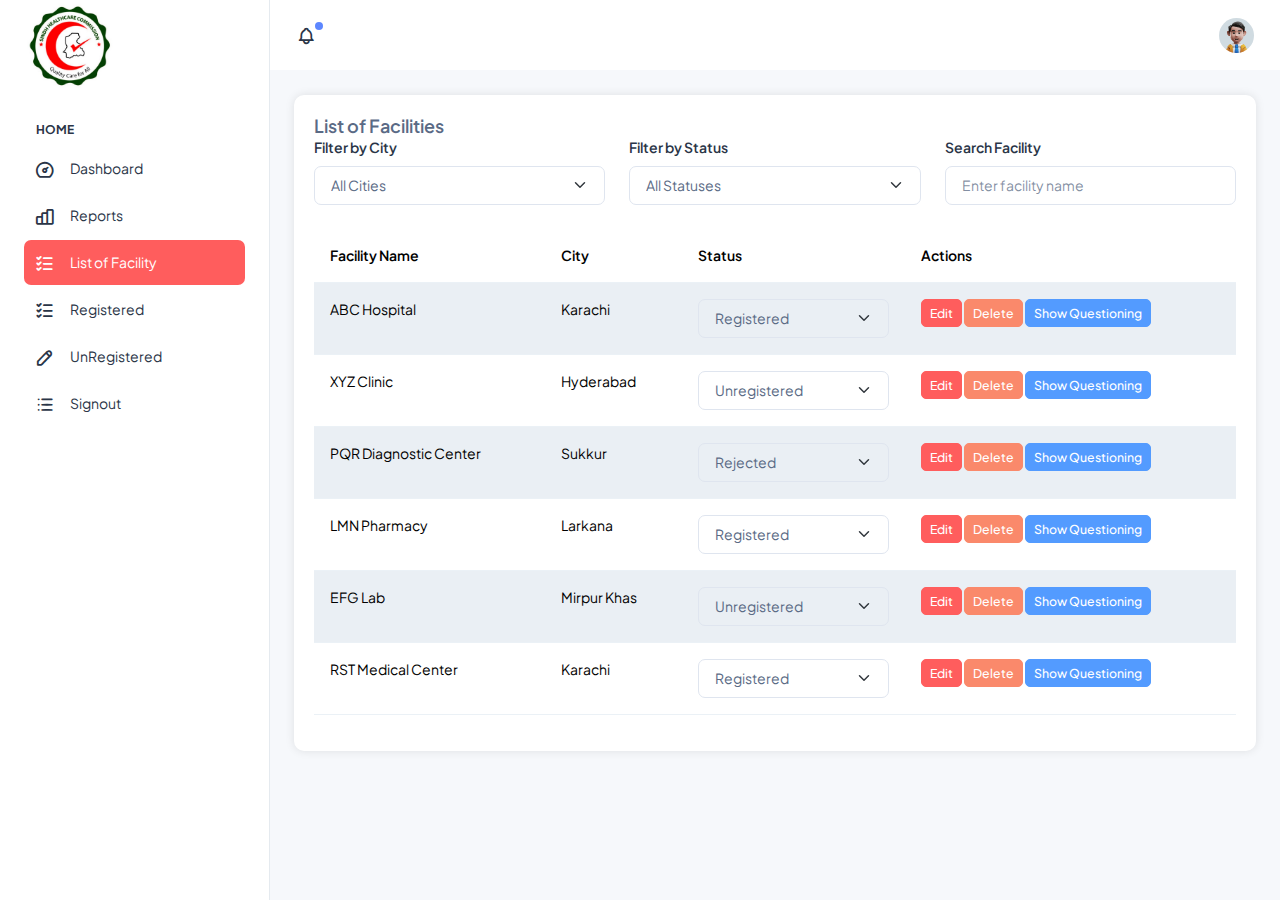
<file: facility.html>
<!doctype html>
<html lang="en">

<head>
  <meta charset="utf-8">
  <meta name="viewport" content="width=device-width, initial-scale=1">
  <title>List of Facilities - Sindh Healthcare Commission</title>
  <link rel="shortcut icon" type="image/png" href="assets/images/logos/favicon.png" />
  <link rel="stylesheet" href="assets/css/styles.min.css" />
  <style>
    .facility-card {
      background: #fff;
      padding: 20px;
      border-radius: 10px;
      box-shadow: 0 0 10px rgba(0, 0, 0, 0.1);
      margin-bottom: 20px;
    }

    .status-badge {
      padding: 5px 10px;
      border-radius: 20px;
      font-size: 12px;
      font-weight: 500;
    }

    .status-badge.registered {
      background: #d1fae5;
      color: #065f46;
    }

    .status-badge.unregistered {
      background: #fee2e2;
      color: #991b1b;
    }

    .status-badge.rejected {
      background: #fef3c7;
      color: #92400e;
    }

    .question-item {
      margin-bottom: 15px;
    }

    .question-item strong {
      display: block;
      margin-bottom: 5px;
    }

    .question-item p {
      margin: 0;
      padding-left: 20px;
      color: #555;
    }
  </style>
</head>

<body>
  <!--  Body Wrapper -->
  <div class="page-wrapper" id="main-wrapper" data-layout="vertical" data-navbarbg="skin6" data-sidebartype="full"
    data-sidebar-position="fixed" data-header-position="fixed">

    <!-- Sidebar Start -->
    <aside class="left-sidebar">
      <!-- Sidebar scroll-->
      <div>
        <div class="brand-logo d-flex align-items-center justify-content-between">
          <a href="./index.html" class="text-nowrap logo-img">
            <img style="height: 90px;" src="assets/images/logos/logo.png" alt="" />
          </a>
          <div class="close-btn d-xl-none d-block sidebartoggler cursor-pointer" id="sidebarCollapse">
            <i class="ti ti-x fs-6"></i>
          </div>
        </div>
        <!-- Sidebar navigation-->
        <nav class="sidebar-nav scroll-sidebar" data-simplebar="">
          <ul id="sidebarnav">
            <li class="nav-small-cap">
              <i class="ti ti-dots nav-small-cap-icon fs-4"></i>
              <span class="hide-menu">Home</span>
            </li>
            <li class="sidebar-item">
              <a class="sidebar-link" href="./index.html" aria-expanded="false">
                <i class="ti ti-dashboard"></i>
                <span class="hide-menu">Dashboard</span>
              </a>
            </li>
            <li class="sidebar-item">
              <a class="sidebar-link" href="./reporting.html" aria-expanded="false">
                <i class="ti ti-chart-bar"></i>
                <span class="hide-menu">Reports</span>
              </a>
            </li>
            <li class="sidebar-item">
              <a class="sidebar-link" href="./facility.html" aria-expanded="false">
                <i class="ti ti-list-check"></i>
                <span class="hide-menu">List of Facility</span>
              </a>
            </li>
            <li class="sidebar-item">
              <a class="sidebar-link" href="./registered.html" aria-expanded="false">
                <i class="ti ti-list-check"></i>
                <span class="hide-menu">Registered</span>
              </a>
            </li>
            <li class="sidebar-item">
              <a class="sidebar-link" href="./unregistered.html" aria-expanded="false">
                <i class="ti ti-pencil"></i>
                <span class="hide-menu">UnRegistered</span>
              </a>
            </li>
            <li class="sidebar-item">
              <a class="sidebar-link" href="authentication-login.html" aria-expanded="false">
                <i class="ti ti-list"></i>
                <span class="hide-menu">Signout</span>
              </a>
            </li>
          </ul>
          <!-- <div class="unlimited-access hide-menu bg-light-secondary position-relative mb-7 mt-5 rounded">
            <div class="d-flex">
              <div class="unlimited-access-title me-3">
                <h6 class="fw-semibold fs-4 mb-6 text-dark w-85">Sindh Healthcare Commission</h6>
                <a href="https://adminmart.com/product/modernize-bootstrap-5-admin-template/?ref=56" target="_blank"
                  class="btn btn-secondary fs-2 fw-semibold">Check</a>
              </div>
              <div class="unlimited-access-img">
                <img src="assets/images/backgrounds/rocket.png" alt="" class="img-fluid">
              </div>
            </div>
          </div> -->
        </nav>
        <!-- End Sidebar navigation -->
      </div>
      <!-- End Sidebar scroll-->
    </aside>
    <!--  Sidebar End -->
    <!--  Main wrapper -->
    <div class="body-wrapper">
      <!--  Header Start -->
      <header class="app-header">
        <nav class="navbar navbar-expand-lg navbar-light">
          <ul class="navbar-nav">
            <li class="nav-item d-block d-xl-none">
              <a class="nav-link sidebartoggler " id="headerCollapse" href="javascript:void(0)">
                <i class="ti ti-menu-2"></i>
              </a>
            </li>
            <li class="nav-item dropdown">
              <a class="nav-link " href="javascript:void(0)" id="drop1" data-bs-toggle="dropdown" aria-expanded="false">
                <i class="ti ti-bell"></i>
                <div class="notification bg-primary rounded-circle"></div>
              </a>
              <div class="dropdown-menu dropdown-menu-animate-up" aria-labelledby="drop1">
                <div class="message-body">
                  <a href="javascript:void(0)" class="dropdown-item">
                    Item 1
                  </a>
                  <a href="javascript:void(0)" class="dropdown-item">
                    Item 2
                  </a>
                </div>
              </div>
            </li>
          </ul>
          <div class="navbar-collapse justify-content-end px-0" id="navbarNav">
            <ul class="navbar-nav flex-row ms-auto align-items-center justify-content-end">
              <li class="nav-item dropdown">
                <a class="nav-link " href="javascript:void(0)" id="drop2" data-bs-toggle="dropdown"
                  aria-expanded="false">
                  <img src="assets/images/profile/user-1.jpg" alt="" width="35" height="35" class="rounded-circle">
                </a>
                <div class="dropdown-menu dropdown-menu-end dropdown-menu-animate-up" aria-labelledby="drop2">
                  <div class="message-body">
                    <a href="javascript:void(0)" class="d-flex align-items-center gap-2 dropdown-item">
                      <i class="ti ti-user fs-6"></i>
                      <p class="mb-0 fs-3">My Profile</p>
                    </a>
                    <a href="javascript:void(0)" class="d-flex align-items-center gap-2 dropdown-item">
                      <i class="ti ti-mail fs-6"></i>
                      <p class="mb-0 fs-3">My Account</p>
                    </a>
                    <a href="javascript:void(0)" class="d-flex align-items-center gap-2 dropdown-item">
                      <i class="ti ti-list-check fs-6"></i>
                      <p class="mb-0 fs-3">My Task</p>
                    </a>
                    <a href="./authentication-login.html" class="btn btn-outline-primary mx-3 mt-2 d-block">Logout</a>
                  </div>
                </div>
              </li>
            </ul>
          </div>
        </nav>
      </header>
      <!--  Header End -->
      <div class="body-wrapper-inner">
        <div class="container-fluid">
          <!--  Row 1 -->
          <div class="row">
            <div class="col-lg-12">
              <div class="facility-card">
                <h5 class="card-title fw-semibold">List of Facilities</h5>
                <div class="row mb-4">
                  <div class="col-md-4">
                    <label for="cityFilter" class="form-label">Filter by City</label>
                    <select class="form-select" id="cityFilter">
                      <option value="">All Cities</option>
                      <option value="Karachi">Karachi</option>
                      <option value="Hyderabad">Hyderabad</option>
                      <option value="Sukkur">Sukkur</option>
                      <option value="Larkana">Larkana</option>
                      <option value="Mirpur Khas">Mirpur Khas</option>
                    </select>
                  </div>
                  <div class="col-md-4">
                    <label for="statusFilter" class="form-label">Filter by Status</label>
                    <select class="form-select" id="statusFilter">
                      <option value="">All Statuses</option>
                      <option value="registered">Registered</option>
                      <option value="unregistered">Unregistered</option>
                      <option value="rejected">Rejected</option>
                    </select>
                  </div>
                  <div class="col-md-4">
                    <label for="searchFacility" class="form-label">Search Facility</label>
                    <input type="text" class="form-control" id="searchFacility" placeholder="Enter facility name">
                  </div>
                </div>
                <div class="table-responsive">
                  <table class="table table-striped">
                    <thead>
                      <tr>
                        <th>Facility Name</th>
                        <th>City</th>
                        <th>Status</th>
                        <th>Actions</th>
                      </tr>
                    </thead>
                    <tbody id="facilityTable">
                      <!-- Facility rows will be dynamically populated here -->
                    </tbody>
                  </table>
                </div>
              </div>
            </div>
          </div>
        </div>
      </div>
    </div>
  </div>

  <!-- Questioning Modal -->
  <div class="modal fade" id="questioningModal" tabindex="-1" aria-labelledby="questioningModalLabel" aria-hidden="true">
    <div class="modal-dialog modal-lg">
      <div class="modal-content">
        <div class="modal-header">
          <h5 class="modal-title" id="questioningModalLabel">Facility Questioning</h5>
          <button type="button" class="btn-close" data-bs-dismiss="modal" aria-label="Close"></button>
        </div>
        <div class="modal-body">
          <div id="questioningContent">
            <!-- Questions and answers will be dynamically populated here -->
          </div>
        </div>
        <div class="modal-footer">
          <button type="button" class="btn btn-secondary" data-bs-dismiss="modal">Close</button>
        </div>
      </div>
    </div>
  </div>

  <script src="assets/libs/jquery/dist/jquery.min.js"></script>
  <script src="assets/libs/bootstrap/dist/js/bootstrap.bundle.min.js"></script>
  <script src="assets/js/sidebarmenu.js"></script>
  <script src="assets/js/app.min.js"></script>
  <script>
    // Sample data for facilities
    const facilities = [
      { name: "ABC Hospital", city: "Karachi", status: "registered" },
      { name: "XYZ Clinic", city: "Hyderabad", status: "unregistered" },
      { name: "PQR Diagnostic Center", city: "Sukkur", status: "rejected" },
      { name: "LMN Pharmacy", city: "Larkana", status: "registered" },
      { name: "EFG Lab", city: "Mirpur Khas", status: "unregistered" },
      { name: "RST Medical Center", city: "Karachi", status: "registered" },
    ];

    // Sample data for questions and answers
    const questions = [
      { question: "What type of facility you want to register?", answer: "Tibb Matab" },
      { question: "What services are you providing at this facility?", answer: "Tibb OPD" },
      { question: "Who owns the facility? type", answer: "Private" },
      { question: "Who owns the facility? Name", answer: "Web berners" },
      { question: "Who manages the facility? Name", answer: "Asharib" },
      { question: "Who manages the facility? Designation", answer: "Manager" },
      { question: "Who manages the facility? Managment category", answer: "Manager" },
      { question: "What is the service level category?", answer: "Primary (OPD / Ambulatory / No In-Patient)  " },
      { question: "What is the operational level category?", answer: "Ambulatory Care & In-Patient"  },
      { question: "How many beds are there in this facility?", answer: "" },
      { question: "", answer: "" },      
    ];

    // Function to render facilities table
    function renderFacilities(filteredFacilities) {
      const tableBody = document.getElementById("facilityTable");
      tableBody.innerHTML = "";

      filteredFacilities.forEach(facility => {
        const row = document.createElement("tr");
        row.innerHTML = `
          <td>${facility.name}</td>
          <td>${facility.city}</td>
          <td>
            <select class="form-select status-select" data-facility="${facility.name}">
              <option value="registered" ${facility.status === "registered" ? "selected" : ""}>Registered</option>
              <option value="unregistered" ${facility.status === "unregistered" ? "selected" : ""}>Unregistered</option>
              <option value="rejected" ${facility.status === "rejected" ? "selected" : ""}>Rejected</option>
            </select>
          </td>
          <td>
            <button class="btn btn-sm btn-primary">Edit</button>
            <button class="btn btn-sm btn-danger">Delete</button>
            <button class="btn btn-sm btn-info show-questioning" data-bs-toggle="modal" data-bs-target="#questioningModal">Show Questioning</button>
          </td>
        `;
        tableBody.appendChild(row);
      });

      // Add event listeners for status dropdowns
      document.querySelectorAll(".status-select").forEach(select => {
        select.addEventListener("change", function () {
          const facilityName = this.getAttribute("data-facility");
          const newStatus = this.value;
          updateFacilityStatus(facilityName, newStatus);
        });
      });

      // Add event listeners for "Show Questioning" buttons
      document.querySelectorAll(".show-questioning").forEach(button => {
        button.addEventListener("click", function () {
          const facilityName = this.closest("tr").querySelector("td").innerText;
          showQuestioning(facilityName);
        });
      });
    }

    // Function to update facility status
    function updateFacilityStatus(facilityName, newStatus) {
      const facility = facilities.find(f => f.name === facilityName);
      if (facility) {
        facility.status = newStatus;
        alert(`Status updated for ${facilityName}: ${newStatus}`);
      }
    }

    // Function to show questioning modal
    function showQuestioning(facilityName) {
      const questioningContent = document.getElementById("questioningContent");
      questioningContent.innerHTML = `
        <h6>Facility: ${facilityName}</h6>
        ${questions.map((q, index) => `
          <div class="question-item">
            <strong>Q${index + 1}: ${q.question}</strong>
            <p>A: ${q.answer}</p>
          </div>
        `).join("")}
      `;
    }

    // Function to filter facilities
    function filterFacilities() {
      const cityFilter = document.getElementById("cityFilter").value.toLowerCase();
      const statusFilter = document.getElementById("statusFilter").value.toLowerCase();
      const searchQuery = document.getElementById("searchFacility").value.toLowerCase();

      const filteredFacilities = facilities.filter(facility => {
        const matchesCity = cityFilter ? facility.city.toLowerCase() === cityFilter : true;
        const matchesStatus = statusFilter ? facility.status === statusFilter : true;
        const matchesSearch = searchQuery ? facility.name.toLowerCase().includes(searchQuery) : true;

        return matchesCity && matchesStatus && matchesSearch;
      });

      renderFacilities(filteredFacilities);
    }

    // Initial render
    renderFacilities(facilities);

    // Add event listeners for filters
    document.getElementById("cityFilter").addEventListener("change", filterFacilities);
    document.getElementById("statusFilter").addEventListener("change", filterFacilities);
    document.getElementById("searchFacility").addEventListener("input", filterFacilities);
  </script>
</body>

</html>
</file>
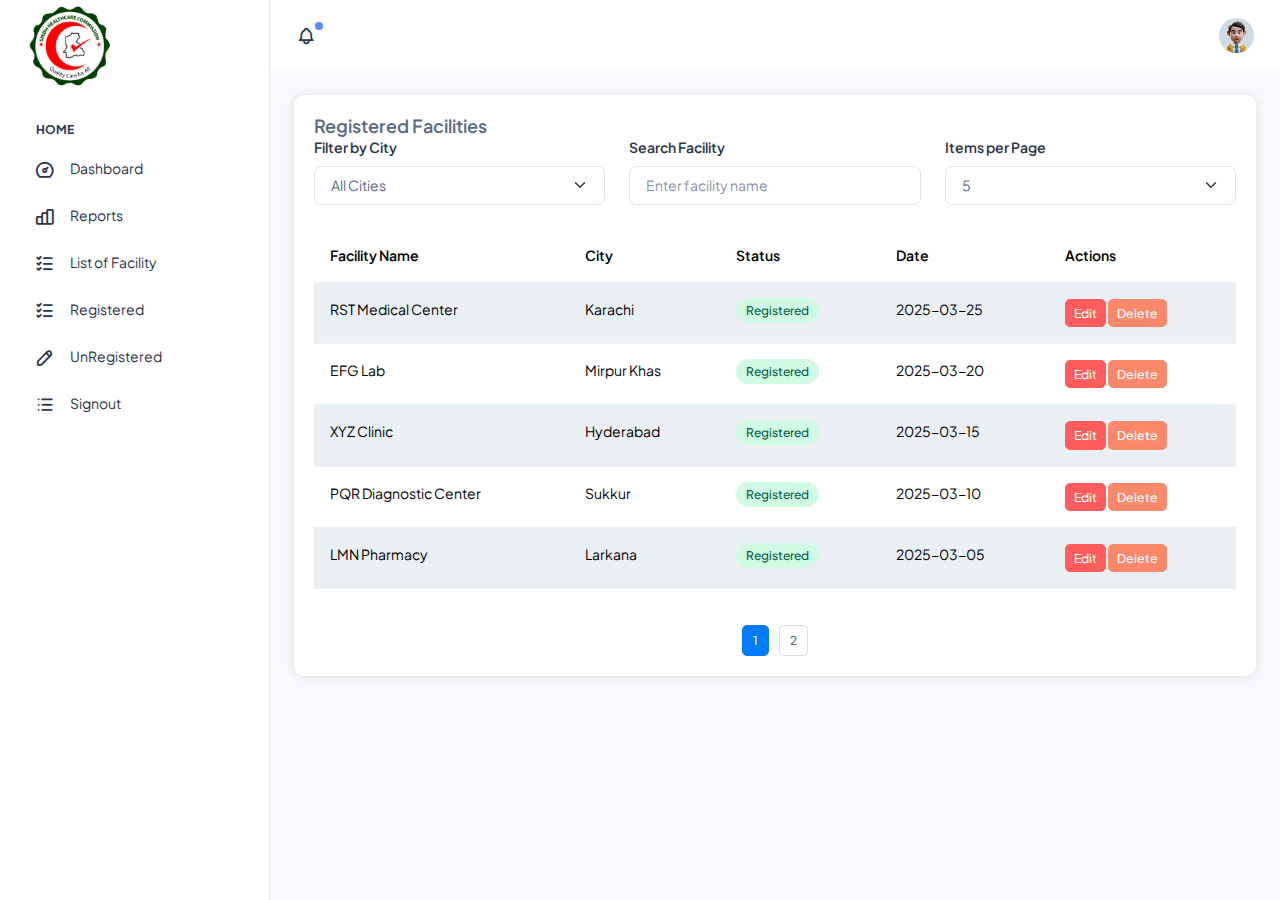
<file: Registered.html>
<!doctype html>
<html lang="en">

<head>
  <meta charset="utf-8">
  <meta name="viewport" content="width=device-width, initial-scale=1">
  <title>Registered Facilities - Sindh Healthcare Commission</title>
  <link rel="shortcut icon" type="image/png" href="assets/images/logos/favicon.png" />
  <link rel="stylesheet" href="assets/css/styles.min.css" />
  <style>
    .facility-card {
      background: #fff;
      padding: 20px;
      border-radius: 10px;
      box-shadow: 0 0 10px rgba(0, 0, 0, 0.1);
      margin-bottom: 20px;
    }

    .status-badge {
      padding: 5px 10px;
      border-radius: 20px;
      font-size: 12px;
      font-weight: 500;
    }

    .status-badge.registered {
      background: #d1fae5;
      color: #065f46;
    }

    .pagination {
      display: flex;
      justify-content: center;
      margin-top: 20px;
    }

    .pagination button {
      margin: 0 5px;
      padding: 5px 10px;
      border: 1px solid #ddd;
      background: #fff;
      cursor: pointer;
    }

    .pagination button.active {
      background: #007bff;
      color: #fff;
      border-color: #007bff;
    }
  </style>
</head>

<body>
  <!--  Body Wrapper -->
  <div class="page-wrapper" id="main-wrapper" data-layout="vertical" data-navbarbg="skin6" data-sidebartype="full"
    data-sidebar-position="fixed" data-header-position="fixed">

    <!-- Sidebar Start -->
    <aside class="left-sidebar">
      <!-- Sidebar scroll-->
      <div>
        <div class="brand-logo d-flex align-items-center justify-content-between">
          <a href="./index.html" class="text-nowrap logo-img">
            <img style="height: 90px;" src="assets/images/logos/logo.png" alt="" />
          </a>
          <div class="close-btn d-xl-none d-block sidebartoggler cursor-pointer" id="sidebarCollapse">
            <i class="ti ti-x fs-6"></i>
          </div>
        </div>
        <!-- Sidebar navigation-->
        <nav class="sidebar-nav scroll-sidebar" data-simplebar="">
          <ul id="sidebarnav">
            <li class="nav-small-cap">
              <i class="ti ti-dots nav-small-cap-icon fs-4"></i>
              <span class="hide-menu">Home</span>
            </li>
            <li class="sidebar-item">
              <a class="sidebar-link" href="./index.html" aria-expanded="false">
                <i class="ti ti-dashboard"></i>
                <span class="hide-menu">Dashboard</span>
              </a>
            </li>
            <li class="sidebar-item">
              <a class="sidebar-link" href="./reporting.html" aria-expanded="false">
                <i class="ti ti-chart-bar"></i>
                <span class="hide-menu">Reports</span>
              </a>
            </li>
            <li class="sidebar-item">
              <a class="sidebar-link" href="./facility.html" aria-expanded="false">
                <i class="ti ti-list-check"></i>
                <span class="hide-menu">List of Facility</span>
              </a>
            </li>
            <li class="sidebar-item">
              <a class="sidebar-link" href="./registered.html" aria-expanded="false">
                <i class="ti ti-list-check"></i>
                <span class="hide-menu">Registered</span>
              </a>
            </li>
            <li class="sidebar-item">
              <a class="sidebar-link" href="./unregistered.html" aria-expanded="false">
                <i class="ti ti-pencil"></i>
                <span class="hide-menu">UnRegistered</span>
              </a>
            </li>
            <li class="sidebar-item">
              <a class="sidebar-link" href="authentication-login.html" aria-expanded="false">
                <i class="ti ti-list"></i>
                <span class="hide-menu">Signout</span>
              </a>
            </li>
          </ul>
          <!-- <div class="unlimited-access hide-menu bg-light-secondary position-relative mb-7 mt-5 rounded">
            <div class="d-flex">
              <div class="unlimited-access-title me-3">
                <h6 class="fw-semibold fs-4 mb-6 text-dark w-85">Sindh Healthcare Commission</h6>
                <a href="https://adminmart.com/product/modernize-bootstrap-5-admin-template/?ref=56" target="_blank"
                  class="btn btn-secondary fs-2 fw-semibold">Check</a>
              </div>
              <div class="unlimited-access-img">
                <img src="assets/images/backgrounds/rocket.png" alt="" class="img-fluid">
              </div>
            </div>
          </div> -->
        </nav>
        <!-- End Sidebar navigation -->
      </div>
      <!-- End Sidebar scroll-->
    </aside>
    <!--  Sidebar End -->
    <!--  Main wrapper -->
    <div class="body-wrapper">
      <!--  Header Start -->
      <header class="app-header">
        <nav class="navbar navbar-expand-lg navbar-light">
          <ul class="navbar-nav">
            <li class="nav-item d-block d-xl-none">
              <a class="nav-link sidebartoggler " id="headerCollapse" href="javascript:void(0)">
                <i class="ti ti-menu-2"></i>
              </a>
            </li>
            <li class="nav-item dropdown">
              <a class="nav-link " href="javascript:void(0)" id="drop1" data-bs-toggle="dropdown" aria-expanded="false">
                <i class="ti ti-bell"></i>
                <div class="notification bg-primary rounded-circle"></div>
              </a>
              <div class="dropdown-menu dropdown-menu-animate-up" aria-labelledby="drop1">
                <div class="message-body">
                  <a href="javascript:void(0)" class="dropdown-item">
                    Item 1
                  </a>
                  <a href="javascript:void(0)" class="dropdown-item">
                    Item 2
                  </a>
                </div>
              </div>
            </li>
          </ul>
          <div class="navbar-collapse justify-content-end px-0" id="navbarNav">
            <ul class="navbar-nav flex-row ms-auto align-items-center justify-content-end">
              <li class="nav-item dropdown">
                <a class="nav-link " href="javascript:void(0)" id="drop2" data-bs-toggle="dropdown"
                  aria-expanded="false">
                  <img src="assets/images/profile/user-1.jpg" alt="" width="35" height="35" class="rounded-circle">
                </a>
                <div class="dropdown-menu dropdown-menu-end dropdown-menu-animate-up" aria-labelledby="drop2">
                  <div class="message-body">
                    <a href="javascript:void(0)" class="d-flex align-items-center gap-2 dropdown-item">
                      <i class="ti ti-user fs-6"></i>
                      <p class="mb-0 fs-3">My Profile</p>
                    </a>
                    <a href="javascript:void(0)" class="d-flex align-items-center gap-2 dropdown-item">
                      <i class="ti ti-mail fs-6"></i>
                      <p class="mb-0 fs-3">My Account</p>
                    </a>
                    <a href="javascript:void(0)" class="d-flex align-items-center gap-2 dropdown-item">
                      <i class="ti ti-list-check fs-6"></i>
                      <p class="mb-0 fs-3">My Task</p>
                    </a>
                    <a href="./authentication-login.html" class="btn btn-outline-primary mx-3 mt-2 d-block">Logout</a>
                  </div>
                </div>
              </li>
            </ul>
          </div>
        </nav>
      </header>
      <!--  Header End -->
      <div class="body-wrapper-inner">
        <div class="container-fluid">
          <!--  Row 1 -->
          <div class="row">
            <div class="col-lg-12">
              <div class="facility-card">
                <h5 class="card-title fw-semibold">Registered Facilities</h5>
                <div class="row mb-4">
                  <div class="col-md-4">
                    <label for="cityFilter" class="form-label">Filter by City</label>
                    <select class="form-select" id="cityFilter">
                      <option value="">All Cities</option>
                      <option value="Karachi">Karachi</option>
                      <option value="Hyderabad">Hyderabad</option>
                      <option value="Sukkur">Sukkur</option>
                      <option value="Larkana">Larkana</option>
                      <option value="Mirpur Khas">Mirpur Khas</option>
                    </select>
                  </div>
                  <div class="col-md-4">
                    <label for="searchFacility" class="form-label">Search Facility</label>
                    <input type="text" class="form-control" id="searchFacility" placeholder="Enter facility name">
                  </div>
                  <div class="col-md-4">
                    <label for="itemsPerPage" class="form-label">Items per Page</label>
                    <select class="form-select" id="itemsPerPage">
                      <option value="5">5</option>
                      <option value="10">10</option>
                      <option value="20">20</option>
                      <option value="50">50</option>
                    </select>
                  </div>
                </div>
                <div class="table-responsive">
                  <table class="table table-striped">
                    <thead>
                      <tr>
                        <th>Facility Name</th>
                        <th>City</th>
                        <th>Status</th>
                        <th>Date</th>
                        <th>Actions</th>
                      </tr>
                    </thead>
                    <tbody id="facilityTable">
                      <!-- Facility rows will be dynamically populated here -->
                    </tbody>
                  </table>
                </div>
                <div class="pagination" id="pagination">
                  <!-- Pagination buttons will be dynamically populated here -->
                </div>
              </div>
            </div>
          </div>
        </div>
      </div>
    </div>
  </div>

  <script src="assets/libs/jquery/dist/jquery.min.js"></script>
  <script src="assets/libs/bootstrap/dist/js/bootstrap.bundle.min.js"></script>
  <script src="assets/js/sidebarmenu.js"></script>
  <script src="assets/js/app.min.js"></script>
  <script>
    // Sample data for facilities
    const facilities = [
      { name: "ABC Hospital", city: "Karachi", status: "registered", date: "2025-03-01" },
      { name: "XYZ Clinic", city: "Hyderabad", status: "registered", date: "2025-03-15" },
      { name: "PQR Diagnostic Center", city: "Sukkur", status: "registered", date: "2025-03-10" },
      { name: "LMN Pharmacy", city: "Larkana", status: "registered", date: "2025-03-05" },
      { name: "EFG Lab", city: "Mirpur Khas", status: "registered", date: "2025-03-20" },
      { name: "RST Medical Center", city: "Karachi", status: "registered", date: "2025-03-25" },
      // Add more facilities as needed
    ];

    // Pagination variables
    let currentPage = 1;
    let itemsPerPage = 5;

    // Function to render facilities table
    function renderFacilities(filteredFacilities, page = 1) {
      const tableBody = document.getElementById("facilityTable");
      tableBody.innerHTML = "";

      // Sort facilities by date (newest first)
      filteredFacilities.sort((a, b) => new Date(b.date) - new Date(a.date));

      // Calculate pagination
      const startIndex = (page - 1) * itemsPerPage;
      const endIndex = startIndex + itemsPerPage;
      const paginatedFacilities = filteredFacilities.slice(startIndex, endIndex);

      // Render rows
      paginatedFacilities.forEach(facility => {
        const row = document.createElement("tr");
        row.innerHTML = `
          <td>${facility.name}</td>
          <td>${facility.city}</td>
          <td>
            <span class="status-badge registered">Registered</span>
          </td>
          <td>${facility.date}</td>
          <td>
            <button class="btn btn-sm btn-primary">Edit</button>
            <button class="btn btn-sm btn-danger">Delete</button>
          </td>
        `;
        tableBody.appendChild(row);
      });

      // Render pagination
      renderPagination(filteredFacilities.length, page);
    }

    // Function to render pagination
    function renderPagination(totalItems, currentPage) {
      const paginationDiv = document.getElementById("pagination");
      paginationDiv.innerHTML = "";

      const totalPages = Math.ceil(totalItems / itemsPerPage);

      for (let i = 1; i <= totalPages; i++) {
        const button = document.createElement("button");
        button.innerText = i;
        button.classList.add("btn", "btn-sm");
        if (i === currentPage) {
          button.classList.add("active");
        }
        button.addEventListener("click", () => {
          currentPage = i;
          filterFacilities();
        });
        paginationDiv.appendChild(button);
      }
    }

    // Function to filter facilities
    function filterFacilities() {
      const cityFilter = document.getElementById("cityFilter").value.toLowerCase();
      const searchQuery = document.getElementById("searchFacility").value.toLowerCase();

      const filteredFacilities = facilities.filter(facility => {
        const matchesCity = cityFilter ? facility.city.toLowerCase() === cityFilter : true;
        const matchesSearch = searchQuery ? facility.name.toLowerCase().includes(searchQuery) : true;

        return matchesCity && matchesSearch;
      });

      renderFacilities(filteredFacilities, currentPage);
    }

    // Initial render
    filterFacilities();

    // Add event listeners for filters
    document.getElementById("cityFilter").addEventListener("change", filterFacilities);
    document.getElementById("searchFacility").addEventListener("input", filterFacilities);
    document.getElementById("itemsPerPage").addEventListener("change", function () {
      itemsPerPage = parseInt(this.value);
      filterFacilities();
    });
  </script>
</body>

</html>
</file>
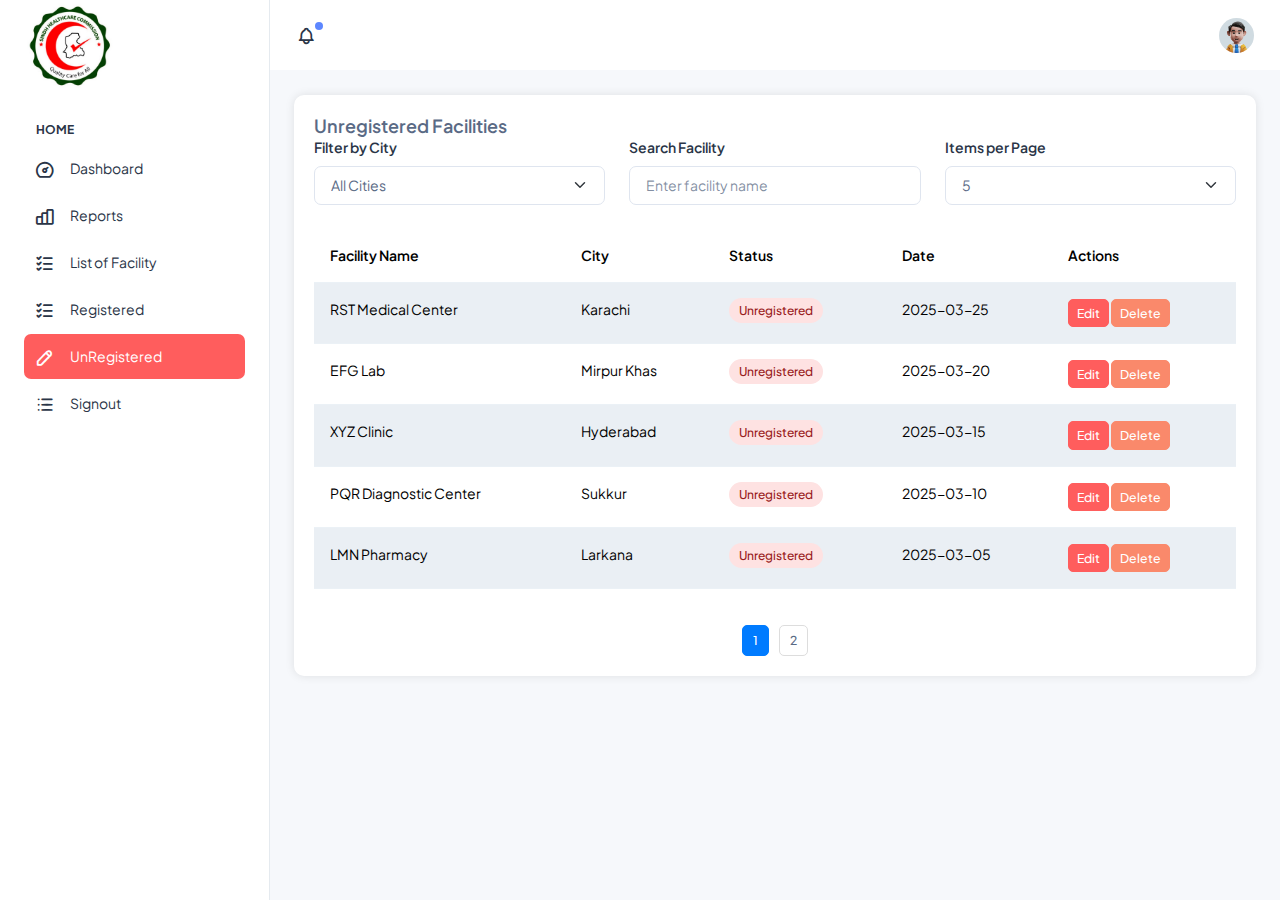
<file: unregistered.html>
<!doctype html>
<html lang="en">

<head>
  <meta charset="utf-8">
  <meta name="viewport" content="width=device-width, initial-scale=1">
  <title>Unregistered Facilities - Sindh Healthcare Commission</title>
  <link rel="shortcut icon" type="image/png" href="assets/images/logos/favicon.png" />
  <link rel="stylesheet" href="assets/css/styles.min.css" />
  <style>
    .facility-card {
      background: #fff;
      padding: 20px;
      border-radius: 10px;
      box-shadow: 0 0 10px rgba(0, 0, 0, 0.1);
      margin-bottom: 20px;
    }

    .status-badge {
      padding: 5px 10px;
      border-radius: 20px;
      font-size: 12px;
      font-weight: 500;
    }

    .status-badge.unregistered {
      background: #fee2e2;
      color: #991b1b;
    }

    .pagination {
      display: flex;
      justify-content: center;
      margin-top: 20px;
    }

    .pagination button {
      margin: 0 5px;
      padding: 5px 10px;
      border: 1px solid #ddd;
      background: #fff;
      cursor: pointer;
    }

    .pagination button.active {
      background: #007bff;
      color: #fff;
      border-color: #007bff;
    }
  </style>
</head>

<body>
  <!--  Body Wrapper -->
  <div class="page-wrapper" id="main-wrapper" data-layout="vertical" data-navbarbg="skin6" data-sidebartype="full"
    data-sidebar-position="fixed" data-header-position="fixed">

    <!-- Sidebar Start -->
    <aside class="left-sidebar">
      <!-- Sidebar scroll-->
      <div>
        <div class="brand-logo d-flex align-items-center justify-content-between">
          <a href="./index.html" class="text-nowrap logo-img">
            <img style="height: 90px;" src="assets/images/logos/logo.png" alt="" />
          </a>
          <div class="close-btn d-xl-none d-block sidebartoggler cursor-pointer" id="sidebarCollapse">
            <i class="ti ti-x fs-6"></i>
          </div>
        </div>
        <!-- Sidebar navigation-->
        <nav class="sidebar-nav scroll-sidebar" data-simplebar="">
          <ul id="sidebarnav">
            <li class="nav-small-cap">
              <i class="ti ti-dots nav-small-cap-icon fs-4"></i>
              <span class="hide-menu">Home</span>
            </li>
            <li class="sidebar-item">
              <a class="sidebar-link" href="./index.html" aria-expanded="false">
                <i class="ti ti-dashboard"></i>
                <span class="hide-menu">Dashboard</span>
              </a>
            </li>
            <li class="sidebar-item">
              <a class="sidebar-link" href="./reporting.html" aria-expanded="false">
                <i class="ti ti-chart-bar"></i>
                <span class="hide-menu">Reports</span>
              </a>
            </li>
            <li class="sidebar-item">
              <a class="sidebar-link" href="./facility.html" aria-expanded="false">
                <i class="ti ti-list-check"></i>
                <span class="hide-menu">List of Facility</span>
              </a>
            </li>
            <li class="sidebar-item">
              <a class="sidebar-link" href="./registered.html" aria-expanded="false">
                <i class="ti ti-list-check"></i>
                <span class="hide-menu">Registered</span>
              </a>
            </li>
            <li class="sidebar-item">
              <a class="sidebar-link" href="./unregistered.html" aria-expanded="false">
                <i class="ti ti-pencil"></i>
                <span class="hide-menu">UnRegistered</span>
              </a>
            </li>
            <li class="sidebar-item">
              <a class="sidebar-link" href="authentication-login.html" aria-expanded="false">
                <i class="ti ti-list"></i>
                <span class="hide-menu">Signout</span>
              </a>
            </li>
          </ul>
          <!-- <div class="unlimited-access hide-menu bg-light-secondary position-relative mb-7 mt-5 rounded">
            <div class="d-flex">
              <div class="unlimited-access-title me-3">
                <h6 class="fw-semibold fs-4 mb-6 text-dark w-85">Sindh Healthcare Commission</h6>
                <a href="https://adminmart.com/product/modernize-bootstrap-5-admin-template/?ref=56" target="_blank"
                  class="btn btn-secondary fs-2 fw-semibold">Check</a>
              </div>
              <div class="unlimited-access-img">
                <img src="assets/images/backgrounds/rocket.png" alt="" class="img-fluid">
              </div>
            </div>
          </div> -->
        </nav>
        <!-- End Sidebar navigation -->
      </div>
      <!-- End Sidebar scroll-->
    </aside>
    <!--  Sidebar End -->
    <!--  Main wrapper -->
    <div class="body-wrapper">
      <!--  Header Start -->
      <header class="app-header">
        <nav class="navbar navbar-expand-lg navbar-light">
          <ul class="navbar-nav">
            <li class="nav-item d-block d-xl-none">
              <a class="nav-link sidebartoggler " id="headerCollapse" href="javascript:void(0)">
                <i class="ti ti-menu-2"></i>
              </a>
            </li>
            <li class="nav-item dropdown">
              <a class="nav-link " href="javascript:void(0)" id="drop1" data-bs-toggle="dropdown" aria-expanded="false">
                <i class="ti ti-bell"></i>
                <div class="notification bg-primary rounded-circle"></div>
              </a>
              <div class="dropdown-menu dropdown-menu-animate-up" aria-labelledby="drop1">
                <div class="message-body">
                  <a href="javascript:void(0)" class="dropdown-item">
                    Item 1
                  </a>
                  <a href="javascript:void(0)" class="dropdown-item">
                    Item 2
                  </a>
                </div>
              </div>
            </li>
          </ul>
          <div class="navbar-collapse justify-content-end px-0" id="navbarNav">
            <ul class="navbar-nav flex-row ms-auto align-items-center justify-content-end">
              <li class="nav-item dropdown">
                <a class="nav-link " href="javascript:void(0)" id="drop2" data-bs-toggle="dropdown"
                  aria-expanded="false">
                  <img src="assets/images/profile/user-1.jpg" alt="" width="35" height="35" class="rounded-circle">
                </a>
                <div class="dropdown-menu dropdown-menu-end dropdown-menu-animate-up" aria-labelledby="drop2">
                  <div class="message-body">
                    <a href="javascript:void(0)" class="d-flex align-items-center gap-2 dropdown-item">
                      <i class="ti ti-user fs-6"></i>
                      <p class="mb-0 fs-3">My Profile</p>
                    </a>
                    <a href="javascript:void(0)" class="d-flex align-items-center gap-2 dropdown-item">
                      <i class="ti ti-mail fs-6"></i>
                      <p class="mb-0 fs-3">My Account</p>
                    </a>
                    <a href="javascript:void(0)" class="d-flex align-items-center gap-2 dropdown-item">
                      <i class="ti ti-list-check fs-6"></i>
                      <p class="mb-0 fs-3">My Task</p>
                    </a>
                    <a href="./authentication-login.html" class="btn btn-outline-primary mx-3 mt-2 d-block">Logout</a>
                  </div>
                </div>
              </li>
            </ul>
          </div>
        </nav>
      </header>
      <!--  Header End -->
      <div class="body-wrapper-inner">
        <div class="container-fluid">
          <!--  Row 1 -->
          <div class="row">
            <div class="col-lg-12">
              <div class="facility-card">
                <h5 class="card-title fw-semibold">Unregistered Facilities</h5>
                <div class="row mb-4">
                  <div class="col-md-4">
                    <label for="cityFilter" class="form-label">Filter by City</label>
                    <select class="form-select" id="cityFilter">
                      <option value="">All Cities</option>
                      <option value="Karachi">Karachi</option>
                      <option value="Hyderabad">Hyderabad</option>
                      <option value="Sukkur">Sukkur</option>
                      <option value="Larkana">Larkana</option>
                      <option value="Mirpur Khas">Mirpur Khas</option>
                    </select>
                  </div>
                  <div class="col-md-4">
                    <label for="searchFacility" class="form-label">Search Facility</label>
                    <input type="text" class="form-control" id="searchFacility" placeholder="Enter facility name">
                  </div>
                  <div class="col-md-4">
                    <label for="itemsPerPage" class="form-label">Items per Page</label>
                    <select class="form-select" id="itemsPerPage">
                      <option value="5">5</option>
                      <option value="10">10</option>
                      <option value="20">20</option>
                      <option value="50">50</option>
                    </select>
                  </div>
                </div>
                <div class="table-responsive">
                  <table class="table table-striped">
                    <thead>
                      <tr>
                        <th>Facility Name</th>
                        <th>City</th>
                        <th>Status</th>
                        <th>Date</th>
                        <th>Actions</th>
                      </tr>
                    </thead>
                    <tbody id="facilityTable">
                      <!-- Facility rows will be dynamically populated here -->
                    </tbody>
                  </table>
                </div>
                <div class="pagination" id="pagination">
                  <!-- Pagination buttons will be dynamically populated here -->
                </div>
              </div>
            </div>
          </div>
        </div>
      </div>
    </div>
  </div>

  <script src="assets/libs/jquery/dist/jquery.min.js"></script>
  <script src="assets/libs/bootstrap/dist/js/bootstrap.bundle.min.js"></script>
  <script src="assets/js/sidebarmenu.js"></script>
  <script src="assets/js/app.min.js"></script>
  <script>
    // Sample data for facilities
    const facilities = [
      { name: "ABC Hospital", city: "Karachi", status: "unregistered", date: "2025-03-01" },
      { name: "XYZ Clinic", city: "Hyderabad", status: "unregistered", date: "2025-03-15" },
      { name: "PQR Diagnostic Center", city: "Sukkur", status: "unregistered", date: "2025-03-10" },
      { name: "LMN Pharmacy", city: "Larkana", status: "unregistered", date: "2025-03-05" },
      { name: "EFG Lab", city: "Mirpur Khas", status: "unregistered", date: "2025-03-20" },
      { name: "RST Medical Center", city: "Karachi", status: "unregistered", date: "2025-03-25" },
      // Add more facilities as needed
    ];

    // Pagination variables
    let currentPage = 1;
    let itemsPerPage = 5;

    // Function to render facilities table
    function renderFacilities(filteredFacilities, page = 1) {
      const tableBody = document.getElementById("facilityTable");
      tableBody.innerHTML = "";

      // Sort facilities by date (newest first)
      filteredFacilities.sort((a, b) => new Date(b.date) - new Date(a.date));

      // Calculate pagination
      const startIndex = (page - 1) * itemsPerPage;
      const endIndex = startIndex + itemsPerPage;
      const paginatedFacilities = filteredFacilities.slice(startIndex, endIndex);

      // Render rows
      paginatedFacilities.forEach(facility => {
        const row = document.createElement("tr");
        row.innerHTML = `
          <td>${facility.name}</td>
          <td>${facility.city}</td>
          <td>
            <span class="status-badge unregistered">Unregistered</span>
          </td>
          <td>${facility.date}</td>
          <td>
            <button class="btn btn-sm btn-primary">Edit</button>
            <button class="btn btn-sm btn-danger">Delete</button>
          </td>
        `;
        tableBody.appendChild(row);
      });

      // Render pagination
      renderPagination(filteredFacilities.length, page);
    }

    // Function to render pagination
    function renderPagination(totalItems, currentPage) {
      const paginationDiv = document.getElementById("pagination");
      paginationDiv.innerHTML = "";

      const totalPages = Math.ceil(totalItems / itemsPerPage);

      for (let i = 1; i <= totalPages; i++) {
        const button = document.createElement("button");
        button.innerText = i;
        button.classList.add("btn", "btn-sm");
        if (i === currentPage) {
          button.classList.add("active");
        }
        button.addEventListener("click", () => {
          currentPage = i;
          filterFacilities();
        });
        paginationDiv.appendChild(button);
      }
    }

    // Function to filter facilities
    function filterFacilities() {
      const cityFilter = document.getElementById("cityFilter").value.toLowerCase();
      const searchQuery = document.getElementById("searchFacility").value.toLowerCase();

      const filteredFacilities = facilities.filter(facility => {
        const matchesCity = cityFilter ? facility.city.toLowerCase() === cityFilter : true;
        const matchesSearch = searchQuery ? facility.name.toLowerCase().includes(searchQuery) : true;

        return matchesCity && matchesSearch;
      });

      renderFacilities(filteredFacilities, currentPage);
    }

    // Initial render
    filterFacilities();

    // Add event listeners for filters
    document.getElementById("cityFilter").addEventListener("change", filterFacilities);
    document.getElementById("searchFacility").addEventListener("input", filterFacilities);
    document.getElementById("itemsPerPage").addEventListener("change", function () {
      itemsPerPage = parseInt(this.value);
      filterFacilities();
    });
  </script>
</body>

</html>
</file>
<file: assets/css/styles.min.css>
@charset "UTF-8";
@import url("https://fonts.googleapis.com/css2?family=Plus+Jakarta+Sans:wght@200;300;400;500;600;700;800&display=swap");
/*!
 * Bootstrap  v5.3.3 (https://getbootstrap.com/)
 * Copyright 2011-2024 The Bootstrap Authors
 * Licensed under MIT (https://github.com/twbs/bootstrap/blob/main/LICENSE)
 */
@import "../libs/simplebar/dist/simplebar.css";
@import "../css/icons/tabler-icons/tabler-icons.css";
:root,
[data-bs-theme=light] {
  --bs-blue: #ff5d5d;
  --bs-indigo: #6610f2;
  --bs-purple: #6f42c1;
  --bs-pink: #d63384;
  --bs-red: #FA896B;
  --bs-orange: #fd7e14;
  --bs-yellow: #FFAE1F;
  --bs-green: #13DEB9;
  --bs-teal: #20c997;
  --bs-cyan: #539BFF;
  --bs-black: #000;
  --bs-white: #fff;
  --bs-gray: #2A3547;
  --bs-gray-dark: #343a40;
  --bs-gray-100: #F6F9FC;
  --bs-gray-200: #EAEFF4;
  --bs-gray-300: #DFE5EF;
  --bs-gray-400: #7C8FAC;
  --bs-gray-500: #5A6A85;
  --bs-gray-600: #2A3547;
  --bs-gray-700: #495057;
  --bs-gray-800: #343a40;
  --bs-gray-900: #212529;
  --bs-primary: #ff5d5d;
  /* --bs-primary: #ff5d5d; */
  --bs-secondary: #49BEFF;
  --bs-success: #13DEB9;
  --bs-info: #539BFF;
  --bs-warning: #FFAE1F;
  --bs-danger: #FA896B;
  --bs-light: #F6F9FC;
  --bs-dark: #2A3547;
  --bs-muted: #5A6A85;
  --bs-indigo: #6610f2;
  --bs-light-primary: #ECF2FF;
  --bs-light-secondary: #E8F7FF;
  --bs-light-info: #EBF3FE;
  --bs-light-success: #E6FFFA;
  --bs-light-warning: #FEF5E5;
  --bs-light-danger: #FBF2EF;
  --bs-light-indigo: #EBF3FE;
  --bs-dark-light: #2A3547;
  --bs-light-gray: #F6F9FC;
  --bs-primary-rgb: 93, 135, 255;
  --bs-secondary-rgb: 73, 190, 255;
  --bs-success-rgb: 19, 222, 185;
  --bs-info-rgb: 83, 155, 255;
  --bs-warning-rgb: 255, 174, 31;
  --bs-danger-rgb: 250, 137, 107;
  --bs-light-rgb: 246, 249, 252;
  --bs-dark-rgb: 42, 53, 71;
  --bs-muted-rgb: 90, 106, 133;
  --bs-indigo-rgb: 102, 16, 242;
  --bs-light-primary-rgb: 236, 242, 255;
  --bs-light-secondary-rgb: 126, 255, 132;
  /* --bs-light-secondary-rgb: 232, 247, 255; */
  --bs-light-info-rgb: 235, 243, 254;
  --bs-light-success-rgb: 230, 255, 250;
  --bs-light-warning-rgb: 254, 245, 229;
  --bs-light-danger-rgb: 251, 242, 239;
  --bs-light-indigo-rgb: 235, 243, 254;
  --bs-dark-light-rgb: 42, 53, 71;
  --bs-light-gray-rgb: 246, 249, 252;
  --bs-primary-text-emphasis: rgb(37.2, 54, 102);
  --bs-secondary-text-emphasis: rgb(29.2, 76, 102);
  --bs-success-text-emphasis: rgb(7.6, 88.8, 74);
  --bs-info-text-emphasis: rgb(33.2, 62, 102);
  --bs-warning-text-emphasis: rgb(102, 69.6, 12.4);
  --bs-danger-text-emphasis: rgb(126, 255, 132);
  --bs-danger-text-emphasis: rgb(100, 54.8, 42.8);
  --bs-light-text-emphasis: #495057;
  --bs-dark-text-emphasis: #495057;
  --bs-primary-bg-subtle: rgb(222.6, 231, 255);
  --bs-secondary-bg-subtle: rgb(218.6, 242, 255);
  --bs-success-bg-subtle: rgb(207.8, 248.4, 241);
  --bs-info-bg-subtle: rgb(220.6, 235, 255);
  --bs-warning-bg-subtle: rgb(255, 238.8, 210.2);
  --bs-danger-bg-subtle: rgb(254, 231.4, 225.4);
  --bs-light-bg-subtle: rgb(250.5, 252, 253.5);
  --bs-dark-bg-subtle: #7C8FAC;
  --bs-primary-border-subtle: rgb(190.2, 207, 255);
  --bs-secondary-border-subtle: rgb(182.2, 229, 255);
  --bs-success-border-subtle: rgb(160.6, 241.8, 227);
  --bs-info-border-subtle: rgb(186.2, 215, 255);
  --bs-warning-border-subtle: rgb(255, 222.6, 165.4);
  --bs-danger-border-subtle: rgb(253, 207.8, 195.8);
  --bs-light-border-subtle: #EAEFF4;
  --bs-dark-border-subtle: #5A6A85;
  --bs-white-rgb: 255, 255, 255;
  --bs-black-rgb: 0, 0, 0;
  --bs-font-sans-serif: "Plus Jakarta Sans", sans-serif;
  --bs-font-monospace: SFMono-Regular, Menlo, Monaco, Consolas, "Liberation Mono", "Courier New", monospace;
  --bs-gradient: linear-gradient(180deg, rgba(255, 255, 255, 0.15), rgba(255, 255, 255, 0));
  --bs-body-font-family: var(--bs-font-sans-serif);
  --bs-body-font-size: 0.875rem;
  --bs-body-font-weight: 400;
  --bs-body-line-height: 1.5;
  --bs-body-color: #5A6A85;
  --bs-body-color-rgb: 90, 106, 133;
  --bs-body-bg: #fff;
  --bs-body-bg-rgb: 255, 255, 255;
  --bs-emphasis-color: #000;
  --bs-emphasis-color-rgb: 0, 0, 0;
  --bs-secondary-color: rgba(90, 106, 133, 0.75);
  --bs-secondary-color-rgb: 90, 106, 133;
  --bs-secondary-bg: #EAEFF4;
  --bs-secondary-bg-rgb: 234, 239, 244;
  --bs-tertiary-color: rgba(90, 106, 133, 0.5);
  --bs-tertiary-color-rgb: 90, 106, 133;
  --bs-tertiary-bg: #F6F9FC;
  --bs-tertiary-bg-rgb: 246, 249, 252;
  --bs-heading-color: #2A3547;
  --bs-link-color: #ff5d5d;
  --bs-link-color-rgb: 93, 135, 255;
  --bs-link-decoration: underline;
  --bs-link-hover-color: rgb(74.4, 108, 204);
  --bs-link-hover-color-rgb: 74, 108, 204;
  --bs-code-color: #d63384;
  --bs-highlight-color: #5A6A85;
  --bs-highlight-bg: rgb(255, 238.8, 210.2);
  --bs-border-width: 1px;
  --bs-border-style: solid;
  --bs-border-color: #ebf1f6;
  --bs-border-color-translucent: rgba(0, 0, 0, 0.175);
  --bs-border-radius: 7px;
  --bs-border-radius-sm: 5px;
  --bs-border-radius-lg: 15px;
  --bs-border-radius-xl: 12px;
  --bs-border-radius-xxl: 2rem;
  --bs-border-radius-2xl: var(--bs-border-radius-xxl);
  --bs-border-radius-pill: 50rem;
  --bs-box-shadow: 0 0.5rem 1rem rgba(0, 0, 0, 0.15);
  --bs-box-shadow-sm: 0 0.125rem 0.25rem rgba(0, 0, 0, 0.075);
  --bs-box-shadow-lg: 0 1rem 3rem rgba(0, 0, 0, 0.175);
  --bs-box-shadow-inset: inset 0 1px 2px rgba(0, 0, 0, 0.075);
  --bs-focus-ring-width: 0.25rem;
  --bs-focus-ring-opacity: 0.25;
  --bs-focus-ring-color: rgba(93, 135, 255, 0.25);
  --bs-form-valid-color: #13DEB9;
  --bs-form-valid-border-color: #13DEB9;
  --bs-form-invalid-color: #FA896B;
  --bs-form-invalid-border-color: #FA896B;
}

[data-bs-theme=dark] {
  color-scheme: dark;
  --bs-body-color: #DFE5EF;
  --bs-body-color-rgb: 223, 229, 239;
  --bs-body-bg: #212529;
  --bs-body-bg-rgb: 33, 37, 41;
  --bs-emphasis-color: #fff;
  --bs-emphasis-color-rgb: 255, 255, 255;
  --bs-secondary-color: rgba(223, 229, 239, 0.75);
  --bs-secondary-color-rgb: 223, 229, 239;
  --bs-secondary-bg: #343a40;
  --bs-secondary-bg-rgb: 52, 58, 64;
  --bs-tertiary-color: rgba(223, 229, 239, 0.5);
  --bs-tertiary-color-rgb: 223, 229, 239;
  --bs-tertiary-bg: rgb(42.5, 47.5, 52.5);
  --bs-tertiary-bg-rgb: 43, 48, 53;
  --bs-primary-text-emphasis: rgb(157.8, 183, 255);
  --bs-secondary-text-emphasis: rgb(145.8, 216, 255);
  --bs-success-text-emphasis: rgb(113.4, 235.2, 213);
  --bs-info-text-emphasis: rgb(151.8, 195, 255);
  --bs-warning-text-emphasis: rgb(255, 206.4, 120.6);
  --bs-danger-text-emphasis: rgb(252, 184.2, 166.2);
  --bs-light-text-emphasis: #F6F9FC;
  --bs-dark-text-emphasis: #DFE5EF;
  --bs-primary-bg-subtle: rgb(18.6, 27, 51);
  --bs-secondary-bg-subtle: rgb(14.6, 38, 51);
  --bs-success-bg-subtle: rgb(3.8, 44.4, 37);
  --bs-info-bg-subtle: rgb(16.6, 31, 51);
  --bs-warning-bg-subtle: rgb(51, 34.8, 6.2);
  --bs-danger-bg-subtle: rgb(50, 27.4, 21.4);
  --bs-light-bg-subtle: #343a40;
  --bs-dark-bg-subtle: #1a1d20;
  --bs-primary-border-subtle: rgb(55.8, 81, 153);
  --bs-secondary-border-subtle: rgb(43.8, 114, 153);
  --bs-success-border-subtle: rgb(11.4, 133.2, 111);
  --bs-info-border-subtle: rgb(49.8, 93, 153);
  --bs-warning-border-subtle: rgb(153, 104.4, 18.6);
  --bs-danger-border-subtle: rgb(150, 82.2, 64.2);
  --bs-light-border-subtle: #495057;
  --bs-dark-border-subtle: #343a40;
  --bs-heading-color: inherit;
  --bs-link-color: rgb(157.8, 183, 255);
  --bs-link-hover-color: rgb(177.24, 197.4, 255);
  --bs-link-color-rgb: 158, 183, 255;
  --bs-link-hover-color-rgb: 177, 197, 255;
  --bs-code-color: rgb(230.4, 132.6, 181.2);
  --bs-highlight-color: #DFE5EF;
  --bs-highlight-bg: rgb(102, 69.6, 12.4);
  --bs-border-color: #495057;
  --bs-border-color-translucent: rgba(255, 255, 255, 0.15);
  --bs-form-valid-color: rgb(113.4, 235.2, 213);
  --bs-form-valid-border-color: rgb(113.4, 235.2, 213);
  --bs-form-invalid-color: rgb(252, 184.2, 166.2);
  --bs-form-invalid-border-color: rgb(252, 184.2, 166.2);
}

*,
*::before,
*::after {
  box-sizing: border-box;
}

@media (prefers-reduced-motion: no-preference) {
  :root {
    scroll-behavior: smooth;
  }
}

body {
  margin: 0;
  font-family: var(--bs-body-font-family);
  font-size: var(--bs-body-font-size);
  font-weight: var(--bs-body-font-weight);
  line-height: var(--bs-body-line-height);
  color: var(--bs-body-color);
  text-align: var(--bs-body-text-align);
  background-color: var(--bs-body-bg);
  -webkit-text-size-adjust: 100%;
  -webkit-tap-highlight-color: rgba(0, 0, 0, 0);
}

hr {
  margin: 1rem 0;
  color: inherit;
  border: 0;
  border-top: var(--bs-border-width) solid;
  opacity: 0.25;
}

h6, .h6, h5, .h5, h4, .h4, h3, .h3, h2, .h2, h1, .h1 {
  margin-top: 0;
  margin-bottom: 0.5rem;
  font-weight: 500;
  line-height: 1.2;
  color: var(--bs-heading-color);
}

h1, .h1 {
  font-size: calc(1.34375rem + 1.125vw);
}
@media (min-width: 1200px) {
  h1, .h1 {
    font-size: 2.1875rem;
  }
}

h2, .h2 {
  font-size: calc(1.3rem + 0.6vw);
}
@media (min-width: 1200px) {
  h2, .h2 {
    font-size: 1.75rem;
  }
}

h3, .h3 {
  font-size: calc(1.278125rem + 0.3375vw);
}
@media (min-width: 1200px) {
  h3, .h3 {
    font-size: 1.53125rem;
  }
}

h4, .h4 {
  font-size: calc(1.25625rem + 0.075vw);
}
@media (min-width: 1200px) {
  h4, .h4 {
    font-size: 1.3125rem;
  }
}

h5, .h5 {
  font-size: 1.09375rem;
}

h6, .h6 {
  font-size: 0.875rem;
}

p {
  margin-top: 0;
  margin-bottom: 1rem;
}

abbr[title] {
  text-decoration: underline dotted;
  cursor: help;
  text-decoration-skip-ink: none;
}

address {
  margin-bottom: 1rem;
  font-style: normal;
  line-height: inherit;
}

ol,
ul {
  padding-left: 2rem;
}

ol,
ul,
dl {
  margin-top: 0;
  margin-bottom: 1rem;
}

ol ol,
ul ul,
ol ul,
ul ol {
  margin-bottom: 0;
}

dt {
  font-weight: 500;
}

dd {
  margin-bottom: 0.5rem;
  margin-left: 0;
}

blockquote {
  margin: 0 0 1rem;
}

b,
strong {
  font-weight: 700;
}

small, .small {
  font-size: 0.875em;
}

mark, .mark {
  padding: 0.1875em;
  color: var(--bs-highlight-color);
  background-color: var(--bs-highlight-bg);
}

sub,
sup {
  position: relative;
  font-size: 0.75em;
  line-height: 0;
  vertical-align: baseline;
}

sub {
  bottom: -0.25em;
}

sup {
  top: -0.5em;
}

a {
  color: rgba(var(--bs-link-color-rgb), var(--bs-link-opacity, 1));
  text-decoration: underline;
}
a:hover {
  --bs-link-color-rgb: var(--bs-link-hover-color-rgb);
}

a:not([href]):not([class]), a:not([href]):not([class]):hover {
  color: inherit;
  text-decoration: none;
}

pre,
code,
kbd,
samp {
  font-family: var(--bs-font-monospace);
  font-size: 1em;
}

pre {
  display: block;
  margin-top: 0;
  margin-bottom: 1rem;
  overflow: auto;
  font-size: 0.875em;
}
pre code {
  font-size: inherit;
  color: inherit;
  word-break: normal;
}

code {
  font-size: 0.875em;
  color: var(--bs-code-color);
  word-wrap: break-word;
}
a > code {
  color: inherit;
}

kbd {
  padding: 0.1875rem 0.375rem;
  font-size: 0.875em;
  color: var(--bs-body-bg);
  background-color: var(--bs-body-color);
  border-radius: 5px;
}
kbd kbd {
  padding: 0;
  font-size: 1em;
}

figure {
  margin: 0 0 1rem;
}

img,
svg {
  vertical-align: middle;
}

table {
  caption-side: bottom;
  border-collapse: collapse;
}

caption {
  padding-top: 16px;
  padding-bottom: 16px;
  color: var(--bs-secondary-color);
  text-align: left;
}

th {
  font-weight: 600;
  text-align: inherit;
  text-align: -webkit-match-parent;
}

thead,
tbody,
tfoot,
tr,
td,
th {
  border-color: inherit;
  border-style: solid;
  border-width: 0;
}

label {
  display: inline-block;
}

button {
  border-radius: 0;
}

button:focus:not(:focus-visible) {
  outline: 0;
}

input,
button,
select,
optgroup,
textarea {
  margin: 0;
  font-family: inherit;
  font-size: inherit;
  line-height: inherit;
}

button,
select {
  text-transform: none;
}

[role=button] {
  cursor: pointer;
}

select {
  word-wrap: normal;
}
select:disabled {
  opacity: 1;
}

[list]:not([type=date]):not([type=datetime-local]):not([type=month]):not([type=week]):not([type=time])::-webkit-calendar-picker-indicator {
  display: none !important;
}

button,
[type=button],
[type=reset],
[type=submit] {
  -webkit-appearance: button;
}
button:not(:disabled),
[type=button]:not(:disabled),
[type=reset]:not(:disabled),
[type=submit]:not(:disabled) {
  cursor: pointer;
}

::-moz-focus-inner {
  padding: 0;
  border-style: none;
}

textarea {
  resize: vertical;
}

fieldset {
  min-width: 0;
  padding: 0;
  margin: 0;
  border: 0;
}

legend {
  float: left;
  width: 100%;
  padding: 0;
  margin-bottom: 0.5rem;
  font-size: calc(1.275rem + 0.3vw);
  line-height: inherit;
}
@media (min-width: 1200px) {
  legend {
    font-size: 1.5rem;
  }
}
legend + * {
  clear: left;
}

::-webkit-datetime-edit-fields-wrapper,
::-webkit-datetime-edit-text,
::-webkit-datetime-edit-minute,
::-webkit-datetime-edit-hour-field,
::-webkit-datetime-edit-day-field,
::-webkit-datetime-edit-month-field,
::-webkit-datetime-edit-year-field {
  padding: 0;
}

::-webkit-inner-spin-button {
  height: auto;
}

[type=search] {
  -webkit-appearance: textfield;
  outline-offset: -2px;
}

/* rtl:raw:
[type="tel"],
[type="url"],
[type="email"],
[type="number"] {
  direction: ltr;
}
*/
::-webkit-search-decoration {
  -webkit-appearance: none;
}

::-webkit-color-swatch-wrapper {
  padding: 0;
}

::file-selector-button {
  font: inherit;
  -webkit-appearance: button;
}

output {
  display: inline-block;
}

iframe {
  border: 0;
}

summary {
  display: list-item;
  cursor: pointer;
}

progress {
  vertical-align: baseline;
}

[hidden] {
  display: none !important;
}

.lead {
  font-size: 1.09375rem;
  font-weight: 300;
}

.display-1 {
  font-size: calc(1.625rem + 4.5vw);
  font-weight: 300;
  line-height: 1.2;
}
@media (min-width: 1200px) {
  .display-1 {
    font-size: 5rem;
  }
}

.display-2 {
  font-size: calc(1.575rem + 3.9vw);
  font-weight: 300;
  line-height: 1.2;
}
@media (min-width: 1200px) {
  .display-2 {
    font-size: 4.5rem;
  }
}

.display-3 {
  font-size: calc(1.525rem + 3.3vw);
  font-weight: 300;
  line-height: 1.2;
}
@media (min-width: 1200px) {
  .display-3 {
    font-size: 4rem;
  }
}

.display-4 {
  font-size: calc(1.475rem + 2.7vw);
  font-weight: 300;
  line-height: 1.2;
}
@media (min-width: 1200px) {
  .display-4 {
    font-size: 3.5rem;
  }
}

.display-5 {
  font-size: calc(1.425rem + 2.1vw);
  font-weight: 300;
  line-height: 1.2;
}
@media (min-width: 1200px) {
  .display-5 {
    font-size: 3rem;
  }
}

.display-6 {
  font-size: calc(1.375rem + 1.5vw);
  font-weight: 300;
  line-height: 1.2;
}
@media (min-width: 1200px) {
  .display-6 {
    font-size: 2.5rem;
  }
}

.list-unstyled {
  padding-left: 0;
  list-style: none;
}

.list-inline {
  padding-left: 0;
  list-style: none;
}

.list-inline-item {
  display: inline-block;
}
.list-inline-item:not(:last-child) {
  margin-right: 0.5rem;
}

.initialism {
  font-size: 0.875em;
  text-transform: uppercase;
}

.blockquote {
  margin-bottom: 1rem;
  font-size: 1.09375rem;
}
.blockquote > :last-child {
  margin-bottom: 0;
}

.blockquote-footer {
  margin-top: -1rem;
  margin-bottom: 1rem;
  font-size: 0.875em;
  color: #2A3547;
}
.blockquote-footer::before {
  content: "— ";
}

.img-fluid {
  max-width: 100%;
  height: auto;
}

.img-thumbnail {
  padding: 0.25rem;
  background-color: var(--bs-body-bg);
  border: var(--bs-border-width) solid var(--bs-border-color);
  border-radius: var(--bs-border-radius);
  box-shadow: var(--bs-box-shadow-sm);
  max-width: 100%;
  height: auto;
}

.figure {
  display: inline-block;
}

.figure-img {
  margin-bottom: 0.5rem;
  line-height: 1;
}

.figure-caption {
  font-size: 0.875em;
  color: var(--bs-secondary-color);
}

.container,
.container-fluid,
.container-xxl,
.container-xl,
.container-lg,
.container-md,
.container-sm {
  --bs-gutter-x: 24px;
  --bs-gutter-y: 0;
  width: 100%;
  padding-right: calc(var(--bs-gutter-x) * 0.5);
  padding-left: calc(var(--bs-gutter-x) * 0.5);
  margin-right: auto;
  margin-left: auto;
}

@media (min-width: 576px) {
  .container-sm, .container {
    max-width: 540px;
  }
}
@media (min-width: 768px) {
  .container-md, .container-sm, .container {
    max-width: 720px;
  }
}
@media (min-width: 992px) {
  .container-lg, .container-md, .container-sm, .container {
    max-width: 960px;
  }
}
@media (min-width: 1200px) {
  .container-xl, .container-lg, .container-md, .container-sm, .container {
    max-width: 1140px;
  }
}
@media (min-width: 1400px) {
  .container-xxl, .container-xl, .container-lg, .container-md, .container-sm, .container {
    max-width: 1320px;
  }
}
:root {
  --bs-breakpoint-xs: 0;
  --bs-breakpoint-sm: 576px;
  --bs-breakpoint-md: 768px;
  --bs-breakpoint-lg: 992px;
  --bs-breakpoint-xl: 1200px;
  --bs-breakpoint-xxl: 1400px;
}

.row {
  --bs-gutter-x: 24px;
  --bs-gutter-y: 0;
  display: flex;
  flex-wrap: wrap;
  margin-top: calc(-1 * var(--bs-gutter-y));
  margin-right: calc(-0.5 * var(--bs-gutter-x));
  margin-left: calc(-0.5 * var(--bs-gutter-x));
}
.row > * {
  flex-shrink: 0;
  width: 100%;
  max-width: 100%;
  padding-right: calc(var(--bs-gutter-x) * 0.5);
  padding-left: calc(var(--bs-gutter-x) * 0.5);
  margin-top: var(--bs-gutter-y);
}

.col {
  flex: 1 0 0%;
}

.row-cols-auto > * {
  flex: 0 0 auto;
  width: auto;
}

.row-cols-1 > * {
  flex: 0 0 auto;
  width: 100%;
}

.row-cols-2 > * {
  flex: 0 0 auto;
  width: 50%;
}

.row-cols-3 > * {
  flex: 0 0 auto;
  width: 33.33333333%;
}

.row-cols-4 > * {
  flex: 0 0 auto;
  width: 25%;
}

.row-cols-5 > * {
  flex: 0 0 auto;
  width: 20%;
}

.row-cols-6 > * {
  flex: 0 0 auto;
  width: 16.66666667%;
}

.col-auto {
  flex: 0 0 auto;
  width: auto;
}

.col-1 {
  flex: 0 0 auto;
  width: 8.33333333%;
}

.col-2 {
  flex: 0 0 auto;
  width: 16.66666667%;
}

.col-3 {
  flex: 0 0 auto;
  width: 25%;
}

.col-4 {
  flex: 0 0 auto;
  width: 33.33333333%;
}

.col-5 {
  flex: 0 0 auto;
  width: 41.66666667%;
}

.col-6 {
  flex: 0 0 auto;
  width: 50%;
}

.col-7 {
  flex: 0 0 auto;
  width: 58.33333333%;
}

.col-8 {
  flex: 0 0 auto;
  width: 66.66666667%;
}

.col-9 {
  flex: 0 0 auto;
  width: 75%;
}

.col-10 {
  flex: 0 0 auto;
  width: 83.33333333%;
}

.col-11 {
  flex: 0 0 auto;
  width: 91.66666667%;
}

.col-12 {
  flex: 0 0 auto;
  width: 100%;
}

.offset-1 {
  margin-left: 8.33333333%;
}

.offset-2 {
  margin-left: 16.66666667%;
}

.offset-3 {
  margin-left: 25%;
}

.offset-4 {
  margin-left: 33.33333333%;
}

.offset-5 {
  margin-left: 41.66666667%;
}

.offset-6 {
  margin-left: 50%;
}

.offset-7 {
  margin-left: 58.33333333%;
}

.offset-8 {
  margin-left: 66.66666667%;
}

.offset-9 {
  margin-left: 75%;
}

.offset-10 {
  margin-left: 83.33333333%;
}

.offset-11 {
  margin-left: 91.66666667%;
}

.g-0,
.gx-0 {
  --bs-gutter-x: 0;
}

.g-0,
.gy-0 {
  --bs-gutter-y: 0;
}

.g-1,
.gx-1 {
  --bs-gutter-x: 0.25rem;
}

.g-1,
.gy-1 {
  --bs-gutter-y: 0.25rem;
}

.g-2,
.gx-2 {
  --bs-gutter-x: 0.5rem;
}

.g-2,
.gy-2 {
  --bs-gutter-y: 0.5rem;
}

.g-3,
.gx-3 {
  --bs-gutter-x: 1rem;
}

.g-3,
.gy-3 {
  --bs-gutter-y: 1rem;
}

.g-4,
.gx-4 {
  --bs-gutter-x: 1.5rem;
}

.g-4,
.gy-4 {
  --bs-gutter-y: 1.5rem;
}

.g-5,
.gx-5 {
  --bs-gutter-x: 3rem;
}

.g-5,
.gy-5 {
  --bs-gutter-y: 3rem;
}

.g-6,
.gx-6 {
  --bs-gutter-x: 12px;
}

.g-6,
.gy-6 {
  --bs-gutter-y: 12px;
}

.g-7,
.gx-7 {
  --bs-gutter-x: 30px;
}

.g-7,
.gy-7 {
  --bs-gutter-y: 30px;
}

.g-8,
.gx-8 {
  --bs-gutter-x: 10px;
}

.g-8,
.gy-8 {
  --bs-gutter-y: 10px;
}

.g-9,
.gx-9 {
  --bs-gutter-x: 20px;
}

.g-9,
.gy-9 {
  --bs-gutter-y: 20px;
}

@media (min-width: 576px) {
  .col-sm {
    flex: 1 0 0%;
  }
  .row-cols-sm-auto > * {
    flex: 0 0 auto;
    width: auto;
  }
  .row-cols-sm-1 > * {
    flex: 0 0 auto;
    width: 100%;
  }
  .row-cols-sm-2 > * {
    flex: 0 0 auto;
    width: 50%;
  }
  .row-cols-sm-3 > * {
    flex: 0 0 auto;
    width: 33.33333333%;
  }
  .row-cols-sm-4 > * {
    flex: 0 0 auto;
    width: 25%;
  }
  .row-cols-sm-5 > * {
    flex: 0 0 auto;
    width: 20%;
  }
  .row-cols-sm-6 > * {
    flex: 0 0 auto;
    width: 16.66666667%;
  }
  .col-sm-auto {
    flex: 0 0 auto;
    width: auto;
  }
  .col-sm-1 {
    flex: 0 0 auto;
    width: 8.33333333%;
  }
  .col-sm-2 {
    flex: 0 0 auto;
    width: 16.66666667%;
  }
  .col-sm-3 {
    flex: 0 0 auto;
    width: 25%;
  }
  .col-sm-4 {
    flex: 0 0 auto;
    width: 33.33333333%;
  }
  .col-sm-5 {
    flex: 0 0 auto;
    width: 41.66666667%;
  }
  .col-sm-6 {
    flex: 0 0 auto;
    width: 50%;
  }
  .col-sm-7 {
    flex: 0 0 auto;
    width: 58.33333333%;
  }
  .col-sm-8 {
    flex: 0 0 auto;
    width: 66.66666667%;
  }
  .col-sm-9 {
    flex: 0 0 auto;
    width: 75%;
  }
  .col-sm-10 {
    flex: 0 0 auto;
    width: 83.33333333%;
  }
  .col-sm-11 {
    flex: 0 0 auto;
    width: 91.66666667%;
  }
  .col-sm-12 {
    flex: 0 0 auto;
    width: 100%;
  }
  .offset-sm-0 {
    margin-left: 0;
  }
  .offset-sm-1 {
    margin-left: 8.33333333%;
  }
  .offset-sm-2 {
    margin-left: 16.66666667%;
  }
  .offset-sm-3 {
    margin-left: 25%;
  }
  .offset-sm-4 {
    margin-left: 33.33333333%;
  }
  .offset-sm-5 {
    margin-left: 41.66666667%;
  }
  .offset-sm-6 {
    margin-left: 50%;
  }
  .offset-sm-7 {
    margin-left: 58.33333333%;
  }
  .offset-sm-8 {
    margin-left: 66.66666667%;
  }
  .offset-sm-9 {
    margin-left: 75%;
  }
  .offset-sm-10 {
    margin-left: 83.33333333%;
  }
  .offset-sm-11 {
    margin-left: 91.66666667%;
  }
  .g-sm-0,
  .gx-sm-0 {
    --bs-gutter-x: 0;
  }
  .g-sm-0,
  .gy-sm-0 {
    --bs-gutter-y: 0;
  }
  .g-sm-1,
  .gx-sm-1 {
    --bs-gutter-x: 0.25rem;
  }
  .g-sm-1,
  .gy-sm-1 {
    --bs-gutter-y: 0.25rem;
  }
  .g-sm-2,
  .gx-sm-2 {
    --bs-gutter-x: 0.5rem;
  }
  .g-sm-2,
  .gy-sm-2 {
    --bs-gutter-y: 0.5rem;
  }
  .g-sm-3,
  .gx-sm-3 {
    --bs-gutter-x: 1rem;
  }
  .g-sm-3,
  .gy-sm-3 {
    --bs-gutter-y: 1rem;
  }
  .g-sm-4,
  .gx-sm-4 {
    --bs-gutter-x: 1.5rem;
  }
  .g-sm-4,
  .gy-sm-4 {
    --bs-gutter-y: 1.5rem;
  }
  .g-sm-5,
  .gx-sm-5 {
    --bs-gutter-x: 3rem;
  }
  .g-sm-5,
  .gy-sm-5 {
    --bs-gutter-y: 3rem;
  }
  .g-sm-6,
  .gx-sm-6 {
    --bs-gutter-x: 12px;
  }
  .g-sm-6,
  .gy-sm-6 {
    --bs-gutter-y: 12px;
  }
  .g-sm-7,
  .gx-sm-7 {
    --bs-gutter-x: 30px;
  }
  .g-sm-7,
  .gy-sm-7 {
    --bs-gutter-y: 30px;
  }
  .g-sm-8,
  .gx-sm-8 {
    --bs-gutter-x: 10px;
  }
  .g-sm-8,
  .gy-sm-8 {
    --bs-gutter-y: 10px;
  }
  .g-sm-9,
  .gx-sm-9 {
    --bs-gutter-x: 20px;
  }
  .g-sm-9,
  .gy-sm-9 {
    --bs-gutter-y: 20px;
  }
}
@media (min-width: 768px) {
  .col-md {
    flex: 1 0 0%;
  }
  .row-cols-md-auto > * {
    flex: 0 0 auto;
    width: auto;
  }
  .row-cols-md-1 > * {
    flex: 0 0 auto;
    width: 100%;
  }
  .row-cols-md-2 > * {
    flex: 0 0 auto;
    width: 50%;
  }
  .row-cols-md-3 > * {
    flex: 0 0 auto;
    width: 33.33333333%;
  }
  .row-cols-md-4 > * {
    flex: 0 0 auto;
    width: 25%;
  }
  .row-cols-md-5 > * {
    flex: 0 0 auto;
    width: 20%;
  }
  .row-cols-md-6 > * {
    flex: 0 0 auto;
    width: 16.66666667%;
  }
  .col-md-auto {
    flex: 0 0 auto;
    width: auto;
  }
  .col-md-1 {
    flex: 0 0 auto;
    width: 8.33333333%;
  }
  .col-md-2 {
    flex: 0 0 auto;
    width: 16.66666667%;
  }
  .col-md-3 {
    flex: 0 0 auto;
    width: 25%;
  }
  .col-md-4 {
    flex: 0 0 auto;
    width: 33.33333333%;
  }
  .col-md-5 {
    flex: 0 0 auto;
    width: 41.66666667%;
  }
  .col-md-6 {
    flex: 0 0 auto;
    width: 50%;
  }
  .col-md-7 {
    flex: 0 0 auto;
    width: 58.33333333%;
  }
  .col-md-8 {
    flex: 0 0 auto;
    width: 66.66666667%;
  }
  .col-md-9 {
    flex: 0 0 auto;
    width: 75%;
  }
  .col-md-10 {
    flex: 0 0 auto;
    width: 83.33333333%;
  }
  .col-md-11 {
    flex: 0 0 auto;
    width: 91.66666667%;
  }
  .col-md-12 {
    flex: 0 0 auto;
    width: 100%;
  }
  .offset-md-0 {
    margin-left: 0;
  }
  .offset-md-1 {
    margin-left: 8.33333333%;
  }
  .offset-md-2 {
    margin-left: 16.66666667%;
  }
  .offset-md-3 {
    margin-left: 25%;
  }
  .offset-md-4 {
    margin-left: 33.33333333%;
  }
  .offset-md-5 {
    margin-left: 41.66666667%;
  }
  .offset-md-6 {
    margin-left: 50%;
  }
  .offset-md-7 {
    margin-left: 58.33333333%;
  }
  .offset-md-8 {
    margin-left: 66.66666667%;
  }
  .offset-md-9 {
    margin-left: 75%;
  }
  .offset-md-10 {
    margin-left: 83.33333333%;
  }
  .offset-md-11 {
    margin-left: 91.66666667%;
  }
  .g-md-0,
  .gx-md-0 {
    --bs-gutter-x: 0;
  }
  .g-md-0,
  .gy-md-0 {
    --bs-gutter-y: 0;
  }
  .g-md-1,
  .gx-md-1 {
    --bs-gutter-x: 0.25rem;
  }
  .g-md-1,
  .gy-md-1 {
    --bs-gutter-y: 0.25rem;
  }
  .g-md-2,
  .gx-md-2 {
    --bs-gutter-x: 0.5rem;
  }
  .g-md-2,
  .gy-md-2 {
    --bs-gutter-y: 0.5rem;
  }
  .g-md-3,
  .gx-md-3 {
    --bs-gutter-x: 1rem;
  }
  .g-md-3,
  .gy-md-3 {
    --bs-gutter-y: 1rem;
  }
  .g-md-4,
  .gx-md-4 {
    --bs-gutter-x: 1.5rem;
  }
  .g-md-4,
  .gy-md-4 {
    --bs-gutter-y: 1.5rem;
  }
  .g-md-5,
  .gx-md-5 {
    --bs-gutter-x: 3rem;
  }
  .g-md-5,
  .gy-md-5 {
    --bs-gutter-y: 3rem;
  }
  .g-md-6,
  .gx-md-6 {
    --bs-gutter-x: 12px;
  }
  .g-md-6,
  .gy-md-6 {
    --bs-gutter-y: 12px;
  }
  .g-md-7,
  .gx-md-7 {
    --bs-gutter-x: 30px;
  }
  .g-md-7,
  .gy-md-7 {
    --bs-gutter-y: 30px;
  }
  .g-md-8,
  .gx-md-8 {
    --bs-gutter-x: 10px;
  }
  .g-md-8,
  .gy-md-8 {
    --bs-gutter-y: 10px;
  }
  .g-md-9,
  .gx-md-9 {
    --bs-gutter-x: 20px;
  }
  .g-md-9,
  .gy-md-9 {
    --bs-gutter-y: 20px;
  }
}
@media (min-width: 992px) {
  .col-lg {
    flex: 1 0 0%;
  }
  .row-cols-lg-auto > * {
    flex: 0 0 auto;
    width: auto;
  }
  .row-cols-lg-1 > * {
    flex: 0 0 auto;
    width: 100%;
  }
  .row-cols-lg-2 > * {
    flex: 0 0 auto;
    width: 50%;
  }
  .row-cols-lg-3 > * {
    flex: 0 0 auto;
    width: 33.33333333%;
  }
  .row-cols-lg-4 > * {
    flex: 0 0 auto;
    width: 25%;
  }
  .row-cols-lg-5 > * {
    flex: 0 0 auto;
    width: 20%;
  }
  .row-cols-lg-6 > * {
    flex: 0 0 auto;
    width: 16.66666667%;
  }
  .col-lg-auto {
    flex: 0 0 auto;
    width: auto;
  }
  .col-lg-1 {
    flex: 0 0 auto;
    width: 8.33333333%;
  }
  .col-lg-2 {
    flex: 0 0 auto;
    width: 16.66666667%;
  }
  .col-lg-3 {
    flex: 0 0 auto;
    width: 25%;
  }
  .col-lg-4 {
    flex: 0 0 auto;
    width: 33.33333333%;
  }
  .col-lg-5 {
    flex: 0 0 auto;
    width: 41.66666667%;
  }
  .col-lg-6 {
    flex: 0 0 auto;
    width: 50%;
  }
  .col-lg-7 {
    flex: 0 0 auto;
    width: 58.33333333%;
  }
  .col-lg-8 {
    flex: 0 0 auto;
    width: 66.66666667%;
  }
  .col-lg-9 {
    flex: 0 0 auto;
    width: 75%;
  }
  .col-lg-10 {
    flex: 0 0 auto;
    width: 83.33333333%;
  }
  .col-lg-11 {
    flex: 0 0 auto;
    width: 91.66666667%;
  }
  .col-lg-12 {
    flex: 0 0 auto;
    width: 100%;
  }
  .offset-lg-0 {
    margin-left: 0;
  }
  .offset-lg-1 {
    margin-left: 8.33333333%;
  }
  .offset-lg-2 {
    margin-left: 16.66666667%;
  }
  .offset-lg-3 {
    margin-left: 25%;
  }
  .offset-lg-4 {
    margin-left: 33.33333333%;
  }
  .offset-lg-5 {
    margin-left: 41.66666667%;
  }
  .offset-lg-6 {
    margin-left: 50%;
  }
  .offset-lg-7 {
    margin-left: 58.33333333%;
  }
  .offset-lg-8 {
    margin-left: 66.66666667%;
  }
  .offset-lg-9 {
    margin-left: 75%;
  }
  .offset-lg-10 {
    margin-left: 83.33333333%;
  }
  .offset-lg-11 {
    margin-left: 91.66666667%;
  }
  .g-lg-0,
  .gx-lg-0 {
    --bs-gutter-x: 0;
  }
  .g-lg-0,
  .gy-lg-0 {
    --bs-gutter-y: 0;
  }
  .g-lg-1,
  .gx-lg-1 {
    --bs-gutter-x: 0.25rem;
  }
  .g-lg-1,
  .gy-lg-1 {
    --bs-gutter-y: 0.25rem;
  }
  .g-lg-2,
  .gx-lg-2 {
    --bs-gutter-x: 0.5rem;
  }
  .g-lg-2,
  .gy-lg-2 {
    --bs-gutter-y: 0.5rem;
  }
  .g-lg-3,
  .gx-lg-3 {
    --bs-gutter-x: 1rem;
  }
  .g-lg-3,
  .gy-lg-3 {
    --bs-gutter-y: 1rem;
  }
  .g-lg-4,
  .gx-lg-4 {
    --bs-gutter-x: 1.5rem;
  }
  .g-lg-4,
  .gy-lg-4 {
    --bs-gutter-y: 1.5rem;
  }
  .g-lg-5,
  .gx-lg-5 {
    --bs-gutter-x: 3rem;
  }
  .g-lg-5,
  .gy-lg-5 {
    --bs-gutter-y: 3rem;
  }
  .g-lg-6,
  .gx-lg-6 {
    --bs-gutter-x: 12px;
  }
  .g-lg-6,
  .gy-lg-6 {
    --bs-gutter-y: 12px;
  }
  .g-lg-7,
  .gx-lg-7 {
    --bs-gutter-x: 30px;
  }
  .g-lg-7,
  .gy-lg-7 {
    --bs-gutter-y: 30px;
  }
  .g-lg-8,
  .gx-lg-8 {
    --bs-gutter-x: 10px;
  }
  .g-lg-8,
  .gy-lg-8 {
    --bs-gutter-y: 10px;
  }
  .g-lg-9,
  .gx-lg-9 {
    --bs-gutter-x: 20px;
  }
  .g-lg-9,
  .gy-lg-9 {
    --bs-gutter-y: 20px;
  }
}
@media (min-width: 1200px) {
  .col-xl {
    flex: 1 0 0%;
  }
  .row-cols-xl-auto > * {
    flex: 0 0 auto;
    width: auto;
  }
  .row-cols-xl-1 > * {
    flex: 0 0 auto;
    width: 100%;
  }
  .row-cols-xl-2 > * {
    flex: 0 0 auto;
    width: 50%;
  }
  .row-cols-xl-3 > * {
    flex: 0 0 auto;
    width: 33.33333333%;
  }
  .row-cols-xl-4 > * {
    flex: 0 0 auto;
    width: 25%;
  }
  .row-cols-xl-5 > * {
    flex: 0 0 auto;
    width: 20%;
  }
  .row-cols-xl-6 > * {
    flex: 0 0 auto;
    width: 16.66666667%;
  }
  .col-xl-auto {
    flex: 0 0 auto;
    width: auto;
  }
  .col-xl-1 {
    flex: 0 0 auto;
    width: 8.33333333%;
  }
  .col-xl-2 {
    flex: 0 0 auto;
    width: 16.66666667%;
  }
  .col-xl-3 {
    flex: 0 0 auto;
    width: 25%;
  }
  .col-xl-4 {
    flex: 0 0 auto;
    width: 33.33333333%;
  }
  .col-xl-5 {
    flex: 0 0 auto;
    width: 41.66666667%;
  }
  .col-xl-6 {
    flex: 0 0 auto;
    width: 50%;
  }
  .col-xl-7 {
    flex: 0 0 auto;
    width: 58.33333333%;
  }
  .col-xl-8 {
    flex: 0 0 auto;
    width: 66.66666667%;
  }
  .col-xl-9 {
    flex: 0 0 auto;
    width: 75%;
  }
  .col-xl-10 {
    flex: 0 0 auto;
    width: 83.33333333%;
  }
  .col-xl-11 {
    flex: 0 0 auto;
    width: 91.66666667%;
  }
  .col-xl-12 {
    flex: 0 0 auto;
    width: 100%;
  }
  .offset-xl-0 {
    margin-left: 0;
  }
  .offset-xl-1 {
    margin-left: 8.33333333%;
  }
  .offset-xl-2 {
    margin-left: 16.66666667%;
  }
  .offset-xl-3 {
    margin-left: 25%;
  }
  .offset-xl-4 {
    margin-left: 33.33333333%;
  }
  .offset-xl-5 {
    margin-left: 41.66666667%;
  }
  .offset-xl-6 {
    margin-left: 50%;
  }
  .offset-xl-7 {
    margin-left: 58.33333333%;
  }
  .offset-xl-8 {
    margin-left: 66.66666667%;
  }
  .offset-xl-9 {
    margin-left: 75%;
  }
  .offset-xl-10 {
    margin-left: 83.33333333%;
  }
  .offset-xl-11 {
    margin-left: 91.66666667%;
  }
  .g-xl-0,
  .gx-xl-0 {
    --bs-gutter-x: 0;
  }
  .g-xl-0,
  .gy-xl-0 {
    --bs-gutter-y: 0;
  }
  .g-xl-1,
  .gx-xl-1 {
    --bs-gutter-x: 0.25rem;
  }
  .g-xl-1,
  .gy-xl-1 {
    --bs-gutter-y: 0.25rem;
  }
  .g-xl-2,
  .gx-xl-2 {
    --bs-gutter-x: 0.5rem;
  }
  .g-xl-2,
  .gy-xl-2 {
    --bs-gutter-y: 0.5rem;
  }
  .g-xl-3,
  .gx-xl-3 {
    --bs-gutter-x: 1rem;
  }
  .g-xl-3,
  .gy-xl-3 {
    --bs-gutter-y: 1rem;
  }
  .g-xl-4,
  .gx-xl-4 {
    --bs-gutter-x: 1.5rem;
  }
  .g-xl-4,
  .gy-xl-4 {
    --bs-gutter-y: 1.5rem;
  }
  .g-xl-5,
  .gx-xl-5 {
    --bs-gutter-x: 3rem;
  }
  .g-xl-5,
  .gy-xl-5 {
    --bs-gutter-y: 3rem;
  }
  .g-xl-6,
  .gx-xl-6 {
    --bs-gutter-x: 12px;
  }
  .g-xl-6,
  .gy-xl-6 {
    --bs-gutter-y: 12px;
  }
  .g-xl-7,
  .gx-xl-7 {
    --bs-gutter-x: 30px;
  }
  .g-xl-7,
  .gy-xl-7 {
    --bs-gutter-y: 30px;
  }
  .g-xl-8,
  .gx-xl-8 {
    --bs-gutter-x: 10px;
  }
  .g-xl-8,
  .gy-xl-8 {
    --bs-gutter-y: 10px;
  }
  .g-xl-9,
  .gx-xl-9 {
    --bs-gutter-x: 20px;
  }
  .g-xl-9,
  .gy-xl-9 {
    --bs-gutter-y: 20px;
  }
}
@media (min-width: 1400px) {
  .col-xxl {
    flex: 1 0 0%;
  }
  .row-cols-xxl-auto > * {
    flex: 0 0 auto;
    width: auto;
  }
  .row-cols-xxl-1 > * {
    flex: 0 0 auto;
    width: 100%;
  }
  .row-cols-xxl-2 > * {
    flex: 0 0 auto;
    width: 50%;
  }
  .row-cols-xxl-3 > * {
    flex: 0 0 auto;
    width: 33.33333333%;
  }
  .row-cols-xxl-4 > * {
    flex: 0 0 auto;
    width: 25%;
  }
  .row-cols-xxl-5 > * {
    flex: 0 0 auto;
    width: 20%;
  }
  .row-cols-xxl-6 > * {
    flex: 0 0 auto;
    width: 16.66666667%;
  }
  .col-xxl-auto {
    flex: 0 0 auto;
    width: auto;
  }
  .col-xxl-1 {
    flex: 0 0 auto;
    width: 8.33333333%;
  }
  .col-xxl-2 {
    flex: 0 0 auto;
    width: 16.66666667%;
  }
  .col-xxl-3 {
    flex: 0 0 auto;
    width: 25%;
  }
  .col-xxl-4 {
    flex: 0 0 auto;
    width: 33.33333333%;
  }
  .col-xxl-5 {
    flex: 0 0 auto;
    width: 41.66666667%;
  }
  .col-xxl-6 {
    flex: 0 0 auto;
    width: 50%;
  }
  .col-xxl-7 {
    flex: 0 0 auto;
    width: 58.33333333%;
  }
  .col-xxl-8 {
    flex: 0 0 auto;
    width: 66.66666667%;
  }
  .col-xxl-9 {
    flex: 0 0 auto;
    width: 75%;
  }
  .col-xxl-10 {
    flex: 0 0 auto;
    width: 83.33333333%;
  }
  .col-xxl-11 {
    flex: 0 0 auto;
    width: 91.66666667%;
  }
  .col-xxl-12 {
    flex: 0 0 auto;
    width: 100%;
  }
  .offset-xxl-0 {
    margin-left: 0;
  }
  .offset-xxl-1 {
    margin-left: 8.33333333%;
  }
  .offset-xxl-2 {
    margin-left: 16.66666667%;
  }
  .offset-xxl-3 {
    margin-left: 25%;
  }
  .offset-xxl-4 {
    margin-left: 33.33333333%;
  }
  .offset-xxl-5 {
    margin-left: 41.66666667%;
  }
  .offset-xxl-6 {
    margin-left: 50%;
  }
  .offset-xxl-7 {
    margin-left: 58.33333333%;
  }
  .offset-xxl-8 {
    margin-left: 66.66666667%;
  }
  .offset-xxl-9 {
    margin-left: 75%;
  }
  .offset-xxl-10 {
    margin-left: 83.33333333%;
  }
  .offset-xxl-11 {
    margin-left: 91.66666667%;
  }
  .g-xxl-0,
  .gx-xxl-0 {
    --bs-gutter-x: 0;
  }
  .g-xxl-0,
  .gy-xxl-0 {
    --bs-gutter-y: 0;
  }
  .g-xxl-1,
  .gx-xxl-1 {
    --bs-gutter-x: 0.25rem;
  }
  .g-xxl-1,
  .gy-xxl-1 {
    --bs-gutter-y: 0.25rem;
  }
  .g-xxl-2,
  .gx-xxl-2 {
    --bs-gutter-x: 0.5rem;
  }
  .g-xxl-2,
  .gy-xxl-2 {
    --bs-gutter-y: 0.5rem;
  }
  .g-xxl-3,
  .gx-xxl-3 {
    --bs-gutter-x: 1rem;
  }
  .g-xxl-3,
  .gy-xxl-3 {
    --bs-gutter-y: 1rem;
  }
  .g-xxl-4,
  .gx-xxl-4 {
    --bs-gutter-x: 1.5rem;
  }
  .g-xxl-4,
  .gy-xxl-4 {
    --bs-gutter-y: 1.5rem;
  }
  .g-xxl-5,
  .gx-xxl-5 {
    --bs-gutter-x: 3rem;
  }
  .g-xxl-5,
  .gy-xxl-5 {
    --bs-gutter-y: 3rem;
  }
  .g-xxl-6,
  .gx-xxl-6 {
    --bs-gutter-x: 12px;
  }
  .g-xxl-6,
  .gy-xxl-6 {
    --bs-gutter-y: 12px;
  }
  .g-xxl-7,
  .gx-xxl-7 {
    --bs-gutter-x: 30px;
  }
  .g-xxl-7,
  .gy-xxl-7 {
    --bs-gutter-y: 30px;
  }
  .g-xxl-8,
  .gx-xxl-8 {
    --bs-gutter-x: 10px;
  }
  .g-xxl-8,
  .gy-xxl-8 {
    --bs-gutter-y: 10px;
  }
  .g-xxl-9,
  .gx-xxl-9 {
    --bs-gutter-x: 20px;
  }
  .g-xxl-9,
  .gy-xxl-9 {
    --bs-gutter-y: 20px;
  }
}
.table {
  --bs-table-color-type: initial;
  --bs-table-bg-type: initial;
  --bs-table-color-state: initial;
  --bs-table-bg-state: initial;
  --bs-table-color: var(--bs-emphasis-color);
  --bs-table-bg: var(--bs-body-bg);
  --bs-table-border-color: #ebf1f6;
  --bs-table-accent-bg: transparent;
  --bs-table-striped-color: var(--bs-emphasis-color);
  --bs-table-striped-bg: #EAEFF4;
  --bs-table-active-color: var(--bs-emphasis-color);
  --bs-table-active-bg: rgba(var(--bs-emphasis-color-rgb), 0.1);
  --bs-table-hover-color: var(--bs-emphasis-color);
  --bs-table-hover-bg: #F6F9FC;
  width: 100%;
  margin-bottom: 1rem;
  vertical-align: top;
  border-color: var(--bs-table-border-color);
}
.table > :not(caption) > * > * {
  padding: 16px 16px;
  color: var(--bs-table-color-state, var(--bs-table-color-type, var(--bs-table-color)));
  background-color: var(--bs-table-bg);
  border-bottom-width: var(--bs-border-width);
  box-shadow: inset 0 0 0 9999px var(--bs-table-bg-state, var(--bs-table-bg-type, var(--bs-table-accent-bg)));
}
.table > tbody {
  vertical-align: inherit;
}
.table > thead {
  vertical-align: bottom;
}

.table-group-divider {
  border-top: calc(var(--bs-border-width) * 2) solid currentcolor;
}

.caption-top {
  caption-side: top;
}

.table-sm > :not(caption) > * > * {
  padding: 0.25rem 0.25rem;
}

.table-bordered > :not(caption) > * {
  border-width: var(--bs-border-width) 0;
}
.table-bordered > :not(caption) > * > * {
  border-width: 0 var(--bs-border-width);
}

.table-borderless > :not(caption) > * > * {
  border-bottom-width: 0;
}
.table-borderless > :not(:first-child) {
  border-top-width: 0;
}

.table-striped > tbody > tr:nth-of-type(odd) > * {
  --bs-table-color-type: var(--bs-table-striped-color);
  --bs-table-bg-type: var(--bs-table-striped-bg);
}

.table-striped-columns > :not(caption) > tr > :nth-child(even) {
  --bs-table-color-type: var(--bs-table-striped-color);
  --bs-table-bg-type: var(--bs-table-striped-bg);
}

.table-active {
  --bs-table-color-state: var(--bs-table-active-color);
  --bs-table-bg-state: var(--bs-table-active-bg);
}

.table-hover > tbody > tr:hover > * {
  --bs-table-color-state: var(--bs-table-hover-color);
  --bs-table-bg-state: var(--bs-table-hover-bg);
}

.table-primary {
  --bs-table-color: #000;
  --bs-table-bg: rgb(222.6, 231, 255);
  --bs-table-border-color: rgb(178.08, 184.8, 204);
  --bs-table-striped-bg: rgb(211.47, 219.45, 242.25);
  --bs-table-striped-color: #000;
  --bs-table-active-bg: rgb(200.34, 207.9, 229.5);
  --bs-table-active-color: #000;
  --bs-table-hover-bg: rgb(205.905, 213.675, 235.875);
  --bs-table-hover-color: #000;
  color: var(--bs-table-color);
  border-color: var(--bs-table-border-color);
}

.table-secondary {
  --bs-table-color: #000;
  --bs-table-bg: rgb(218.6, 242, 255);
  --bs-table-border-color: rgb(174.88, 193.6, 204);
  --bs-table-striped-bg: rgb(207.67, 229.9, 242.25);
  --bs-table-striped-color: #000;
  --bs-table-active-bg: rgb(196.74, 217.8, 229.5);
  --bs-table-active-color: #000;
  --bs-table-hover-bg: rgb(202.205, 223.85, 235.875);
  --bs-table-hover-color: #000;
  color: var(--bs-table-color);
  border-color: var(--bs-table-border-color);
}

.table-success {
  --bs-table-color: #000;
  --bs-table-bg: rgb(207.8, 248.4, 241);
  --bs-table-border-color: rgb(166.24, 198.72, 192.8);
  --bs-table-striped-bg: rgb(197.41, 235.98, 228.95);
  --bs-table-striped-color: #000;
  --bs-table-active-bg: rgb(187.02, 223.56, 216.9);
  --bs-table-active-color: #000;
  --bs-table-hover-bg: rgb(192.215, 229.77, 222.925);
  --bs-table-hover-color: #000;
  color: var(--bs-table-color);
  border-color: var(--bs-table-border-color);
}

.table-info {
  --bs-table-color: #000;
  --bs-table-bg: rgb(220.6, 235, 255);
  --bs-table-border-color: rgb(176.48, 188, 204);
  --bs-table-striped-bg: rgb(209.57, 223.25, 242.25);
  --bs-table-striped-color: #000;
  --bs-table-active-bg: rgb(198.54, 211.5, 229.5);
  --bs-table-active-color: #000;
  --bs-table-hover-bg: rgb(204.055, 217.375, 235.875);
  --bs-table-hover-color: #000;
  color: var(--bs-table-color);
  border-color: var(--bs-table-border-color);
}

.table-warning {
  --bs-table-color: #000;
  --bs-table-bg: rgb(255, 238.8, 210.2);
  --bs-table-border-color: rgb(204, 191.04, 168.16);
  --bs-table-striped-bg: rgb(242.25, 226.86, 199.69);
  --bs-table-striped-color: #000;
  --bs-table-active-bg: rgb(229.5, 214.92, 189.18);
  --bs-table-active-color: #000;
  --bs-table-hover-bg: rgb(235.875, 220.89, 194.435);
  --bs-table-hover-color: #000;
  color: var(--bs-table-color);
  border-color: var(--bs-table-border-color);
}

.table-danger {
  --bs-table-color: #000;
  --bs-table-bg: rgb(254, 231.4, 225.4);
  --bs-table-border-color: rgb(203.2, 185.12, 180.32);
  --bs-table-striped-bg: rgb(241.3, 219.83, 214.13);
  --bs-table-striped-color: #000;
  --bs-table-active-bg: rgb(228.6, 208.26, 202.86);
  --bs-table-active-color: #000;
  --bs-table-hover-bg: rgb(234.95, 214.045, 208.495);
  --bs-table-hover-color: #000;
  color: var(--bs-table-color);
  border-color: var(--bs-table-border-color);
}

.table-light {
  --bs-table-color: #000;
  --bs-table-bg: #F6F9FC;
  --bs-table-border-color: rgb(196.8, 199.2, 201.6);
  --bs-table-striped-bg: rgb(233.7, 236.55, 239.4);
  --bs-table-striped-color: #000;
  --bs-table-active-bg: rgb(221.4, 224.1, 226.8);
  --bs-table-active-color: #000;
  --bs-table-hover-bg: rgb(227.55, 230.325, 233.1);
  --bs-table-hover-color: #000;
  color: var(--bs-table-color);
  border-color: var(--bs-table-border-color);
}

.table-dark {
  --bs-table-color: #fff;
  --bs-table-bg: #2A3547;
  --bs-table-border-color: rgb(84.6, 93.4, 107.8);
  --bs-table-striped-bg: rgb(52.65, 63.1, 80.2);
  --bs-table-striped-color: #fff;
  --bs-table-active-bg: rgb(63.3, 73.2, 89.4);
  --bs-table-active-color: #fff;
  --bs-table-hover-bg: rgb(57.975, 68.15, 84.8);
  --bs-table-hover-color: #fff;
  color: var(--bs-table-color);
  border-color: var(--bs-table-border-color);
}

.table-responsive {
  overflow-x: auto;
  -webkit-overflow-scrolling: touch;
}

@media (max-width: 575.98px) {
  .table-responsive-sm {
    overflow-x: auto;
    -webkit-overflow-scrolling: touch;
  }
}
@media (max-width: 767.98px) {
  .table-responsive-md {
    overflow-x: auto;
    -webkit-overflow-scrolling: touch;
  }
}
@media (max-width: 991.98px) {
  .table-responsive-lg {
    overflow-x: auto;
    -webkit-overflow-scrolling: touch;
  }
}
@media (max-width: 1199.98px) {
  .table-responsive-xl {
    overflow-x: auto;
    -webkit-overflow-scrolling: touch;
  }
}
@media (max-width: 1399.98px) {
  .table-responsive-xxl {
    overflow-x: auto;
    -webkit-overflow-scrolling: touch;
  }
}
.form-label {
  margin-bottom: 0.5rem;
  font-weight: 600;
  color: #2A3547;
}

.col-form-label {
  padding-top: calc(8px + var(--bs-border-width));
  padding-bottom: calc(8px + var(--bs-border-width));
  margin-bottom: 0;
  font-size: inherit;
  font-weight: 600;
  line-height: 1.5;
  color: #2A3547;
}

.col-form-label-lg {
  padding-top: calc(0.5rem + var(--bs-border-width));
  padding-bottom: calc(0.5rem + var(--bs-border-width));
  font-size: 1.09375rem;
}

.col-form-label-sm {
  padding-top: calc(0.25rem + var(--bs-border-width));
  padding-bottom: calc(0.25rem + var(--bs-border-width));
  font-size: 0.765625rem;
}

.form-text {
  margin-top: 0.25rem;
  font-size: 0.875em;
  color: var(--bs-secondary-color);
}

.form-control {
  display: block;
  width: 100%;
  padding: 8px 16px;
  font-size: 0.875rem;
  font-weight: 400;
  line-height: 1.5;
  color: #5A6A85;
  appearance: none;
  background-color: transparent;
  background-clip: padding-box;
  border: var(--bs-border-width) solid #DFE5EF;
  border-radius: 7px;
  box-shadow: unset;
  transition: border-color 0.15s ease-in-out, box-shadow 0.15s ease-in-out;
}
@media (prefers-reduced-motion: reduce) {
  .form-control {
    transition: none;
  }
}
.form-control[type=file] {
  overflow: hidden;
}
.form-control[type=file]:not(:disabled):not([readonly]) {
  cursor: pointer;
}
.form-control:focus {
  color: #5A6A85;
  background-color: transparent;
  border-color: #aec3ff;
  outline: 0;
  box-shadow: unset, 0 0 0 0.25rem rgba(93, 135, 255, 0.25);
}
.form-control::-webkit-date-and-time-value {
  min-width: 85px;
  height: 1.5em;
  margin: 0;
}
.form-control::-webkit-datetime-edit {
  display: block;
  padding: 0;
}
.form-control::placeholder {
  color: var(--bs-secondary-color);
  opacity: 1;
}
.form-control:disabled {
  background-color: var(--bs-secondary-bg);
  opacity: 1;
}
.form-control::file-selector-button {
  padding: 8px 16px;
  margin: -8px -16px;
  margin-inline-end: 16px;
  color: #5A6A85;
  background-color: var(--bs-tertiary-bg);
  pointer-events: none;
  border-color: inherit;
  border-style: solid;
  border-width: 0;
  border-inline-end-width: var(--bs-border-width);
  border-radius: 0;
  transition: color 0.15s ease-in-out, background-color 0.15s ease-in-out, border-color 0.15s ease-in-out, box-shadow 0.15s ease-in-out;
}
@media (prefers-reduced-motion: reduce) {
  .form-control::file-selector-button {
    transition: none;
  }
}
.form-control:hover:not(:disabled):not([readonly])::file-selector-button {
  background-color: var(--bs-secondary-bg);
}

.form-control-plaintext {
  display: block;
  width: 100%;
  padding: 8px 0;
  margin-bottom: 0;
  line-height: 1.5;
  color: var(--bs-body-color);
  background-color: transparent;
  border: solid transparent;
  border-width: var(--bs-border-width) 0;
}
.form-control-plaintext:focus {
  outline: 0;
}
.form-control-plaintext.form-control-sm, .form-control-plaintext.form-control-lg {
  padding-right: 0;
  padding-left: 0;
}

.form-control-sm {
  min-height: calc(1.5em + 0.5rem + calc(var(--bs-border-width) * 2));
  padding: 0.25rem 0.5rem;
  font-size: 0.765625rem;
  border-radius: var(--bs-border-radius-sm);
}
.form-control-sm::file-selector-button {
  padding: 0.25rem 0.5rem;
  margin: -0.25rem -0.5rem;
  margin-inline-end: 0.5rem;
}

.form-control-lg {
  min-height: calc(1.5em + 1rem + calc(var(--bs-border-width) * 2));
  padding: 0.5rem 1rem;
  font-size: 1.09375rem;
  border-radius: var(--bs-border-radius-lg);
}
.form-control-lg::file-selector-button {
  padding: 0.5rem 1rem;
  margin: -0.5rem -1rem;
  margin-inline-end: 1rem;
}

textarea.form-control {
  min-height: calc(1.5em + 16px + calc(var(--bs-border-width) * 2));
}
textarea.form-control-sm {
  min-height: calc(1.5em + 0.5rem + calc(var(--bs-border-width) * 2));
}
textarea.form-control-lg {
  min-height: calc(1.5em + 1rem + calc(var(--bs-border-width) * 2));
}

.form-control-color {
  width: 3rem;
  height: calc(1.5em + 16px + calc(var(--bs-border-width) * 2));
  padding: 8px;
}
.form-control-color:not(:disabled):not([readonly]) {
  cursor: pointer;
}
.form-control-color::-moz-color-swatch {
  border: 0 !important;
  border-radius: 7px;
}
.form-control-color::-webkit-color-swatch {
  border: 0 !important;
  border-radius: 7px;
}
.form-control-color.form-control-sm {
  height: calc(1.5em + 0.5rem + calc(var(--bs-border-width) * 2));
}
.form-control-color.form-control-lg {
  height: calc(1.5em + 1rem + calc(var(--bs-border-width) * 2));
}

.form-select {
  --bs-form-select-bg-img: url("data:image/svg+xml,%3csvg xmlns='http://www.w3.org/2000/svg' viewBox='0 0 16 16'%3e%3cpath fill='none' stroke='%23343a40' stroke-linecap='round' stroke-linejoin='round' stroke-width='2' d='m2 5 6 6 6-6'/%3e%3c/svg%3e");
  display: block;
  width: 100%;
  padding: 8px 38px 8px 16px;
  font-size: 0.875rem;
  font-weight: 400;
  line-height: 1.5;
  color: #5A6A85;
  appearance: none;
  background-color: transparent;
  background-image: var(--bs-form-select-bg-img), var(--bs-form-select-bg-icon, none);
  background-repeat: no-repeat;
  background-position: right 16px center;
  background-size: 16px 12px;
  border: var(--bs-border-width) solid #DFE5EF;
  border-radius: 7px;
  box-shadow: unset;
  transition: border-color 0.15s ease-in-out, box-shadow 0.15s ease-in-out;
}
@media (prefers-reduced-motion: reduce) {
  .form-select {
    transition: none;
  }
}
.form-select:focus {
  border-color: #aec3ff;
  outline: 0;
  box-shadow: unset, 0 0 0 0.25rem rgba(93, 135, 255, 0.25);
}
.form-select[multiple], .form-select[size]:not([size="1"]) {
  padding-right: 16px;
  background-image: none;
}
.form-select:disabled {
  background-color: var(--bs-secondary-bg);
}
.form-select:-moz-focusring {
  color: transparent;
  text-shadow: 0 0 0 #5A6A85;
}

.form-select-sm {
  padding-top: 0.25rem;
  padding-bottom: 0.25rem;
  padding-left: 0.5rem;
  font-size: 0.765625rem;
  border-radius: var(--bs-border-radius-sm);
}

.form-select-lg {
  padding-top: 0.5rem;
  padding-bottom: 0.5rem;
  padding-left: 1rem;
  font-size: 1.09375rem;
  border-radius: var(--bs-border-radius-lg);
}

[data-bs-theme=dark] .form-select {
  --bs-form-select-bg-img: url("data:image/svg+xml,%3csvg xmlns='http://www.w3.org/2000/svg' viewBox='0 0 16 16'%3e%3cpath fill='none' stroke='%23DFE5EF' stroke-linecap='round' stroke-linejoin='round' stroke-width='2' d='m2 5 6 6 6-6'/%3e%3c/svg%3e");
}

.form-check {
  display: block;
  min-height: 1.188em;
  padding-left: 1.688em;
  margin-bottom: 0.125rem;
}
.form-check .form-check-input {
  float: left;
  margin-left: -1.688em;
}

.form-check-reverse {
  padding-right: 1.688em;
  padding-left: 0;
  text-align: right;
}
.form-check-reverse .form-check-input {
  float: right;
  margin-right: -1.688em;
  margin-left: 0;
}

.form-check-input {
  --bs-form-check-bg: transparent;
  flex-shrink: 0;
  width: 1.188em;
  height: 1.188em;
  margin-top: 0.156em;
  vertical-align: top;
  appearance: none;
  background-color: var(--bs-form-check-bg);
  background-image: var(--bs-form-check-bg-image);
  background-repeat: no-repeat;
  background-position: center;
  background-size: contain;
  border: 1.25px solid #dfe5ef;
  print-color-adjust: exact;
}
.form-check-input[type=checkbox] {
  border-radius: 0.25em;
}
.form-check-input[type=radio] {
  border-radius: 50%;
}
.form-check-input:active {
  filter: brightness(90%);
}
.form-check-input:focus {
  border-color: #aec3ff;
  outline: 0;
  box-shadow: 0 0 0 0.25rem rgba(93, 135, 255, 0.25);
}
.form-check-input:checked {
  background-color: #ff5d5d;
  border-color: #ff5d5d;
}
.form-check-input:checked[type=checkbox] {
  --bs-form-check-bg-image: url("data:image/svg+xml,%3csvg xmlns='http://www.w3.org/2000/svg' viewBox='0 0 20 20'%3e%3cpath fill='none' stroke='%23fff' stroke-linecap='round' stroke-linejoin='round' stroke-width='3' d='m6 10 3 3 6-6'/%3e%3c/svg%3e");
}
.form-check-input:checked[type=radio] {
  --bs-form-check-bg-image: url("data:image/svg+xml,%3csvg xmlns='http://www.w3.org/2000/svg' viewBox='-4 -4 8 8'%3e%3ccircle r='2' fill='%23fff'/%3e%3c/svg%3e");
}
.form-check-input[type=checkbox]:indeterminate {
  background-color: #ff5d5d;
  border-color: #ff5d5d;
  --bs-form-check-bg-image: url("data:image/svg+xml,%3csvg xmlns='http://www.w3.org/2000/svg' viewBox='0 0 20 20'%3e%3cpath fill='none' stroke='%23fff' stroke-linecap='round' stroke-linejoin='round' stroke-width='3' d='M6 10h8'/%3e%3c/svg%3e");
}
.form-check-input:disabled {
  pointer-events: none;
  filter: none;
  opacity: 0.5;
}
.form-check-input[disabled] ~ .form-check-label, .form-check-input:disabled ~ .form-check-label {
  cursor: default;
  opacity: 0.5;
}

.form-switch {
  padding-left: 2.5em;
}
.form-switch .form-check-input {
  --bs-form-switch-bg: url("data:image/svg+xml,%3csvg xmlns='http://www.w3.org/2000/svg' viewBox='-4 -4 8 8'%3e%3ccircle r='3' fill='rgba%280, 0, 0, 0.25%29'/%3e%3c/svg%3e");
  width: 2em;
  margin-left: -2.5em;
  background-image: var(--bs-form-switch-bg);
  background-position: left center;
  border-radius: 2em;
  transition: background-position 0.15s ease-in-out;
}
@media (prefers-reduced-motion: reduce) {
  .form-switch .form-check-input {
    transition: none;
  }
}
.form-switch .form-check-input:focus {
  --bs-form-switch-bg: url("data:image/svg+xml,%3csvg xmlns='http://www.w3.org/2000/svg' viewBox='-4 -4 8 8'%3e%3ccircle r='3' fill='%23aec3ff'/%3e%3c/svg%3e");
}
.form-switch .form-check-input:checked {
  background-position: right center;
  --bs-form-switch-bg: url("data:image/svg+xml,%3csvg xmlns='http://www.w3.org/2000/svg' viewBox='-4 -4 8 8'%3e%3ccircle r='3' fill='%23fff'/%3e%3c/svg%3e");
}
.form-switch.form-check-reverse {
  padding-right: 2.5em;
  padding-left: 0;
}
.form-switch.form-check-reverse .form-check-input {
  margin-right: -2.5em;
  margin-left: 0;
}

.form-check-inline {
  display: inline-block;
  margin-right: 1rem;
}

.btn-check {
  position: absolute;
  clip: rect(0, 0, 0, 0);
  pointer-events: none;
}
.btn-check[disabled] + .btn, .btn-check:disabled + .btn {
  pointer-events: none;
  filter: none;
  opacity: 0.65;
}

[data-bs-theme=dark] .form-switch .form-check-input:not(:checked):not(:focus) {
  --bs-form-switch-bg: url("data:image/svg+xml,%3csvg xmlns='http://www.w3.org/2000/svg' viewBox='-4 -4 8 8'%3e%3ccircle r='3' fill='rgba%28255, 255, 255, 0.25%29'/%3e%3c/svg%3e");
}

.form-range {
  width: 100%;
  height: 1.5rem;
  padding: 0;
  appearance: none;
  background-color: transparent;
}
.form-range:focus {
  outline: 0;
}
.form-range:focus::-webkit-slider-thumb {
  box-shadow: 0 0 0 1px #fff, 0 0 0 0.25rem rgba(93, 135, 255, 0.25);
}
.form-range:focus::-moz-range-thumb {
  box-shadow: 0 0 0 1px #fff, 0 0 0 0.25rem rgba(93, 135, 255, 0.25);
}
.form-range::-moz-focus-outer {
  border: 0;
}
.form-range::-webkit-slider-thumb {
  width: 1rem;
  height: 1rem;
  margin-top: -0.25rem;
  appearance: none;
  background-color: #ff5d5d;
  border: 0;
  border-radius: 1rem;
  box-shadow: 0 0.1rem 0.25rem rgba(0, 0, 0, 0.1);
  transition: background-color 0.15s ease-in-out, border-color 0.15s ease-in-out, box-shadow 0.15s ease-in-out;
}
@media (prefers-reduced-motion: reduce) {
  .form-range::-webkit-slider-thumb {
    transition: none;
  }
}
.form-range::-webkit-slider-thumb:active {
  background-color: rgb(206.4, 219, 255);
}
.form-range::-webkit-slider-runnable-track {
  width: 100%;
  height: 0.5rem;
  color: transparent;
  cursor: pointer;
  background-color: var(--bs-secondary-bg);
  border-color: transparent;
  border-radius: 1rem;
  box-shadow: var(--bs-box-shadow-inset);
}
.form-range::-moz-range-thumb {
  width: 1rem;
  height: 1rem;
  appearance: none;
  background-color: #ff5d5d;
  border: 0;
  border-radius: 1rem;
  box-shadow: 0 0.1rem 0.25rem rgba(0, 0, 0, 0.1);
  transition: background-color 0.15s ease-in-out, border-color 0.15s ease-in-out, box-shadow 0.15s ease-in-out;
}
@media (prefers-reduced-motion: reduce) {
  .form-range::-moz-range-thumb {
    transition: none;
  }
}
.form-range::-moz-range-thumb:active {
  background-color: rgb(206.4, 219, 255);
}
.form-range::-moz-range-track {
  width: 100%;
  height: 0.5rem;
  color: transparent;
  cursor: pointer;
  background-color: var(--bs-secondary-bg);
  border-color: transparent;
  border-radius: 1rem;
  box-shadow: var(--bs-box-shadow-inset);
}
.form-range:disabled {
  pointer-events: none;
}
.form-range:disabled::-webkit-slider-thumb {
  background-color: var(--bs-secondary-color);
}
.form-range:disabled::-moz-range-thumb {
  background-color: var(--bs-secondary-color);
}

.form-floating {
  position: relative;
}
.form-floating > .form-control,
.form-floating > .form-control-plaintext,
.form-floating > .form-select {
  height: calc(3.5rem + calc(var(--bs-border-width) * 2));
  min-height: calc(3.5rem + calc(var(--bs-border-width) * 2));
  line-height: 1.25;
}
.form-floating > label {
  position: absolute;
  top: 0;
  left: 0;
  z-index: 2;
  height: 100%;
  padding: 1rem 16px;
  overflow: hidden;
  text-align: start;
  text-overflow: ellipsis;
  white-space: nowrap;
  pointer-events: none;
  border: var(--bs-border-width) solid transparent;
  transform-origin: 0 0;
  transition: opacity 0.1s ease-in-out, transform 0.1s ease-in-out;
}
@media (prefers-reduced-motion: reduce) {
  .form-floating > label {
    transition: none;
  }
}
.form-floating > .form-control,
.form-floating > .form-control-plaintext {
  padding: 1rem 16px;
}
.form-floating > .form-control::placeholder,
.form-floating > .form-control-plaintext::placeholder {
  color: transparent;
}
.form-floating > .form-control:focus, .form-floating > .form-control:not(:placeholder-shown),
.form-floating > .form-control-plaintext:focus,
.form-floating > .form-control-plaintext:not(:placeholder-shown) {
  padding-top: 1.625rem;
  padding-bottom: 0.625rem;
}
.form-floating > .form-control:-webkit-autofill,
.form-floating > .form-control-plaintext:-webkit-autofill {
  padding-top: 1.625rem;
  padding-bottom: 0.625rem;
}
.form-floating > .form-select {
  padding-top: 1.625rem;
  padding-bottom: 0.625rem;
}
.form-floating > .form-control:focus ~ label,
.form-floating > .form-control:not(:placeholder-shown) ~ label,
.form-floating > .form-control-plaintext ~ label,
.form-floating > .form-select ~ label {
  color: rgba(var(--bs-body-color-rgb), 0.65);
  transform: scale(0.85) translateY(-0.5rem) translateX(0.15rem);
}
.form-floating > .form-control:focus ~ label::after,
.form-floating > .form-control:not(:placeholder-shown) ~ label::after,
.form-floating > .form-control-plaintext ~ label::after,
.form-floating > .form-select ~ label::after {
  position: absolute;
  inset: 1rem 8px;
  z-index: -1;
  height: 1.5em;
  content: "";
  background-color: transparent;
  border-radius: 7px;
}
.form-floating > .form-control:-webkit-autofill ~ label {
  color: rgba(var(--bs-body-color-rgb), 0.65);
  transform: scale(0.85) translateY(-0.5rem) translateX(0.15rem);
}
.form-floating > .form-control-plaintext ~ label {
  border-width: var(--bs-border-width) 0;
}
.form-floating > :disabled ~ label,
.form-floating > .form-control:disabled ~ label {
  color: #2A3547;
}
.form-floating > :disabled ~ label::after,
.form-floating > .form-control:disabled ~ label::after {
  background-color: var(--bs-secondary-bg);
}

.input-group {
  position: relative;
  display: flex;
  flex-wrap: wrap;
  align-items: stretch;
  width: 100%;
}
.input-group > .form-control,
.input-group > .form-select,
.input-group > .form-floating {
  position: relative;
  flex: 1 1 auto;
  width: 1%;
  min-width: 0;
}
.input-group > .form-control:focus,
.input-group > .form-select:focus,
.input-group > .form-floating:focus-within {
  z-index: 5;
}
.input-group .btn {
  position: relative;
  z-index: 2;
}
.input-group .btn:focus {
  z-index: 5;
}

.input-group-text {
  display: flex;
  align-items: center;
  padding: 8px 16px;
  font-size: 0.875rem;
  font-weight: 400;
  line-height: 1.5;
  color: #5A6A85;
  text-align: center;
  white-space: nowrap;
  background-color: #EAEFF4;
  border: var(--bs-border-width) solid #F6F9FC;
  border-radius: 7px;
}

.input-group-lg > .form-control,
.input-group-lg > .form-select,
.input-group-lg > .input-group-text,
.input-group-lg > .btn {
  padding: 0.5rem 1rem;
  font-size: 1.09375rem;
  border-radius: var(--bs-border-radius-lg);
}

.input-group-sm > .form-control,
.input-group-sm > .form-select,
.input-group-sm > .input-group-text,
.input-group-sm > .btn {
  padding: 0.25rem 0.5rem;
  font-size: 0.765625rem;
  border-radius: var(--bs-border-radius-sm);
}

.input-group-lg > .form-select,
.input-group-sm > .form-select {
  padding-right: 54px;
}

.input-group:not(.has-validation) > :not(:last-child):not(.dropdown-toggle):not(.dropdown-menu):not(.form-floating),
.input-group:not(.has-validation) > .dropdown-toggle:nth-last-child(n+3),
.input-group:not(.has-validation) > .form-floating:not(:last-child) > .form-control,
.input-group:not(.has-validation) > .form-floating:not(:last-child) > .form-select {
  border-top-right-radius: 0;
  border-bottom-right-radius: 0;
}
.input-group.has-validation > :nth-last-child(n+3):not(.dropdown-toggle):not(.dropdown-menu):not(.form-floating),
.input-group.has-validation > .dropdown-toggle:nth-last-child(n+4),
.input-group.has-validation > .form-floating:nth-last-child(n+3) > .form-control,
.input-group.has-validation > .form-floating:nth-last-child(n+3) > .form-select {
  border-top-right-radius: 0;
  border-bottom-right-radius: 0;
}
.input-group > :not(:first-child):not(.dropdown-menu):not(.valid-tooltip):not(.valid-feedback):not(.invalid-tooltip):not(.invalid-feedback) {
  margin-left: calc(var(--bs-border-width) * -1);
  border-top-left-radius: 0;
  border-bottom-left-radius: 0;
}
.input-group > .form-floating:not(:first-child) > .form-control,
.input-group > .form-floating:not(:first-child) > .form-select {
  border-top-left-radius: 0;
  border-bottom-left-radius: 0;
}

.valid-feedback {
  display: none;
  width: 100%;
  margin-top: 0.25rem;
  font-size: 0.875em;
  color: var(--bs-form-valid-color);
}

.valid-tooltip {
  position: absolute;
  top: 100%;
  z-index: 5;
  display: none;
  max-width: 100%;
  padding: 0.25rem 0.5rem;
  margin-top: 0.1rem;
  font-size: 0.765625rem;
  color: #fff;
  background-color: var(--bs-success);
  border-radius: var(--bs-border-radius);
}

.was-validated :valid ~ .valid-feedback,
.was-validated :valid ~ .valid-tooltip,
.is-valid ~ .valid-feedback,
.is-valid ~ .valid-tooltip {
  display: block;
}

.was-validated .form-control:valid, .form-control.is-valid {
  border-color: var(--bs-form-valid-border-color);
  padding-right: calc(1.5em + 16px);
  background-image: url("data:image/svg+xml,%3csvg xmlns='http://www.w3.org/2000/svg' viewBox='0 0 8 8'%3e%3cpath fill='%2313DEB9' d='M2.3 6.73.6 4.53c-.4-1.04.46-1.4 1.1-.8l1.1 1.4 3.4-3.8c.6-.63 1.6-.27 1.2.7l-4 4.6c-.43.5-.8.4-1.1.1z'/%3e%3c/svg%3e");
  background-repeat: no-repeat;
  background-position: right calc(0.375em + 4px) center;
  background-size: calc(0.75em + 8px) calc(0.75em + 8px);
}
.was-validated .form-control:valid:focus, .form-control.is-valid:focus {
  border-color: var(--bs-form-valid-border-color);
  box-shadow: unset, 0 0 0 0.25rem rgba(var(--bs-success-rgb), 0.25);
}

.was-validated textarea.form-control:valid, textarea.form-control.is-valid {
  padding-right: calc(1.5em + 16px);
  background-position: top calc(0.375em + 4px) right calc(0.375em + 4px);
}

.was-validated .form-select:valid, .form-select.is-valid {
  border-color: var(--bs-form-valid-border-color);
}
.was-validated .form-select:valid:not([multiple]):not([size]), .was-validated .form-select:valid:not([multiple])[size="1"], .form-select.is-valid:not([multiple]):not([size]), .form-select.is-valid:not([multiple])[size="1"] {
  --bs-form-select-bg-icon: url("data:image/svg+xml,%3csvg xmlns='http://www.w3.org/2000/svg' viewBox='0 0 8 8'%3e%3cpath fill='%2313DEB9' d='M2.3 6.73.6 4.53c-.4-1.04.46-1.4 1.1-.8l1.1 1.4 3.4-3.8c.6-.63 1.6-.27 1.2.7l-4 4.6c-.43.5-.8.4-1.1.1z'/%3e%3c/svg%3e");
  padding-right: 78px;
  background-position: right 16px center, center right 38px;
  background-size: 16px 12px, calc(0.75em + 8px) calc(0.75em + 8px);
}
.was-validated .form-select:valid:focus, .form-select.is-valid:focus {
  border-color: var(--bs-form-valid-border-color);
  box-shadow: unset, 0 0 0 0.25rem rgba(var(--bs-success-rgb), 0.25);
}

.was-validated .form-control-color:valid, .form-control-color.is-valid {
  width: calc(3rem + calc(1.5em + 16px));
}

.was-validated .form-check-input:valid, .form-check-input.is-valid {
  border-color: var(--bs-form-valid-border-color);
}
.was-validated .form-check-input:valid:checked, .form-check-input.is-valid:checked {
  background-color: var(--bs-form-valid-color);
}
.was-validated .form-check-input:valid:focus, .form-check-input.is-valid:focus {
  box-shadow: 0 0 0 0.25rem rgba(var(--bs-success-rgb), 0.25);
}
.was-validated .form-check-input:valid ~ .form-check-label, .form-check-input.is-valid ~ .form-check-label {
  color: var(--bs-form-valid-color);
}

.form-check-inline .form-check-input ~ .valid-feedback {
  margin-left: 0.5em;
}

.was-validated .input-group > .form-control:not(:focus):valid, .input-group > .form-control:not(:focus).is-valid,
.was-validated .input-group > .form-select:not(:focus):valid,
.input-group > .form-select:not(:focus).is-valid,
.was-validated .input-group > .form-floating:not(:focus-within):valid,
.input-group > .form-floating:not(:focus-within).is-valid {
  z-index: 3;
}

.invalid-feedback {
  display: none;
  width: 100%;
  margin-top: 0.25rem;
  font-size: 0.875em;
  color: var(--bs-form-invalid-color);
}

.invalid-tooltip {
  position: absolute;
  top: 100%;
  z-index: 5;
  display: none;
  max-width: 100%;
  padding: 0.25rem 0.5rem;
  margin-top: 0.1rem;
  font-size: 0.765625rem;
  color: #fff;
  background-color: var(--bs-danger);
  border-radius: var(--bs-border-radius);
}

.was-validated :invalid ~ .invalid-feedback,
.was-validated :invalid ~ .invalid-tooltip,
.is-invalid ~ .invalid-feedback,
.is-invalid ~ .invalid-tooltip {
  display: block;
}

.was-validated .form-control:invalid, .form-control.is-invalid {
  border-color: var(--bs-form-invalid-border-color);
  padding-right: calc(1.5em + 16px);
  background-image: url("data:image/svg+xml,%3csvg xmlns='http://www.w3.org/2000/svg' viewBox='0 0 12 12' width='12' height='12' fill='none' stroke='%23FA896B'%3e%3ccircle cx='6' cy='6' r='4.5'/%3e%3cpath stroke-linejoin='round' d='M5.8 3.6h.4L6 6.5z'/%3e%3ccircle cx='6' cy='8.2' r='.6' fill='%23FA896B' stroke='none'/%3e%3c/svg%3e");
  background-repeat: no-repeat;
  background-position: right calc(0.375em + 4px) center;
  background-size: calc(0.75em + 8px) calc(0.75em + 8px);
}
.was-validated .form-control:invalid:focus, .form-control.is-invalid:focus {
  border-color: var(--bs-form-invalid-border-color);
  box-shadow: unset, 0 0 0 0.25rem rgba(var(--bs-danger-rgb), 0.25);
}

.was-validated textarea.form-control:invalid, textarea.form-control.is-invalid {
  padding-right: calc(1.5em + 16px);
  background-position: top calc(0.375em + 4px) right calc(0.375em + 4px);
}

.was-validated .form-select:invalid, .form-select.is-invalid {
  border-color: var(--bs-form-invalid-border-color);
}
.was-validated .form-select:invalid:not([multiple]):not([size]), .was-validated .form-select:invalid:not([multiple])[size="1"], .form-select.is-invalid:not([multiple]):not([size]), .form-select.is-invalid:not([multiple])[size="1"] {
  --bs-form-select-bg-icon: url("data:image/svg+xml,%3csvg xmlns='http://www.w3.org/2000/svg' viewBox='0 0 12 12' width='12' height='12' fill='none' stroke='%23FA896B'%3e%3ccircle cx='6' cy='6' r='4.5'/%3e%3cpath stroke-linejoin='round' d='M5.8 3.6h.4L6 6.5z'/%3e%3ccircle cx='6' cy='8.2' r='.6' fill='%23FA896B' stroke='none'/%3e%3c/svg%3e");
  padding-right: 78px;
  background-position: right 16px center, center right 38px;
  background-size: 16px 12px, calc(0.75em + 8px) calc(0.75em + 8px);
}
.was-validated .form-select:invalid:focus, .form-select.is-invalid:focus {
  border-color: var(--bs-form-invalid-border-color);
  box-shadow: unset, 0 0 0 0.25rem rgba(var(--bs-danger-rgb), 0.25);
}

.was-validated .form-control-color:invalid, .form-control-color.is-invalid {
  width: calc(3rem + calc(1.5em + 16px));
}

.was-validated .form-check-input:invalid, .form-check-input.is-invalid {
  border-color: var(--bs-form-invalid-border-color);
}
.was-validated .form-check-input:invalid:checked, .form-check-input.is-invalid:checked {
  background-color: var(--bs-form-invalid-color);
}
.was-validated .form-check-input:invalid:focus, .form-check-input.is-invalid:focus {
  box-shadow: 0 0 0 0.25rem rgba(var(--bs-danger-rgb), 0.25);
}
.was-validated .form-check-input:invalid ~ .form-check-label, .form-check-input.is-invalid ~ .form-check-label {
  color: var(--bs-form-invalid-color);
}

.form-check-inline .form-check-input ~ .invalid-feedback {
  margin-left: 0.5em;
}

.was-validated .input-group > .form-control:not(:focus):invalid, .input-group > .form-control:not(:focus).is-invalid,
.was-validated .input-group > .form-select:not(:focus):invalid,
.input-group > .form-select:not(:focus).is-invalid,
.was-validated .input-group > .form-floating:not(:focus-within):invalid,
.input-group > .form-floating:not(:focus-within).is-invalid {
  z-index: 4;
}

.btn {
  --bs-btn-padding-x: 16px;
  --bs-btn-padding-y: 7px;
  --bs-btn-font-family: ;
  --bs-btn-font-size: 14;
  --bs-btn-font-weight: 500;
  --bs-btn-line-height: 1.5;
  --bs-btn-color: var(--bs-body-color);
  --bs-btn-bg: transparent;
  --bs-btn-border-width: var(--bs-border-width);
  --bs-btn-border-color: transparent;
  --bs-btn-border-radius: 7px;
  --bs-btn-hover-border-color: transparent;
  --bs-btn-box-shadow: unset;
  --bs-btn-disabled-opacity: 0.65;
  --bs-btn-focus-box-shadow: 0 0 0 0.25rem rgba(var(--bs-btn-focus-shadow-rgb), .5);
  display: inline-block;
  padding: var(--bs-btn-padding-y) var(--bs-btn-padding-x);
  font-family: var(--bs-btn-font-family);
  font-size: var(--bs-btn-font-size);
  font-weight: var(--bs-btn-font-weight);
  line-height: var(--bs-btn-line-height);
  color: var(--bs-btn-color);
  text-align: center;
  text-decoration: none;
  vertical-align: middle;
  cursor: pointer;
  user-select: none;
  border: var(--bs-btn-border-width) solid var(--bs-btn-border-color);
  border-radius: var(--bs-btn-border-radius);
  background-color: var(--bs-btn-bg);
  box-shadow: var(--bs-btn-box-shadow);
  transition: color 0.15s ease-in-out, background-color 0.15s ease-in-out, border-color 0.15s ease-in-out, box-shadow 0.15s ease-in-out;
}
@media (prefers-reduced-motion: reduce) {
  .btn {
    transition: none;
  }
}
.btn:hover {
  color: var(--bs-btn-hover-color);
  background-color: var(--bs-btn-hover-bg);
  border-color: var(--bs-btn-hover-border-color);
}
.btn-check + .btn:hover {
  color: var(--bs-btn-color);
  background-color: var(--bs-btn-bg);
  border-color: var(--bs-btn-border-color);
}
.btn:focus-visible {
  color: var(--bs-btn-hover-color);
  background-color: var(--bs-btn-hover-bg);
  border-color: var(--bs-btn-hover-border-color);
  outline: 0;
  box-shadow: var(--bs-btn-box-shadow), var(--bs-btn-focus-box-shadow);
}
.btn-check:focus-visible + .btn {
  border-color: var(--bs-btn-hover-border-color);
  outline: 0;
  box-shadow: var(--bs-btn-box-shadow), var(--bs-btn-focus-box-shadow);
}
.btn-check:checked + .btn, :not(.btn-check) + .btn:active, .btn:first-child:active, .btn.active, .btn.show {
  color: var(--bs-btn-active-color);
  background-color: var(--bs-btn-active-bg);
  border-color: var(--bs-btn-active-border-color);
  box-shadow: var(--bs-btn-active-shadow);
}
.btn-check:checked + .btn:focus-visible, :not(.btn-check) + .btn:active:focus-visible, .btn:first-child:active:focus-visible, .btn.active:focus-visible, .btn.show:focus-visible {
  box-shadow: var(--bs-btn-active-shadow), var(--bs-btn-focus-box-shadow);
}
.btn-check:checked:focus-visible + .btn {
  box-shadow: var(--bs-btn-active-shadow), var(--bs-btn-focus-box-shadow);
}
.btn:disabled, .btn.disabled, fieldset:disabled .btn {
  color: var(--bs-btn-disabled-color);
  pointer-events: none;
  background-color: var(--bs-btn-disabled-bg);
  border-color: var(--bs-btn-disabled-border-color);
  opacity: var(--bs-btn-disabled-opacity);
  box-shadow: none;
}

.btn-primary {
  --bs-btn-color: #fff;
  --bs-btn-bg: #ff5d5d;
  --bs-btn-border-color: #ff5d5d;
  --bs-btn-hover-color: #fff;
  --bs-btn-hover-bg: #ff4d4d;
  --bs-btn-hover-border-color: rgb(74.4, 108, 204);
  --bs-btn-focus-shadow-rgb: 117, 153, 255;
  --bs-btn-active-color: #fff;
  --bs-btn-active-bg: rgb(74.4, 108, 204);
  --bs-btn-active-border-color: rgb(69.75, 101.25, 191.25);
  --bs-btn-active-shadow: inset 0 3px 5px rgba(0, 0, 0, 0.125);
  --bs-btn-disabled-color: #fff;
  --bs-btn-disabled-bg: #ff5d5d;
  --bs-btn-disabled-border-color: #ff5d5d;
}

.btn-secondary {
  --bs-btn-color: #fff;
  --bs-btn-bg: #49BEFF;
  --bs-btn-border-color: #49BEFF;
  --bs-btn-hover-color: #fff;
  --bs-btn-hover-bg: rgb(62.05, 161.5, 216.75);
  --bs-btn-hover-border-color: rgb(58.4, 152, 204);
  --bs-btn-focus-shadow-rgb: 100, 200, 255;
  --bs-btn-active-color: #fff;
  --bs-btn-active-bg: rgb(58.4, 152, 204);
  --bs-btn-active-border-color: rgb(54.75, 142.5, 191.25);
  --bs-btn-active-shadow: inset 0 3px 5px rgba(0, 0, 0, 0.125);
  --bs-btn-disabled-color: #fff;
  --bs-btn-disabled-bg: #49BEFF;
  --bs-btn-disabled-border-color: #49BEFF;
}

.btn-success {
  --bs-btn-color: #fff;
  --bs-btn-bg: #13DEB9;
  --bs-btn-border-color: #13DEB9;
  --bs-btn-hover-color: #fff;
  --bs-btn-hover-bg: rgb(16.15, 188.7, 157.25);
  --bs-btn-hover-border-color: rgb(15.2, 177.6, 148);
  --bs-btn-focus-shadow-rgb: 54, 227, 196;
  --bs-btn-active-color: #fff;
  --bs-btn-active-bg: rgb(15.2, 177.6, 148);
  --bs-btn-active-border-color: rgb(14.25, 166.5, 138.75);
  --bs-btn-active-shadow: inset 0 3px 5px rgba(0, 0, 0, 0.125);
  --bs-btn-disabled-color: #fff;
  --bs-btn-disabled-bg: #13DEB9;
  --bs-btn-disabled-border-color: #13DEB9;
}

.btn-info {
  --bs-btn-color: #fff;
  --bs-btn-bg: #539BFF;
  --bs-btn-border-color: #539BFF;
  --bs-btn-hover-color: #fff;
  --bs-btn-hover-bg: rgb(70.55, 131.75, 216.75);
  --bs-btn-hover-border-color: rgb(66.4, 124, 204);
  --bs-btn-focus-shadow-rgb: 109, 170, 255;
  --bs-btn-active-color: #fff;
  --bs-btn-active-bg: rgb(66.4, 124, 204);
  --bs-btn-active-border-color: rgb(62.25, 116.25, 191.25);
  --bs-btn-active-shadow: inset 0 3px 5px rgba(0, 0, 0, 0.125);
  --bs-btn-disabled-color: #fff;
  --bs-btn-disabled-bg: #539BFF;
  --bs-btn-disabled-border-color: #539BFF;
}

.btn-warning {
  --bs-btn-color: #fff;
  --bs-btn-bg: #FFAE1F;
  --bs-btn-border-color: #FFAE1F;
  --bs-btn-hover-color: #fff;
  --bs-btn-hover-bg: rgb(216.75, 147.9, 26.35);
  --bs-btn-hover-border-color: rgb(204, 139.2, 24.8);
  --bs-btn-focus-shadow-rgb: 255, 186, 65;
  --bs-btn-active-color: #fff;
  --bs-btn-active-bg: rgb(204, 139.2, 24.8);
  --bs-btn-active-border-color: rgb(191.25, 130.5, 23.25);
  --bs-btn-active-shadow: inset 0 3px 5px rgba(0, 0, 0, 0.125);
  --bs-btn-disabled-color: #fff;
  --bs-btn-disabled-bg: #FFAE1F;
  --bs-btn-disabled-border-color: #FFAE1F;
}

.btn-danger {
  --bs-btn-color: #fff;
  --bs-btn-bg: #FA896B;
  --bs-btn-border-color: #FA896B;
  --bs-btn-hover-color: #fff;
  --bs-btn-hover-bg: rgb(212.5, 116.45, 90.95);
  --bs-btn-hover-border-color: rgb(200, 109.6, 85.6);
  --bs-btn-focus-shadow-rgb: 251, 155, 129;
  --bs-btn-active-color: #fff;
  --bs-btn-active-bg: rgb(200, 109.6, 85.6);
  --bs-btn-active-border-color: rgb(187.5, 102.75, 80.25);
  --bs-btn-active-shadow: inset 0 3px 5px rgba(0, 0, 0, 0.125);
  --bs-btn-disabled-color: #fff;
  --bs-btn-disabled-bg: #FA896B;
  --bs-btn-disabled-border-color: #FA896B;
}

.btn-light {
  --bs-btn-color: #000;
  --bs-btn-bg: #F6F9FC;
  --bs-btn-border-color: #F6F9FC;
  --bs-btn-hover-color: #000;
  --bs-btn-hover-bg: rgb(209.1, 211.65, 214.2);
  --bs-btn-hover-border-color: rgb(196.8, 199.2, 201.6);
  --bs-btn-focus-shadow-rgb: 209, 212, 214;
  --bs-btn-active-color: #000;
  --bs-btn-active-bg: rgb(196.8, 199.2, 201.6);
  --bs-btn-active-border-color: rgb(184.5, 186.75, 189);
  --bs-btn-active-shadow: inset 0 3px 5px rgba(0, 0, 0, 0.125);
  --bs-btn-disabled-color: #000;
  --bs-btn-disabled-bg: #F6F9FC;
  --bs-btn-disabled-border-color: #F6F9FC;
}

.btn-dark {
  --bs-btn-color: #fff;
  --bs-btn-bg: #2A3547;
  --bs-btn-border-color: #2A3547;
  --bs-btn-hover-color: #fff;
  --bs-btn-hover-bg: rgb(73.95, 83.3, 98.6);
  --bs-btn-hover-border-color: rgb(63.3, 73.2, 89.4);
  --bs-btn-focus-shadow-rgb: 74, 83, 99;
  --bs-btn-active-color: #fff;
  --bs-btn-active-bg: rgb(84.6, 93.4, 107.8);
  --bs-btn-active-border-color: rgb(63.3, 73.2, 89.4);
  --bs-btn-active-shadow: inset 0 3px 5px rgba(0, 0, 0, 0.125);
  --bs-btn-disabled-color: #fff;
  --bs-btn-disabled-bg: #2A3547;
  --bs-btn-disabled-border-color: #2A3547;
}

.btn-muted {
  --bs-btn-color: #fff;
  --bs-btn-bg: #5A6A85;
  --bs-btn-border-color: #5A6A85;
  --bs-btn-hover-color: #fff;
  --bs-btn-hover-bg: rgb(76.5, 90.1, 113.05);
  --bs-btn-hover-border-color: rgb(72, 84.8, 106.4);
  --bs-btn-focus-shadow-rgb: 115, 128, 151;
  --bs-btn-active-color: #fff;
  --bs-btn-active-bg: rgb(72, 84.8, 106.4);
  --bs-btn-active-border-color: rgb(67.5, 79.5, 99.75);
  --bs-btn-active-shadow: inset 0 3px 5px rgba(0, 0, 0, 0.125);
  --bs-btn-disabled-color: #fff;
  --bs-btn-disabled-bg: #5A6A85;
  --bs-btn-disabled-border-color: #5A6A85;
}

.btn-indigo {
  --bs-btn-color: #fff;
  --bs-btn-bg: #6610f2;
  --bs-btn-border-color: #6610f2;
  --bs-btn-hover-color: #fff;
  --bs-btn-hover-bg: rgb(86.7, 13.6, 205.7);
  --bs-btn-hover-border-color: rgb(81.6, 12.8, 193.6);
  --bs-btn-focus-shadow-rgb: 125, 52, 244;
  --bs-btn-active-color: #fff;
  --bs-btn-active-bg: rgb(81.6, 12.8, 193.6);
  --bs-btn-active-border-color: rgb(76.5, 12, 181.5);
  --bs-btn-active-shadow: inset 0 3px 5px rgba(0, 0, 0, 0.125);
  --bs-btn-disabled-color: #fff;
  --bs-btn-disabled-bg: #6610f2;
  --bs-btn-disabled-border-color: #6610f2;
}

.btn-light-primary {
  --bs-btn-color: #000;
  --bs-btn-bg: #ECF2FF;
  --bs-btn-border-color: #ECF2FF;
  --bs-btn-hover-color: #000;
  --bs-btn-hover-bg: rgb(238.85, 243.95, 255);
  --bs-btn-hover-border-color: rgb(237.9, 243.3, 255);
  --bs-btn-focus-shadow-rgb: 201, 206, 217;
  --bs-btn-active-color: #000;
  --bs-btn-active-bg: rgb(239.8, 244.6, 255);
  --bs-btn-active-border-color: rgb(237.9, 243.3, 255);
  --bs-btn-active-shadow: inset 0 3px 5px rgba(0, 0, 0, 0.125);
  --bs-btn-disabled-color: #000;
  --bs-btn-disabled-bg: #ECF2FF;
  --bs-btn-disabled-border-color: #ECF2FF;
}

.btn-light-secondary {
  --bs-btn-color: #000;
  --bs-btn-bg: #E8F7FF;
  --bs-btn-border-color: #E8F7FF;
  --bs-btn-hover-color: #000;
  --bs-btn-hover-bg: rgb(235.45, 248.2, 255);
  --bs-btn-hover-border-color: rgb(234.3, 247.8, 255);
  --bs-btn-focus-shadow-rgb: 197, 210, 217;
  --bs-btn-active-color: #000;
  --bs-btn-active-bg: rgb(236.6, 248.6, 255);
  --bs-btn-active-border-color: rgb(234.3, 247.8, 255);
  --bs-btn-active-shadow: inset 0 3px 5px rgba(0, 0, 0, 0.125);
  --bs-btn-disabled-color: #000;
  --bs-btn-disabled-bg: #E8F7FF;
  --bs-btn-disabled-border-color: #E8F7FF;
}

.btn-light-info {
  --bs-btn-color: #000;
  --bs-btn-bg: #EBF3FE;
  --bs-btn-border-color: #EBF3FE;
  --bs-btn-hover-color: #000;
  --bs-btn-hover-bg: rgb(238, 244.8, 254.15);
  --bs-btn-hover-border-color: rgb(237, 244.2, 254.1);
  --bs-btn-focus-shadow-rgb: 200, 207, 216;
  --bs-btn-active-color: #000;
  --bs-btn-active-bg: rgb(239, 245.4, 254.2);
  --bs-btn-active-border-color: rgb(237, 244.2, 254.1);
  --bs-btn-active-shadow: inset 0 3px 5px rgba(0, 0, 0, 0.125);
  --bs-btn-disabled-color: #000;
  --bs-btn-disabled-bg: #EBF3FE;
  --bs-btn-disabled-border-color: #EBF3FE;
}

.btn-light-success {
  --bs-btn-color: #000;
  --bs-btn-bg: #E6FFFA;
  --bs-btn-border-color: #E6FFFA;
  --bs-btn-hover-color: #000;
  --bs-btn-hover-bg: rgb(233.75, 255, 250.75);
  --bs-btn-hover-border-color: rgb(232.5, 255, 250.5);
  --bs-btn-focus-shadow-rgb: 196, 217, 213;
  --bs-btn-active-color: #000;
  --bs-btn-active-bg: #ebfffb;
  --bs-btn-active-border-color: rgb(232.5, 255, 250.5);
  --bs-btn-active-shadow: inset 0 3px 5px rgba(0, 0, 0, 0.125);
  --bs-btn-disabled-color: #000;
  --bs-btn-disabled-bg: #E6FFFA;
  --bs-btn-disabled-border-color: #E6FFFA;
}

.btn-light-warning {
  --bs-btn-color: #000;
  --bs-btn-bg: #FEF5E5;
  --bs-btn-border-color: #FEF5E5;
  --bs-btn-hover-color: #000;
  --bs-btn-hover-bg: rgb(254.15, 246.5, 232.9);
  --bs-btn-hover-border-color: rgb(254.1, 246, 231.6);
  --bs-btn-focus-shadow-rgb: 216, 208, 195;
  --bs-btn-active-color: #000;
  --bs-btn-active-bg: rgb(254.2, 247, 234.2);
  --bs-btn-active-border-color: rgb(254.1, 246, 231.6);
  --bs-btn-active-shadow: inset 0 3px 5px rgba(0, 0, 0, 0.125);
  --bs-btn-disabled-color: #000;
  --bs-btn-disabled-bg: #FEF5E5;
  --bs-btn-disabled-border-color: #FEF5E5;
}

.btn-light-danger {
  --bs-btn-color: #000;
  --bs-btn-bg: #FBF2EF;
  --bs-btn-border-color: #FBF2EF;
  --bs-btn-hover-color: #000;
  --bs-btn-hover-bg: rgb(251.6, 243.95, 241.4);
  --bs-btn-hover-border-color: rgb(251.4, 243.3, 240.6);
  --bs-btn-focus-shadow-rgb: 213, 206, 203;
  --bs-btn-active-color: #000;
  --bs-btn-active-bg: rgb(251.8, 244.6, 242.2);
  --bs-btn-active-border-color: rgb(251.4, 243.3, 240.6);
  --bs-btn-active-shadow: inset 0 3px 5px rgba(0, 0, 0, 0.125);
  --bs-btn-disabled-color: #000;
  --bs-btn-disabled-bg: #FBF2EF;
  --bs-btn-disabled-border-color: #FBF2EF;
}

.btn-light-indigo {
  --bs-btn-color: #000;
  --bs-btn-bg: #EBF3FE;
  --bs-btn-border-color: #EBF3FE;
  --bs-btn-hover-color: #000;
  --bs-btn-hover-bg: rgb(238, 244.8, 254.15);
  --bs-btn-hover-border-color: rgb(237, 244.2, 254.1);
  --bs-btn-focus-shadow-rgb: 200, 207, 216;
  --bs-btn-active-color: #000;
  --bs-btn-active-bg: rgb(239, 245.4, 254.2);
  --bs-btn-active-border-color: rgb(237, 244.2, 254.1);
  --bs-btn-active-shadow: inset 0 3px 5px rgba(0, 0, 0, 0.125);
  --bs-btn-disabled-color: #000;
  --bs-btn-disabled-bg: #EBF3FE;
  --bs-btn-disabled-border-color: #EBF3FE;
}

.btn-dark-light {
  --bs-btn-color: #fff;
  --bs-btn-bg: #2A3547;
  --bs-btn-border-color: #2A3547;
  --bs-btn-hover-color: #fff;
  --bs-btn-hover-bg: rgb(35.7, 45.05, 60.35);
  --bs-btn-hover-border-color: rgb(33.6, 42.4, 56.8);
  --bs-btn-focus-shadow-rgb: 74, 83, 99;
  --bs-btn-active-color: #fff;
  --bs-btn-active-bg: rgb(33.6, 42.4, 56.8);
  --bs-btn-active-border-color: rgb(31.5, 39.75, 53.25);
  --bs-btn-active-shadow: inset 0 3px 5px rgba(0, 0, 0, 0.125);
  --bs-btn-disabled-color: #fff;
  --bs-btn-disabled-bg: #2A3547;
  --bs-btn-disabled-border-color: #2A3547;
}

.btn-light-gray {
  --bs-btn-color: #000;
  --bs-btn-bg: #F6F9FC;
  --bs-btn-border-color: #F6F9FC;
  --bs-btn-hover-color: #000;
  --bs-btn-hover-bg: rgb(247.35, 249.9, 252.45);
  --bs-btn-hover-border-color: rgb(246.9, 249.6, 252.3);
  --bs-btn-focus-shadow-rgb: 209, 212, 214;
  --bs-btn-active-color: #000;
  --bs-btn-active-bg: rgb(247.8, 250.2, 252.6);
  --bs-btn-active-border-color: rgb(246.9, 249.6, 252.3);
  --bs-btn-active-shadow: inset 0 3px 5px rgba(0, 0, 0, 0.125);
  --bs-btn-disabled-color: #000;
  --bs-btn-disabled-bg: #F6F9FC;
  --bs-btn-disabled-border-color: #F6F9FC;
}

.btn-outline-primary {
  --bs-btn-color: #ff5d5d;
  --bs-btn-border-color: #ff5d5d;
  --bs-btn-hover-color: #fff;
  --bs-btn-hover-bg: #ff5d5d;
  --bs-btn-hover-border-color: #ff5d5d;
  --bs-btn-focus-shadow-rgb: 93, 135, 255;
  --bs-btn-active-color: #fff;
  --bs-btn-active-bg: #ff5d5d;
  --bs-btn-active-border-color: #ff5d5d;
  --bs-btn-active-shadow: inset 0 3px 5px rgba(0, 0, 0, 0.125);
  --bs-btn-disabled-color: #ff5d5d;
  --bs-btn-disabled-bg: transparent;
  --bs-btn-disabled-border-color: #ff5d5d;
  --bs-gradient: none;
}

.btn-outline-secondary {
  --bs-btn-color: #49BEFF;
  --bs-btn-border-color: #49BEFF;
  --bs-btn-hover-color: #fff;
  --bs-btn-hover-bg: #49BEFF;
  --bs-btn-hover-border-color: #49BEFF;
  --bs-btn-focus-shadow-rgb: 73, 190, 255;
  --bs-btn-active-color: #fff;
  --bs-btn-active-bg: #49BEFF;
  --bs-btn-active-border-color: #49BEFF;
  --bs-btn-active-shadow: inset 0 3px 5px rgba(0, 0, 0, 0.125);
  --bs-btn-disabled-color: #49BEFF;
  --bs-btn-disabled-bg: transparent;
  --bs-btn-disabled-border-color: #49BEFF;
  --bs-gradient: none;
}

.btn-outline-success {
  --bs-btn-color: #13DEB9;
  --bs-btn-border-color: #13DEB9;
  --bs-btn-hover-color: #fff;
  --bs-btn-hover-bg: #13DEB9;
  --bs-btn-hover-border-color: #13DEB9;
  --bs-btn-focus-shadow-rgb: 19, 222, 185;
  --bs-btn-active-color: #fff;
  --bs-btn-active-bg: #13DEB9;
  --bs-btn-active-border-color: #13DEB9;
  --bs-btn-active-shadow: inset 0 3px 5px rgba(0, 0, 0, 0.125);
  --bs-btn-disabled-color: #13DEB9;
  --bs-btn-disabled-bg: transparent;
  --bs-btn-disabled-border-color: #13DEB9;
  --bs-gradient: none;
}

.btn-outline-info {
  --bs-btn-color: #539BFF;
  --bs-btn-border-color: #539BFF;
  --bs-btn-hover-color: #fff;
  --bs-btn-hover-bg: #539BFF;
  --bs-btn-hover-border-color: #539BFF;
  --bs-btn-focus-shadow-rgb: 83, 155, 255;
  --bs-btn-active-color: #fff;
  --bs-btn-active-bg: #539BFF;
  --bs-btn-active-border-color: #539BFF;
  --bs-btn-active-shadow: inset 0 3px 5px rgba(0, 0, 0, 0.125);
  --bs-btn-disabled-color: #539BFF;
  --bs-btn-disabled-bg: transparent;
  --bs-btn-disabled-border-color: #539BFF;
  --bs-gradient: none;
}

.btn-outline-warning {
  --bs-btn-color: #FFAE1F;
  --bs-btn-border-color: #FFAE1F;
  --bs-btn-hover-color: #fff;
  --bs-btn-hover-bg: #FFAE1F;
  --bs-btn-hover-border-color: #FFAE1F;
  --bs-btn-focus-shadow-rgb: 255, 174, 31;
  --bs-btn-active-color: #fff;
  --bs-btn-active-bg: #FFAE1F;
  --bs-btn-active-border-color: #FFAE1F;
  --bs-btn-active-shadow: inset 0 3px 5px rgba(0, 0, 0, 0.125);
  --bs-btn-disabled-color: #FFAE1F;
  --bs-btn-disabled-bg: transparent;
  --bs-btn-disabled-border-color: #FFAE1F;
  --bs-gradient: none;
}

.btn-outline-danger {
  --bs-btn-color: #FA896B;
  --bs-btn-border-color: #FA896B;
  --bs-btn-hover-color: #fff;
  --bs-btn-hover-bg: #FA896B;
  --bs-btn-hover-border-color: #FA896B;
  --bs-btn-focus-shadow-rgb: 250, 137, 107;
  --bs-btn-active-color: #fff;
  --bs-btn-active-bg: #FA896B;
  --bs-btn-active-border-color: #FA896B;
  --bs-btn-active-shadow: inset 0 3px 5px rgba(0, 0, 0, 0.125);
  --bs-btn-disabled-color: #FA896B;
  --bs-btn-disabled-bg: transparent;
  --bs-btn-disabled-border-color: #FA896B;
  --bs-gradient: none;
}

.btn-outline-light {
  --bs-btn-color: #F6F9FC;
  --bs-btn-border-color: #F6F9FC;
  --bs-btn-hover-color: #000;
  --bs-btn-hover-bg: #F6F9FC;
  --bs-btn-hover-border-color: #F6F9FC;
  --bs-btn-focus-shadow-rgb: 246, 249, 252;
  --bs-btn-active-color: #000;
  --bs-btn-active-bg: #F6F9FC;
  --bs-btn-active-border-color: #F6F9FC;
  --bs-btn-active-shadow: inset 0 3px 5px rgba(0, 0, 0, 0.125);
  --bs-btn-disabled-color: #F6F9FC;
  --bs-btn-disabled-bg: transparent;
  --bs-btn-disabled-border-color: #F6F9FC;
  --bs-gradient: none;
}

.btn-outline-dark {
  --bs-btn-color: #2A3547;
  --bs-btn-border-color: #2A3547;
  --bs-btn-hover-color: #fff;
  --bs-btn-hover-bg: #2A3547;
  --bs-btn-hover-border-color: #2A3547;
  --bs-btn-focus-shadow-rgb: 42, 53, 71;
  --bs-btn-active-color: #fff;
  --bs-btn-active-bg: #2A3547;
  --bs-btn-active-border-color: #2A3547;
  --bs-btn-active-shadow: inset 0 3px 5px rgba(0, 0, 0, 0.125);
  --bs-btn-disabled-color: #2A3547;
  --bs-btn-disabled-bg: transparent;
  --bs-btn-disabled-border-color: #2A3547;
  --bs-gradient: none;
}

.btn-outline-muted {
  --bs-btn-color: #5A6A85;
  --bs-btn-border-color: #5A6A85;
  --bs-btn-hover-color: #fff;
  --bs-btn-hover-bg: #5A6A85;
  --bs-btn-hover-border-color: #5A6A85;
  --bs-btn-focus-shadow-rgb: 90, 106, 133;
  --bs-btn-active-color: #fff;
  --bs-btn-active-bg: #5A6A85;
  --bs-btn-active-border-color: #5A6A85;
  --bs-btn-active-shadow: inset 0 3px 5px rgba(0, 0, 0, 0.125);
  --bs-btn-disabled-color: #5A6A85;
  --bs-btn-disabled-bg: transparent;
  --bs-btn-disabled-border-color: #5A6A85;
  --bs-gradient: none;
}

.btn-outline-indigo {
  --bs-btn-color: #6610f2;
  --bs-btn-border-color: #6610f2;
  --bs-btn-hover-color: #fff;
  --bs-btn-hover-bg: #6610f2;
  --bs-btn-hover-border-color: #6610f2;
  --bs-btn-focus-shadow-rgb: 102, 16, 242;
  --bs-btn-active-color: #fff;
  --bs-btn-active-bg: #6610f2;
  --bs-btn-active-border-color: #6610f2;
  --bs-btn-active-shadow: inset 0 3px 5px rgba(0, 0, 0, 0.125);
  --bs-btn-disabled-color: #6610f2;
  --bs-btn-disabled-bg: transparent;
  --bs-btn-disabled-border-color: #6610f2;
  --bs-gradient: none;
}

.btn-outline-light-primary {
  --bs-btn-color: #ECF2FF;
  --bs-btn-border-color: #ECF2FF;
  --bs-btn-hover-color: #000;
  --bs-btn-hover-bg: #ECF2FF;
  --bs-btn-hover-border-color: #ECF2FF;
  --bs-btn-focus-shadow-rgb: 236, 242, 255;
  --bs-btn-active-color: #000;
  --bs-btn-active-bg: #ECF2FF;
  --bs-btn-active-border-color: #ECF2FF;
  --bs-btn-active-shadow: inset 0 3px 5px rgba(0, 0, 0, 0.125);
  --bs-btn-disabled-color: #ECF2FF;
  --bs-btn-disabled-bg: transparent;
  --bs-btn-disabled-border-color: #ECF2FF;
  --bs-gradient: none;
}

.btn-outline-light-secondary {
  --bs-btn-color: #E8F7FF;
  --bs-btn-border-color: #E8F7FF;
  --bs-btn-hover-color: #000;
  --bs-btn-hover-bg: #E8F7FF;
  --bs-btn-hover-border-color: #E8F7FF;
  --bs-btn-focus-shadow-rgb: 232, 247, 255;
  --bs-btn-active-color: #000;
  --bs-btn-active-bg: #E8F7FF;
  --bs-btn-active-border-color: #E8F7FF;
  --bs-btn-active-shadow: inset 0 3px 5px rgba(0, 0, 0, 0.125);
  --bs-btn-disabled-color: #E8F7FF;
  --bs-btn-disabled-bg: transparent;
  --bs-btn-disabled-border-color: #E8F7FF;
  --bs-gradient: none;
}

.btn-outline-light-info {
  --bs-btn-color: #EBF3FE;
  --bs-btn-border-color: #EBF3FE;
  --bs-btn-hover-color: #000;
  --bs-btn-hover-bg: #EBF3FE;
  --bs-btn-hover-border-color: #EBF3FE;
  --bs-btn-focus-shadow-rgb: 235, 243, 254;
  --bs-btn-active-color: #000;
  --bs-btn-active-bg: #EBF3FE;
  --bs-btn-active-border-color: #EBF3FE;
  --bs-btn-active-shadow: inset 0 3px 5px rgba(0, 0, 0, 0.125);
  --bs-btn-disabled-color: #EBF3FE;
  --bs-btn-disabled-bg: transparent;
  --bs-btn-disabled-border-color: #EBF3FE;
  --bs-gradient: none;
}

.btn-outline-light-success {
  --bs-btn-color: #E6FFFA;
  --bs-btn-border-color: #E6FFFA;
  --bs-btn-hover-color: #000;
  --bs-btn-hover-bg: #E6FFFA;
  --bs-btn-hover-border-color: #E6FFFA;
  --bs-btn-focus-shadow-rgb: 230, 255, 250;
  --bs-btn-active-color: #000;
  --bs-btn-active-bg: #E6FFFA;
  --bs-btn-active-border-color: #E6FFFA;
  --bs-btn-active-shadow: inset 0 3px 5px rgba(0, 0, 0, 0.125);
  --bs-btn-disabled-color: #E6FFFA;
  --bs-btn-disabled-bg: transparent;
  --bs-btn-disabled-border-color: #E6FFFA;
  --bs-gradient: none;
}

.btn-outline-light-warning {
  --bs-btn-color: #FEF5E5;
  --bs-btn-border-color: #FEF5E5;
  --bs-btn-hover-color: #000;
  --bs-btn-hover-bg: #FEF5E5;
  --bs-btn-hover-border-color: #FEF5E5;
  --bs-btn-focus-shadow-rgb: 254, 245, 229;
  --bs-btn-active-color: #000;
  --bs-btn-active-bg: #FEF5E5;
  --bs-btn-active-border-color: #FEF5E5;
  --bs-btn-active-shadow: inset 0 3px 5px rgba(0, 0, 0, 0.125);
  --bs-btn-disabled-color: #FEF5E5;
  --bs-btn-disabled-bg: transparent;
  --bs-btn-disabled-border-color: #FEF5E5;
  --bs-gradient: none;
}

.btn-outline-light-danger {
  --bs-btn-color: #FBF2EF;
  --bs-btn-border-color: #FBF2EF;
  --bs-btn-hover-color: #000;
  --bs-btn-hover-bg: #FBF2EF;
  --bs-btn-hover-border-color: #FBF2EF;
  --bs-btn-focus-shadow-rgb: 251, 242, 239;
  --bs-btn-active-color: #000;
  --bs-btn-active-bg: #FBF2EF;
  --bs-btn-active-border-color: #FBF2EF;
  --bs-btn-active-shadow: inset 0 3px 5px rgba(0, 0, 0, 0.125);
  --bs-btn-disabled-color: #FBF2EF;
  --bs-btn-disabled-bg: transparent;
  --bs-btn-disabled-border-color: #FBF2EF;
  --bs-gradient: none;
}

.btn-outline-light-indigo {
  --bs-btn-color: #EBF3FE;
  --bs-btn-border-color: #EBF3FE;
  --bs-btn-hover-color: #000;
  --bs-btn-hover-bg: #EBF3FE;
  --bs-btn-hover-border-color: #EBF3FE;
  --bs-btn-focus-shadow-rgb: 235, 243, 254;
  --bs-btn-active-color: #000;
  --bs-btn-active-bg: #EBF3FE;
  --bs-btn-active-border-color: #EBF3FE;
  --bs-btn-active-shadow: inset 0 3px 5px rgba(0, 0, 0, 0.125);
  --bs-btn-disabled-color: #EBF3FE;
  --bs-btn-disabled-bg: transparent;
  --bs-btn-disabled-border-color: #EBF3FE;
  --bs-gradient: none;
}

.btn-outline-dark-light {
  --bs-btn-color: #2A3547;
  --bs-btn-border-color: #2A3547;
  --bs-btn-hover-color: #fff;
  --bs-btn-hover-bg: #2A3547;
  --bs-btn-hover-border-color: #2A3547;
  --bs-btn-focus-shadow-rgb: 42, 53, 71;
  --bs-btn-active-color: #fff;
  --bs-btn-active-bg: #2A3547;
  --bs-btn-active-border-color: #2A3547;
  --bs-btn-active-shadow: inset 0 3px 5px rgba(0, 0, 0, 0.125);
  --bs-btn-disabled-color: #2A3547;
  --bs-btn-disabled-bg: transparent;
  --bs-btn-disabled-border-color: #2A3547;
  --bs-gradient: none;
}

.btn-outline-light-gray {
  --bs-btn-color: #F6F9FC;
  --bs-btn-border-color: #F6F9FC;
  --bs-btn-hover-color: #000;
  --bs-btn-hover-bg: #F6F9FC;
  --bs-btn-hover-border-color: #F6F9FC;
  --bs-btn-focus-shadow-rgb: 246, 249, 252;
  --bs-btn-active-color: #000;
  --bs-btn-active-bg: #F6F9FC;
  --bs-btn-active-border-color: #F6F9FC;
  --bs-btn-active-shadow: inset 0 3px 5px rgba(0, 0, 0, 0.125);
  --bs-btn-disabled-color: #F6F9FC;
  --bs-btn-disabled-bg: transparent;
  --bs-btn-disabled-border-color: #F6F9FC;
  --bs-gradient: none;
}

.btn-link {
  --bs-btn-font-weight: 400;
  --bs-btn-color: var(--bs-link-color);
  --bs-btn-bg: transparent;
  --bs-btn-border-color: transparent;
  --bs-btn-hover-color: var(--bs-link-hover-color);
  --bs-btn-hover-border-color: transparent;
  --bs-btn-active-color: var(--bs-link-hover-color);
  --bs-btn-active-border-color: transparent;
  --bs-btn-disabled-color: #2A3547;
  --bs-btn-disabled-border-color: transparent;
  --bs-btn-box-shadow: 0 0 0 #000;
  --bs-btn-focus-shadow-rgb: 117, 153, 255;
  text-decoration: underline;
}
.btn-link:focus-visible {
  color: var(--bs-btn-color);
}
.btn-link:hover {
  color: var(--bs-btn-hover-color);
}

.btn-lg, .btn-group-lg > .btn {
  --bs-btn-padding-y: 0.5rem;
  --bs-btn-padding-x: 1rem;
  --bs-btn-font-size: 1.09375rem;
  --bs-btn-border-radius: 9px;
}

.btn-sm, .btn-group-sm > .btn {
  --bs-btn-padding-y: 0.25rem;
  --bs-btn-padding-x: 0.5rem;
  --bs-btn-font-size: 0.765625rem;
  --bs-btn-border-radius: var(--bs-border-radius-sm);
}

.fade {
  transition: opacity 0.15s linear;
}
@media (prefers-reduced-motion: reduce) {
  .fade {
    transition: none;
  }
}
.fade:not(.show) {
  opacity: 0;
}

.collapse:not(.show) {
  display: none;
}

.collapsing {
  height: 0;
  overflow: hidden;
  transition: height 0.35s ease;
}
@media (prefers-reduced-motion: reduce) {
  .collapsing {
    transition: none;
  }
}
.collapsing.collapse-horizontal {
  width: 0;
  height: auto;
  transition: width 0.35s ease;
}
@media (prefers-reduced-motion: reduce) {
  .collapsing.collapse-horizontal {
    transition: none;
  }
}

.dropup,
.dropend,
.dropdown,
.dropstart,
.dropup-center,
.dropdown-center {
  position: relative;
}

.dropdown-toggle {
  white-space: nowrap;
}
.dropdown-toggle::after {
  display: inline-block;
  margin-left: 0.255em;
  vertical-align: 0.255em;
  content: "";
  border-top: 0.3em solid;
  border-right: 0.3em solid transparent;
  border-bottom: 0;
  border-left: 0.3em solid transparent;
}
.dropdown-toggle:empty::after {
  margin-left: 0;
}

.dropdown-menu {
  --bs-dropdown-zindex: 1000;
  --bs-dropdown-min-width: 10rem;
  --bs-dropdown-padding-x: 0;
  --bs-dropdown-padding-y: 0.5rem;
  --bs-dropdown-spacer: 0.125rem;
  --bs-dropdown-font-size: 0.875rem;
  --bs-dropdown-color: var(--bs-body-color);
  --bs-dropdown-bg: var(--bs-body-bg);
  --bs-dropdown-border-color: transparent;
  --bs-dropdown-border-radius: var(--bs-border-radius);
  --bs-dropdown-border-width: var(--bs-border-width);
  --bs-dropdown-inner-border-radius: calc(var(--bs-border-radius) - var(--bs-border-width));
  --bs-dropdown-divider-bg: transparent;
  --bs-dropdown-divider-margin-y: 0.5rem;
  --bs-dropdown-box-shadow: rgba(145, 158, 171, 0.2) 0px 0px 2px 0px, rgba(145, 158, 171, 0.12) 0px 12px 24px -4px;
  --bs-dropdown-link-color: var(--bs-body-color);
  --bs-dropdown-link-hover-color: var(--bs-body-color);
  --bs-dropdown-link-hover-bg: #F6F9FC;
  --bs-dropdown-link-active-color: #2A3547;
  --bs-dropdown-link-active-bg: #F6F9FC;
  --bs-dropdown-link-disabled-color: var(--bs-tertiary-color);
  --bs-dropdown-item-padding-x: 1rem;
  --bs-dropdown-item-padding-y: 10px;
  --bs-dropdown-header-color: #2A3547;
  --bs-dropdown-header-padding-x: 1rem;
  --bs-dropdown-header-padding-y: 0.5rem;
  position: absolute;
  z-index: var(--bs-dropdown-zindex);
  display: none;
  min-width: var(--bs-dropdown-min-width);
  padding: var(--bs-dropdown-padding-y) var(--bs-dropdown-padding-x);
  margin: 0;
  font-size: var(--bs-dropdown-font-size);
  color: var(--bs-dropdown-color);
  text-align: left;
  list-style: none;
  background-color: var(--bs-dropdown-bg);
  background-clip: padding-box;
  border: var(--bs-dropdown-border-width) solid var(--bs-dropdown-border-color);
  border-radius: var(--bs-dropdown-border-radius);
  box-shadow: var(--bs-dropdown-box-shadow);
}
.dropdown-menu[data-bs-popper] {
  top: 100%;
  left: 0;
  margin-top: var(--bs-dropdown-spacer);
}

.dropdown-menu-start {
  --bs-position: start;
}
.dropdown-menu-start[data-bs-popper] {
  right: auto;
  left: 0;
}

.dropdown-menu-end {
  --bs-position: end;
}
.dropdown-menu-end[data-bs-popper] {
  right: 0;
  left: auto;
}

@media (min-width: 576px) {
  .dropdown-menu-sm-start {
    --bs-position: start;
  }
  .dropdown-menu-sm-start[data-bs-popper] {
    right: auto;
    left: 0;
  }
  .dropdown-menu-sm-end {
    --bs-position: end;
  }
  .dropdown-menu-sm-end[data-bs-popper] {
    right: 0;
    left: auto;
  }
}
@media (min-width: 768px) {
  .dropdown-menu-md-start {
    --bs-position: start;
  }
  .dropdown-menu-md-start[data-bs-popper] {
    right: auto;
    left: 0;
  }
  .dropdown-menu-md-end {
    --bs-position: end;
  }
  .dropdown-menu-md-end[data-bs-popper] {
    right: 0;
    left: auto;
  }
}
@media (min-width: 992px) {
  .dropdown-menu-lg-start {
    --bs-position: start;
  }
  .dropdown-menu-lg-start[data-bs-popper] {
    right: auto;
    left: 0;
  }
  .dropdown-menu-lg-end {
    --bs-position: end;
  }
  .dropdown-menu-lg-end[data-bs-popper] {
    right: 0;
    left: auto;
  }
}
@media (min-width: 1200px) {
  .dropdown-menu-xl-start {
    --bs-position: start;
  }
  .dropdown-menu-xl-start[data-bs-popper] {
    right: auto;
    left: 0;
  }
  .dropdown-menu-xl-end {
    --bs-position: end;
  }
  .dropdown-menu-xl-end[data-bs-popper] {
    right: 0;
    left: auto;
  }
}
@media (min-width: 1400px) {
  .dropdown-menu-xxl-start {
    --bs-position: start;
  }
  .dropdown-menu-xxl-start[data-bs-popper] {
    right: auto;
    left: 0;
  }
  .dropdown-menu-xxl-end {
    --bs-position: end;
  }
  .dropdown-menu-xxl-end[data-bs-popper] {
    right: 0;
    left: auto;
  }
}
.dropup .dropdown-menu[data-bs-popper] {
  top: auto;
  bottom: 100%;
  margin-top: 0;
  margin-bottom: var(--bs-dropdown-spacer);
}
.dropup .dropdown-toggle::after {
  display: inline-block;
  margin-left: 0.255em;
  vertical-align: 0.255em;
  content: "";
  border-top: 0;
  border-right: 0.3em solid transparent;
  border-bottom: 0.3em solid;
  border-left: 0.3em solid transparent;
}
.dropup .dropdown-toggle:empty::after {
  margin-left: 0;
}

.dropend .dropdown-menu[data-bs-popper] {
  top: 0;
  right: auto;
  left: 100%;
  margin-top: 0;
  margin-left: var(--bs-dropdown-spacer);
}
.dropend .dropdown-toggle::after {
  display: inline-block;
  margin-left: 0.255em;
  vertical-align: 0.255em;
  content: "";
  border-top: 0.3em solid transparent;
  border-right: 0;
  border-bottom: 0.3em solid transparent;
  border-left: 0.3em solid;
}
.dropend .dropdown-toggle:empty::after {
  margin-left: 0;
}
.dropend .dropdown-toggle::after {
  vertical-align: 0;
}

.dropstart .dropdown-menu[data-bs-popper] {
  top: 0;
  right: 100%;
  left: auto;
  margin-top: 0;
  margin-right: var(--bs-dropdown-spacer);
}
.dropstart .dropdown-toggle::after {
  display: inline-block;
  margin-left: 0.255em;
  vertical-align: 0.255em;
  content: "";
}
.dropstart .dropdown-toggle::after {
  display: none;
}
.dropstart .dropdown-toggle::before {
  display: inline-block;
  margin-right: 0.255em;
  vertical-align: 0.255em;
  content: "";
  border-top: 0.3em solid transparent;
  border-right: 0.3em solid;
  border-bottom: 0.3em solid transparent;
}
.dropstart .dropdown-toggle:empty::after {
  margin-left: 0;
}
.dropstart .dropdown-toggle::before {
  vertical-align: 0;
}

.dropdown-divider {
  height: 0;
  margin: var(--bs-dropdown-divider-margin-y) 0;
  overflow: hidden;
  border-top: 1px solid var(--bs-dropdown-divider-bg);
  opacity: 1;
}

.dropdown-item {
  display: block;
  width: 100%;
  padding: var(--bs-dropdown-item-padding-y) var(--bs-dropdown-item-padding-x);
  clear: both;
  font-weight: 400;
  color: var(--bs-dropdown-link-color);
  text-align: inherit;
  text-decoration: none;
  white-space: nowrap;
  background-color: transparent;
  border: 0;
  border-radius: var(--bs-dropdown-item-border-radius, 0);
}
.dropdown-item:hover, .dropdown-item:focus {
  color: var(--bs-dropdown-link-hover-color);
  background-color: var(--bs-dropdown-link-hover-bg);
}
.dropdown-item.active, .dropdown-item:active {
  color: var(--bs-dropdown-link-active-color);
  text-decoration: none;
  background-color: var(--bs-dropdown-link-active-bg);
}
.dropdown-item.disabled, .dropdown-item:disabled {
  color: var(--bs-dropdown-link-disabled-color);
  pointer-events: none;
  background-color: transparent;
}

.dropdown-menu.show {
  display: block;
}

.dropdown-header {
  display: block;
  padding: var(--bs-dropdown-header-padding-y) var(--bs-dropdown-header-padding-x);
  margin-bottom: 0;
  font-size: 0.765625rem;
  color: var(--bs-dropdown-header-color);
  white-space: nowrap;
}

.dropdown-item-text {
  display: block;
  padding: var(--bs-dropdown-item-padding-y) var(--bs-dropdown-item-padding-x);
  color: var(--bs-dropdown-link-color);
}

.dropdown-menu-dark {
  --bs-dropdown-color: #DFE5EF;
  --bs-dropdown-bg: #343a40;
  --bs-dropdown-border-color: transparent;
  --bs-dropdown-box-shadow: ;
  --bs-dropdown-link-color: #DFE5EF;
  --bs-dropdown-link-hover-color: #fff;
  --bs-dropdown-divider-bg: transparent;
  --bs-dropdown-link-hover-bg: rgba(255, 255, 255, 0.15);
  --bs-dropdown-link-active-color: #2A3547;
  --bs-dropdown-link-active-bg: #F6F9FC;
  --bs-dropdown-link-disabled-color: #5A6A85;
  --bs-dropdown-header-color: #5A6A85;
}

.btn-group,
.btn-group-vertical {
  position: relative;
  display: inline-flex;
  vertical-align: middle;
}
.btn-group > .btn,
.btn-group-vertical > .btn {
  position: relative;
  flex: 1 1 auto;
}
.btn-group > .btn-check:checked + .btn,
.btn-group > .btn-check:focus + .btn,
.btn-group > .btn:hover,
.btn-group > .btn:focus,
.btn-group > .btn:active,
.btn-group > .btn.active,
.btn-group-vertical > .btn-check:checked + .btn,
.btn-group-vertical > .btn-check:focus + .btn,
.btn-group-vertical > .btn:hover,
.btn-group-vertical > .btn:focus,
.btn-group-vertical > .btn:active,
.btn-group-vertical > .btn.active {
  z-index: 1;
}

.btn-toolbar {
  display: flex;
  flex-wrap: wrap;
  justify-content: flex-start;
}
.btn-toolbar .input-group {
  width: auto;
}

.btn-group {
  border-radius: 7px;
}
.btn-group > :not(.btn-check:first-child) + .btn,
.btn-group > .btn-group:not(:first-child) {
  margin-left: calc(var(--bs-border-width) * -1);
}
.btn-group > .btn:not(:last-child):not(.dropdown-toggle),
.btn-group > .btn.dropdown-toggle-split:first-child,
.btn-group > .btn-group:not(:last-child) > .btn {
  border-top-right-radius: 0;
  border-bottom-right-radius: 0;
}
.btn-group > .btn:nth-child(n+3),
.btn-group > :not(.btn-check) + .btn,
.btn-group > .btn-group:not(:first-child) > .btn {
  border-top-left-radius: 0;
  border-bottom-left-radius: 0;
}

.dropdown-toggle-split {
  padding-right: 12px;
  padding-left: 12px;
}
.dropdown-toggle-split::after, .dropup .dropdown-toggle-split::after, .dropend .dropdown-toggle-split::after {
  margin-left: 0;
}
.dropstart .dropdown-toggle-split::before {
  margin-right: 0;
}

.btn-sm + .dropdown-toggle-split, .btn-group-sm > .btn + .dropdown-toggle-split {
  padding-right: 0.375rem;
  padding-left: 0.375rem;
}

.btn-lg + .dropdown-toggle-split, .btn-group-lg > .btn + .dropdown-toggle-split {
  padding-right: 0.75rem;
  padding-left: 0.75rem;
}

.btn-group.show .dropdown-toggle {
  box-shadow: inset 0 3px 5px rgba(0, 0, 0, 0.125);
}
.btn-group.show .dropdown-toggle.btn-link {
  box-shadow: none;
}

.btn-group-vertical {
  flex-direction: column;
  align-items: flex-start;
  justify-content: center;
}
.btn-group-vertical > .btn,
.btn-group-vertical > .btn-group {
  width: 100%;
}
.btn-group-vertical > .btn:not(:first-child),
.btn-group-vertical > .btn-group:not(:first-child) {
  margin-top: calc(var(--bs-border-width) * -1);
}
.btn-group-vertical > .btn:not(:last-child):not(.dropdown-toggle),
.btn-group-vertical > .btn-group:not(:last-child) > .btn {
  border-bottom-right-radius: 0;
  border-bottom-left-radius: 0;
}
.btn-group-vertical > .btn ~ .btn,
.btn-group-vertical > .btn-group:not(:first-child) > .btn {
  border-top-left-radius: 0;
  border-top-right-radius: 0;
}

.nav {
  --bs-nav-link-padding-x: 1rem;
  --bs-nav-link-padding-y: 0.5rem;
  --bs-nav-link-font-weight: ;
  --bs-nav-link-color: var(--bs-link-color);
  --bs-nav-link-hover-color: var(--bs-link-hover-color);
  --bs-nav-link-disabled-color: var(--bs-secondary-color);
  display: flex;
  flex-wrap: wrap;
  padding-left: 0;
  margin-bottom: 0;
  list-style: none;
}

.nav-link {
  display: block;
  padding: var(--bs-nav-link-padding-y) var(--bs-nav-link-padding-x);
  font-size: var(--bs-nav-link-font-size);
  font-weight: var(--bs-nav-link-font-weight);
  color: var(--bs-nav-link-color);
  text-decoration: none;
  background: none;
  border: 0;
  transition: color 0.15s ease-in-out, background-color 0.15s ease-in-out, border-color 0.15s ease-in-out;
}
@media (prefers-reduced-motion: reduce) {
  .nav-link {
    transition: none;
  }
}
.nav-link:hover, .nav-link:focus {
  color: var(--bs-nav-link-hover-color);
}
.nav-link:focus-visible {
  outline: 0;
  box-shadow: 0 0 0 0.25rem rgba(93, 135, 255, 0.25);
}
.nav-link.disabled, .nav-link:disabled {
  color: var(--bs-nav-link-disabled-color);
  pointer-events: none;
  cursor: default;
}

.nav-tabs {
  --bs-nav-tabs-border-width: var(--bs-border-width);
  --bs-nav-tabs-border-color: var(--bs-border-color);
  --bs-nav-tabs-border-radius: var(--bs-border-radius);
  --bs-nav-tabs-link-hover-border-color: var(--bs-secondary-bg) var(--bs-secondary-bg) var(--bs-border-color);
  --bs-nav-tabs-link-active-color: var(--bs-emphasis-color);
  --bs-nav-tabs-link-active-bg: var(--bs-body-bg);
  --bs-nav-tabs-link-active-border-color: var(--bs-border-color) var(--bs-border-color) var(--bs-body-bg);
  border-bottom: var(--bs-nav-tabs-border-width) solid var(--bs-nav-tabs-border-color);
}
.nav-tabs .nav-link {
  margin-bottom: calc(-1 * var(--bs-nav-tabs-border-width));
  border: var(--bs-nav-tabs-border-width) solid transparent;
  border-top-left-radius: var(--bs-nav-tabs-border-radius);
  border-top-right-radius: var(--bs-nav-tabs-border-radius);
}
.nav-tabs .nav-link:hover, .nav-tabs .nav-link:focus {
  isolation: isolate;
  border-color: var(--bs-nav-tabs-link-hover-border-color);
}
.nav-tabs .nav-link.active,
.nav-tabs .nav-item.show .nav-link {
  color: var(--bs-nav-tabs-link-active-color);
  background-color: var(--bs-nav-tabs-link-active-bg);
  border-color: var(--bs-nav-tabs-link-active-border-color);
}
.nav-tabs .dropdown-menu {
  margin-top: calc(-1 * var(--bs-nav-tabs-border-width));
  border-top-left-radius: 0;
  border-top-right-radius: 0;
}

.nav-pills {
  --bs-nav-pills-border-radius: var(--bs-border-radius);
  --bs-nav-pills-link-active-color: #fff;
  --bs-nav-pills-link-active-bg: #ff5d5d;
}
.nav-pills .nav-link {
  border-radius: var(--bs-nav-pills-border-radius);
}
.nav-pills .nav-link.active,
.nav-pills .show > .nav-link {
  color: var(--bs-nav-pills-link-active-color);
  background-color: var(--bs-nav-pills-link-active-bg);
}

.nav-underline {
  --bs-nav-underline-gap: 1rem;
  --bs-nav-underline-border-width: 0.125rem;
  --bs-nav-underline-link-active-color: var(--bs-emphasis-color);
  gap: var(--bs-nav-underline-gap);
}
.nav-underline .nav-link {
  padding-right: 0;
  padding-left: 0;
  border-bottom: var(--bs-nav-underline-border-width) solid transparent;
}
.nav-underline .nav-link:hover, .nav-underline .nav-link:focus {
  border-bottom-color: currentcolor;
}
.nav-underline .nav-link.active,
.nav-underline .show > .nav-link {
  font-weight: 500;
  color: var(--bs-nav-underline-link-active-color);
  border-bottom-color: currentcolor;
}

.nav-fill > .nav-link,
.nav-fill .nav-item {
  flex: 1 1 auto;
  text-align: center;
}

.nav-justified > .nav-link,
.nav-justified .nav-item {
  flex-basis: 0;
  flex-grow: 1;
  text-align: center;
}

.nav-fill .nav-item .nav-link,
.nav-justified .nav-item .nav-link {
  width: 100%;
}

.tab-content > .tab-pane {
  display: none;
}
.tab-content > .active {
  display: block;
}

.navbar {
  --bs-navbar-padding-x: 0;
  --bs-navbar-padding-y: 0.5rem;
  --bs-navbar-color: #2a3547;
  --bs-navbar-hover-color: #ff5d5d;
  --bs-navbar-disabled-color: rgba(var(--bs-emphasis-color-rgb), 0.3);
  --bs-navbar-active-color: rgba(var(--bs-emphasis-color-rgb), 1);
  --bs-navbar-brand-padding-y: 0.3359375rem;
  --bs-navbar-brand-margin-end: 1rem;
  --bs-navbar-brand-font-size: 1.09375rem;
  --bs-navbar-brand-color: rgba(var(--bs-emphasis-color-rgb), 1);
  --bs-navbar-brand-hover-color: rgba(var(--bs-emphasis-color-rgb), 1);
  --bs-navbar-nav-link-padding-x: 0.5rem;
  --bs-navbar-toggler-padding-y: 0.25rem;
  --bs-navbar-toggler-padding-x: 0.75rem;
  --bs-navbar-toggler-font-size: 1.09375rem;
  --bs-navbar-toggler-icon-bg: url("data:image/svg+xml,%3csvg xmlns='http://www.w3.org/2000/svg' viewBox='0 0 30 30'%3e%3cpath stroke='rgba%2890, 106, 133, 0.75%29' stroke-linecap='round' stroke-miterlimit='10' stroke-width='2' d='M4 7h22M4 15h22M4 23h22'/%3e%3c/svg%3e");
  --bs-navbar-toggler-border-color: rgba(var(--bs-emphasis-color-rgb), 0.15);
  --bs-navbar-toggler-border-radius: 7px;
  --bs-navbar-toggler-focus-width: 0.25rem;
  --bs-navbar-toggler-transition: box-shadow 0.15s ease-in-out;
  position: relative;
  display: flex;
  flex-wrap: wrap;
  align-items: center;
  justify-content: space-between;
  padding: var(--bs-navbar-padding-y) var(--bs-navbar-padding-x);
}
.navbar > .container,
.navbar > .container-fluid,
.navbar > .container-sm,
.navbar > .container-md,
.navbar > .container-lg,
.navbar > .container-xl,
.navbar > .container-xxl {
  display: flex;
  flex-wrap: inherit;
  align-items: center;
  justify-content: space-between;
}
.navbar-brand {
  padding-top: var(--bs-navbar-brand-padding-y);
  padding-bottom: var(--bs-navbar-brand-padding-y);
  margin-right: var(--bs-navbar-brand-margin-end);
  font-size: var(--bs-navbar-brand-font-size);
  color: var(--bs-navbar-brand-color);
  text-decoration: none;
  white-space: nowrap;
}
.navbar-brand:hover, .navbar-brand:focus {
  color: var(--bs-navbar-brand-hover-color);
}

.navbar-nav {
  --bs-nav-link-padding-x: 0;
  --bs-nav-link-padding-y: 0.5rem;
  --bs-nav-link-font-weight: ;
  --bs-nav-link-color: var(--bs-navbar-color);
  --bs-nav-link-hover-color: var(--bs-navbar-hover-color);
  --bs-nav-link-disabled-color: var(--bs-navbar-disabled-color);
  display: flex;
  flex-direction: column;
  padding-left: 0;
  margin-bottom: 0;
  list-style: none;
}
.navbar-nav .nav-link.active, .navbar-nav .nav-link.show {
  color: var(--bs-navbar-active-color);
}
.navbar-nav .dropdown-menu {
  position: static;
}

.navbar-text {
  padding-top: 0.5rem;
  padding-bottom: 0.5rem;
  color: var(--bs-navbar-color);
}
.navbar-text a,
.navbar-text a:hover,
.navbar-text a:focus {
  color: var(--bs-navbar-active-color);
}

.navbar-collapse {
  flex-basis: 100%;
  flex-grow: 1;
  align-items: center;
}

.navbar-toggler {
  padding: var(--bs-navbar-toggler-padding-y) var(--bs-navbar-toggler-padding-x);
  font-size: var(--bs-navbar-toggler-font-size);
  line-height: 1;
  color: var(--bs-navbar-color);
  background-color: transparent;
  border: var(--bs-border-width) solid var(--bs-navbar-toggler-border-color);
  border-radius: var(--bs-navbar-toggler-border-radius);
  transition: var(--bs-navbar-toggler-transition);
}
@media (prefers-reduced-motion: reduce) {
  .navbar-toggler {
    transition: none;
  }
}
.navbar-toggler:hover {
  text-decoration: none;
}
.navbar-toggler:focus {
  text-decoration: none;
  outline: 0;
  box-shadow: 0 0 0 var(--bs-navbar-toggler-focus-width);
}

.navbar-toggler-icon {
  display: inline-block;
  width: 1.5em;
  height: 1.5em;
  vertical-align: middle;
  background-image: var(--bs-navbar-toggler-icon-bg);
  background-repeat: no-repeat;
  background-position: center;
  background-size: 100%;
}

.navbar-nav-scroll {
  max-height: var(--bs-scroll-height, 75vh);
  overflow-y: auto;
}

@media (min-width: 576px) {
  .navbar-expand-sm {
    flex-wrap: nowrap;
    justify-content: flex-start;
  }
  .navbar-expand-sm .navbar-nav {
    flex-direction: row;
  }
  .navbar-expand-sm .navbar-nav .dropdown-menu {
    position: absolute;
  }
  .navbar-expand-sm .navbar-nav .nav-link {
    padding-right: var(--bs-navbar-nav-link-padding-x);
    padding-left: var(--bs-navbar-nav-link-padding-x);
  }
  .navbar-expand-sm .navbar-nav-scroll {
    overflow: visible;
  }
  .navbar-expand-sm .navbar-collapse {
    display: flex !important;
    flex-basis: auto;
  }
  .navbar-expand-sm .navbar-toggler {
    display: none;
  }
  .navbar-expand-sm .offcanvas {
    position: static;
    z-index: auto;
    flex-grow: 1;
    width: auto !important;
    height: auto !important;
    visibility: visible !important;
    background-color: transparent !important;
    border: 0 !important;
    transform: none !important;
    box-shadow: none;
    transition: none;
  }
  .navbar-expand-sm .offcanvas .offcanvas-header {
    display: none;
  }
  .navbar-expand-sm .offcanvas .offcanvas-body {
    display: flex;
    flex-grow: 0;
    padding: 0;
    overflow-y: visible;
  }
}
@media (min-width: 768px) {
  .navbar-expand-md {
    flex-wrap: nowrap;
    justify-content: flex-start;
  }
  .navbar-expand-md .navbar-nav {
    flex-direction: row;
  }
  .navbar-expand-md .navbar-nav .dropdown-menu {
    position: absolute;
  }
  .navbar-expand-md .navbar-nav .nav-link {
    padding-right: var(--bs-navbar-nav-link-padding-x);
    padding-left: var(--bs-navbar-nav-link-padding-x);
  }
  .navbar-expand-md .navbar-nav-scroll {
    overflow: visible;
  }
  .navbar-expand-md .navbar-collapse {
    display: flex !important;
    flex-basis: auto;
  }
  .navbar-expand-md .navbar-toggler {
    display: none;
  }
  .navbar-expand-md .offcanvas {
    position: static;
    z-index: auto;
    flex-grow: 1;
    width: auto !important;
    height: auto !important;
    visibility: visible !important;
    background-color: transparent !important;
    border: 0 !important;
    transform: none !important;
    box-shadow: none;
    transition: none;
  }
  .navbar-expand-md .offcanvas .offcanvas-header {
    display: none;
  }
  .navbar-expand-md .offcanvas .offcanvas-body {
    display: flex;
    flex-grow: 0;
    padding: 0;
    overflow-y: visible;
  }
}
@media (min-width: 992px) {
  .navbar-expand-lg {
    flex-wrap: nowrap;
    justify-content: flex-start;
  }
  .navbar-expand-lg .navbar-nav {
    flex-direction: row;
  }
  .navbar-expand-lg .navbar-nav .dropdown-menu {
    position: absolute;
  }
  .navbar-expand-lg .navbar-nav .nav-link {
    padding-right: var(--bs-navbar-nav-link-padding-x);
    padding-left: var(--bs-navbar-nav-link-padding-x);
  }
  .navbar-expand-lg .navbar-nav-scroll {
    overflow: visible;
  }
  .navbar-expand-lg .navbar-collapse {
    display: flex !important;
    flex-basis: auto;
  }
  .navbar-expand-lg .navbar-toggler {
    display: none;
  }
  .navbar-expand-lg .offcanvas {
    position: static;
    z-index: auto;
    flex-grow: 1;
    width: auto !important;
    height: auto !important;
    visibility: visible !important;
    background-color: transparent !important;
    border: 0 !important;
    transform: none !important;
    box-shadow: none;
    transition: none;
  }
  .navbar-expand-lg .offcanvas .offcanvas-header {
    display: none;
  }
  .navbar-expand-lg .offcanvas .offcanvas-body {
    display: flex;
    flex-grow: 0;
    padding: 0;
    overflow-y: visible;
  }
}
@media (min-width: 1200px) {
  .navbar-expand-xl {
    flex-wrap: nowrap;
    justify-content: flex-start;
  }
  .navbar-expand-xl .navbar-nav {
    flex-direction: row;
  }
  .navbar-expand-xl .navbar-nav .dropdown-menu {
    position: absolute;
  }
  .navbar-expand-xl .navbar-nav .nav-link {
    padding-right: var(--bs-navbar-nav-link-padding-x);
    padding-left: var(--bs-navbar-nav-link-padding-x);
  }
  .navbar-expand-xl .navbar-nav-scroll {
    overflow: visible;
  }
  .navbar-expand-xl .navbar-collapse {
    display: flex !important;
    flex-basis: auto;
  }
  .navbar-expand-xl .navbar-toggler {
    display: none;
  }
  .navbar-expand-xl .offcanvas {
    position: static;
    z-index: auto;
    flex-grow: 1;
    width: auto !important;
    height: auto !important;
    visibility: visible !important;
    background-color: transparent !important;
    border: 0 !important;
    transform: none !important;
    box-shadow: none;
    transition: none;
  }
  .navbar-expand-xl .offcanvas .offcanvas-header {
    display: none;
  }
  .navbar-expand-xl .offcanvas .offcanvas-body {
    display: flex;
    flex-grow: 0;
    padding: 0;
    overflow-y: visible;
  }
}
@media (min-width: 1400px) {
  .navbar-expand-xxl {
    flex-wrap: nowrap;
    justify-content: flex-start;
  }
  .navbar-expand-xxl .navbar-nav {
    flex-direction: row;
  }
  .navbar-expand-xxl .navbar-nav .dropdown-menu {
    position: absolute;
  }
  .navbar-expand-xxl .navbar-nav .nav-link {
    padding-right: var(--bs-navbar-nav-link-padding-x);
    padding-left: var(--bs-navbar-nav-link-padding-x);
  }
  .navbar-expand-xxl .navbar-nav-scroll {
    overflow: visible;
  }
  .navbar-expand-xxl .navbar-collapse {
    display: flex !important;
    flex-basis: auto;
  }
  .navbar-expand-xxl .navbar-toggler {
    display: none;
  }
  .navbar-expand-xxl .offcanvas {
    position: static;
    z-index: auto;
    flex-grow: 1;
    width: auto !important;
    height: auto !important;
    visibility: visible !important;
    background-color: transparent !important;
    border: 0 !important;
    transform: none !important;
    box-shadow: none;
    transition: none;
  }
  .navbar-expand-xxl .offcanvas .offcanvas-header {
    display: none;
  }
  .navbar-expand-xxl .offcanvas .offcanvas-body {
    display: flex;
    flex-grow: 0;
    padding: 0;
    overflow-y: visible;
  }
}
.navbar-expand {
  flex-wrap: nowrap;
  justify-content: flex-start;
}
.navbar-expand .navbar-nav {
  flex-direction: row;
}
.navbar-expand .navbar-nav .dropdown-menu {
  position: absolute;
}
.navbar-expand .navbar-nav .nav-link {
  padding-right: var(--bs-navbar-nav-link-padding-x);
  padding-left: var(--bs-navbar-nav-link-padding-x);
}
.navbar-expand .navbar-nav-scroll {
  overflow: visible;
}
.navbar-expand .navbar-collapse {
  display: flex !important;
  flex-basis: auto;
}
.navbar-expand .navbar-toggler {
  display: none;
}
.navbar-expand .offcanvas {
  position: static;
  z-index: auto;
  flex-grow: 1;
  width: auto !important;
  height: auto !important;
  visibility: visible !important;
  background-color: transparent !important;
  border: 0 !important;
  transform: none !important;
  box-shadow: none;
  transition: none;
}
.navbar-expand .offcanvas .offcanvas-header {
  display: none;
}
.navbar-expand .offcanvas .offcanvas-body {
  display: flex;
  flex-grow: 0;
  padding: 0;
  overflow-y: visible;
}

.navbar-dark,
.navbar[data-bs-theme=dark] {
  --bs-navbar-color: #dfe5ef;
  --bs-navbar-hover-color: #ff5d5d;
  --bs-navbar-disabled-color: rgba(255, 255, 255, 0.25);
  --bs-navbar-active-color: #fff;
  --bs-navbar-brand-color: #fff;
  --bs-navbar-brand-hover-color: #fff;
  --bs-navbar-toggler-border-color: rgba(255, 255, 255, 0.1);
  --bs-navbar-toggler-icon-bg: url("data:image/svg+xml,%3csvg xmlns='http://www.w3.org/2000/svg' viewBox='0 0 30 30'%3e%3cpath stroke='%23dfe5ef' stroke-linecap='round' stroke-miterlimit='10' stroke-width='2' d='M4 7h22M4 15h22M4 23h22'/%3e%3c/svg%3e");
}

[data-bs-theme=dark] .navbar-toggler-icon {
  --bs-navbar-toggler-icon-bg: url("data:image/svg+xml,%3csvg xmlns='http://www.w3.org/2000/svg' viewBox='0 0 30 30'%3e%3cpath stroke='%23dfe5ef' stroke-linecap='round' stroke-miterlimit='10' stroke-width='2' d='M4 7h22M4 15h22M4 23h22'/%3e%3c/svg%3e");
}

.card {
  --bs-card-spacer-y: 30px;
  --bs-card-spacer-x: 30px;
  --bs-card-title-spacer-y: 0.5rem;
  --bs-card-title-color: #2A3547;
  --bs-card-subtitle-color: #2A3547;
  --bs-card-border-width: 0px;
  --bs-card-border-color: #ebf1f6;
  --bs-card-border-radius: 7px;
  --bs-card-box-shadow: rgba(145, 158, 171, 0.2) 0px 0px 2px 0px, rgba(145, 158, 171, 0.12) 0px 12px 24px -4px;
  --bs-card-inner-border-radius: 7px;
  --bs-card-cap-padding-y: 15px;
  --bs-card-cap-padding-x: 30px;
  --bs-card-cap-bg: rgba(var(--bs-body-color-rgb), 0.03);
  --bs-card-cap-color: ;
  --bs-card-height: ;
  --bs-card-color: ;
  --bs-card-bg: var(--bs-body-bg);
  --bs-card-img-overlay-padding: 1rem;
  --bs-card-group-margin: 12px;
  position: relative;
  display: flex;
  flex-direction: column;
  min-width: 0;
  height: var(--bs-card-height);
  color: var(--bs-body-color);
  word-wrap: break-word;
  background-color: var(--bs-card-bg);
  background-clip: border-box;
  border: var(--bs-card-border-width) solid var(--bs-card-border-color);
  border-radius: var(--bs-card-border-radius);
  box-shadow: var(--bs-card-box-shadow);
}
.card > hr {
  margin-right: 0;
  margin-left: 0;
}
.card > .list-group {
  border-top: inherit;
  border-bottom: inherit;
}
.card > .list-group:first-child {
  border-top-width: 0;
  border-top-left-radius: var(--bs-card-inner-border-radius);
  border-top-right-radius: var(--bs-card-inner-border-radius);
}
.card > .list-group:last-child {
  border-bottom-width: 0;
  border-bottom-right-radius: var(--bs-card-inner-border-radius);
  border-bottom-left-radius: var(--bs-card-inner-border-radius);
}
.card > .card-header + .list-group,
.card > .list-group + .card-footer {
  border-top: 0;
}

.card-body {
  flex: 1 1 auto;
  padding: var(--bs-card-spacer-y) var(--bs-card-spacer-x);
  color: var(--bs-card-color);
}

.card-title {
  margin-bottom: var(--bs-card-title-spacer-y);
  color: var(--bs-card-title-color);
}

.card-subtitle {
  margin-top: calc(-0.5 * var(--bs-card-title-spacer-y));
  margin-bottom: 0;
  color: var(--bs-card-subtitle-color);
}

.card-text:last-child {
  margin-bottom: 0;
}

.card-link + .card-link {
  margin-left: var(--bs-card-spacer-x);
}

.card-header {
  padding: var(--bs-card-cap-padding-y) var(--bs-card-cap-padding-x);
  margin-bottom: 0;
  color: var(--bs-card-cap-color);
  background-color: var(--bs-card-cap-bg);
  border-bottom: var(--bs-card-border-width) solid var(--bs-card-border-color);
}
.card-header:first-child {
  border-radius: var(--bs-card-inner-border-radius) var(--bs-card-inner-border-radius) 0 0;
}

.card-footer {
  padding: var(--bs-card-cap-padding-y) var(--bs-card-cap-padding-x);
  color: var(--bs-card-cap-color);
  background-color: var(--bs-card-cap-bg);
  border-top: var(--bs-card-border-width) solid var(--bs-card-border-color);
}
.card-footer:last-child {
  border-radius: 0 0 var(--bs-card-inner-border-radius) var(--bs-card-inner-border-radius);
}

.card-header-tabs {
  margin-right: calc(-0.5 * var(--bs-card-cap-padding-x));
  margin-bottom: calc(-1 * var(--bs-card-cap-padding-y));
  margin-left: calc(-0.5 * var(--bs-card-cap-padding-x));
  border-bottom: 0;
}
.card-header-tabs .nav-link.active {
  background-color: var(--bs-card-bg);
  border-bottom-color: var(--bs-card-bg);
}

.card-header-pills {
  margin-right: calc(-0.5 * var(--bs-card-cap-padding-x));
  margin-left: calc(-0.5 * var(--bs-card-cap-padding-x));
}

.card-img-overlay {
  position: absolute;
  top: 0;
  right: 0;
  bottom: 0;
  left: 0;
  padding: var(--bs-card-img-overlay-padding);
  border-radius: var(--bs-card-inner-border-radius);
}

.card-img,
.card-img-top,
.card-img-bottom {
  width: 100%;
}

.card-img,
.card-img-top {
  border-top-left-radius: var(--bs-card-inner-border-radius);
  border-top-right-radius: var(--bs-card-inner-border-radius);
}

.card-img,
.card-img-bottom {
  border-bottom-right-radius: var(--bs-card-inner-border-radius);
  border-bottom-left-radius: var(--bs-card-inner-border-radius);
}

.card-group > .card {
  margin-bottom: var(--bs-card-group-margin);
}
@media (min-width: 576px) {
  .card-group {
    display: flex;
    flex-flow: row wrap;
  }
  .card-group > .card {
    flex: 1 0 0%;
    margin-bottom: 0;
  }
  .card-group > .card + .card {
    margin-left: 0;
    border-left: 0;
  }
  .card-group > .card:not(:last-child) {
    border-top-right-radius: 0;
    border-bottom-right-radius: 0;
  }
  .card-group > .card:not(:last-child) .card-img-top,
  .card-group > .card:not(:last-child) .card-header {
    border-top-right-radius: 0;
  }
  .card-group > .card:not(:last-child) .card-img-bottom,
  .card-group > .card:not(:last-child) .card-footer {
    border-bottom-right-radius: 0;
  }
  .card-group > .card:not(:first-child) {
    border-top-left-radius: 0;
    border-bottom-left-radius: 0;
  }
  .card-group > .card:not(:first-child) .card-img-top,
  .card-group > .card:not(:first-child) .card-header {
    border-top-left-radius: 0;
  }
  .card-group > .card:not(:first-child) .card-img-bottom,
  .card-group > .card:not(:first-child) .card-footer {
    border-bottom-left-radius: 0;
  }
}

.accordion {
  --bs-accordion-color: var(--bs-body-color);
  --bs-accordion-bg: var(--bs-body-bg);
  --bs-accordion-transition: color 0.15s ease-in-out, background-color 0.15s ease-in-out, border-color 0.15s ease-in-out, box-shadow 0.15s ease-in-out, border-radius 0.15s ease;
  --bs-accordion-border-color: var(--bs-border-color);
  --bs-accordion-border-width: var(--bs-border-width);
  --bs-accordion-border-radius: var(--bs-border-radius);
  --bs-accordion-inner-border-radius: calc(var(--bs-border-radius) - (var(--bs-border-width)));
  --bs-accordion-btn-padding-x: 1.25rem;
  --bs-accordion-btn-padding-y: 1rem;
  --bs-accordion-btn-color: var(--bs-body-color);
  --bs-accordion-btn-bg: var(--bs-accordion-bg);
  --bs-accordion-btn-icon: url("data:image/svg+xml,%3csvg xmlns='http://www.w3.org/2000/svg' viewBox='0 0 16 16' fill='none' stroke='%235A6A85' stroke-linecap='round' stroke-linejoin='round'%3e%3cpath d='M2 5L8 11L14 5'/%3e%3c/svg%3e");
  --bs-accordion-btn-icon-width: 1.25rem;
  --bs-accordion-btn-icon-transform: rotate(-180deg);
  --bs-accordion-btn-icon-transition: transform 0.2s ease-in-out;
  --bs-accordion-btn-active-icon: url("data:image/svg+xml,%3csvg xmlns='http://www.w3.org/2000/svg' viewBox='0 0 16 16' fill='none' stroke='rgb%2837.2, 54, 102%29' stroke-linecap='round' stroke-linejoin='round'%3e%3cpath d='M2 5L8 11L14 5'/%3e%3c/svg%3e");
  --bs-accordion-btn-focus-box-shadow: 0 0 0 0.25rem rgba(93, 135, 255, 0.25);
  --bs-accordion-body-padding-x: 1.25rem;
  --bs-accordion-body-padding-y: 1rem;
  --bs-accordion-active-color: var(--bs-primary-text-emphasis);
  --bs-accordion-active-bg: var(--bs-primary-bg-subtle);
}

.accordion-button {
  position: relative;
  display: flex;
  align-items: center;
  width: 100%;
  padding: var(--bs-accordion-btn-padding-y) var(--bs-accordion-btn-padding-x);
  font-size: 0.875rem;
  color: var(--bs-accordion-btn-color);
  text-align: left;
  background-color: var(--bs-accordion-btn-bg);
  border: 0;
  border-radius: 0;
  overflow-anchor: none;
  transition: var(--bs-accordion-transition);
}
@media (prefers-reduced-motion: reduce) {
  .accordion-button {
    transition: none;
  }
}
.accordion-button:not(.collapsed) {
  color: var(--bs-accordion-active-color);
  background-color: var(--bs-accordion-active-bg);
  box-shadow: inset 0 calc(-1 * var(--bs-accordion-border-width)) 0 var(--bs-accordion-border-color);
}
.accordion-button:not(.collapsed)::after {
  background-image: var(--bs-accordion-btn-active-icon);
  transform: var(--bs-accordion-btn-icon-transform);
}
.accordion-button::after {
  flex-shrink: 0;
  width: var(--bs-accordion-btn-icon-width);
  height: var(--bs-accordion-btn-icon-width);
  margin-left: auto;
  content: "";
  background-image: var(--bs-accordion-btn-icon);
  background-repeat: no-repeat;
  background-size: var(--bs-accordion-btn-icon-width);
  transition: var(--bs-accordion-btn-icon-transition);
}
@media (prefers-reduced-motion: reduce) {
  .accordion-button::after {
    transition: none;
  }
}
.accordion-button:hover {
  z-index: 2;
}
.accordion-button:focus {
  z-index: 3;
  outline: 0;
  box-shadow: var(--bs-accordion-btn-focus-box-shadow);
}

.accordion-header {
  margin-bottom: 0;
}

.accordion-item {
  color: var(--bs-accordion-color);
  background-color: var(--bs-accordion-bg);
  border: var(--bs-accordion-border-width) solid var(--bs-accordion-border-color);
}
.accordion-item:first-of-type {
  border-top-left-radius: var(--bs-accordion-border-radius);
  border-top-right-radius: var(--bs-accordion-border-radius);
}
.accordion-item:first-of-type > .accordion-header .accordion-button {
  border-top-left-radius: var(--bs-accordion-inner-border-radius);
  border-top-right-radius: var(--bs-accordion-inner-border-radius);
}
.accordion-item:not(:first-of-type) {
  border-top: 0;
}
.accordion-item:last-of-type {
  border-bottom-right-radius: var(--bs-accordion-border-radius);
  border-bottom-left-radius: var(--bs-accordion-border-radius);
}
.accordion-item:last-of-type > .accordion-header .accordion-button.collapsed {
  border-bottom-right-radius: var(--bs-accordion-inner-border-radius);
  border-bottom-left-radius: var(--bs-accordion-inner-border-radius);
}
.accordion-item:last-of-type > .accordion-collapse {
  border-bottom-right-radius: var(--bs-accordion-border-radius);
  border-bottom-left-radius: var(--bs-accordion-border-radius);
}

.accordion-body {
  padding: var(--bs-accordion-body-padding-y) var(--bs-accordion-body-padding-x);
}

.accordion-flush > .accordion-item {
  border-right: 0;
  border-left: 0;
  border-radius: 0;
}
.accordion-flush > .accordion-item:first-child {
  border-top: 0;
}
.accordion-flush > .accordion-item:last-child {
  border-bottom: 0;
}
.accordion-flush > .accordion-item > .accordion-header .accordion-button, .accordion-flush > .accordion-item > .accordion-header .accordion-button.collapsed {
  border-radius: 0;
}
.accordion-flush > .accordion-item > .accordion-collapse {
  border-radius: 0;
}

[data-bs-theme=dark] .accordion-button::after {
  --bs-accordion-btn-icon: url("data:image/svg+xml,%3csvg xmlns='http://www.w3.org/2000/svg' viewBox='0 0 16 16' fill='rgb%28157.8, 183, 255%29'%3e%3cpath fill-rule='evenodd' d='M1.646 4.646a.5.5 0 0 1 .708 0L8 10.293l5.646-5.647a.5.5 0 0 1 .708.708l-6 6a.5.5 0 0 1-.708 0l-6-6a.5.5 0 0 1 0-.708z'/%3e%3c/svg%3e");
  --bs-accordion-btn-active-icon: url("data:image/svg+xml,%3csvg xmlns='http://www.w3.org/2000/svg' viewBox='0 0 16 16' fill='rgb%28157.8, 183, 255%29'%3e%3cpath fill-rule='evenodd' d='M1.646 4.646a.5.5 0 0 1 .708 0L8 10.293l5.646-5.647a.5.5 0 0 1 .708.708l-6 6a.5.5 0 0 1-.708 0l-6-6a.5.5 0 0 1 0-.708z'/%3e%3c/svg%3e");
}

.breadcrumb {
  --bs-breadcrumb-padding-x: 0;
  --bs-breadcrumb-padding-y: 0;
  --bs-breadcrumb-margin-bottom: 1rem;
  --bs-breadcrumb-bg: ;
  --bs-breadcrumb-border-radius: ;
  --bs-breadcrumb-divider-color: var(--bs-secondary-color);
  --bs-breadcrumb-item-padding-x: 0.5rem;
  --bs-breadcrumb-item-active-color: var(--bs-secondary-color);
  display: flex;
  flex-wrap: wrap;
  padding: var(--bs-breadcrumb-padding-y) var(--bs-breadcrumb-padding-x);
  margin-bottom: var(--bs-breadcrumb-margin-bottom);
  font-size: var(--bs-breadcrumb-font-size);
  list-style: none;
  background-color: var(--bs-breadcrumb-bg);
  border-radius: var(--bs-breadcrumb-border-radius);
}

.breadcrumb-item + .breadcrumb-item {
  padding-left: var(--bs-breadcrumb-item-padding-x);
}
.breadcrumb-item + .breadcrumb-item::before {
  float: left;
  padding-right: var(--bs-breadcrumb-item-padding-x);
  color: var(--bs-breadcrumb-divider-color);
  content: var(--bs-breadcrumb-divider, "/") /* rtl: var(--bs-breadcrumb-divider, "/") */;
}
.breadcrumb-item.active {
  color: var(--bs-breadcrumb-item-active-color);
}

.pagination {
  --bs-pagination-padding-x: 0.75rem;
  --bs-pagination-padding-y: 0.375rem;
  --bs-pagination-font-size: 0.875rem;
  --bs-pagination-color: var(--bs-link-color);
  --bs-pagination-bg: var(--bs-body-bg);
  --bs-pagination-border-width: var(--bs-border-width);
  --bs-pagination-border-color: var(--bs-border-color);
  --bs-pagination-border-radius: var(--bs-border-radius);
  --bs-pagination-hover-color: var(--bs-link-hover-color);
  --bs-pagination-hover-bg: var(--bs-tertiary-bg);
  --bs-pagination-hover-border-color: var(--bs-border-color);
  --bs-pagination-focus-color: var(--bs-link-hover-color);
  --bs-pagination-focus-bg: var(--bs-secondary-bg);
  --bs-pagination-focus-box-shadow: 0 0 0 0.25rem rgba(93, 135, 255, 0.25);
  --bs-pagination-active-color: #fff;
  --bs-pagination-active-bg: #ff5d5d;
  --bs-pagination-active-border-color: #ff5d5d;
  --bs-pagination-disabled-color: var(--bs-secondary-color);
  --bs-pagination-disabled-bg: var(--bs-secondary-bg);
  --bs-pagination-disabled-border-color: var(--bs-border-color);
  display: flex;
  padding-left: 0;
  list-style: none;
}

.page-link {
  position: relative;
  display: block;
  padding: var(--bs-pagination-padding-y) var(--bs-pagination-padding-x);
  font-size: var(--bs-pagination-font-size);
  color: var(--bs-pagination-color);
  text-decoration: none;
  background-color: var(--bs-pagination-bg);
  border: var(--bs-pagination-border-width) solid var(--bs-pagination-border-color);
  transition: color 0.15s ease-in-out, background-color 0.15s ease-in-out, border-color 0.15s ease-in-out, box-shadow 0.15s ease-in-out;
}
@media (prefers-reduced-motion: reduce) {
  .page-link {
    transition: none;
  }
}
.page-link:hover {
  z-index: 2;
  color: var(--bs-pagination-hover-color);
  background-color: var(--bs-pagination-hover-bg);
  border-color: var(--bs-pagination-hover-border-color);
}
.page-link:focus {
  z-index: 3;
  color: var(--bs-pagination-focus-color);
  background-color: var(--bs-pagination-focus-bg);
  outline: 0;
  box-shadow: var(--bs-pagination-focus-box-shadow);
}
.page-link.active, .active > .page-link {
  z-index: 3;
  color: var(--bs-pagination-active-color);
  background-color: var(--bs-pagination-active-bg);
  border-color: var(--bs-pagination-active-border-color);
}
.page-link.disabled, .disabled > .page-link {
  color: var(--bs-pagination-disabled-color);
  pointer-events: none;
  background-color: var(--bs-pagination-disabled-bg);
  border-color: var(--bs-pagination-disabled-border-color);
}

.page-item:not(:first-child) .page-link {
  margin-left: calc(var(--bs-border-width) * -1);
}
.page-item:first-child .page-link {
  border-top-left-radius: var(--bs-pagination-border-radius);
  border-bottom-left-radius: var(--bs-pagination-border-radius);
}
.page-item:last-child .page-link {
  border-top-right-radius: var(--bs-pagination-border-radius);
  border-bottom-right-radius: var(--bs-pagination-border-radius);
}

.pagination-lg {
  --bs-pagination-padding-x: 1.5rem;
  --bs-pagination-padding-y: 0.75rem;
  --bs-pagination-font-size: 1.09375rem;
  --bs-pagination-border-radius: var(--bs-border-radius-lg);
}

.pagination-sm {
  --bs-pagination-padding-x: 0.5rem;
  --bs-pagination-padding-y: 0.25rem;
  --bs-pagination-font-size: 0.765625rem;
  --bs-pagination-border-radius: var(--bs-border-radius-sm);
}

.badge {
  --bs-badge-padding-x: 10px;
  --bs-badge-padding-y: 5px;
  --bs-badge-font-size: 0.875rem;
  --bs-badge-font-weight: 400;
  --bs-badge-color: #fff;
  --bs-badge-border-radius: 4px;
  display: inline-block;
  padding: var(--bs-badge-padding-y) var(--bs-badge-padding-x);
  font-size: var(--bs-badge-font-size);
  font-weight: var(--bs-badge-font-weight);
  line-height: 1;
  color: var(--bs-badge-color);
  text-align: center;
  white-space: nowrap;
  vertical-align: baseline;
  border-radius: var(--bs-badge-border-radius);
}
.badge:empty {
  display: none;
}

.btn .badge {
  position: relative;
  top: -1px;
}

.alert {
  --bs-alert-bg: transparent;
  --bs-alert-padding-x: 1rem;
  --bs-alert-padding-y: 1rem;
  --bs-alert-margin-bottom: 1rem;
  --bs-alert-color: inherit;
  --bs-alert-border-color: transparent;
  --bs-alert-border: var(--bs-border-width) solid var(--bs-alert-border-color);
  --bs-alert-border-radius: var(--bs-border-radius);
  --bs-alert-link-color: inherit;
  position: relative;
  padding: var(--bs-alert-padding-y) var(--bs-alert-padding-x);
  margin-bottom: var(--bs-alert-margin-bottom);
  color: var(--bs-alert-color);
  background-color: var(--bs-alert-bg);
  border: var(--bs-alert-border);
  border-radius: var(--bs-alert-border-radius);
}

.alert-heading {
  color: inherit;
}

.alert-link {
  font-weight: 500;
  color: var(--bs-alert-link-color);
}

.alert-dismissible {
  padding-right: 3rem;
}
.alert-dismissible .btn-close {
  position: absolute;
  top: 0;
  right: 0;
  z-index: 2;
  padding: 1.25rem 1rem;
}

.alert-primary {
  --bs-alert-color: var(--bs-primary-text-emphasis);
  --bs-alert-bg: var(--bs-primary-bg-subtle);
  --bs-alert-border-color: var(--bs-primary-border-subtle);
  --bs-alert-link-color: var(--bs-primary-text-emphasis);
}

.alert-secondary {
  --bs-alert-color: var(--bs-secondary-text-emphasis);
  --bs-alert-bg: var(--bs-secondary-bg-subtle);
  --bs-alert-border-color: var(--bs-secondary-border-subtle);
  --bs-alert-link-color: var(--bs-secondary-text-emphasis);
}

.alert-success {
  --bs-alert-color: var(--bs-success-text-emphasis);
  --bs-alert-bg: var(--bs-success-bg-subtle);
  --bs-alert-border-color: var(--bs-success-border-subtle);
  --bs-alert-link-color: var(--bs-success-text-emphasis);
}

.alert-info {
  --bs-alert-color: var(--bs-info-text-emphasis);
  --bs-alert-bg: var(--bs-info-bg-subtle);
  --bs-alert-border-color: var(--bs-info-border-subtle);
  --bs-alert-link-color: var(--bs-info-text-emphasis);
}

.alert-warning {
  --bs-alert-color: var(--bs-warning-text-emphasis);
  --bs-alert-bg: var(--bs-warning-bg-subtle);
  --bs-alert-border-color: var(--bs-warning-border-subtle);
  --bs-alert-link-color: var(--bs-warning-text-emphasis);
}

.alert-danger {
  --bs-alert-color: var(--bs-danger-text-emphasis);
  --bs-alert-bg: var(--bs-danger-bg-subtle);
  --bs-alert-border-color: var(--bs-danger-border-subtle);
  --bs-alert-link-color: var(--bs-danger-text-emphasis);
}

.alert-light {
  --bs-alert-color: var(--bs-light-text-emphasis);
  --bs-alert-bg: var(--bs-light-bg-subtle);
  --bs-alert-border-color: var(--bs-light-border-subtle);
  --bs-alert-link-color: var(--bs-light-text-emphasis);
}

.alert-dark {
  --bs-alert-color: var(--bs-dark-text-emphasis);
  --bs-alert-bg: var(--bs-dark-bg-subtle);
  --bs-alert-border-color: var(--bs-dark-border-subtle);
  --bs-alert-link-color: var(--bs-dark-text-emphasis);
}

.alert-muted {
  --bs-alert-color: var(--bs-muted-text-emphasis);
  --bs-alert-bg: var(--bs-muted-bg-subtle);
  --bs-alert-border-color: var(--bs-muted-border-subtle);
  --bs-alert-link-color: var(--bs-muted-text-emphasis);
}

.alert-indigo {
  --bs-alert-color: var(--bs-indigo-text-emphasis);
  --bs-alert-bg: var(--bs-indigo-bg-subtle);
  --bs-alert-border-color: var(--bs-indigo-border-subtle);
  --bs-alert-link-color: var(--bs-indigo-text-emphasis);
}

.alert-light-primary {
  --bs-alert-color: var(--bs-light-primary-text-emphasis);
  --bs-alert-bg: var(--bs-light-primary-bg-subtle);
  --bs-alert-border-color: var(--bs-light-primary-border-subtle);
  --bs-alert-link-color: var(--bs-light-primary-text-emphasis);
}

.alert-light-secondary {
  --bs-alert-color: var(--bs-light-secondary-text-emphasis);
  --bs-alert-bg: var(--bs-light-secondary-bg-subtle);
  --bs-alert-border-color: var(--bs-light-secondary-border-subtle);
  --bs-alert-link-color: var(--bs-light-secondary-text-emphasis);
}

.alert-light-info {
  --bs-alert-color: var(--bs-light-info-text-emphasis);
  --bs-alert-bg: var(--bs-light-info-bg-subtle);
  --bs-alert-border-color: var(--bs-light-info-border-subtle);
  --bs-alert-link-color: var(--bs-light-info-text-emphasis);
}

.alert-light-success {
  --bs-alert-color: var(--bs-light-success-text-emphasis);
  --bs-alert-bg: var(--bs-light-success-bg-subtle);
  --bs-alert-border-color: var(--bs-light-success-border-subtle);
  --bs-alert-link-color: var(--bs-light-success-text-emphasis);
}

.alert-light-warning {
  --bs-alert-color: var(--bs-light-warning-text-emphasis);
  --bs-alert-bg: var(--bs-light-warning-bg-subtle);
  --bs-alert-border-color: var(--bs-light-warning-border-subtle);
  --bs-alert-link-color: var(--bs-light-warning-text-emphasis);
}

.alert-light-danger {
  --bs-alert-color: var(--bs-light-danger-text-emphasis);
  --bs-alert-bg: var(--bs-light-danger-bg-subtle);
  --bs-alert-border-color: var(--bs-light-danger-border-subtle);
  --bs-alert-link-color: var(--bs-light-danger-text-emphasis);
}

.alert-light-indigo {
  --bs-alert-color: var(--bs-light-indigo-text-emphasis);
  --bs-alert-bg: var(--bs-light-indigo-bg-subtle);
  --bs-alert-border-color: var(--bs-light-indigo-border-subtle);
  --bs-alert-link-color: var(--bs-light-indigo-text-emphasis);
}

.alert-dark-light {
  --bs-alert-color: var(--bs-dark-light-text-emphasis);
  --bs-alert-bg: var(--bs-dark-light-bg-subtle);
  --bs-alert-border-color: var(--bs-dark-light-border-subtle);
  --bs-alert-link-color: var(--bs-dark-light-text-emphasis);
}

.alert-light-gray {
  --bs-alert-color: var(--bs-light-gray-text-emphasis);
  --bs-alert-bg: var(--bs-light-gray-bg-subtle);
  --bs-alert-border-color: var(--bs-light-gray-border-subtle);
  --bs-alert-link-color: var(--bs-light-gray-text-emphasis);
}

@keyframes progress-bar-stripes {
  0% {
    background-position-x: 1rem;
  }
}
.progress,
.progress-stacked {
  --bs-progress-height: 1rem;
  --bs-progress-font-size: 0.65625rem;
  --bs-progress-bg: var(--bs-secondary-bg);
  --bs-progress-border-radius: var(--bs-border-radius);
  --bs-progress-box-shadow: var(--bs-box-shadow-inset);
  --bs-progress-bar-color: #fff;
  --bs-progress-bar-bg: #ff5d5d;
  --bs-progress-bar-transition: width 0.6s ease;
  display: flex;
  height: var(--bs-progress-height);
  overflow: hidden;
  font-size: var(--bs-progress-font-size);
  background-color: var(--bs-progress-bg);
  border-radius: var(--bs-progress-border-radius);
  box-shadow: var(--bs-progress-box-shadow);
}

.progress-bar {
  display: flex;
  flex-direction: column;
  justify-content: center;
  overflow: hidden;
  color: var(--bs-progress-bar-color);
  text-align: center;
  white-space: nowrap;
  background-color: var(--bs-progress-bar-bg);
  transition: var(--bs-progress-bar-transition);
}
@media (prefers-reduced-motion: reduce) {
  .progress-bar {
    transition: none;
  }
}

.progress-bar-striped {
  background-image: linear-gradient(45deg, rgba(255, 255, 255, 0.15) 25%, transparent 25%, transparent 50%, rgba(255, 255, 255, 0.15) 50%, rgba(255, 255, 255, 0.15) 75%, transparent 75%, transparent);
  background-size: var(--bs-progress-height) var(--bs-progress-height);
}

.progress-stacked > .progress {
  overflow: visible;
}

.progress-stacked > .progress > .progress-bar {
  width: 100%;
}

.progress-bar-animated {
  animation: 1s linear infinite progress-bar-stripes;
}
@media (prefers-reduced-motion: reduce) {
  .progress-bar-animated {
    animation: none;
  }
}

.list-group {
  --bs-list-group-color: var(--bs-body-color);
  --bs-list-group-bg: var(--bs-body-bg);
  --bs-list-group-border-color: var(--bs-border-color);
  --bs-list-group-border-width: var(--bs-border-width);
  --bs-list-group-border-radius: var(--bs-border-radius);
  --bs-list-group-item-padding-x: 1rem;
  --bs-list-group-item-padding-y: 0.5rem;
  --bs-list-group-action-color: var(--bs-secondary-color);
  --bs-list-group-action-hover-color: var(--bs-emphasis-color);
  --bs-list-group-action-hover-bg: var(--bs-tertiary-bg);
  --bs-list-group-action-active-color: var(--bs-body-color);
  --bs-list-group-action-active-bg: var(--bs-secondary-bg);
  --bs-list-group-disabled-color: var(--bs-secondary-color);
  --bs-list-group-disabled-bg: var(--bs-body-bg);
  --bs-list-group-active-color: #fff;
  --bs-list-group-active-bg: #ff5d5d;
  --bs-list-group-active-border-color: #ff5d5d;
  display: flex;
  flex-direction: column;
  padding-left: 0;
  margin-bottom: 0;
  border-radius: var(--bs-list-group-border-radius);
}

.list-group-numbered {
  list-style-type: none;
  counter-reset: section;
}
.list-group-numbered > .list-group-item::before {
  content: counters(section, ".") ". ";
  counter-increment: section;
}

.list-group-item-action {
  width: 100%;
  color: var(--bs-list-group-action-color);
  text-align: inherit;
}
.list-group-item-action:hover, .list-group-item-action:focus {
  z-index: 1;
  color: var(--bs-list-group-action-hover-color);
  text-decoration: none;
  background-color: var(--bs-list-group-action-hover-bg);
}
.list-group-item-action:active {
  color: var(--bs-list-group-action-active-color);
  background-color: var(--bs-list-group-action-active-bg);
}

.list-group-item {
  position: relative;
  display: block;
  padding: var(--bs-list-group-item-padding-y) var(--bs-list-group-item-padding-x);
  color: var(--bs-list-group-color);
  text-decoration: none;
  background-color: var(--bs-list-group-bg);
  border: var(--bs-list-group-border-width) solid var(--bs-list-group-border-color);
}
.list-group-item:first-child {
  border-top-left-radius: inherit;
  border-top-right-radius: inherit;
}
.list-group-item:last-child {
  border-bottom-right-radius: inherit;
  border-bottom-left-radius: inherit;
}
.list-group-item.disabled, .list-group-item:disabled {
  color: var(--bs-list-group-disabled-color);
  pointer-events: none;
  background-color: var(--bs-list-group-disabled-bg);
}
.list-group-item.active {
  z-index: 2;
  color: var(--bs-list-group-active-color);
  background-color: var(--bs-list-group-active-bg);
  border-color: var(--bs-list-group-active-border-color);
}
.list-group-item + .list-group-item {
  border-top-width: 0;
}
.list-group-item + .list-group-item.active {
  margin-top: calc(-1 * var(--bs-list-group-border-width));
  border-top-width: var(--bs-list-group-border-width);
}

.list-group-horizontal {
  flex-direction: row;
}
.list-group-horizontal > .list-group-item:first-child:not(:last-child) {
  border-bottom-left-radius: var(--bs-list-group-border-radius);
  border-top-right-radius: 0;
}
.list-group-horizontal > .list-group-item:last-child:not(:first-child) {
  border-top-right-radius: var(--bs-list-group-border-radius);
  border-bottom-left-radius: 0;
}
.list-group-horizontal > .list-group-item.active {
  margin-top: 0;
}
.list-group-horizontal > .list-group-item + .list-group-item {
  border-top-width: var(--bs-list-group-border-width);
  border-left-width: 0;
}
.list-group-horizontal > .list-group-item + .list-group-item.active {
  margin-left: calc(-1 * var(--bs-list-group-border-width));
  border-left-width: var(--bs-list-group-border-width);
}

@media (min-width: 576px) {
  .list-group-horizontal-sm {
    flex-direction: row;
  }
  .list-group-horizontal-sm > .list-group-item:first-child:not(:last-child) {
    border-bottom-left-radius: var(--bs-list-group-border-radius);
    border-top-right-radius: 0;
  }
  .list-group-horizontal-sm > .list-group-item:last-child:not(:first-child) {
    border-top-right-radius: var(--bs-list-group-border-radius);
    border-bottom-left-radius: 0;
  }
  .list-group-horizontal-sm > .list-group-item.active {
    margin-top: 0;
  }
  .list-group-horizontal-sm > .list-group-item + .list-group-item {
    border-top-width: var(--bs-list-group-border-width);
    border-left-width: 0;
  }
  .list-group-horizontal-sm > .list-group-item + .list-group-item.active {
    margin-left: calc(-1 * var(--bs-list-group-border-width));
    border-left-width: var(--bs-list-group-border-width);
  }
}
@media (min-width: 768px) {
  .list-group-horizontal-md {
    flex-direction: row;
  }
  .list-group-horizontal-md > .list-group-item:first-child:not(:last-child) {
    border-bottom-left-radius: var(--bs-list-group-border-radius);
    border-top-right-radius: 0;
  }
  .list-group-horizontal-md > .list-group-item:last-child:not(:first-child) {
    border-top-right-radius: var(--bs-list-group-border-radius);
    border-bottom-left-radius: 0;
  }
  .list-group-horizontal-md > .list-group-item.active {
    margin-top: 0;
  }
  .list-group-horizontal-md > .list-group-item + .list-group-item {
    border-top-width: var(--bs-list-group-border-width);
    border-left-width: 0;
  }
  .list-group-horizontal-md > .list-group-item + .list-group-item.active {
    margin-left: calc(-1 * var(--bs-list-group-border-width));
    border-left-width: var(--bs-list-group-border-width);
  }
}
@media (min-width: 992px) {
  .list-group-horizontal-lg {
    flex-direction: row;
  }
  .list-group-horizontal-lg > .list-group-item:first-child:not(:last-child) {
    border-bottom-left-radius: var(--bs-list-group-border-radius);
    border-top-right-radius: 0;
  }
  .list-group-horizontal-lg > .list-group-item:last-child:not(:first-child) {
    border-top-right-radius: var(--bs-list-group-border-radius);
    border-bottom-left-radius: 0;
  }
  .list-group-horizontal-lg > .list-group-item.active {
    margin-top: 0;
  }
  .list-group-horizontal-lg > .list-group-item + .list-group-item {
    border-top-width: var(--bs-list-group-border-width);
    border-left-width: 0;
  }
  .list-group-horizontal-lg > .list-group-item + .list-group-item.active {
    margin-left: calc(-1 * var(--bs-list-group-border-width));
    border-left-width: var(--bs-list-group-border-width);
  }
}
@media (min-width: 1200px) {
  .list-group-horizontal-xl {
    flex-direction: row;
  }
  .list-group-horizontal-xl > .list-group-item:first-child:not(:last-child) {
    border-bottom-left-radius: var(--bs-list-group-border-radius);
    border-top-right-radius: 0;
  }
  .list-group-horizontal-xl > .list-group-item:last-child:not(:first-child) {
    border-top-right-radius: var(--bs-list-group-border-radius);
    border-bottom-left-radius: 0;
  }
  .list-group-horizontal-xl > .list-group-item.active {
    margin-top: 0;
  }
  .list-group-horizontal-xl > .list-group-item + .list-group-item {
    border-top-width: var(--bs-list-group-border-width);
    border-left-width: 0;
  }
  .list-group-horizontal-xl > .list-group-item + .list-group-item.active {
    margin-left: calc(-1 * var(--bs-list-group-border-width));
    border-left-width: var(--bs-list-group-border-width);
  }
}
@media (min-width: 1400px) {
  .list-group-horizontal-xxl {
    flex-direction: row;
  }
  .list-group-horizontal-xxl > .list-group-item:first-child:not(:last-child) {
    border-bottom-left-radius: var(--bs-list-group-border-radius);
    border-top-right-radius: 0;
  }
  .list-group-horizontal-xxl > .list-group-item:last-child:not(:first-child) {
    border-top-right-radius: var(--bs-list-group-border-radius);
    border-bottom-left-radius: 0;
  }
  .list-group-horizontal-xxl > .list-group-item.active {
    margin-top: 0;
  }
  .list-group-horizontal-xxl > .list-group-item + .list-group-item {
    border-top-width: var(--bs-list-group-border-width);
    border-left-width: 0;
  }
  .list-group-horizontal-xxl > .list-group-item + .list-group-item.active {
    margin-left: calc(-1 * var(--bs-list-group-border-width));
    border-left-width: var(--bs-list-group-border-width);
  }
}
.list-group-flush {
  border-radius: 0;
}
.list-group-flush > .list-group-item {
  border-width: 0 0 var(--bs-list-group-border-width);
}
.list-group-flush > .list-group-item:last-child {
  border-bottom-width: 0;
}

.list-group-item-primary {
  --bs-list-group-color: var(--bs-primary-text-emphasis);
  --bs-list-group-bg: var(--bs-primary-bg-subtle);
  --bs-list-group-border-color: var(--bs-primary-border-subtle);
  --bs-list-group-action-hover-color: var(--bs-emphasis-color);
  --bs-list-group-action-hover-bg: var(--bs-primary-border-subtle);
  --bs-list-group-action-active-color: var(--bs-emphasis-color);
  --bs-list-group-action-active-bg: var(--bs-primary-border-subtle);
  --bs-list-group-active-color: var(--bs-primary-bg-subtle);
  --bs-list-group-active-bg: var(--bs-primary-text-emphasis);
  --bs-list-group-active-border-color: var(--bs-primary-text-emphasis);
}

.list-group-item-secondary {
  --bs-list-group-color: var(--bs-secondary-text-emphasis);
  --bs-list-group-bg: var(--bs-secondary-bg-subtle);
  --bs-list-group-border-color: var(--bs-secondary-border-subtle);
  --bs-list-group-action-hover-color: var(--bs-emphasis-color);
  --bs-list-group-action-hover-bg: var(--bs-secondary-border-subtle);
  --bs-list-group-action-active-color: var(--bs-emphasis-color);
  --bs-list-group-action-active-bg: var(--bs-secondary-border-subtle);
  --bs-list-group-active-color: var(--bs-secondary-bg-subtle);
  --bs-list-group-active-bg: var(--bs-secondary-text-emphasis);
  --bs-list-group-active-border-color: var(--bs-secondary-text-emphasis);
}

.list-group-item-success {
  --bs-list-group-color: var(--bs-success-text-emphasis);
  --bs-list-group-bg: var(--bs-success-bg-subtle);
  --bs-list-group-border-color: var(--bs-success-border-subtle);
  --bs-list-group-action-hover-color: var(--bs-emphasis-color);
  --bs-list-group-action-hover-bg: var(--bs-success-border-subtle);
  --bs-list-group-action-active-color: var(--bs-emphasis-color);
  --bs-list-group-action-active-bg: var(--bs-success-border-subtle);
  --bs-list-group-active-color: var(--bs-success-bg-subtle);
  --bs-list-group-active-bg: var(--bs-success-text-emphasis);
  --bs-list-group-active-border-color: var(--bs-success-text-emphasis);
}

.list-group-item-info {
  --bs-list-group-color: var(--bs-info-text-emphasis);
  --bs-list-group-bg: var(--bs-info-bg-subtle);
  --bs-list-group-border-color: var(--bs-info-border-subtle);
  --bs-list-group-action-hover-color: var(--bs-emphasis-color);
  --bs-list-group-action-hover-bg: var(--bs-info-border-subtle);
  --bs-list-group-action-active-color: var(--bs-emphasis-color);
  --bs-list-group-action-active-bg: var(--bs-info-border-subtle);
  --bs-list-group-active-color: var(--bs-info-bg-subtle);
  --bs-list-group-active-bg: var(--bs-info-text-emphasis);
  --bs-list-group-active-border-color: var(--bs-info-text-emphasis);
}

.list-group-item-warning {
  --bs-list-group-color: var(--bs-warning-text-emphasis);
  --bs-list-group-bg: var(--bs-warning-bg-subtle);
  --bs-list-group-border-color: var(--bs-warning-border-subtle);
  --bs-list-group-action-hover-color: var(--bs-emphasis-color);
  --bs-list-group-action-hover-bg: var(--bs-warning-border-subtle);
  --bs-list-group-action-active-color: var(--bs-emphasis-color);
  --bs-list-group-action-active-bg: var(--bs-warning-border-subtle);
  --bs-list-group-active-color: var(--bs-warning-bg-subtle);
  --bs-list-group-active-bg: var(--bs-warning-text-emphasis);
  --bs-list-group-active-border-color: var(--bs-warning-text-emphasis);
}

.list-group-item-danger {
  --bs-list-group-color: var(--bs-danger-text-emphasis);
  --bs-list-group-bg: var(--bs-danger-bg-subtle);
  --bs-list-group-border-color: var(--bs-danger-border-subtle);
  --bs-list-group-action-hover-color: var(--bs-emphasis-color);
  --bs-list-group-action-hover-bg: var(--bs-danger-border-subtle);
  --bs-list-group-action-active-color: var(--bs-emphasis-color);
  --bs-list-group-action-active-bg: var(--bs-danger-border-subtle);
  --bs-list-group-active-color: var(--bs-danger-bg-subtle);
  --bs-list-group-active-bg: var(--bs-danger-text-emphasis);
  --bs-list-group-active-border-color: var(--bs-danger-text-emphasis);
}

.list-group-item-light {
  --bs-list-group-color: var(--bs-light-text-emphasis);
  --bs-list-group-bg: var(--bs-light-bg-subtle);
  --bs-list-group-border-color: var(--bs-light-border-subtle);
  --bs-list-group-action-hover-color: var(--bs-emphasis-color);
  --bs-list-group-action-hover-bg: var(--bs-light-border-subtle);
  --bs-list-group-action-active-color: var(--bs-emphasis-color);
  --bs-list-group-action-active-bg: var(--bs-light-border-subtle);
  --bs-list-group-active-color: var(--bs-light-bg-subtle);
  --bs-list-group-active-bg: var(--bs-light-text-emphasis);
  --bs-list-group-active-border-color: var(--bs-light-text-emphasis);
}

.list-group-item-dark {
  --bs-list-group-color: var(--bs-dark-text-emphasis);
  --bs-list-group-bg: var(--bs-dark-bg-subtle);
  --bs-list-group-border-color: var(--bs-dark-border-subtle);
  --bs-list-group-action-hover-color: var(--bs-emphasis-color);
  --bs-list-group-action-hover-bg: var(--bs-dark-border-subtle);
  --bs-list-group-action-active-color: var(--bs-emphasis-color);
  --bs-list-group-action-active-bg: var(--bs-dark-border-subtle);
  --bs-list-group-active-color: var(--bs-dark-bg-subtle);
  --bs-list-group-active-bg: var(--bs-dark-text-emphasis);
  --bs-list-group-active-border-color: var(--bs-dark-text-emphasis);
}

.list-group-item-muted {
  --bs-list-group-color: var(--bs-muted-text-emphasis);
  --bs-list-group-bg: var(--bs-muted-bg-subtle);
  --bs-list-group-border-color: var(--bs-muted-border-subtle);
  --bs-list-group-action-hover-color: var(--bs-emphasis-color);
  --bs-list-group-action-hover-bg: var(--bs-muted-border-subtle);
  --bs-list-group-action-active-color: var(--bs-emphasis-color);
  --bs-list-group-action-active-bg: var(--bs-muted-border-subtle);
  --bs-list-group-active-color: var(--bs-muted-bg-subtle);
  --bs-list-group-active-bg: var(--bs-muted-text-emphasis);
  --bs-list-group-active-border-color: var(--bs-muted-text-emphasis);
}

.list-group-item-indigo {
  --bs-list-group-color: var(--bs-indigo-text-emphasis);
  --bs-list-group-bg: var(--bs-indigo-bg-subtle);
  --bs-list-group-border-color: var(--bs-indigo-border-subtle);
  --bs-list-group-action-hover-color: var(--bs-emphasis-color);
  --bs-list-group-action-hover-bg: var(--bs-indigo-border-subtle);
  --bs-list-group-action-active-color: var(--bs-emphasis-color);
  --bs-list-group-action-active-bg: var(--bs-indigo-border-subtle);
  --bs-list-group-active-color: var(--bs-indigo-bg-subtle);
  --bs-list-group-active-bg: var(--bs-indigo-text-emphasis);
  --bs-list-group-active-border-color: var(--bs-indigo-text-emphasis);
}

.list-group-item-light-primary {
  --bs-list-group-color: var(--bs-light-primary-text-emphasis);
  --bs-list-group-bg: var(--bs-light-primary-bg-subtle);
  --bs-list-group-border-color: var(--bs-light-primary-border-subtle);
  --bs-list-group-action-hover-color: var(--bs-emphasis-color);
  --bs-list-group-action-hover-bg: var(--bs-light-primary-border-subtle);
  --bs-list-group-action-active-color: var(--bs-emphasis-color);
  --bs-list-group-action-active-bg: var(--bs-light-primary-border-subtle);
  --bs-list-group-active-color: var(--bs-light-primary-bg-subtle);
  --bs-list-group-active-bg: var(--bs-light-primary-text-emphasis);
  --bs-list-group-active-border-color: var(--bs-light-primary-text-emphasis);
}

.list-group-item-light-secondary {
  --bs-list-group-color: var(--bs-light-secondary-text-emphasis);
  --bs-list-group-bg: var(--bs-light-secondary-bg-subtle);
  --bs-list-group-border-color: var(--bs-light-secondary-border-subtle);
  --bs-list-group-action-hover-color: var(--bs-emphasis-color);
  --bs-list-group-action-hover-bg: var(--bs-light-secondary-border-subtle);
  --bs-list-group-action-active-color: var(--bs-emphasis-color);
  --bs-list-group-action-active-bg: var(--bs-light-secondary-border-subtle);
  --bs-list-group-active-color: var(--bs-light-secondary-bg-subtle);
  --bs-list-group-active-bg: var(--bs-light-secondary-text-emphasis);
  --bs-list-group-active-border-color: var(--bs-light-secondary-text-emphasis);
}

.list-group-item-light-info {
  --bs-list-group-color: var(--bs-light-info-text-emphasis);
  --bs-list-group-bg: var(--bs-light-info-bg-subtle);
  --bs-list-group-border-color: var(--bs-light-info-border-subtle);
  --bs-list-group-action-hover-color: var(--bs-emphasis-color);
  --bs-list-group-action-hover-bg: var(--bs-light-info-border-subtle);
  --bs-list-group-action-active-color: var(--bs-emphasis-color);
  --bs-list-group-action-active-bg: var(--bs-light-info-border-subtle);
  --bs-list-group-active-color: var(--bs-light-info-bg-subtle);
  --bs-list-group-active-bg: var(--bs-light-info-text-emphasis);
  --bs-list-group-active-border-color: var(--bs-light-info-text-emphasis);
}

.list-group-item-light-success {
  --bs-list-group-color: var(--bs-light-success-text-emphasis);
  --bs-list-group-bg: var(--bs-light-success-bg-subtle);
  --bs-list-group-border-color: var(--bs-light-success-border-subtle);
  --bs-list-group-action-hover-color: var(--bs-emphasis-color);
  --bs-list-group-action-hover-bg: var(--bs-light-success-border-subtle);
  --bs-list-group-action-active-color: var(--bs-emphasis-color);
  --bs-list-group-action-active-bg: var(--bs-light-success-border-subtle);
  --bs-list-group-active-color: var(--bs-light-success-bg-subtle);
  --bs-list-group-active-bg: var(--bs-light-success-text-emphasis);
  --bs-list-group-active-border-color: var(--bs-light-success-text-emphasis);
}

.list-group-item-light-warning {
  --bs-list-group-color: var(--bs-light-warning-text-emphasis);
  --bs-list-group-bg: var(--bs-light-warning-bg-subtle);
  --bs-list-group-border-color: var(--bs-light-warning-border-subtle);
  --bs-list-group-action-hover-color: var(--bs-emphasis-color);
  --bs-list-group-action-hover-bg: var(--bs-light-warning-border-subtle);
  --bs-list-group-action-active-color: var(--bs-emphasis-color);
  --bs-list-group-action-active-bg: var(--bs-light-warning-border-subtle);
  --bs-list-group-active-color: var(--bs-light-warning-bg-subtle);
  --bs-list-group-active-bg: var(--bs-light-warning-text-emphasis);
  --bs-list-group-active-border-color: var(--bs-light-warning-text-emphasis);
}

.list-group-item-light-danger {
  --bs-list-group-color: var(--bs-light-danger-text-emphasis);
  --bs-list-group-bg: var(--bs-light-danger-bg-subtle);
  --bs-list-group-border-color: var(--bs-light-danger-border-subtle);
  --bs-list-group-action-hover-color: var(--bs-emphasis-color);
  --bs-list-group-action-hover-bg: var(--bs-light-danger-border-subtle);
  --bs-list-group-action-active-color: var(--bs-emphasis-color);
  --bs-list-group-action-active-bg: var(--bs-light-danger-border-subtle);
  --bs-list-group-active-color: var(--bs-light-danger-bg-subtle);
  --bs-list-group-active-bg: var(--bs-light-danger-text-emphasis);
  --bs-list-group-active-border-color: var(--bs-light-danger-text-emphasis);
}

.list-group-item-light-indigo {
  --bs-list-group-color: var(--bs-light-indigo-text-emphasis);
  --bs-list-group-bg: var(--bs-light-indigo-bg-subtle);
  --bs-list-group-border-color: var(--bs-light-indigo-border-subtle);
  --bs-list-group-action-hover-color: var(--bs-emphasis-color);
  --bs-list-group-action-hover-bg: var(--bs-light-indigo-border-subtle);
  --bs-list-group-action-active-color: var(--bs-emphasis-color);
  --bs-list-group-action-active-bg: var(--bs-light-indigo-border-subtle);
  --bs-list-group-active-color: var(--bs-light-indigo-bg-subtle);
  --bs-list-group-active-bg: var(--bs-light-indigo-text-emphasis);
  --bs-list-group-active-border-color: var(--bs-light-indigo-text-emphasis);
}

.list-group-item-dark-light {
  --bs-list-group-color: var(--bs-dark-light-text-emphasis);
  --bs-list-group-bg: var(--bs-dark-light-bg-subtle);
  --bs-list-group-border-color: var(--bs-dark-light-border-subtle);
  --bs-list-group-action-hover-color: var(--bs-emphasis-color);
  --bs-list-group-action-hover-bg: var(--bs-dark-light-border-subtle);
  --bs-list-group-action-active-color: var(--bs-emphasis-color);
  --bs-list-group-action-active-bg: var(--bs-dark-light-border-subtle);
  --bs-list-group-active-color: var(--bs-dark-light-bg-subtle);
  --bs-list-group-active-bg: var(--bs-dark-light-text-emphasis);
  --bs-list-group-active-border-color: var(--bs-dark-light-text-emphasis);
}

.list-group-item-light-gray {
  --bs-list-group-color: var(--bs-light-gray-text-emphasis);
  --bs-list-group-bg: var(--bs-light-gray-bg-subtle);
  --bs-list-group-border-color: var(--bs-light-gray-border-subtle);
  --bs-list-group-action-hover-color: var(--bs-emphasis-color);
  --bs-list-group-action-hover-bg: var(--bs-light-gray-border-subtle);
  --bs-list-group-action-active-color: var(--bs-emphasis-color);
  --bs-list-group-action-active-bg: var(--bs-light-gray-border-subtle);
  --bs-list-group-active-color: var(--bs-light-gray-bg-subtle);
  --bs-list-group-active-bg: var(--bs-light-gray-text-emphasis);
  --bs-list-group-active-border-color: var(--bs-light-gray-text-emphasis);
}

.btn-close {
  --bs-btn-close-color: #000;
  --bs-btn-close-bg: url("data:image/svg+xml,%3csvg xmlns='http://www.w3.org/2000/svg' viewBox='0 0 16 16' fill='%23000'%3e%3cpath d='M.293.293a1 1 0 0 1 1.414 0L8 6.586 14.293.293a1 1 0 1 1 1.414 1.414L9.414 8l6.293 6.293a1 1 0 0 1-1.414 1.414L8 9.414l-6.293 6.293a1 1 0 0 1-1.414-1.414L6.586 8 .293 1.707a1 1 0 0 1 0-1.414z'/%3e%3c/svg%3e");
  --bs-btn-close-opacity: 0.5;
  --bs-btn-close-hover-opacity: 0.75;
  --bs-btn-close-focus-shadow: 0 0 0 0.25rem rgba(93, 135, 255, 0.25);
  --bs-btn-close-focus-opacity: 1;
  --bs-btn-close-disabled-opacity: 0.25;
  --bs-btn-close-white-filter: invert(1) grayscale(100%) brightness(200%);
  box-sizing: content-box;
  width: 1em;
  height: 1em;
  padding: 0.25em 0.25em;
  color: var(--bs-btn-close-color);
  background: transparent var(--bs-btn-close-bg) center/1em auto no-repeat;
  border: 0;
  border-radius: 7px;
  opacity: var(--bs-btn-close-opacity);
}
.btn-close:hover {
  color: var(--bs-btn-close-color);
  text-decoration: none;
  opacity: var(--bs-btn-close-hover-opacity);
}
.btn-close:focus {
  outline: 0;
  box-shadow: var(--bs-btn-close-focus-shadow);
  opacity: var(--bs-btn-close-focus-opacity);
}
.btn-close:disabled, .btn-close.disabled {
  pointer-events: none;
  user-select: none;
  opacity: var(--bs-btn-close-disabled-opacity);
}

.btn-close-white {
  filter: var(--bs-btn-close-white-filter);
}

[data-bs-theme=dark] .btn-close {
  filter: var(--bs-btn-close-white-filter);
}

.toast {
  --bs-toast-zindex: 1090;
  --bs-toast-padding-x: 0.75rem;
  --bs-toast-padding-y: 0.5rem;
  --bs-toast-spacing: 24px;
  --bs-toast-max-width: 350px;
  --bs-toast-font-size: 0.875rem;
  --bs-toast-color: ;
  --bs-toast-bg: rgba(var(--bs-body-bg-rgb), 0.85);
  --bs-toast-border-width: var(--bs-border-width);
  --bs-toast-border-color: var(--bs-border-color-translucent);
  --bs-toast-border-radius: var(--bs-border-radius);
  --bs-toast-box-shadow: var(--bs-box-shadow);
  --bs-toast-header-color: var(--bs-secondary-color);
  --bs-toast-header-bg: rgba(var(--bs-body-bg-rgb), 0.85);
  --bs-toast-header-border-color: var(--bs-border-color-translucent);
  width: var(--bs-toast-max-width);
  max-width: 100%;
  font-size: var(--bs-toast-font-size);
  color: var(--bs-toast-color);
  pointer-events: auto;
  background-color: var(--bs-toast-bg);
  background-clip: padding-box;
  border: var(--bs-toast-border-width) solid var(--bs-toast-border-color);
  box-shadow: var(--bs-toast-box-shadow);
  border-radius: var(--bs-toast-border-radius);
}
.toast.showing {
  opacity: 0;
}
.toast:not(.show) {
  display: none;
}

.toast-container {
  --bs-toast-zindex: 1090;
  position: absolute;
  z-index: var(--bs-toast-zindex);
  width: max-content;
  max-width: 100%;
  pointer-events: none;
}
.toast-container > :not(:last-child) {
  margin-bottom: var(--bs-toast-spacing);
}

.toast-header {
  display: flex;
  align-items: center;
  padding: var(--bs-toast-padding-y) var(--bs-toast-padding-x);
  color: var(--bs-toast-header-color);
  background-color: var(--bs-toast-header-bg);
  background-clip: padding-box;
  border-bottom: var(--bs-toast-border-width) solid var(--bs-toast-header-border-color);
  border-top-left-radius: calc(var(--bs-toast-border-radius) - var(--bs-toast-border-width));
  border-top-right-radius: calc(var(--bs-toast-border-radius) - var(--bs-toast-border-width));
}
.toast-header .btn-close {
  margin-right: calc(-0.5 * var(--bs-toast-padding-x));
  margin-left: var(--bs-toast-padding-x);
}

.toast-body {
  padding: var(--bs-toast-padding-x);
  word-wrap: break-word;
}

.modal {
  --bs-modal-zindex: 1055;
  --bs-modal-width: 500px;
  --bs-modal-padding: 1rem;
  --bs-modal-margin: 0.5rem;
  --bs-modal-color: ;
  --bs-modal-bg: var(--bs-body-bg);
  --bs-modal-border-color: var(--bs-border-color-translucent);
  --bs-modal-border-width: 0;
  --bs-modal-border-radius: var(--bs-border-radius-lg);
  --bs-modal-box-shadow: var(--bs-box-shadow-sm);
  --bs-modal-inner-border-radius: calc(var(--bs-border-radius-lg) - 0);
  --bs-modal-header-padding-x: 1rem;
  --bs-modal-header-padding-y: 1rem;
  --bs-modal-header-padding: 1rem 1rem;
  --bs-modal-header-border-color: var(--bs-border-color);
  --bs-modal-header-border-width: 0;
  --bs-modal-title-line-height: 1.5;
  --bs-modal-footer-gap: 0.5rem;
  --bs-modal-footer-bg: ;
  --bs-modal-footer-border-color: var(--bs-border-color);
  --bs-modal-footer-border-width: 0;
  position: fixed;
  top: 0;
  left: 0;
  z-index: var(--bs-modal-zindex);
  display: none;
  width: 100%;
  height: 100%;
  overflow-x: hidden;
  overflow-y: auto;
  outline: 0;
}

.modal-dialog {
  position: relative;
  width: auto;
  margin: var(--bs-modal-margin);
  pointer-events: none;
}
.modal.fade .modal-dialog {
  transition: transform 0.3s ease-out;
  transform: translate(0, -50px);
}
@media (prefers-reduced-motion: reduce) {
  .modal.fade .modal-dialog {
    transition: none;
  }
}
.modal.show .modal-dialog {
  transform: none;
}
.modal.modal-static .modal-dialog {
  transform: scale(1.02);
}

.modal-dialog-scrollable {
  height: calc(100% - var(--bs-modal-margin) * 2);
}
.modal-dialog-scrollable .modal-content {
  max-height: 100%;
  overflow: hidden;
}
.modal-dialog-scrollable .modal-body {
  overflow-y: auto;
}

.modal-dialog-centered {
  display: flex;
  align-items: center;
  min-height: calc(100% - var(--bs-modal-margin) * 2);
}

.modal-content {
  position: relative;
  display: flex;
  flex-direction: column;
  width: 100%;
  color: var(--bs-modal-color);
  pointer-events: auto;
  background-color: var(--bs-modal-bg);
  background-clip: padding-box;
  border: var(--bs-modal-border-width) solid var(--bs-modal-border-color);
  border-radius: var(--bs-modal-border-radius);
  box-shadow: var(--bs-modal-box-shadow);
  outline: 0;
}

.modal-backdrop {
  --bs-backdrop-zindex: 1050;
  --bs-backdrop-bg: #000;
  --bs-backdrop-opacity: 0.5;
  position: fixed;
  top: 0;
  left: 0;
  z-index: var(--bs-backdrop-zindex);
  width: 100vw;
  height: 100vh;
  background-color: var(--bs-backdrop-bg);
}
.modal-backdrop.fade {
  opacity: 0;
}
.modal-backdrop.show {
  opacity: var(--bs-backdrop-opacity);
}

.modal-header {
  display: flex;
  flex-shrink: 0;
  align-items: center;
  padding: var(--bs-modal-header-padding);
  border-bottom: var(--bs-modal-header-border-width) solid var(--bs-modal-header-border-color);
  border-top-left-radius: var(--bs-modal-inner-border-radius);
  border-top-right-radius: var(--bs-modal-inner-border-radius);
}
.modal-header .btn-close {
  padding: calc(var(--bs-modal-header-padding-y) * 0.5) calc(var(--bs-modal-header-padding-x) * 0.5);
  margin: calc(-0.5 * var(--bs-modal-header-padding-y)) calc(-0.5 * var(--bs-modal-header-padding-x)) calc(-0.5 * var(--bs-modal-header-padding-y)) auto;
}

.modal-title {
  margin-bottom: 0;
  line-height: var(--bs-modal-title-line-height);
}

.modal-body {
  position: relative;
  flex: 1 1 auto;
  padding: var(--bs-modal-padding);
}

.modal-footer {
  display: flex;
  flex-shrink: 0;
  flex-wrap: wrap;
  align-items: center;
  justify-content: flex-end;
  padding: calc(var(--bs-modal-padding) - var(--bs-modal-footer-gap) * 0.5);
  background-color: var(--bs-modal-footer-bg);
  border-top: var(--bs-modal-footer-border-width) solid var(--bs-modal-footer-border-color);
  border-bottom-right-radius: var(--bs-modal-inner-border-radius);
  border-bottom-left-radius: var(--bs-modal-inner-border-radius);
}
.modal-footer > * {
  margin: calc(var(--bs-modal-footer-gap) * 0.5);
}

@media (min-width: 576px) {
  .modal {
    --bs-modal-margin: 1.75rem;
    --bs-modal-box-shadow: var(--bs-box-shadow);
  }
  .modal-dialog {
    max-width: var(--bs-modal-width);
    margin-right: auto;
    margin-left: auto;
  }
  .modal-sm {
    --bs-modal-width: 300px;
  }
}
@media (min-width: 992px) {
  .modal-lg,
  .modal-xl {
    --bs-modal-width: 800px;
  }
}
@media (min-width: 1200px) {
  .modal-xl {
    --bs-modal-width: 1140px;
  }
}
.modal-fullscreen {
  width: 100vw;
  max-width: none;
  height: 100%;
  margin: 0;
}
.modal-fullscreen .modal-content {
  height: 100%;
  border: 0;
  border-radius: 0;
}
.modal-fullscreen .modal-header,
.modal-fullscreen .modal-footer {
  border-radius: 0;
}
.modal-fullscreen .modal-body {
  overflow-y: auto;
}

@media (max-width: 575.98px) {
  .modal-fullscreen-sm-down {
    width: 100vw;
    max-width: none;
    height: 100%;
    margin: 0;
  }
  .modal-fullscreen-sm-down .modal-content {
    height: 100%;
    border: 0;
    border-radius: 0;
  }
  .modal-fullscreen-sm-down .modal-header,
  .modal-fullscreen-sm-down .modal-footer {
    border-radius: 0;
  }
  .modal-fullscreen-sm-down .modal-body {
    overflow-y: auto;
  }
}
@media (max-width: 767.98px) {
  .modal-fullscreen-md-down {
    width: 100vw;
    max-width: none;
    height: 100%;
    margin: 0;
  }
  .modal-fullscreen-md-down .modal-content {
    height: 100%;
    border: 0;
    border-radius: 0;
  }
  .modal-fullscreen-md-down .modal-header,
  .modal-fullscreen-md-down .modal-footer {
    border-radius: 0;
  }
  .modal-fullscreen-md-down .modal-body {
    overflow-y: auto;
  }
}
@media (max-width: 991.98px) {
  .modal-fullscreen-lg-down {
    width: 100vw;
    max-width: none;
    height: 100%;
    margin: 0;
  }
  .modal-fullscreen-lg-down .modal-content {
    height: 100%;
    border: 0;
    border-radius: 0;
  }
  .modal-fullscreen-lg-down .modal-header,
  .modal-fullscreen-lg-down .modal-footer {
    border-radius: 0;
  }
  .modal-fullscreen-lg-down .modal-body {
    overflow-y: auto;
  }
}
@media (max-width: 1199.98px) {
  .modal-fullscreen-xl-down {
    width: 100vw;
    max-width: none;
    height: 100%;
    margin: 0;
  }
  .modal-fullscreen-xl-down .modal-content {
    height: 100%;
    border: 0;
    border-radius: 0;
  }
  .modal-fullscreen-xl-down .modal-header,
  .modal-fullscreen-xl-down .modal-footer {
    border-radius: 0;
  }
  .modal-fullscreen-xl-down .modal-body {
    overflow-y: auto;
  }
}
@media (max-width: 1399.98px) {
  .modal-fullscreen-xxl-down {
    width: 100vw;
    max-width: none;
    height: 100%;
    margin: 0;
  }
  .modal-fullscreen-xxl-down .modal-content {
    height: 100%;
    border: 0;
    border-radius: 0;
  }
  .modal-fullscreen-xxl-down .modal-header,
  .modal-fullscreen-xxl-down .modal-footer {
    border-radius: 0;
  }
  .modal-fullscreen-xxl-down .modal-body {
    overflow-y: auto;
  }
}
.tooltip {
  --bs-tooltip-zindex: 1080;
  --bs-tooltip-max-width: 200px;
  --bs-tooltip-padding-x: 0.5rem;
  --bs-tooltip-padding-y: 0.25rem;
  --bs-tooltip-margin: ;
  --bs-tooltip-font-size: 0.765625rem;
  --bs-tooltip-color: var(--bs-body-bg);
  --bs-tooltip-bg: var(--bs-emphasis-color);
  --bs-tooltip-border-radius: var(--bs-border-radius);
  --bs-tooltip-opacity: 0.9;
  --bs-tooltip-arrow-width: 0.8rem;
  --bs-tooltip-arrow-height: 0.4rem;
  z-index: var(--bs-tooltip-zindex);
  display: block;
  margin: var(--bs-tooltip-margin);
  font-family: var(--bs-font-sans-serif);
  font-style: normal;
  font-weight: 400;
  line-height: 1.5;
  text-align: left;
  text-align: start;
  text-decoration: none;
  text-shadow: none;
  text-transform: none;
  letter-spacing: normal;
  word-break: normal;
  white-space: normal;
  word-spacing: normal;
  line-break: auto;
  font-size: var(--bs-tooltip-font-size);
  word-wrap: break-word;
  opacity: 0;
}
.tooltip.show {
  opacity: var(--bs-tooltip-opacity);
}
.tooltip .tooltip-arrow {
  display: block;
  width: var(--bs-tooltip-arrow-width);
  height: var(--bs-tooltip-arrow-height);
}
.tooltip .tooltip-arrow::before {
  position: absolute;
  content: "";
  border-color: transparent;
  border-style: solid;
}

.bs-tooltip-top .tooltip-arrow, .bs-tooltip-auto[data-popper-placement^=top] .tooltip-arrow {
  bottom: calc(-1 * var(--bs-tooltip-arrow-height));
}
.bs-tooltip-top .tooltip-arrow::before, .bs-tooltip-auto[data-popper-placement^=top] .tooltip-arrow::before {
  top: -1px;
  border-width: var(--bs-tooltip-arrow-height) calc(var(--bs-tooltip-arrow-width) * 0.5) 0;
  border-top-color: var(--bs-tooltip-bg);
}

/* rtl:begin:ignore */
.bs-tooltip-end .tooltip-arrow, .bs-tooltip-auto[data-popper-placement^=right] .tooltip-arrow {
  left: calc(-1 * var(--bs-tooltip-arrow-height));
  width: var(--bs-tooltip-arrow-height);
  height: var(--bs-tooltip-arrow-width);
}
.bs-tooltip-end .tooltip-arrow::before, .bs-tooltip-auto[data-popper-placement^=right] .tooltip-arrow::before {
  right: -1px;
  border-width: calc(var(--bs-tooltip-arrow-width) * 0.5) var(--bs-tooltip-arrow-height) calc(var(--bs-tooltip-arrow-width) * 0.5) 0;
  border-right-color: var(--bs-tooltip-bg);
}

/* rtl:end:ignore */
.bs-tooltip-bottom .tooltip-arrow, .bs-tooltip-auto[data-popper-placement^=bottom] .tooltip-arrow {
  top: calc(-1 * var(--bs-tooltip-arrow-height));
}
.bs-tooltip-bottom .tooltip-arrow::before, .bs-tooltip-auto[data-popper-placement^=bottom] .tooltip-arrow::before {
  bottom: -1px;
  border-width: 0 calc(var(--bs-tooltip-arrow-width) * 0.5) var(--bs-tooltip-arrow-height);
  border-bottom-color: var(--bs-tooltip-bg);
}

/* rtl:begin:ignore */
.bs-tooltip-start .tooltip-arrow, .bs-tooltip-auto[data-popper-placement^=left] .tooltip-arrow {
  right: calc(-1 * var(--bs-tooltip-arrow-height));
  width: var(--bs-tooltip-arrow-height);
  height: var(--bs-tooltip-arrow-width);
}
.bs-tooltip-start .tooltip-arrow::before, .bs-tooltip-auto[data-popper-placement^=left] .tooltip-arrow::before {
  left: -1px;
  border-width: calc(var(--bs-tooltip-arrow-width) * 0.5) 0 calc(var(--bs-tooltip-arrow-width) * 0.5) var(--bs-tooltip-arrow-height);
  border-left-color: var(--bs-tooltip-bg);
}

/* rtl:end:ignore */
.tooltip-inner {
  max-width: var(--bs-tooltip-max-width);
  padding: var(--bs-tooltip-padding-y) var(--bs-tooltip-padding-x);
  color: var(--bs-tooltip-color);
  text-align: center;
  background-color: var(--bs-tooltip-bg);
  border-radius: var(--bs-tooltip-border-radius);
}

.popover {
  --bs-popover-zindex: 1070;
  --bs-popover-max-width: 276px;
  --bs-popover-font-size: 0.765625rem;
  --bs-popover-bg: var(--bs-body-bg);
  --bs-popover-border-width: var(--bs-border-width);
  --bs-popover-border-color: var(--bs-border-color-translucent);
  --bs-popover-border-radius: var(--bs-border-radius-lg);
  --bs-popover-inner-border-radius: calc(var(--bs-border-radius-lg) - var(--bs-border-width));
  --bs-popover-box-shadow: var(--bs-box-shadow);
  --bs-popover-header-padding-x: 1rem;
  --bs-popover-header-padding-y: 0.5rem;
  --bs-popover-header-font-size: 0.875rem;
  --bs-popover-header-color: #2A3547;
  --bs-popover-header-bg: var(--bs-secondary-bg);
  --bs-popover-body-padding-x: 1rem;
  --bs-popover-body-padding-y: 1rem;
  --bs-popover-body-color: var(--bs-body-color);
  --bs-popover-arrow-width: 1rem;
  --bs-popover-arrow-height: 0.5rem;
  --bs-popover-arrow-border: var(--bs-popover-border-color);
  z-index: var(--bs-popover-zindex);
  display: block;
  max-width: var(--bs-popover-max-width);
  font-family: var(--bs-font-sans-serif);
  font-style: normal;
  font-weight: 400;
  line-height: 1.5;
  text-align: left;
  text-align: start;
  text-decoration: none;
  text-shadow: none;
  text-transform: none;
  letter-spacing: normal;
  word-break: normal;
  white-space: normal;
  word-spacing: normal;
  line-break: auto;
  font-size: var(--bs-popover-font-size);
  word-wrap: break-word;
  background-color: var(--bs-popover-bg);
  background-clip: padding-box;
  border: var(--bs-popover-border-width) solid var(--bs-popover-border-color);
  border-radius: var(--bs-popover-border-radius);
  box-shadow: var(--bs-popover-box-shadow);
}
.popover .popover-arrow {
  display: block;
  width: var(--bs-popover-arrow-width);
  height: var(--bs-popover-arrow-height);
}
.popover .popover-arrow::before, .popover .popover-arrow::after {
  position: absolute;
  display: block;
  content: "";
  border-color: transparent;
  border-style: solid;
  border-width: 0;
}

.bs-popover-top > .popover-arrow, .bs-popover-auto[data-popper-placement^=top] > .popover-arrow {
  bottom: calc(-1 * (var(--bs-popover-arrow-height)) - var(--bs-popover-border-width));
}
.bs-popover-top > .popover-arrow::before, .bs-popover-auto[data-popper-placement^=top] > .popover-arrow::before, .bs-popover-top > .popover-arrow::after, .bs-popover-auto[data-popper-placement^=top] > .popover-arrow::after {
  border-width: var(--bs-popover-arrow-height) calc(var(--bs-popover-arrow-width) * 0.5) 0;
}
.bs-popover-top > .popover-arrow::before, .bs-popover-auto[data-popper-placement^=top] > .popover-arrow::before {
  bottom: 0;
  border-top-color: var(--bs-popover-arrow-border);
}
.bs-popover-top > .popover-arrow::after, .bs-popover-auto[data-popper-placement^=top] > .popover-arrow::after {
  bottom: var(--bs-popover-border-width);
  border-top-color: var(--bs-popover-bg);
}

/* rtl:begin:ignore */
.bs-popover-end > .popover-arrow, .bs-popover-auto[data-popper-placement^=right] > .popover-arrow {
  left: calc(-1 * (var(--bs-popover-arrow-height)) - var(--bs-popover-border-width));
  width: var(--bs-popover-arrow-height);
  height: var(--bs-popover-arrow-width);
}
.bs-popover-end > .popover-arrow::before, .bs-popover-auto[data-popper-placement^=right] > .popover-arrow::before, .bs-popover-end > .popover-arrow::after, .bs-popover-auto[data-popper-placement^=right] > .popover-arrow::after {
  border-width: calc(var(--bs-popover-arrow-width) * 0.5) var(--bs-popover-arrow-height) calc(var(--bs-popover-arrow-width) * 0.5) 0;
}
.bs-popover-end > .popover-arrow::before, .bs-popover-auto[data-popper-placement^=right] > .popover-arrow::before {
  left: 0;
  border-right-color: var(--bs-popover-arrow-border);
}
.bs-popover-end > .popover-arrow::after, .bs-popover-auto[data-popper-placement^=right] > .popover-arrow::after {
  left: var(--bs-popover-border-width);
  border-right-color: var(--bs-popover-bg);
}

/* rtl:end:ignore */
.bs-popover-bottom > .popover-arrow, .bs-popover-auto[data-popper-placement^=bottom] > .popover-arrow {
  top: calc(-1 * (var(--bs-popover-arrow-height)) - var(--bs-popover-border-width));
}
.bs-popover-bottom > .popover-arrow::before, .bs-popover-auto[data-popper-placement^=bottom] > .popover-arrow::before, .bs-popover-bottom > .popover-arrow::after, .bs-popover-auto[data-popper-placement^=bottom] > .popover-arrow::after {
  border-width: 0 calc(var(--bs-popover-arrow-width) * 0.5) var(--bs-popover-arrow-height);
}
.bs-popover-bottom > .popover-arrow::before, .bs-popover-auto[data-popper-placement^=bottom] > .popover-arrow::before {
  top: 0;
  border-bottom-color: var(--bs-popover-arrow-border);
}
.bs-popover-bottom > .popover-arrow::after, .bs-popover-auto[data-popper-placement^=bottom] > .popover-arrow::after {
  top: var(--bs-popover-border-width);
  border-bottom-color: var(--bs-popover-bg);
}
.bs-popover-bottom .popover-header::before, .bs-popover-auto[data-popper-placement^=bottom] .popover-header::before {
  position: absolute;
  top: 0;
  left: 50%;
  display: block;
  width: var(--bs-popover-arrow-width);
  margin-left: calc(-0.5 * var(--bs-popover-arrow-width));
  content: "";
  border-bottom: var(--bs-popover-border-width) solid var(--bs-popover-header-bg);
}

/* rtl:begin:ignore */
.bs-popover-start > .popover-arrow, .bs-popover-auto[data-popper-placement^=left] > .popover-arrow {
  right: calc(-1 * (var(--bs-popover-arrow-height)) - var(--bs-popover-border-width));
  width: var(--bs-popover-arrow-height);
  height: var(--bs-popover-arrow-width);
}
.bs-popover-start > .popover-arrow::before, .bs-popover-auto[data-popper-placement^=left] > .popover-arrow::before, .bs-popover-start > .popover-arrow::after, .bs-popover-auto[data-popper-placement^=left] > .popover-arrow::after {
  border-width: calc(var(--bs-popover-arrow-width) * 0.5) 0 calc(var(--bs-popover-arrow-width) * 0.5) var(--bs-popover-arrow-height);
}
.bs-popover-start > .popover-arrow::before, .bs-popover-auto[data-popper-placement^=left] > .popover-arrow::before {
  right: 0;
  border-left-color: var(--bs-popover-arrow-border);
}
.bs-popover-start > .popover-arrow::after, .bs-popover-auto[data-popper-placement^=left] > .popover-arrow::after {
  right: var(--bs-popover-border-width);
  border-left-color: var(--bs-popover-bg);
}

/* rtl:end:ignore */
.popover-header {
  padding: var(--bs-popover-header-padding-y) var(--bs-popover-header-padding-x);
  margin-bottom: 0;
  font-size: var(--bs-popover-header-font-size);
  color: var(--bs-popover-header-color);
  background-color: var(--bs-popover-header-bg);
  border-bottom: var(--bs-popover-border-width) solid var(--bs-popover-border-color);
  border-top-left-radius: var(--bs-popover-inner-border-radius);
  border-top-right-radius: var(--bs-popover-inner-border-radius);
}
.popover-header:empty {
  display: none;
}

.popover-body {
  padding: var(--bs-popover-body-padding-y) var(--bs-popover-body-padding-x);
  color: var(--bs-popover-body-color);
}

.carousel {
  position: relative;
}

.carousel.pointer-event {
  touch-action: pan-y;
}

.carousel-inner {
  position: relative;
  width: 100%;
  overflow: hidden;
}
.carousel-inner::after {
  display: block;
  clear: both;
  content: "";
}

.carousel-item {
  position: relative;
  display: none;
  float: left;
  width: 100%;
  margin-right: -100%;
  backface-visibility: hidden;
  transition: transform 0.6s ease-in-out;
}
@media (prefers-reduced-motion: reduce) {
  .carousel-item {
    transition: none;
  }
}

.carousel-item.active,
.carousel-item-next,
.carousel-item-prev {
  display: block;
}

.carousel-item-next:not(.carousel-item-start),
.active.carousel-item-end {
  transform: translateX(100%);
}

.carousel-item-prev:not(.carousel-item-end),
.active.carousel-item-start {
  transform: translateX(-100%);
}

.carousel-fade .carousel-item {
  opacity: 0;
  transition-property: opacity;
  transform: none;
}
.carousel-fade .carousel-item.active,
.carousel-fade .carousel-item-next.carousel-item-start,
.carousel-fade .carousel-item-prev.carousel-item-end {
  z-index: 1;
  opacity: 1;
}
.carousel-fade .active.carousel-item-start,
.carousel-fade .active.carousel-item-end {
  z-index: 0;
  opacity: 0;
  transition: opacity 0s 0.6s;
}
@media (prefers-reduced-motion: reduce) {
  .carousel-fade .active.carousel-item-start,
  .carousel-fade .active.carousel-item-end {
    transition: none;
  }
}

.carousel-control-prev,
.carousel-control-next {
  position: absolute;
  top: 0;
  bottom: 0;
  z-index: 1;
  display: flex;
  align-items: center;
  justify-content: center;
  width: 15%;
  padding: 0;
  color: #fff;
  text-align: center;
  background: none;
  border: 0;
  opacity: 0.5;
  transition: opacity 0.15s ease;
}
@media (prefers-reduced-motion: reduce) {
  .carousel-control-prev,
  .carousel-control-next {
    transition: none;
  }
}
.carousel-control-prev:hover, .carousel-control-prev:focus,
.carousel-control-next:hover,
.carousel-control-next:focus {
  color: #fff;
  text-decoration: none;
  outline: 0;
  opacity: 0.9;
}

.carousel-control-prev {
  left: 0;
}

.carousel-control-next {
  right: 0;
}

.carousel-control-prev-icon,
.carousel-control-next-icon {
  display: inline-block;
  width: 2rem;
  height: 2rem;
  background-repeat: no-repeat;
  background-position: 50%;
  background-size: 100% 100%;
}

.carousel-control-prev-icon {
  background-image: url("data:image/svg+xml,%3csvg xmlns='http://www.w3.org/2000/svg' viewBox='0 0 16 16' fill='%23fff'%3e%3cpath d='M11.354 1.646a.5.5 0 0 1 0 .708L5.707 8l5.647 5.646a.5.5 0 0 1-.708.708l-6-6a.5.5 0 0 1 0-.708l6-6a.5.5 0 0 1 .708 0z'/%3e%3c/svg%3e") /*rtl:url("data:image/svg+xml,%3csvg xmlns='http://www.w3.org/2000/svg' viewBox='0 0 16 16' fill='%23fff'%3e%3cpath d='M4.646 1.646a.5.5 0 0 1 .708 0l6 6a.5.5 0 0 1 0 .708l-6 6a.5.5 0 0 1-.708-.708L10.293 8 4.646 2.354a.5.5 0 0 1 0-.708z'/%3e%3c/svg%3e")*/;
}

.carousel-control-next-icon {
  background-image: url("data:image/svg+xml,%3csvg xmlns='http://www.w3.org/2000/svg' viewBox='0 0 16 16' fill='%23fff'%3e%3cpath d='M4.646 1.646a.5.5 0 0 1 .708 0l6 6a.5.5 0 0 1 0 .708l-6 6a.5.5 0 0 1-.708-.708L10.293 8 4.646 2.354a.5.5 0 0 1 0-.708z'/%3e%3c/svg%3e") /*rtl:url("data:image/svg+xml,%3csvg xmlns='http://www.w3.org/2000/svg' viewBox='0 0 16 16' fill='%23fff'%3e%3cpath d='M11.354 1.646a.5.5 0 0 1 0 .708L5.707 8l5.647 5.646a.5.5 0 0 1-.708.708l-6-6a.5.5 0 0 1 0-.708l6-6a.5.5 0 0 1 .708 0z'/%3e%3c/svg%3e")*/;
}

.carousel-indicators {
  position: absolute;
  right: 0;
  bottom: 0;
  left: 0;
  z-index: 2;
  display: flex;
  justify-content: center;
  padding: 0;
  margin-right: 15%;
  margin-bottom: 1rem;
  margin-left: 15%;
}
.carousel-indicators [data-bs-target] {
  box-sizing: content-box;
  flex: 0 1 auto;
  width: 30px;
  height: 3px;
  padding: 0;
  margin-right: 3px;
  margin-left: 3px;
  text-indent: -999px;
  cursor: pointer;
  background-color: #fff;
  background-clip: padding-box;
  border: 0;
  border-top: 10px solid transparent;
  border-bottom: 10px solid transparent;
  opacity: 0.5;
  transition: opacity 0.6s ease;
}
@media (prefers-reduced-motion: reduce) {
  .carousel-indicators [data-bs-target] {
    transition: none;
  }
}
.carousel-indicators .active {
  opacity: 1;
}

.carousel-caption {
  position: absolute;
  right: 15%;
  bottom: 1.25rem;
  left: 15%;
  padding-top: 1.25rem;
  padding-bottom: 1.25rem;
  color: #fff;
  text-align: center;
}

.carousel-dark .carousel-control-prev-icon,
.carousel-dark .carousel-control-next-icon {
  filter: invert(1) grayscale(100);
}
.carousel-dark .carousel-indicators [data-bs-target] {
  background-color: #000;
}
.carousel-dark .carousel-caption {
  color: #000;
}

[data-bs-theme=dark] .carousel .carousel-control-prev-icon,
[data-bs-theme=dark] .carousel .carousel-control-next-icon, [data-bs-theme=dark].carousel .carousel-control-prev-icon,
[data-bs-theme=dark].carousel .carousel-control-next-icon {
  filter: invert(1) grayscale(100);
}
[data-bs-theme=dark] .carousel .carousel-indicators [data-bs-target], [data-bs-theme=dark].carousel .carousel-indicators [data-bs-target] {
  background-color: #000;
}
[data-bs-theme=dark] .carousel .carousel-caption, [data-bs-theme=dark].carousel .carousel-caption {
  color: #000;
}

.spinner-grow,
.spinner-border {
  display: inline-block;
  width: var(--bs-spinner-width);
  height: var(--bs-spinner-height);
  vertical-align: var(--bs-spinner-vertical-align);
  border-radius: 50%;
  animation: var(--bs-spinner-animation-speed) linear infinite var(--bs-spinner-animation-name);
}

@keyframes spinner-border {
  to {
    transform: rotate(360deg) /* rtl:ignore */;
  }
}
.spinner-border {
  --bs-spinner-width: 2rem;
  --bs-spinner-height: 2rem;
  --bs-spinner-vertical-align: -0.125em;
  --bs-spinner-border-width: 0.25em;
  --bs-spinner-animation-speed: 0.75s;
  --bs-spinner-animation-name: spinner-border;
  border: var(--bs-spinner-border-width) solid currentcolor;
  border-right-color: transparent;
}

.spinner-border-sm {
  --bs-spinner-width: 1rem;
  --bs-spinner-height: 1rem;
  --bs-spinner-border-width: 0.2em;
}

@keyframes spinner-grow {
  0% {
    transform: scale(0);
  }
  50% {
    opacity: 1;
    transform: none;
  }
}
.spinner-grow {
  --bs-spinner-width: 2rem;
  --bs-spinner-height: 2rem;
  --bs-spinner-vertical-align: -0.125em;
  --bs-spinner-animation-speed: 0.75s;
  --bs-spinner-animation-name: spinner-grow;
  background-color: currentcolor;
  opacity: 0;
}

.spinner-grow-sm {
  --bs-spinner-width: 1rem;
  --bs-spinner-height: 1rem;
}

@media (prefers-reduced-motion: reduce) {
  .spinner-border,
  .spinner-grow {
    --bs-spinner-animation-speed: 1.5s;
  }
}
.offcanvas, .offcanvas-xxl, .offcanvas-xl, .offcanvas-lg, .offcanvas-md, .offcanvas-sm {
  --bs-offcanvas-zindex: 1045;
  --bs-offcanvas-width: 400px;
  --bs-offcanvas-height: 30vh;
  --bs-offcanvas-padding-x: 1rem;
  --bs-offcanvas-padding-y: 1rem;
  --bs-offcanvas-color: var(--bs-body-color);
  --bs-offcanvas-bg: var(--bs-body-bg);
  --bs-offcanvas-border-width: 0;
  --bs-offcanvas-border-color: var(--bs-border-color-translucent);
  --bs-offcanvas-box-shadow: var(--bs-box-shadow-sm);
  --bs-offcanvas-transition: transform 0.3s ease-in-out;
  --bs-offcanvas-title-line-height: 1.5;
}

@media (max-width: 575.98px) {
  .offcanvas-sm {
    position: fixed;
    bottom: 0;
    z-index: var(--bs-offcanvas-zindex);
    display: flex;
    flex-direction: column;
    max-width: 100%;
    color: var(--bs-offcanvas-color);
    visibility: hidden;
    background-color: var(--bs-offcanvas-bg);
    background-clip: padding-box;
    outline: 0;
    box-shadow: var(--bs-offcanvas-box-shadow);
    transition: var(--bs-offcanvas-transition);
  }
}
@media (max-width: 575.98px) and (prefers-reduced-motion: reduce) {
  .offcanvas-sm {
    transition: none;
  }
}
@media (max-width: 575.98px) {
  .offcanvas-sm.offcanvas-start {
    top: 0;
    left: 0;
    width: var(--bs-offcanvas-width);
    border-right: var(--bs-offcanvas-border-width) solid var(--bs-offcanvas-border-color);
    transform: translateX(-100%);
  }
  .offcanvas-sm.offcanvas-end {
    top: 0;
    right: 0;
    width: var(--bs-offcanvas-width);
    border-left: var(--bs-offcanvas-border-width) solid var(--bs-offcanvas-border-color);
    transform: translateX(100%);
  }
  .offcanvas-sm.offcanvas-top {
    top: 0;
    right: 0;
    left: 0;
    height: var(--bs-offcanvas-height);
    max-height: 100%;
    border-bottom: var(--bs-offcanvas-border-width) solid var(--bs-offcanvas-border-color);
    transform: translateY(-100%);
  }
  .offcanvas-sm.offcanvas-bottom {
    right: 0;
    left: 0;
    height: var(--bs-offcanvas-height);
    max-height: 100%;
    border-top: var(--bs-offcanvas-border-width) solid var(--bs-offcanvas-border-color);
    transform: translateY(100%);
  }
  .offcanvas-sm.showing, .offcanvas-sm.show:not(.hiding) {
    transform: none;
  }
  .offcanvas-sm.showing, .offcanvas-sm.hiding, .offcanvas-sm.show {
    visibility: visible;
  }
}
@media (min-width: 576px) {
  .offcanvas-sm {
    --bs-offcanvas-height: auto;
    --bs-offcanvas-border-width: 0;
    background-color: transparent !important;
  }
  .offcanvas-sm .offcanvas-header {
    display: none;
  }
  .offcanvas-sm .offcanvas-body {
    display: flex;
    flex-grow: 0;
    padding: 0;
    overflow-y: visible;
    background-color: transparent !important;
  }
}

@media (max-width: 767.98px) {
  .offcanvas-md {
    position: fixed;
    bottom: 0;
    z-index: var(--bs-offcanvas-zindex);
    display: flex;
    flex-direction: column;
    max-width: 100%;
    color: var(--bs-offcanvas-color);
    visibility: hidden;
    background-color: var(--bs-offcanvas-bg);
    background-clip: padding-box;
    outline: 0;
    box-shadow: var(--bs-offcanvas-box-shadow);
    transition: var(--bs-offcanvas-transition);
  }
}
@media (max-width: 767.98px) and (prefers-reduced-motion: reduce) {
  .offcanvas-md {
    transition: none;
  }
}
@media (max-width: 767.98px) {
  .offcanvas-md.offcanvas-start {
    top: 0;
    left: 0;
    width: var(--bs-offcanvas-width);
    border-right: var(--bs-offcanvas-border-width) solid var(--bs-offcanvas-border-color);
    transform: translateX(-100%);
  }
  .offcanvas-md.offcanvas-end {
    top: 0;
    right: 0;
    width: var(--bs-offcanvas-width);
    border-left: var(--bs-offcanvas-border-width) solid var(--bs-offcanvas-border-color);
    transform: translateX(100%);
  }
  .offcanvas-md.offcanvas-top {
    top: 0;
    right: 0;
    left: 0;
    height: var(--bs-offcanvas-height);
    max-height: 100%;
    border-bottom: var(--bs-offcanvas-border-width) solid var(--bs-offcanvas-border-color);
    transform: translateY(-100%);
  }
  .offcanvas-md.offcanvas-bottom {
    right: 0;
    left: 0;
    height: var(--bs-offcanvas-height);
    max-height: 100%;
    border-top: var(--bs-offcanvas-border-width) solid var(--bs-offcanvas-border-color);
    transform: translateY(100%);
  }
  .offcanvas-md.showing, .offcanvas-md.show:not(.hiding) {
    transform: none;
  }
  .offcanvas-md.showing, .offcanvas-md.hiding, .offcanvas-md.show {
    visibility: visible;
  }
}
@media (min-width: 768px) {
  .offcanvas-md {
    --bs-offcanvas-height: auto;
    --bs-offcanvas-border-width: 0;
    background-color: transparent !important;
  }
  .offcanvas-md .offcanvas-header {
    display: none;
  }
  .offcanvas-md .offcanvas-body {
    display: flex;
    flex-grow: 0;
    padding: 0;
    overflow-y: visible;
    background-color: transparent !important;
  }
}

@media (max-width: 991.98px) {
  .offcanvas-lg {
    position: fixed;
    bottom: 0;
    z-index: var(--bs-offcanvas-zindex);
    display: flex;
    flex-direction: column;
    max-width: 100%;
    color: var(--bs-offcanvas-color);
    visibility: hidden;
    background-color: var(--bs-offcanvas-bg);
    background-clip: padding-box;
    outline: 0;
    box-shadow: var(--bs-offcanvas-box-shadow);
    transition: var(--bs-offcanvas-transition);
  }
}
@media (max-width: 991.98px) and (prefers-reduced-motion: reduce) {
  .offcanvas-lg {
    transition: none;
  }
}
@media (max-width: 991.98px) {
  .offcanvas-lg.offcanvas-start {
    top: 0;
    left: 0;
    width: var(--bs-offcanvas-width);
    border-right: var(--bs-offcanvas-border-width) solid var(--bs-offcanvas-border-color);
    transform: translateX(-100%);
  }
  .offcanvas-lg.offcanvas-end {
    top: 0;
    right: 0;
    width: var(--bs-offcanvas-width);
    border-left: var(--bs-offcanvas-border-width) solid var(--bs-offcanvas-border-color);
    transform: translateX(100%);
  }
  .offcanvas-lg.offcanvas-top {
    top: 0;
    right: 0;
    left: 0;
    height: var(--bs-offcanvas-height);
    max-height: 100%;
    border-bottom: var(--bs-offcanvas-border-width) solid var(--bs-offcanvas-border-color);
    transform: translateY(-100%);
  }
  .offcanvas-lg.offcanvas-bottom {
    right: 0;
    left: 0;
    height: var(--bs-offcanvas-height);
    max-height: 100%;
    border-top: var(--bs-offcanvas-border-width) solid var(--bs-offcanvas-border-color);
    transform: translateY(100%);
  }
  .offcanvas-lg.showing, .offcanvas-lg.show:not(.hiding) {
    transform: none;
  }
  .offcanvas-lg.showing, .offcanvas-lg.hiding, .offcanvas-lg.show {
    visibility: visible;
  }
}
@media (min-width: 992px) {
  .offcanvas-lg {
    --bs-offcanvas-height: auto;
    --bs-offcanvas-border-width: 0;
    background-color: transparent !important;
  }
  .offcanvas-lg .offcanvas-header {
    display: none;
  }
  .offcanvas-lg .offcanvas-body {
    display: flex;
    flex-grow: 0;
    padding: 0;
    overflow-y: visible;
    background-color: transparent !important;
  }
}

@media (max-width: 1199.98px) {
  .offcanvas-xl {
    position: fixed;
    bottom: 0;
    z-index: var(--bs-offcanvas-zindex);
    display: flex;
    flex-direction: column;
    max-width: 100%;
    color: var(--bs-offcanvas-color);
    visibility: hidden;
    background-color: var(--bs-offcanvas-bg);
    background-clip: padding-box;
    outline: 0;
    box-shadow: var(--bs-offcanvas-box-shadow);
    transition: var(--bs-offcanvas-transition);
  }
}
@media (max-width: 1199.98px) and (prefers-reduced-motion: reduce) {
  .offcanvas-xl {
    transition: none;
  }
}
@media (max-width: 1199.98px) {
  .offcanvas-xl.offcanvas-start {
    top: 0;
    left: 0;
    width: var(--bs-offcanvas-width);
    border-right: var(--bs-offcanvas-border-width) solid var(--bs-offcanvas-border-color);
    transform: translateX(-100%);
  }
  .offcanvas-xl.offcanvas-end {
    top: 0;
    right: 0;
    width: var(--bs-offcanvas-width);
    border-left: var(--bs-offcanvas-border-width) solid var(--bs-offcanvas-border-color);
    transform: translateX(100%);
  }
  .offcanvas-xl.offcanvas-top {
    top: 0;
    right: 0;
    left: 0;
    height: var(--bs-offcanvas-height);
    max-height: 100%;
    border-bottom: var(--bs-offcanvas-border-width) solid var(--bs-offcanvas-border-color);
    transform: translateY(-100%);
  }
  .offcanvas-xl.offcanvas-bottom {
    right: 0;
    left: 0;
    height: var(--bs-offcanvas-height);
    max-height: 100%;
    border-top: var(--bs-offcanvas-border-width) solid var(--bs-offcanvas-border-color);
    transform: translateY(100%);
  }
  .offcanvas-xl.showing, .offcanvas-xl.show:not(.hiding) {
    transform: none;
  }
  .offcanvas-xl.showing, .offcanvas-xl.hiding, .offcanvas-xl.show {
    visibility: visible;
  }
}
@media (min-width: 1200px) {
  .offcanvas-xl {
    --bs-offcanvas-height: auto;
    --bs-offcanvas-border-width: 0;
    background-color: transparent !important;
  }
  .offcanvas-xl .offcanvas-header {
    display: none;
  }
  .offcanvas-xl .offcanvas-body {
    display: flex;
    flex-grow: 0;
    padding: 0;
    overflow-y: visible;
    background-color: transparent !important;
  }
}

@media (max-width: 1399.98px) {
  .offcanvas-xxl {
    position: fixed;
    bottom: 0;
    z-index: var(--bs-offcanvas-zindex);
    display: flex;
    flex-direction: column;
    max-width: 100%;
    color: var(--bs-offcanvas-color);
    visibility: hidden;
    background-color: var(--bs-offcanvas-bg);
    background-clip: padding-box;
    outline: 0;
    box-shadow: var(--bs-offcanvas-box-shadow);
    transition: var(--bs-offcanvas-transition);
  }
}
@media (max-width: 1399.98px) and (prefers-reduced-motion: reduce) {
  .offcanvas-xxl {
    transition: none;
  }
}
@media (max-width: 1399.98px) {
  .offcanvas-xxl.offcanvas-start {
    top: 0;
    left: 0;
    width: var(--bs-offcanvas-width);
    border-right: var(--bs-offcanvas-border-width) solid var(--bs-offcanvas-border-color);
    transform: translateX(-100%);
  }
  .offcanvas-xxl.offcanvas-end {
    top: 0;
    right: 0;
    width: var(--bs-offcanvas-width);
    border-left: var(--bs-offcanvas-border-width) solid var(--bs-offcanvas-border-color);
    transform: translateX(100%);
  }
  .offcanvas-xxl.offcanvas-top {
    top: 0;
    right: 0;
    left: 0;
    height: var(--bs-offcanvas-height);
    max-height: 100%;
    border-bottom: var(--bs-offcanvas-border-width) solid var(--bs-offcanvas-border-color);
    transform: translateY(-100%);
  }
  .offcanvas-xxl.offcanvas-bottom {
    right: 0;
    left: 0;
    height: var(--bs-offcanvas-height);
    max-height: 100%;
    border-top: var(--bs-offcanvas-border-width) solid var(--bs-offcanvas-border-color);
    transform: translateY(100%);
  }
  .offcanvas-xxl.showing, .offcanvas-xxl.show:not(.hiding) {
    transform: none;
  }
  .offcanvas-xxl.showing, .offcanvas-xxl.hiding, .offcanvas-xxl.show {
    visibility: visible;
  }
}
@media (min-width: 1400px) {
  .offcanvas-xxl {
    --bs-offcanvas-height: auto;
    --bs-offcanvas-border-width: 0;
    background-color: transparent !important;
  }
  .offcanvas-xxl .offcanvas-header {
    display: none;
  }
  .offcanvas-xxl .offcanvas-body {
    display: flex;
    flex-grow: 0;
    padding: 0;
    overflow-y: visible;
    background-color: transparent !important;
  }
}

.offcanvas {
  position: fixed;
  bottom: 0;
  z-index: var(--bs-offcanvas-zindex);
  display: flex;
  flex-direction: column;
  max-width: 100%;
  color: var(--bs-offcanvas-color);
  visibility: hidden;
  background-color: var(--bs-offcanvas-bg);
  background-clip: padding-box;
  outline: 0;
  box-shadow: var(--bs-offcanvas-box-shadow);
  transition: var(--bs-offcanvas-transition);
}
@media (prefers-reduced-motion: reduce) {
  .offcanvas {
    transition: none;
  }
}
.offcanvas.offcanvas-start {
  top: 0;
  left: 0;
  width: var(--bs-offcanvas-width);
  border-right: var(--bs-offcanvas-border-width) solid var(--bs-offcanvas-border-color);
  transform: translateX(-100%);
}
.offcanvas.offcanvas-end {
  top: 0;
  right: 0;
  width: var(--bs-offcanvas-width);
  border-left: var(--bs-offcanvas-border-width) solid var(--bs-offcanvas-border-color);
  transform: translateX(100%);
}
.offcanvas.offcanvas-top {
  top: 0;
  right: 0;
  left: 0;
  height: var(--bs-offcanvas-height);
  max-height: 100%;
  border-bottom: var(--bs-offcanvas-border-width) solid var(--bs-offcanvas-border-color);
  transform: translateY(-100%);
}
.offcanvas.offcanvas-bottom {
  right: 0;
  left: 0;
  height: var(--bs-offcanvas-height);
  max-height: 100%;
  border-top: var(--bs-offcanvas-border-width) solid var(--bs-offcanvas-border-color);
  transform: translateY(100%);
}
.offcanvas.showing, .offcanvas.show:not(.hiding) {
  transform: none;
}
.offcanvas.showing, .offcanvas.hiding, .offcanvas.show {
  visibility: visible;
}

.offcanvas-backdrop {
  position: fixed;
  top: 0;
  left: 0;
  z-index: 1040;
  width: 100vw;
  height: 100vh;
  background-color: #000;
}
.offcanvas-backdrop.fade {
  opacity: 0;
}
.offcanvas-backdrop.show {
  opacity: 0.5;
}

.offcanvas-header {
  display: flex;
  align-items: center;
  padding: var(--bs-offcanvas-padding-y) var(--bs-offcanvas-padding-x);
}
.offcanvas-header .btn-close {
  padding: calc(var(--bs-offcanvas-padding-y) * 0.5) calc(var(--bs-offcanvas-padding-x) * 0.5);
  margin: calc(-0.5 * var(--bs-offcanvas-padding-y)) calc(-0.5 * var(--bs-offcanvas-padding-x)) calc(-0.5 * var(--bs-offcanvas-padding-y)) auto;
}

.offcanvas-title {
  margin-bottom: 0;
  line-height: var(--bs-offcanvas-title-line-height);
}

.offcanvas-body {
  flex-grow: 1;
  padding: var(--bs-offcanvas-padding-y) var(--bs-offcanvas-padding-x);
  overflow-y: auto;
}

.placeholder {
  display: inline-block;
  min-height: 1em;
  vertical-align: middle;
  cursor: wait;
  background-color: currentcolor;
  opacity: 0.5;
}
.placeholder.btn::before {
  display: inline-block;
  content: "";
}

.placeholder-xs {
  min-height: 0.6em;
}

.placeholder-sm {
  min-height: 0.8em;
}

.placeholder-lg {
  min-height: 1.2em;
}

.placeholder-glow .placeholder {
  animation: placeholder-glow 2s ease-in-out infinite;
}

@keyframes placeholder-glow {
  50% {
    opacity: 0.2;
  }
}
.placeholder-wave {
  mask-image: linear-gradient(130deg, #000 55%, rgba(0, 0, 0, 0.8) 75%, #000 95%);
  mask-size: 200% 100%;
  animation: placeholder-wave 2s linear infinite;
}

@keyframes placeholder-wave {
  100% {
    mask-position: -200% 0%;
  }
}
.clearfix::after {
  display: block;
  clear: both;
  content: "";
}

.text-bg-primary {
  color: #fff !important;
  background-color: RGBA(var(--bs-primary-rgb), var(--bs-bg-opacity, 1)) !important;
}

.text-bg-secondary {
  color: #fff !important;
  background-color: RGBA(var(--bs-secondary-rgb), var(--bs-bg-opacity, 1)) !important;
}

.text-bg-success {
  color: #fff !important;
  background-color: RGBA(var(--bs-success-rgb), var(--bs-bg-opacity, 1)) !important;
}

.text-bg-info {
  color: #fff !important;
  background-color: RGBA(var(--bs-info-rgb), var(--bs-bg-opacity, 1)) !important;
}

.text-bg-warning {
  color: #fff !important;
  background-color: RGBA(var(--bs-warning-rgb), var(--bs-bg-opacity, 1)) !important;
}

.text-bg-danger {
  color: #fff !important;
  background-color: RGBA(var(--bs-danger-rgb), var(--bs-bg-opacity, 1)) !important;
}

.text-bg-light {
  color: #000 !important;
  background-color: RGBA(var(--bs-light-rgb), var(--bs-bg-opacity, 1)) !important;
}

.text-bg-dark {
  color: #fff !important;
  background-color: RGBA(var(--bs-dark-rgb), var(--bs-bg-opacity, 1)) !important;
}

.text-bg-muted {
  color: #fff !important;
  background-color: RGBA(var(--bs-muted-rgb), var(--bs-bg-opacity, 1)) !important;
}

.text-bg-indigo {
  color: #fff !important;
  background-color: RGBA(var(--bs-indigo-rgb), var(--bs-bg-opacity, 1)) !important;
}

.text-bg-light-primary {
  color: #000 !important;
  background-color: RGBA(var(--bs-light-primary-rgb), var(--bs-bg-opacity, 1)) !important;
}

.text-bg-light-secondary {
  color: #000 !important;
  background-color: RGBA(var(--bs-light-secondary-rgb), var(--bs-bg-opacity, 1)) !important;
}

.text-bg-light-info {
  color: #000 !important;
  background-color: RGBA(var(--bs-light-info-rgb), var(--bs-bg-opacity, 1)) !important;
}

.text-bg-light-success {
  color: #000 !important;
  background-color: RGBA(var(--bs-light-success-rgb), var(--bs-bg-opacity, 1)) !important;
}

.text-bg-light-warning {
  color: #000 !important;
  background-color: RGBA(var(--bs-light-warning-rgb), var(--bs-bg-opacity, 1)) !important;
}

.text-bg-light-danger {
  color: #000 !important;
  background-color: RGBA(var(--bs-light-danger-rgb), var(--bs-bg-opacity, 1)) !important;
}

.text-bg-light-indigo {
  color: #000 !important;
  background-color: RGBA(var(--bs-light-indigo-rgb), var(--bs-bg-opacity, 1)) !important;
}

.text-bg-dark-light {
  color: #fff !important;
  background-color: RGBA(var(--bs-dark-light-rgb), var(--bs-bg-opacity, 1)) !important;
}

.text-bg-light-gray {
  color: #000 !important;
  background-color: RGBA(var(--bs-light-gray-rgb), var(--bs-bg-opacity, 1)) !important;
}

.link-primary {
  color: RGBA(var(--bs-primary-rgb), var(--bs-link-opacity, 1)) !important;
  text-decoration-color: RGBA(var(--bs-primary-rgb), var(--bs-link-underline-opacity, 1)) !important;
}
.link-primary:hover, .link-primary:focus {
  color: RGBA(74, 108, 204, var(--bs-link-opacity, 1)) !important;
  text-decoration-color: RGBA(74, 108, 204, var(--bs-link-underline-opacity, 1)) !important;
}

.link-secondary {
  color: RGBA(var(--bs-secondary-rgb), var(--bs-link-opacity, 1)) !important;
  text-decoration-color: RGBA(var(--bs-secondary-rgb), var(--bs-link-underline-opacity, 1)) !important;
}
.link-secondary:hover, .link-secondary:focus {
  color: RGBA(58, 152, 204, var(--bs-link-opacity, 1)) !important;
  text-decoration-color: RGBA(58, 152, 204, var(--bs-link-underline-opacity, 1)) !important;
}

.link-success {
  color: RGBA(var(--bs-success-rgb), var(--bs-link-opacity, 1)) !important;
  text-decoration-color: RGBA(var(--bs-success-rgb), var(--bs-link-underline-opacity, 1)) !important;
}
.link-success:hover, .link-success:focus {
  color: RGBA(15, 178, 148, var(--bs-link-opacity, 1)) !important;
  text-decoration-color: RGBA(15, 178, 148, var(--bs-link-underline-opacity, 1)) !important;
}

.link-info {
  color: RGBA(var(--bs-info-rgb), var(--bs-link-opacity, 1)) !important;
  text-decoration-color: RGBA(var(--bs-info-rgb), var(--bs-link-underline-opacity, 1)) !important;
}
.link-info:hover, .link-info:focus {
  color: RGBA(66, 124, 204, var(--bs-link-opacity, 1)) !important;
  text-decoration-color: RGBA(66, 124, 204, var(--bs-link-underline-opacity, 1)) !important;
}

.link-warning {
  color: RGBA(var(--bs-warning-rgb), var(--bs-link-opacity, 1)) !important;
  text-decoration-color: RGBA(var(--bs-warning-rgb), var(--bs-link-underline-opacity, 1)) !important;
}
.link-warning:hover, .link-warning:focus {
  color: RGBA(204, 139, 25, var(--bs-link-opacity, 1)) !important;
  text-decoration-color: RGBA(204, 139, 25, var(--bs-link-underline-opacity, 1)) !important;
}

.link-danger {
  color: RGBA(var(--bs-danger-rgb), var(--bs-link-opacity, 1)) !important;
  text-decoration-color: RGBA(var(--bs-danger-rgb), var(--bs-link-underline-opacity, 1)) !important;
}
.link-danger:hover, .link-danger:focus {
  color: RGBA(200, 110, 86, var(--bs-link-opacity, 1)) !important;
  text-decoration-color: RGBA(200, 110, 86, var(--bs-link-underline-opacity, 1)) !important;
}

.link-light {
  color: RGBA(var(--bs-light-rgb), var(--bs-link-opacity, 1)) !important;
  text-decoration-color: RGBA(var(--bs-light-rgb), var(--bs-link-underline-opacity, 1)) !important;
}
.link-light:hover, .link-light:focus {
  color: RGBA(248, 250, 253, var(--bs-link-opacity, 1)) !important;
  text-decoration-color: RGBA(248, 250, 253, var(--bs-link-underline-opacity, 1)) !important;
}

.link-dark {
  color: RGBA(var(--bs-dark-rgb), var(--bs-link-opacity, 1)) !important;
  text-decoration-color: RGBA(var(--bs-dark-rgb), var(--bs-link-underline-opacity, 1)) !important;
}
.link-dark:hover, .link-dark:focus {
  color: RGBA(34, 42, 57, var(--bs-link-opacity, 1)) !important;
  text-decoration-color: RGBA(34, 42, 57, var(--bs-link-underline-opacity, 1)) !important;
}

.link-muted {
  color: RGBA(var(--bs-muted-rgb), var(--bs-link-opacity, 1)) !important;
  text-decoration-color: RGBA(var(--bs-muted-rgb), var(--bs-link-underline-opacity, 1)) !important;
}
.link-muted:hover, .link-muted:focus {
  color: RGBA(72, 85, 106, var(--bs-link-opacity, 1)) !important;
  text-decoration-color: RGBA(72, 85, 106, var(--bs-link-underline-opacity, 1)) !important;
}

.link-indigo {
  color: RGBA(var(--bs-indigo-rgb), var(--bs-link-opacity, 1)) !important;
  text-decoration-color: RGBA(var(--bs-indigo-rgb), var(--bs-link-underline-opacity, 1)) !important;
}
.link-indigo:hover, .link-indigo:focus {
  color: RGBA(82, 13, 194, var(--bs-link-opacity, 1)) !important;
  text-decoration-color: RGBA(82, 13, 194, var(--bs-link-underline-opacity, 1)) !important;
}

.link-light-primary {
  color: RGBA(var(--bs-light-primary-rgb), var(--bs-link-opacity, 1)) !important;
  text-decoration-color: RGBA(var(--bs-light-primary-rgb), var(--bs-link-underline-opacity, 1)) !important;
}
.link-light-primary:hover, .link-light-primary:focus {
  color: RGBA(240, 245, 255, var(--bs-link-opacity, 1)) !important;
  text-decoration-color: RGBA(240, 245, 255, var(--bs-link-underline-opacity, 1)) !important;
}

.link-light-secondary {
  color: RGBA(var(--bs-light-secondary-rgb), var(--bs-link-opacity, 1)) !important;
  text-decoration-color: RGBA(var(--bs-light-secondary-rgb), var(--bs-link-underline-opacity, 1)) !important;
}
.link-light-secondary:hover, .link-light-secondary:focus {
  color: RGBA(237, 249, 255, var(--bs-link-opacity, 1)) !important;
  text-decoration-color: RGBA(237, 249, 255, var(--bs-link-underline-opacity, 1)) !important;
}

.link-light-info {
  color: RGBA(var(--bs-light-info-rgb), var(--bs-link-opacity, 1)) !important;
  text-decoration-color: RGBA(var(--bs-light-info-rgb), var(--bs-link-underline-opacity, 1)) !important;
}
.link-light-info:hover, .link-light-info:focus {
  color: RGBA(239, 245, 254, var(--bs-link-opacity, 1)) !important;
  text-decoration-color: RGBA(239, 245, 254, var(--bs-link-underline-opacity, 1)) !important;
}

.link-light-success {
  color: RGBA(var(--bs-light-success-rgb), var(--bs-link-opacity, 1)) !important;
  text-decoration-color: RGBA(var(--bs-light-success-rgb), var(--bs-link-underline-opacity, 1)) !important;
}
.link-light-success:hover, .link-light-success:focus {
  color: RGBA(235, 255, 251, var(--bs-link-opacity, 1)) !important;
  text-decoration-color: RGBA(235, 255, 251, var(--bs-link-underline-opacity, 1)) !important;
}

.link-light-warning {
  color: RGBA(var(--bs-light-warning-rgb), var(--bs-link-opacity, 1)) !important;
  text-decoration-color: RGBA(var(--bs-light-warning-rgb), var(--bs-link-underline-opacity, 1)) !important;
}
.link-light-warning:hover, .link-light-warning:focus {
  color: RGBA(254, 247, 234, var(--bs-link-opacity, 1)) !important;
  text-decoration-color: RGBA(254, 247, 234, var(--bs-link-underline-opacity, 1)) !important;
}

.link-light-danger {
  color: RGBA(var(--bs-light-danger-rgb), var(--bs-link-opacity, 1)) !important;
  text-decoration-color: RGBA(var(--bs-light-danger-rgb), var(--bs-link-underline-opacity, 1)) !important;
}
.link-light-danger:hover, .link-light-danger:focus {
  color: RGBA(252, 245, 242, var(--bs-link-opacity, 1)) !important;
  text-decoration-color: RGBA(252, 245, 242, var(--bs-link-underline-opacity, 1)) !important;
}

.link-light-indigo {
  color: RGBA(var(--bs-light-indigo-rgb), var(--bs-link-opacity, 1)) !important;
  text-decoration-color: RGBA(var(--bs-light-indigo-rgb), var(--bs-link-underline-opacity, 1)) !important;
}
.link-light-indigo:hover, .link-light-indigo:focus {
  color: RGBA(239, 245, 254, var(--bs-link-opacity, 1)) !important;
  text-decoration-color: RGBA(239, 245, 254, var(--bs-link-underline-opacity, 1)) !important;
}

.link-dark-light {
  color: RGBA(var(--bs-dark-light-rgb), var(--bs-link-opacity, 1)) !important;
  text-decoration-color: RGBA(var(--bs-dark-light-rgb), var(--bs-link-underline-opacity, 1)) !important;
}
.link-dark-light:hover, .link-dark-light:focus {
  color: RGBA(34, 42, 57, var(--bs-link-opacity, 1)) !important;
  text-decoration-color: RGBA(34, 42, 57, var(--bs-link-underline-opacity, 1)) !important;
}

.link-light-gray {
  color: RGBA(var(--bs-light-gray-rgb), var(--bs-link-opacity, 1)) !important;
  text-decoration-color: RGBA(var(--bs-light-gray-rgb), var(--bs-link-underline-opacity, 1)) !important;
}
.link-light-gray:hover, .link-light-gray:focus {
  color: RGBA(248, 250, 253, var(--bs-link-opacity, 1)) !important;
  text-decoration-color: RGBA(248, 250, 253, var(--bs-link-underline-opacity, 1)) !important;
}

.link-body-emphasis {
  color: RGBA(var(--bs-emphasis-color-rgb), var(--bs-link-opacity, 1)) !important;
  text-decoration-color: RGBA(var(--bs-emphasis-color-rgb), var(--bs-link-underline-opacity, 1)) !important;
}
.link-body-emphasis:hover, .link-body-emphasis:focus {
  color: RGBA(var(--bs-emphasis-color-rgb), var(--bs-link-opacity, 0.75)) !important;
  text-decoration-color: RGBA(var(--bs-emphasis-color-rgb), var(--bs-link-underline-opacity, 0.75)) !important;
}

.focus-ring:focus {
  outline: 0;
  box-shadow: var(--bs-focus-ring-x, 0) var(--bs-focus-ring-y, 0) var(--bs-focus-ring-blur, 0) var(--bs-focus-ring-width) var(--bs-focus-ring-color);
}

.icon-link {
  display: inline-flex;
  gap: 0.375rem;
  align-items: center;
  text-decoration-color: rgba(var(--bs-link-color-rgb), var(--bs-link-opacity, 0.5));
  text-underline-offset: 0.25em;
  backface-visibility: hidden;
}
.icon-link > .bi {
  flex-shrink: 0;
  width: 1em;
  height: 1em;
  fill: currentcolor;
  transition: 0.2s ease-in-out transform;
}
@media (prefers-reduced-motion: reduce) {
  .icon-link > .bi {
    transition: none;
  }
}

.icon-link-hover:hover > .bi, .icon-link-hover:focus-visible > .bi {
  transform: var(--bs-icon-link-transform, translate3d(0.25em, 0, 0));
}

.ratio {
  position: relative;
  width: 100%;
}
.ratio::before {
  display: block;
  padding-top: var(--bs-aspect-ratio);
  content: "";
}
.ratio > * {
  position: absolute;
  top: 0;
  left: 0;
  width: 100%;
  height: 100%;
}

.ratio-1x1 {
  --bs-aspect-ratio: 100%;
}

.ratio-4x3 {
  --bs-aspect-ratio: 75%;
}

.ratio-16x9 {
  --bs-aspect-ratio: 56.25%;
}

.ratio-21x9 {
  --bs-aspect-ratio: 42.8571428571%;
}

.fixed-top {
  position: fixed;
  top: 0;
  right: 0;
  left: 0;
  z-index: 1030;
}

.fixed-bottom {
  position: fixed;
  right: 0;
  bottom: 0;
  left: 0;
  z-index: 1030;
}

.sticky-top {
  position: sticky;
  top: 0;
  z-index: 1020;
}

.sticky-bottom {
  position: sticky;
  bottom: 0;
  z-index: 1020;
}

@media (min-width: 576px) {
  .sticky-sm-top {
    position: sticky;
    top: 0;
    z-index: 1020;
  }
  .sticky-sm-bottom {
    position: sticky;
    bottom: 0;
    z-index: 1020;
  }
}
@media (min-width: 768px) {
  .sticky-md-top {
    position: sticky;
    top: 0;
    z-index: 1020;
  }
  .sticky-md-bottom {
    position: sticky;
    bottom: 0;
    z-index: 1020;
  }
}
@media (min-width: 992px) {
  .sticky-lg-top {
    position: sticky;
    top: 0;
    z-index: 1020;
  }
  .sticky-lg-bottom {
    position: sticky;
    bottom: 0;
    z-index: 1020;
  }
}
@media (min-width: 1200px) {
  .sticky-xl-top {
    position: sticky;
    top: 0;
    z-index: 1020;
  }
  .sticky-xl-bottom {
    position: sticky;
    bottom: 0;
    z-index: 1020;
  }
}
@media (min-width: 1400px) {
  .sticky-xxl-top {
    position: sticky;
    top: 0;
    z-index: 1020;
  }
  .sticky-xxl-bottom {
    position: sticky;
    bottom: 0;
    z-index: 1020;
  }
}
.hstack {
  display: flex;
  flex-direction: row;
  align-items: center;
  align-self: stretch;
}

.vstack {
  display: flex;
  flex: 1 1 auto;
  flex-direction: column;
  align-self: stretch;
}

.visually-hidden,
.visually-hidden-focusable:not(:focus):not(:focus-within) {
  width: 1px !important;
  height: 1px !important;
  padding: 0 !important;
  margin: -1px !important;
  overflow: hidden !important;
  clip: rect(0, 0, 0, 0) !important;
  white-space: nowrap !important;
  border: 0 !important;
}
.visually-hidden:not(caption),
.visually-hidden-focusable:not(:focus):not(:focus-within):not(caption) {
  position: absolute !important;
}

.stretched-link::after {
  position: absolute;
  top: 0;
  right: 0;
  bottom: 0;
  left: 0;
  z-index: 1;
  content: "";
}

.text-truncate {
  overflow: hidden;
  text-overflow: ellipsis;
  white-space: nowrap;
}

.vr {
  display: inline-block;
  align-self: stretch;
  width: var(--bs-border-width);
  min-height: 1em;
  background-color: currentcolor;
  opacity: 0.25;
}

.align-baseline {
  vertical-align: baseline !important;
}

.align-top {
  vertical-align: top !important;
}

.align-middle {
  vertical-align: middle !important;
}

.align-bottom {
  vertical-align: bottom !important;
}

.align-text-bottom {
  vertical-align: text-bottom !important;
}

.align-text-top {
  vertical-align: text-top !important;
}

.float-start {
  float: left !important;
}

.float-end {
  float: right !important;
}

.float-none {
  float: none !important;
}

.object-fit-contain {
  object-fit: contain !important;
}

.object-fit-cover {
  object-fit: cover !important;
}

.object-fit-fill {
  object-fit: fill !important;
}

.object-fit-scale {
  object-fit: scale-down !important;
}

.object-fit-none {
  object-fit: none !important;
}

.opacity-0 {
  opacity: 0 !important;
}

.opacity-25 {
  opacity: 0.25 !important;
}

.opacity-50 {
  opacity: 0.5 !important;
}

.opacity-75 {
  opacity: 0.75 !important;
}

.opacity-100 {
  opacity: 1 !important;
}

.overflow-auto {
  overflow: auto !important;
}

.overflow-hidden {
  overflow: hidden !important;
}

.overflow-visible {
  overflow: visible !important;
}

.overflow-scroll {
  overflow: scroll !important;
}

.overflow-x-auto {
  overflow-x: auto !important;
}

.overflow-x-hidden {
  overflow-x: hidden !important;
}

.overflow-x-visible {
  overflow-x: visible !important;
}

.overflow-x-scroll {
  overflow-x: scroll !important;
}

.overflow-y-auto {
  overflow-y: auto !important;
}

.overflow-y-hidden {
  overflow-y: hidden !important;
}

.overflow-y-visible {
  overflow-y: visible !important;
}

.overflow-y-scroll {
  overflow-y: scroll !important;
}

.d-inline {
  display: inline !important;
}

.d-inline-block {
  display: inline-block !important;
}

.d-block {
  display: block !important;
}

.d-grid {
  display: grid !important;
}

.d-inline-grid {
  display: inline-grid !important;
}

.d-table {
  display: table !important;
}

.d-table-row {
  display: table-row !important;
}

.d-table-cell {
  display: table-cell !important;
}

.d-flex {
  display: flex !important;
}

.d-inline-flex {
  display: inline-flex !important;
}

.d-none {
  display: none !important;
}

.shadow {
  box-shadow: var(--bs-box-shadow) !important;
}

.shadow-sm {
  box-shadow: var(--bs-box-shadow-sm) !important;
}

.shadow-lg {
  box-shadow: var(--bs-box-shadow-lg) !important;
}

.shadow-none {
  box-shadow: none !important;
}

.focus-ring-primary {
  --bs-focus-ring-color: rgba(var(--bs-primary-rgb), var(--bs-focus-ring-opacity));
}

.focus-ring-secondary {
  --bs-focus-ring-color: rgba(var(--bs-secondary-rgb), var(--bs-focus-ring-opacity));
}

.focus-ring-success {
  --bs-focus-ring-color: rgba(var(--bs-success-rgb), var(--bs-focus-ring-opacity));
}

.focus-ring-info {
  --bs-focus-ring-color: rgba(var(--bs-info-rgb), var(--bs-focus-ring-opacity));
}

.focus-ring-warning {
  --bs-focus-ring-color: rgba(var(--bs-warning-rgb), var(--bs-focus-ring-opacity));
}

.focus-ring-danger {
  --bs-focus-ring-color: rgba(var(--bs-danger-rgb), var(--bs-focus-ring-opacity));
}

.focus-ring-light {
  --bs-focus-ring-color: rgba(var(--bs-light-rgb), var(--bs-focus-ring-opacity));
}

.focus-ring-dark {
  --bs-focus-ring-color: rgba(var(--bs-dark-rgb), var(--bs-focus-ring-opacity));
}

.focus-ring-muted {
  --bs-focus-ring-color: rgba(var(--bs-muted-rgb), var(--bs-focus-ring-opacity));
}

.focus-ring-indigo {
  --bs-focus-ring-color: rgba(var(--bs-indigo-rgb), var(--bs-focus-ring-opacity));
}

.focus-ring-light-primary {
  --bs-focus-ring-color: rgba(var(--bs-light-primary-rgb), var(--bs-focus-ring-opacity));
}

.focus-ring-light-secondary {
  --bs-focus-ring-color: rgba(var(--bs-light-secondary-rgb), var(--bs-focus-ring-opacity));
}

.focus-ring-light-info {
  --bs-focus-ring-color: rgba(var(--bs-light-info-rgb), var(--bs-focus-ring-opacity));
}

.focus-ring-light-success {
  --bs-focus-ring-color: rgba(var(--bs-light-success-rgb), var(--bs-focus-ring-opacity));
}

.focus-ring-light-warning {
  --bs-focus-ring-color: rgba(var(--bs-light-warning-rgb), var(--bs-focus-ring-opacity));
}

.focus-ring-light-danger {
  --bs-focus-ring-color: rgba(var(--bs-light-danger-rgb), var(--bs-focus-ring-opacity));
}

.focus-ring-light-indigo {
  --bs-focus-ring-color: rgba(var(--bs-light-indigo-rgb), var(--bs-focus-ring-opacity));
}

.focus-ring-dark-light {
  --bs-focus-ring-color: rgba(var(--bs-dark-light-rgb), var(--bs-focus-ring-opacity));
}

.focus-ring-light-gray {
  --bs-focus-ring-color: rgba(var(--bs-light-gray-rgb), var(--bs-focus-ring-opacity));
}

.position-static {
  position: static !important;
}

.position-relative {
  position: relative !important;
}

.position-absolute {
  position: absolute !important;
}

.position-fixed {
  position: fixed !important;
}

.position-sticky {
  position: sticky !important;
}

.top-0 {
  top: 0 !important;
}

.top-50 {
  top: 50% !important;
}

.top-100 {
  top: 100% !important;
}

.bottom-0 {
  bottom: 0 !important;
}

.bottom-50 {
  bottom: 50% !important;
}

.bottom-100 {
  bottom: 100% !important;
}

.start-0 {
  left: 0 !important;
}

.start-50 {
  left: 50% !important;
}

.start-100 {
  left: 100% !important;
}

.end-0 {
  right: 0 !important;
}

.end-50 {
  right: 50% !important;
}

.end-100 {
  right: 100% !important;
}

.translate-middle {
  transform: translate(-50%, -50%) !important;
}

.translate-middle-x {
  transform: translateX(-50%) !important;
}

.translate-middle-y {
  transform: translateY(-50%) !important;
}

.border {
  border: var(--bs-border-width) var(--bs-border-style) var(--bs-border-color) !important;
}

.border-0 {
  border: 0 !important;
}

.border-top {
  border-top: var(--bs-border-width) var(--bs-border-style) var(--bs-border-color) !important;
}

.border-top-0 {
  border-top: 0 !important;
}

.border-end {
  border-right: var(--bs-border-width) var(--bs-border-style) var(--bs-border-color) !important;
}

.border-end-0 {
  border-right: 0 !important;
}

.border-bottom {
  border-bottom: var(--bs-border-width) var(--bs-border-style) var(--bs-border-color) !important;
}

.border-bottom-0 {
  border-bottom: 0 !important;
}

.border-start {
  border-left: var(--bs-border-width) var(--bs-border-style) var(--bs-border-color) !important;
}

.border-start-0 {
  border-left: 0 !important;
}

.border-primary {
  --bs-border-opacity: 1;
  border-color: rgba(var(--bs-primary-rgb), var(--bs-border-opacity)) !important;
}

.border-secondary {
  --bs-border-opacity: 1;
  border-color: rgba(var(--bs-secondary-rgb), var(--bs-border-opacity)) !important;
}

.border-success {
  --bs-border-opacity: 1;
  border-color: rgba(var(--bs-success-rgb), var(--bs-border-opacity)) !important;
}

.border-info {
  --bs-border-opacity: 1;
  border-color: rgba(var(--bs-info-rgb), var(--bs-border-opacity)) !important;
}

.border-warning {
  --bs-border-opacity: 1;
  border-color: rgba(var(--bs-warning-rgb), var(--bs-border-opacity)) !important;
}

.border-danger {
  --bs-border-opacity: 1;
  border-color: rgba(var(--bs-danger-rgb), var(--bs-border-opacity)) !important;
}

.border-light {
  --bs-border-opacity: 1;
  border-color: rgba(var(--bs-light-rgb), var(--bs-border-opacity)) !important;
}

.border-dark {
  --bs-border-opacity: 1;
  border-color: rgba(var(--bs-dark-rgb), var(--bs-border-opacity)) !important;
}

.border-muted {
  --bs-border-opacity: 1;
  border-color: rgba(var(--bs-muted-rgb), var(--bs-border-opacity)) !important;
}

.border-indigo {
  --bs-border-opacity: 1;
  border-color: rgba(var(--bs-indigo-rgb), var(--bs-border-opacity)) !important;
}

.border-light-primary {
  --bs-border-opacity: 1;
  border-color: rgba(var(--bs-light-primary-rgb), var(--bs-border-opacity)) !important;
}

.border-light-secondary {
  --bs-border-opacity: 1;
  border-color: rgba(var(--bs-light-secondary-rgb), var(--bs-border-opacity)) !important;
}

.border-light-info {
  --bs-border-opacity: 1;
  border-color: rgba(var(--bs-light-info-rgb), var(--bs-border-opacity)) !important;
}

.border-light-success {
  --bs-border-opacity: 1;
  border-color: rgba(var(--bs-light-success-rgb), var(--bs-border-opacity)) !important;
}

.border-light-warning {
  --bs-border-opacity: 1;
  border-color: rgba(var(--bs-light-warning-rgb), var(--bs-border-opacity)) !important;
}

.border-light-danger {
  --bs-border-opacity: 1;
  border-color: rgba(var(--bs-light-danger-rgb), var(--bs-border-opacity)) !important;
}

.border-light-indigo {
  --bs-border-opacity: 1;
  border-color: rgba(var(--bs-light-indigo-rgb), var(--bs-border-opacity)) !important;
}

.border-dark-light {
  --bs-border-opacity: 1;
  border-color: rgba(var(--bs-dark-light-rgb), var(--bs-border-opacity)) !important;
}

.border-light-gray {
  --bs-border-opacity: 1;
  border-color: rgba(var(--bs-light-gray-rgb), var(--bs-border-opacity)) !important;
}

.border-black {
  --bs-border-opacity: 1;
  border-color: rgba(var(--bs-black-rgb), var(--bs-border-opacity)) !important;
}

.border-white {
  --bs-border-opacity: 1;
  border-color: rgba(var(--bs-white-rgb), var(--bs-border-opacity)) !important;
}

.border-primary-subtle {
  border-color: var(--bs-primary-border-subtle) !important;
}

.border-secondary-subtle {
  border-color: var(--bs-secondary-border-subtle) !important;
}

.border-success-subtle {
  border-color: var(--bs-success-border-subtle) !important;
}

.border-info-subtle {
  border-color: var(--bs-info-border-subtle) !important;
}

.border-warning-subtle {
  border-color: var(--bs-warning-border-subtle) !important;
}

.border-danger-subtle {
  border-color: var(--bs-danger-border-subtle) !important;
}

.border-light-subtle {
  border-color: var(--bs-light-border-subtle) !important;
}

.border-dark-subtle {
  border-color: var(--bs-dark-border-subtle) !important;
}

.border-1 {
  border-width: 1px !important;
}

.border-2 {
  border-width: 2px !important;
}

.border-3 {
  border-width: 3px !important;
}

.border-4 {
  border-width: 4px !important;
}

.border-5 {
  border-width: 5px !important;
}

.border-opacity-10 {
  --bs-border-opacity: 0.1;
}

.border-opacity-25 {
  --bs-border-opacity: 0.25;
}

.border-opacity-50 {
  --bs-border-opacity: 0.5;
}

.border-opacity-75 {
  --bs-border-opacity: 0.75;
}

.border-opacity-100 {
  --bs-border-opacity: 1;
}

.w-25 {
  width: 25% !important;
}

.w-50 {
  width: 50% !important;
}

.w-75 {
  width: 75% !important;
}

.w-100 {
  width: 100% !important;
}

.w-auto {
  width: auto !important;
}

.mw-100 {
  max-width: 100% !important;
}

.vw-100 {
  width: 100vw !important;
}

.min-vw-100 {
  min-width: 100vw !important;
}

.h-25 {
  height: 25% !important;
}

.h-50 {
  height: 50% !important;
}

.h-75 {
  height: 75% !important;
}

.h-100 {
  height: 100% !important;
}

.h-auto {
  height: auto !important;
}

.mh-100 {
  max-height: 100% !important;
}

.vh-100 {
  height: 100vh !important;
}

.min-vh-100 {
  min-height: 100vh !important;
}

.flex-fill {
  flex: 1 1 auto !important;
}

.flex-row {
  flex-direction: row !important;
}

.flex-column {
  flex-direction: column !important;
}

.flex-row-reverse {
  flex-direction: row-reverse !important;
}

.flex-column-reverse {
  flex-direction: column-reverse !important;
}

.flex-grow-0 {
  flex-grow: 0 !important;
}

.flex-grow-1 {
  flex-grow: 1 !important;
}

.flex-shrink-0 {
  flex-shrink: 0 !important;
}

.flex-shrink-1 {
  flex-shrink: 1 !important;
}

.flex-wrap {
  flex-wrap: wrap !important;
}

.flex-nowrap {
  flex-wrap: nowrap !important;
}

.flex-wrap-reverse {
  flex-wrap: wrap-reverse !important;
}

.justify-content-start {
  justify-content: flex-start !important;
}

.justify-content-end {
  justify-content: flex-end !important;
}

.justify-content-center {
  justify-content: center !important;
}

.justify-content-between {
  justify-content: space-between !important;
}

.justify-content-around {
  justify-content: space-around !important;
}

.justify-content-evenly {
  justify-content: space-evenly !important;
}

.align-items-start {
  align-items: flex-start !important;
}

.align-items-end {
  align-items: flex-end !important;
}

.align-items-center {
  align-items: center !important;
}

.align-items-baseline {
  align-items: baseline !important;
}

.align-items-stretch {
  align-items: stretch !important;
}

.align-content-start {
  align-content: flex-start !important;
}

.align-content-end {
  align-content: flex-end !important;
}

.align-content-center {
  align-content: center !important;
}

.align-content-between {
  align-content: space-between !important;
}

.align-content-around {
  align-content: space-around !important;
}

.align-content-stretch {
  align-content: stretch !important;
}

.align-self-auto {
  align-self: auto !important;
}

.align-self-start {
  align-self: flex-start !important;
}

.align-self-end {
  align-self: flex-end !important;
}

.align-self-center {
  align-self: center !important;
}

.align-self-baseline {
  align-self: baseline !important;
}

.align-self-stretch {
  align-self: stretch !important;
}

.order-first {
  order: -1 !important;
}

.order-0 {
  order: 0 !important;
}

.order-1 {
  order: 1 !important;
}

.order-2 {
  order: 2 !important;
}

.order-3 {
  order: 3 !important;
}

.order-4 {
  order: 4 !important;
}

.order-5 {
  order: 5 !important;
}

.order-last {
  order: 6 !important;
}

.m-0 {
  margin: 0 !important;
}

.m-1 {
  margin: 0.25rem !important;
}

.m-2 {
  margin: 0.5rem !important;
}

.m-3 {
  margin: 1rem !important;
}

.m-4 {
  margin: 1.5rem !important;
}

.m-5 {
  margin: 3rem !important;
}

.m-6 {
  margin: 12px !important;
}

.m-7 {
  margin: 30px !important;
}

.m-8 {
  margin: 10px !important;
}

.m-9 {
  margin: 20px !important;
}

.m-auto {
  margin: auto !important;
}

.mx-0 {
  margin-right: 0 !important;
  margin-left: 0 !important;
}

.mx-1 {
  margin-right: 0.25rem !important;
  margin-left: 0.25rem !important;
}

.mx-2 {
  margin-right: 0.5rem !important;
  margin-left: 0.5rem !important;
}

.mx-3 {
  margin-right: 1rem !important;
  margin-left: 1rem !important;
}

.mx-4 {
  margin-right: 1.5rem !important;
  margin-left: 1.5rem !important;
}

.mx-5 {
  margin-right: 3rem !important;
  margin-left: 3rem !important;
}

.mx-6 {
  margin-right: 12px !important;
  margin-left: 12px !important;
}

.mx-7 {
  margin-right: 30px !important;
  margin-left: 30px !important;
}

.mx-8 {
  margin-right: 10px !important;
  margin-left: 10px !important;
}

.mx-9 {
  margin-right: 20px !important;
  margin-left: 20px !important;
}

.mx-auto {
  margin-right: auto !important;
  margin-left: auto !important;
}

.my-0 {
  margin-top: 0 !important;
  margin-bottom: 0 !important;
}

.my-1 {
  margin-top: 0.25rem !important;
  margin-bottom: 0.25rem !important;
}

.my-2 {
  margin-top: 0.5rem !important;
  margin-bottom: 0.5rem !important;
}

.my-3 {
  margin-top: 1rem !important;
  margin-bottom: 1rem !important;
}

.my-4 {
  margin-top: 1.5rem !important;
  margin-bottom: 1.5rem !important;
}

.my-5 {
  margin-top: 3rem !important;
  margin-bottom: 3rem !important;
}

.my-6 {
  margin-top: 12px !important;
  margin-bottom: 12px !important;
}

.my-7 {
  margin-top: 30px !important;
  margin-bottom: 30px !important;
}

.my-8 {
  margin-top: 10px !important;
  margin-bottom: 10px !important;
}

.my-9 {
  margin-top: 20px !important;
  margin-bottom: 20px !important;
}

.my-auto {
  margin-top: auto !important;
  margin-bottom: auto !important;
}

.mt-0 {
  margin-top: 0 !important;
}

.mt-1 {
  margin-top: 0.25rem !important;
}

.mt-2 {
  margin-top: 0.5rem !important;
}

.mt-3 {
  margin-top: 1rem !important;
}

.mt-4 {
  margin-top: 1.5rem !important;
}

.mt-5 {
  margin-top: 3rem !important;
}

.mt-6 {
  margin-top: 12px !important;
}

.mt-7 {
  margin-top: 30px !important;
}

.mt-8 {
  margin-top: 10px !important;
}

.mt-9 {
  margin-top: 20px !important;
}

.mt-auto {
  margin-top: auto !important;
}

.me-0 {
  margin-right: 0 !important;
}

.me-1 {
  margin-right: 0.25rem !important;
}

.me-2 {
  margin-right: 0.5rem !important;
}

.me-3 {
  margin-right: 1rem !important;
}

.me-4 {
  margin-right: 1.5rem !important;
}

.me-5 {
  margin-right: 3rem !important;
}

.me-6 {
  margin-right: 12px !important;
}

.me-7 {
  margin-right: 30px !important;
}

.me-8 {
  margin-right: 10px !important;
}

.me-9 {
  margin-right: 20px !important;
}

.me-auto {
  margin-right: auto !important;
}

.mb-0 {
  margin-bottom: 0 !important;
}

.mb-1 {
  margin-bottom: 0.25rem !important;
}

.mb-2 {
  margin-bottom: 0.5rem !important;
}

.mb-3 {
  margin-bottom: 1rem !important;
}

.mb-4 {
  margin-bottom: 1.5rem !important;
}

.mb-5 {
  margin-bottom: 3rem !important;
}

.mb-6 {
  margin-bottom: 12px !important;
}

.mb-7 {
  margin-bottom: 30px !important;
}

.mb-8 {
  margin-bottom: 10px !important;
}

.mb-9 {
  margin-bottom: 20px !important;
}

.mb-auto {
  margin-bottom: auto !important;
}

.ms-0 {
  margin-left: 0 !important;
}

.ms-1 {
  margin-left: 0.25rem !important;
}

.ms-2 {
  margin-left: 0.5rem !important;
}

.ms-3 {
  margin-left: 1rem !important;
}

.ms-4 {
  margin-left: 1.5rem !important;
}

.ms-5 {
  margin-left: 3rem !important;
}

.ms-6 {
  margin-left: 12px !important;
}

.ms-7 {
  margin-left: 30px !important;
}

.ms-8 {
  margin-left: 10px !important;
}

.ms-9 {
  margin-left: 20px !important;
}

.ms-auto {
  margin-left: auto !important;
}

.m-n1 {
  margin: -0.25rem !important;
}

.m-n2 {
  margin: -0.5rem !important;
}

.m-n3 {
  margin: -1rem !important;
}

.m-n4 {
  margin: -1.5rem !important;
}

.m-n5 {
  margin: -3rem !important;
}

.m-n6 {
  margin: -12px !important;
}

.m-n7 {
  margin: -30px !important;
}

.m-n8 {
  margin: -10px !important;
}

.m-n9 {
  margin: -20px !important;
}

.mx-n1 {
  margin-right: -0.25rem !important;
  margin-left: -0.25rem !important;
}

.mx-n2 {
  margin-right: -0.5rem !important;
  margin-left: -0.5rem !important;
}

.mx-n3 {
  margin-right: -1rem !important;
  margin-left: -1rem !important;
}

.mx-n4 {
  margin-right: -1.5rem !important;
  margin-left: -1.5rem !important;
}

.mx-n5 {
  margin-right: -3rem !important;
  margin-left: -3rem !important;
}

.mx-n6 {
  margin-right: -12px !important;
  margin-left: -12px !important;
}

.mx-n7 {
  margin-right: -30px !important;
  margin-left: -30px !important;
}

.mx-n8 {
  margin-right: -10px !important;
  margin-left: -10px !important;
}

.mx-n9 {
  margin-right: -20px !important;
  margin-left: -20px !important;
}

.my-n1 {
  margin-top: -0.25rem !important;
  margin-bottom: -0.25rem !important;
}

.my-n2 {
  margin-top: -0.5rem !important;
  margin-bottom: -0.5rem !important;
}

.my-n3 {
  margin-top: -1rem !important;
  margin-bottom: -1rem !important;
}

.my-n4 {
  margin-top: -1.5rem !important;
  margin-bottom: -1.5rem !important;
}

.my-n5 {
  margin-top: -3rem !important;
  margin-bottom: -3rem !important;
}

.my-n6 {
  margin-top: -12px !important;
  margin-bottom: -12px !important;
}

.my-n7 {
  margin-top: -30px !important;
  margin-bottom: -30px !important;
}

.my-n8 {
  margin-top: -10px !important;
  margin-bottom: -10px !important;
}

.my-n9 {
  margin-top: -20px !important;
  margin-bottom: -20px !important;
}

.mt-n1 {
  margin-top: -0.25rem !important;
}

.mt-n2 {
  margin-top: -0.5rem !important;
}

.mt-n3 {
  margin-top: -1rem !important;
}

.mt-n4 {
  margin-top: -1.5rem !important;
}

.mt-n5 {
  margin-top: -3rem !important;
}

.mt-n6 {
  margin-top: -12px !important;
}

.mt-n7 {
  margin-top: -30px !important;
}

.mt-n8 {
  margin-top: -10px !important;
}

.mt-n9 {
  margin-top: -20px !important;
}

.me-n1 {
  margin-right: -0.25rem !important;
}

.me-n2 {
  margin-right: -0.5rem !important;
}

.me-n3 {
  margin-right: -1rem !important;
}

.me-n4 {
  margin-right: -1.5rem !important;
}

.me-n5 {
  margin-right: -3rem !important;
}

.me-n6 {
  margin-right: -12px !important;
}

.me-n7 {
  margin-right: -30px !important;
}

.me-n8 {
  margin-right: -10px !important;
}

.me-n9 {
  margin-right: -20px !important;
}

.mb-n1 {
  margin-bottom: -0.25rem !important;
}

.mb-n2 {
  margin-bottom: -0.5rem !important;
}

.mb-n3 {
  margin-bottom: -1rem !important;
}

.mb-n4 {
  margin-bottom: -1.5rem !important;
}

.mb-n5 {
  margin-bottom: -3rem !important;
}

.mb-n6 {
  margin-bottom: -12px !important;
}

.mb-n7 {
  margin-bottom: -30px !important;
}

.mb-n8 {
  margin-bottom: -10px !important;
}

.mb-n9 {
  margin-bottom: -20px !important;
}

.ms-n1 {
  margin-left: -0.25rem !important;
}

.ms-n2 {
  margin-left: -0.5rem !important;
}

.ms-n3 {
  margin-left: -1rem !important;
}

.ms-n4 {
  margin-left: -1.5rem !important;
}

.ms-n5 {
  margin-left: -3rem !important;
}

.ms-n6 {
  margin-left: -12px !important;
}

.ms-n7 {
  margin-left: -30px !important;
}

.ms-n8 {
  margin-left: -10px !important;
}

.ms-n9 {
  margin-left: -20px !important;
}

.p-0 {
  padding: 0 !important;
}

.p-1 {
  padding: 0.25rem !important;
}

.p-2 {
  padding: 0.5rem !important;
}

.p-3 {
  padding: 1rem !important;
}

.p-4 {
  padding: 1.5rem !important;
}

.p-5 {
  padding: 3rem !important;
}

.p-6 {
  padding: 12px !important;
}

.p-7 {
  padding: 30px !important;
}

.p-8 {
  padding: 10px !important;
}

.p-9 {
  padding: 20px !important;
}

.px-0 {
  padding-right: 0 !important;
  padding-left: 0 !important;
}

.px-1 {
  padding-right: 0.25rem !important;
  padding-left: 0.25rem !important;
}

.px-2 {
  padding-right: 0.5rem !important;
  padding-left: 0.5rem !important;
}

.px-3 {
  padding-right: 1rem !important;
  padding-left: 1rem !important;
}

.px-4 {
  padding-right: 1.5rem !important;
  padding-left: 1.5rem !important;
}

.px-5 {
  padding-right: 3rem !important;
  padding-left: 3rem !important;
}

.px-6 {
  padding-right: 12px !important;
  padding-left: 12px !important;
}

.px-7 {
  padding-right: 30px !important;
  padding-left: 30px !important;
}

.px-8 {
  padding-right: 10px !important;
  padding-left: 10px !important;
}

.px-9 {
  padding-right: 20px !important;
  padding-left: 20px !important;
}

.py-0 {
  padding-top: 0 !important;
  padding-bottom: 0 !important;
}

.py-1 {
  padding-top: 0.25rem !important;
  padding-bottom: 0.25rem !important;
}

.py-2 {
  padding-top: 0.5rem !important;
  padding-bottom: 0.5rem !important;
}

.py-3 {
  padding-top: 1rem !important;
  padding-bottom: 1rem !important;
}

.py-4 {
  padding-top: 1.5rem !important;
  padding-bottom: 1.5rem !important;
}

.py-5 {
  padding-top: 3rem !important;
  padding-bottom: 3rem !important;
}

.py-6 {
  padding-top: 12px !important;
  padding-bottom: 12px !important;
}

.py-7 {
  padding-top: 30px !important;
  padding-bottom: 30px !important;
}

.py-8 {
  padding-top: 10px !important;
  padding-bottom: 10px !important;
}

.py-9 {
  padding-top: 20px !important;
  padding-bottom: 20px !important;
}

.pt-0 {
  padding-top: 0 !important;
}

.pt-1 {
  padding-top: 0.25rem !important;
}

.pt-2 {
  padding-top: 0.5rem !important;
}

.pt-3 {
  padding-top: 1rem !important;
}

.pt-4 {
  padding-top: 1.5rem !important;
}

.pt-5 {
  padding-top: 3rem !important;
}

.pt-6 {
  padding-top: 12px !important;
}

.pt-7 {
  padding-top: 30px !important;
}

.pt-8 {
  padding-top: 10px !important;
}

.pt-9 {
  padding-top: 20px !important;
}

.pe-0 {
  padding-right: 0 !important;
}

.pe-1 {
  padding-right: 0.25rem !important;
}

.pe-2 {
  padding-right: 0.5rem !important;
}

.pe-3 {
  padding-right: 1rem !important;
}

.pe-4 {
  padding-right: 1.5rem !important;
}

.pe-5 {
  padding-right: 3rem !important;
}

.pe-6 {
  padding-right: 12px !important;
}

.pe-7 {
  padding-right: 30px !important;
}

.pe-8 {
  padding-right: 10px !important;
}

.pe-9 {
  padding-right: 20px !important;
}

.pb-0 {
  padding-bottom: 0 !important;
}

.pb-1 {
  padding-bottom: 0.25rem !important;
}

.pb-2 {
  padding-bottom: 0.5rem !important;
}

.pb-3 {
  padding-bottom: 1rem !important;
}

.pb-4 {
  padding-bottom: 1.5rem !important;
}

.pb-5 {
  padding-bottom: 3rem !important;
}

.pb-6 {
  padding-bottom: 12px !important;
}

.pb-7 {
  padding-bottom: 30px !important;
}

.pb-8 {
  padding-bottom: 10px !important;
}

.pb-9 {
  padding-bottom: 20px !important;
}

.ps-0 {
  padding-left: 0 !important;
}

.ps-1 {
  padding-left: 0.25rem !important;
}

.ps-2 {
  padding-left: 0.5rem !important;
}

.ps-3 {
  padding-left: 1rem !important;
}

.ps-4 {
  padding-left: 1.5rem !important;
}

.ps-5 {
  padding-left: 3rem !important;
}

.ps-6 {
  padding-left: 12px !important;
}

.ps-7 {
  padding-left: 30px !important;
}

.ps-8 {
  padding-left: 10px !important;
}

.ps-9 {
  padding-left: 20px !important;
}

.gap-0 {
  gap: 0 !important;
}

.gap-1 {
  gap: 0.25rem !important;
}

.gap-2 {
  gap: 0.5rem !important;
}

.gap-3 {
  gap: 1rem !important;
}

.gap-4 {
  gap: 1.5rem !important;
}

.gap-5 {
  gap: 3rem !important;
}

.gap-6 {
  gap: 12px !important;
}

.gap-7 {
  gap: 30px !important;
}

.gap-8 {
  gap: 10px !important;
}

.gap-9 {
  gap: 20px !important;
}

.row-gap-0 {
  row-gap: 0 !important;
}

.row-gap-1 {
  row-gap: 0.25rem !important;
}

.row-gap-2 {
  row-gap: 0.5rem !important;
}

.row-gap-3 {
  row-gap: 1rem !important;
}

.row-gap-4 {
  row-gap: 1.5rem !important;
}

.row-gap-5 {
  row-gap: 3rem !important;
}

.row-gap-6 {
  row-gap: 12px !important;
}

.row-gap-7 {
  row-gap: 30px !important;
}

.row-gap-8 {
  row-gap: 10px !important;
}

.row-gap-9 {
  row-gap: 20px !important;
}

.column-gap-0 {
  column-gap: 0 !important;
}

.column-gap-1 {
  column-gap: 0.25rem !important;
}

.column-gap-2 {
  column-gap: 0.5rem !important;
}

.column-gap-3 {
  column-gap: 1rem !important;
}

.column-gap-4 {
  column-gap: 1.5rem !important;
}

.column-gap-5 {
  column-gap: 3rem !important;
}

.column-gap-6 {
  column-gap: 12px !important;
}

.column-gap-7 {
  column-gap: 30px !important;
}

.column-gap-8 {
  column-gap: 10px !important;
}

.column-gap-9 {
  column-gap: 20px !important;
}

.font-monospace {
  font-family: var(--bs-font-monospace) !important;
}

.fs-1 {
  font-size: 0.625rem !important;
}

.fs-2 {
  font-size: 0.75rem !important;
}

.fs-3 {
  font-size: 0.875rem !important;
}

.fs-4 {
  font-size: 1rem !important;
}

.fs-5 {
  font-size: 1.125rem !important;
}

.fs-6 {
  font-size: 1.25rem !important;
}

.fs-8 {
  font-size: calc(1.3125rem + 0.75vw) !important;
}

.fst-italic {
  font-style: italic !important;
}

.fst-normal {
  font-style: normal !important;
}

.fw-lighter {
  font-weight: 300 !important;
}

.fw-light {
  font-weight: 300 !important;
}

.fw-normal {
  font-weight: 400 !important;
}

.fw-medium {
  font-weight: 500 !important;
}

.fw-semibold {
  font-weight: 600 !important;
}

.fw-bold {
  font-weight: 500 !important;
}

.fw-bolder {
  font-weight: 700 !important;
}

.lh-1 {
  line-height: 1 !important;
}

.lh-sm {
  line-height: 1.25 !important;
}

.lh-base {
  line-height: 1.5 !important;
}

.lh-lg {
  line-height: 2 !important;
}

.text-start {
  text-align: left !important;
}

.text-end {
  text-align: right !important;
}

.text-center {
  text-align: center !important;
}

.text-decoration-none {
  text-decoration: none !important;
}

.text-decoration-underline {
  text-decoration: underline !important;
}

.text-decoration-line-through {
  text-decoration: line-through !important;
}

.text-lowercase {
  text-transform: lowercase !important;
}

.text-uppercase {
  text-transform: uppercase !important;
}

.text-capitalize {
  text-transform: capitalize !important;
}

.text-wrap {
  white-space: normal !important;
}

.text-nowrap {
  white-space: nowrap !important;
}

/* rtl:begin:remove */
.text-break {
  word-wrap: break-word !important;
  word-break: break-word !important;
}

/* rtl:end:remove */
.text-primary {
  --bs-text-opacity: 1;
  color: rgba(var(--bs-primary-rgb), var(--bs-text-opacity)) !important;
}

.text-secondary {
  --bs-text-opacity: 1;
  color: rgba(var(--bs-secondary-rgb), var(--bs-text-opacity)) !important;
}

.text-success {
  --bs-text-opacity: 1;
  color: rgba(var(--bs-success-rgb), var(--bs-text-opacity)) !important;
}

.text-info {
  --bs-text-opacity: 1;
  color: rgba(var(--bs-info-rgb), var(--bs-text-opacity)) !important;
}

.text-warning {
  --bs-text-opacity: 1;
  color: rgba(var(--bs-warning-rgb), var(--bs-text-opacity)) !important;
}

.text-danger {
  --bs-text-opacity: 1;
  color: rgba(var(--bs-danger-rgb), var(--bs-text-opacity)) !important;
}

.text-light {
  --bs-text-opacity: 1;
  color: rgba(var(--bs-light-rgb), var(--bs-text-opacity)) !important;
}

.text-dark {
  --bs-text-opacity: 1;
  color: rgba(var(--bs-dark-rgb), var(--bs-text-opacity)) !important;
}

.text-muted {
  --bs-text-opacity: 1;
  color: var(--bs-secondary-color) !important;
}

.text-indigo {
  --bs-text-opacity: 1;
  color: rgba(var(--bs-indigo-rgb), var(--bs-text-opacity)) !important;
}

.text-light-primary {
  --bs-text-opacity: 1;
  color: rgba(var(--bs-light-primary-rgb), var(--bs-text-opacity)) !important;
}

.text-light-secondary {
  --bs-text-opacity: 1;
  color: rgba(var(--bs-light-secondary-rgb), var(--bs-text-opacity)) !important;
}

.text-light-info {
  --bs-text-opacity: 1;
  color: rgba(var(--bs-light-info-rgb), var(--bs-text-opacity)) !important;
}

.text-light-success {
  --bs-text-opacity: 1;
  color: rgba(var(--bs-light-success-rgb), var(--bs-text-opacity)) !important;
}

.text-light-warning {
  --bs-text-opacity: 1;
  color: rgba(var(--bs-light-warning-rgb), var(--bs-text-opacity)) !important;
}

.text-light-danger {
  --bs-text-opacity: 1;
  color: rgba(var(--bs-light-danger-rgb), var(--bs-text-opacity)) !important;
}

.text-light-indigo {
  --bs-text-opacity: 1;
  color: rgba(var(--bs-light-indigo-rgb), var(--bs-text-opacity)) !important;
}

.text-dark-light {
  --bs-text-opacity: 1;
  color: rgba(var(--bs-dark-light-rgb), var(--bs-text-opacity)) !important;
}

.text-light-gray {
  --bs-text-opacity: 1;
  color: rgba(var(--bs-light-gray-rgb), var(--bs-text-opacity)) !important;
}

.text-black {
  --bs-text-opacity: 1;
  color: rgba(var(--bs-black-rgb), var(--bs-text-opacity)) !important;
}

.text-white {
  --bs-text-opacity: 1;
  color: rgba(var(--bs-white-rgb), var(--bs-text-opacity)) !important;
}

.text-body {
  --bs-text-opacity: 1;
  color: rgba(var(--bs-body-color-rgb), var(--bs-text-opacity)) !important;
}

.text-black-50 {
  --bs-text-opacity: 1;
  color: rgba(0, 0, 0, 0.5) !important;
}

.text-white-50 {
  --bs-text-opacity: 1;
  color: rgba(255, 255, 255, 0.5) !important;
}

.text-body-secondary {
  --bs-text-opacity: 1;
  color: var(--bs-secondary-color) !important;
}

.text-body-tertiary {
  --bs-text-opacity: 1;
  color: var(--bs-tertiary-color) !important;
}

.text-body-emphasis {
  --bs-text-opacity: 1;
  color: var(--bs-emphasis-color) !important;
}

.text-reset {
  --bs-text-opacity: 1;
  color: inherit !important;
}

.text-opacity-25 {
  --bs-text-opacity: 0.25;
}

.text-opacity-50 {
  --bs-text-opacity: 0.5;
}

.text-opacity-75 {
  --bs-text-opacity: 0.75;
}

.text-opacity-100 {
  --bs-text-opacity: 1;
}

.text-primary-emphasis {
  color: var(--bs-primary-text-emphasis) !important;
}

.text-secondary-emphasis {
  color: var(--bs-secondary-text-emphasis) !important;
}

.text-success-emphasis {
  color: var(--bs-success-text-emphasis) !important;
}

.text-info-emphasis {
  color: var(--bs-info-text-emphasis) !important;
}

.text-warning-emphasis {
  color: var(--bs-warning-text-emphasis) !important;
}

.text-danger-emphasis {
  color: var(--bs-danger-text-emphasis) !important;
}

.text-light-emphasis {
  color: var(--bs-light-text-emphasis) !important;
}

.text-dark-emphasis {
  color: var(--bs-dark-text-emphasis) !important;
}

.link-opacity-10 {
  --bs-link-opacity: 0.1;
}

.link-opacity-10-hover:hover {
  --bs-link-opacity: 0.1;
}

.link-opacity-25 {
  --bs-link-opacity: 0.25;
}

.link-opacity-25-hover:hover {
  --bs-link-opacity: 0.25;
}

.link-opacity-50 {
  --bs-link-opacity: 0.5;
}

.link-opacity-50-hover:hover {
  --bs-link-opacity: 0.5;
}

.link-opacity-75 {
  --bs-link-opacity: 0.75;
}

.link-opacity-75-hover:hover {
  --bs-link-opacity: 0.75;
}

.link-opacity-100 {
  --bs-link-opacity: 1;
}

.link-opacity-100-hover:hover {
  --bs-link-opacity: 1;
}

.link-offset-1 {
  text-underline-offset: 0.125em !important;
}

.link-offset-1-hover:hover {
  text-underline-offset: 0.125em !important;
}

.link-offset-2 {
  text-underline-offset: 0.25em !important;
}

.link-offset-2-hover:hover {
  text-underline-offset: 0.25em !important;
}

.link-offset-3 {
  text-underline-offset: 0.375em !important;
}

.link-offset-3-hover:hover {
  text-underline-offset: 0.375em !important;
}

.link-underline-primary {
  --bs-link-underline-opacity: 1;
  text-decoration-color: rgba(var(--bs-primary-rgb), var(--bs-link-underline-opacity)) !important;
}

.link-underline-secondary {
  --bs-link-underline-opacity: 1;
  text-decoration-color: rgba(var(--bs-secondary-rgb), var(--bs-link-underline-opacity)) !important;
}

.link-underline-success {
  --bs-link-underline-opacity: 1;
  text-decoration-color: rgba(var(--bs-success-rgb), var(--bs-link-underline-opacity)) !important;
}

.link-underline-info {
  --bs-link-underline-opacity: 1;
  text-decoration-color: rgba(var(--bs-info-rgb), var(--bs-link-underline-opacity)) !important;
}

.link-underline-warning {
  --bs-link-underline-opacity: 1;
  text-decoration-color: rgba(var(--bs-warning-rgb), var(--bs-link-underline-opacity)) !important;
}

.link-underline-danger {
  --bs-link-underline-opacity: 1;
  text-decoration-color: rgba(var(--bs-danger-rgb), var(--bs-link-underline-opacity)) !important;
}

.link-underline-light {
  --bs-link-underline-opacity: 1;
  text-decoration-color: rgba(var(--bs-light-rgb), var(--bs-link-underline-opacity)) !important;
}

.link-underline-dark {
  --bs-link-underline-opacity: 1;
  text-decoration-color: rgba(var(--bs-dark-rgb), var(--bs-link-underline-opacity)) !important;
}

.link-underline-muted {
  --bs-link-underline-opacity: 1;
  text-decoration-color: rgba(var(--bs-muted-rgb), var(--bs-link-underline-opacity)) !important;
}

.link-underline-indigo {
  --bs-link-underline-opacity: 1;
  text-decoration-color: rgba(var(--bs-indigo-rgb), var(--bs-link-underline-opacity)) !important;
}

.link-underline-light-primary {
  --bs-link-underline-opacity: 1;
  text-decoration-color: rgba(var(--bs-light-primary-rgb), var(--bs-link-underline-opacity)) !important;
}

.link-underline-light-secondary {
  --bs-link-underline-opacity: 1;
  text-decoration-color: rgba(var(--bs-light-secondary-rgb), var(--bs-link-underline-opacity)) !important;
}

.link-underline-light-info {
  --bs-link-underline-opacity: 1;
  text-decoration-color: rgba(var(--bs-light-info-rgb), var(--bs-link-underline-opacity)) !important;
}

.link-underline-light-success {
  --bs-link-underline-opacity: 1;
  text-decoration-color: rgba(var(--bs-light-success-rgb), var(--bs-link-underline-opacity)) !important;
}

.link-underline-light-warning {
  --bs-link-underline-opacity: 1;
  text-decoration-color: rgba(var(--bs-light-warning-rgb), var(--bs-link-underline-opacity)) !important;
}

.link-underline-light-danger {
  --bs-link-underline-opacity: 1;
  text-decoration-color: rgba(var(--bs-light-danger-rgb), var(--bs-link-underline-opacity)) !important;
}

.link-underline-light-indigo {
  --bs-link-underline-opacity: 1;
  text-decoration-color: rgba(var(--bs-light-indigo-rgb), var(--bs-link-underline-opacity)) !important;
}

.link-underline-dark-light {
  --bs-link-underline-opacity: 1;
  text-decoration-color: rgba(var(--bs-dark-light-rgb), var(--bs-link-underline-opacity)) !important;
}

.link-underline-light-gray {
  --bs-link-underline-opacity: 1;
  text-decoration-color: rgba(var(--bs-light-gray-rgb), var(--bs-link-underline-opacity)) !important;
}

.link-underline {
  --bs-link-underline-opacity: 1;
  text-decoration-color: rgba(var(--bs-link-color-rgb), var(--bs-link-underline-opacity, 1)) !important;
}

.link-underline-opacity-0 {
  --bs-link-underline-opacity: 0;
}

.link-underline-opacity-0-hover:hover {
  --bs-link-underline-opacity: 0;
}

.link-underline-opacity-10 {
  --bs-link-underline-opacity: 0.1;
}

.link-underline-opacity-10-hover:hover {
  --bs-link-underline-opacity: 0.1;
}

.link-underline-opacity-25 {
  --bs-link-underline-opacity: 0.25;
}

.link-underline-opacity-25-hover:hover {
  --bs-link-underline-opacity: 0.25;
}

.link-underline-opacity-50 {
  --bs-link-underline-opacity: 0.5;
}

.link-underline-opacity-50-hover:hover {
  --bs-link-underline-opacity: 0.5;
}

.link-underline-opacity-75 {
  --bs-link-underline-opacity: 0.75;
}

.link-underline-opacity-75-hover:hover {
  --bs-link-underline-opacity: 0.75;
}

.link-underline-opacity-100 {
  --bs-link-underline-opacity: 1;
}

.link-underline-opacity-100-hover:hover {
  --bs-link-underline-opacity: 1;
}

.bg-primary {
  --bs-bg-opacity: 1;
  background-color: rgba(var(--bs-primary-rgb), var(--bs-bg-opacity)) !important;
}

.bg-secondary {
  --bs-bg-opacity: 1;
  background-color: rgba(var(--bs-secondary-rgb), var(--bs-bg-opacity)) !important;
}

.bg-success {
  --bs-bg-opacity: 1;
  background-color: rgba(var(--bs-success-rgb), var(--bs-bg-opacity)) !important;
}

.bg-info {
  --bs-bg-opacity: 1;
  background-color: rgba(var(--bs-info-rgb), var(--bs-bg-opacity)) !important;
}

.bg-warning {
  --bs-bg-opacity: 1;
  background-color: rgba(var(--bs-warning-rgb), var(--bs-bg-opacity)) !important;
}

.bg-danger {
  --bs-bg-opacity: 1;
  background-color: rgba(var(--bs-danger-rgb), var(--bs-bg-opacity)) !important;
}

.bg-light {
  --bs-bg-opacity: 1;
  background-color: rgba(var(--bs-light-rgb), var(--bs-bg-opacity)) !important;
}

.bg-dark {
  --bs-bg-opacity: 1;
  background-color: rgba(var(--bs-dark-rgb), var(--bs-bg-opacity)) !important;
}

.bg-muted {
  --bs-bg-opacity: 1;
  background-color: rgba(var(--bs-muted-rgb), var(--bs-bg-opacity)) !important;
}

.bg-indigo {
  --bs-bg-opacity: 1;
  background-color: rgba(var(--bs-indigo-rgb), var(--bs-bg-opacity)) !important;
}

.bg-light-primary {
  --bs-bg-opacity: 1;
  background-color: rgba(var(--bs-light-primary-rgb), var(--bs-bg-opacity)) !important;
}

.bg-light-secondary {
  --bs-bg-opacity: 1;
  background-color: rgba(var(--bs-light-secondary-rgb), var(--bs-bg-opacity)) !important;
}

.bg-light-info {
  --bs-bg-opacity: 1;
  background-color: rgba(var(--bs-light-info-rgb), var(--bs-bg-opacity)) !important;
}

.bg-light-success {
  --bs-bg-opacity: 1;
  background-color: rgba(var(--bs-light-success-rgb), var(--bs-bg-opacity)) !important;
}

.bg-light-warning {
  --bs-bg-opacity: 1;
  background-color: rgba(var(--bs-light-warning-rgb), var(--bs-bg-opacity)) !important;
}

.bg-light-danger {
  --bs-bg-opacity: 1;
  background-color: rgba(var(--bs-light-danger-rgb), var(--bs-bg-opacity)) !important;
}

.bg-light-indigo {
  --bs-bg-opacity: 1;
  background-color: rgba(var(--bs-light-indigo-rgb), var(--bs-bg-opacity)) !important;
}

.bg-dark-light {
  --bs-bg-opacity: 1;
  background-color: rgba(var(--bs-dark-light-rgb), var(--bs-bg-opacity)) !important;
}

.bg-light-gray {
  --bs-bg-opacity: 1;
  background-color: rgba(var(--bs-light-gray-rgb), var(--bs-bg-opacity)) !important;
}

.bg-black {
  --bs-bg-opacity: 1;
  background-color: rgba(var(--bs-black-rgb), var(--bs-bg-opacity)) !important;
}

.bg-white {
  --bs-bg-opacity: 1;
  background-color: rgba(var(--bs-white-rgb), var(--bs-bg-opacity)) !important;
}

.bg-body {
  --bs-bg-opacity: 1;
  background-color: rgba(var(--bs-body-bg-rgb), var(--bs-bg-opacity)) !important;
}

.bg-transparent {
  --bs-bg-opacity: 1;
  background-color: transparent !important;
}

.bg-body-secondary {
  --bs-bg-opacity: 1;
  background-color: rgba(var(--bs-secondary-bg-rgb), var(--bs-bg-opacity)) !important;
}

.bg-body-tertiary {
  --bs-bg-opacity: 1;
  background-color: rgba(var(--bs-tertiary-bg-rgb), var(--bs-bg-opacity)) !important;
}

.bg-opacity-10 {
  --bs-bg-opacity: 0.1;
}

.bg-opacity-25 {
  --bs-bg-opacity: 0.25;
}

.bg-opacity-50 {
  --bs-bg-opacity: 0.5;
}

.bg-opacity-75 {
  --bs-bg-opacity: 0.75;
}

.bg-opacity-100 {
  --bs-bg-opacity: 1;
}

.bg-primary-subtle {
  background-color: var(--bs-primary-bg-subtle) !important;
}

.bg-secondary-subtle {
  background-color: var(--bs-secondary-bg-subtle) !important;
}

.bg-success-subtle {
  background-color: var(--bs-success-bg-subtle) !important;
}

.bg-info-subtle {
  background-color: var(--bs-info-bg-subtle) !important;
}

.bg-warning-subtle {
  background-color: var(--bs-warning-bg-subtle) !important;
}

.bg-danger-subtle {
  background-color: var(--bs-danger-bg-subtle) !important;
}

.bg-light-subtle {
  background-color: var(--bs-light-bg-subtle) !important;
}

.bg-dark-subtle {
  background-color: var(--bs-dark-bg-subtle) !important;
}

.bg-gradient {
  background-image: var(--bs-gradient) !important;
}

.user-select-all {
  user-select: all !important;
}

.user-select-auto {
  user-select: auto !important;
}

.user-select-none {
  user-select: none !important;
}

.pe-none {
  pointer-events: none !important;
}

.pe-auto {
  pointer-events: auto !important;
}

.rounded {
  border-radius: var(--bs-border-radius) !important;
}

.rounded-0 {
  border-radius: 0 !important;
}

.rounded-1 {
  border-radius: var(--bs-border-radius-sm) !important;
}

.rounded-2 {
  border-radius: var(--bs-border-radius) !important;
}

.rounded-3 {
  border-radius: var(--bs-border-radius-lg) !important;
}

.rounded-4 {
  border-radius: var(--bs-border-radius-xl) !important;
}

.rounded-5 {
  border-radius: var(--bs-border-radius-xxl) !important;
}

.rounded-circle {
  border-radius: 50% !important;
}

.rounded-pill {
  border-radius: var(--bs-border-radius-pill) !important;
}

.rounded-top {
  border-top-left-radius: var(--bs-border-radius) !important;
  border-top-right-radius: var(--bs-border-radius) !important;
}

.rounded-top-0 {
  border-top-left-radius: 0 !important;
  border-top-right-radius: 0 !important;
}

.rounded-top-1 {
  border-top-left-radius: var(--bs-border-radius-sm) !important;
  border-top-right-radius: var(--bs-border-radius-sm) !important;
}

.rounded-top-2 {
  border-top-left-radius: var(--bs-border-radius) !important;
  border-top-right-radius: var(--bs-border-radius) !important;
}

.rounded-top-3 {
  border-top-left-radius: var(--bs-border-radius-lg) !important;
  border-top-right-radius: var(--bs-border-radius-lg) !important;
}

.rounded-top-4 {
  border-top-left-radius: var(--bs-border-radius-xl) !important;
  border-top-right-radius: var(--bs-border-radius-xl) !important;
}

.rounded-top-5 {
  border-top-left-radius: var(--bs-border-radius-xxl) !important;
  border-top-right-radius: var(--bs-border-radius-xxl) !important;
}

.rounded-top-circle {
  border-top-left-radius: 50% !important;
  border-top-right-radius: 50% !important;
}

.rounded-top-pill {
  border-top-left-radius: var(--bs-border-radius-pill) !important;
  border-top-right-radius: var(--bs-border-radius-pill) !important;
}

.rounded-end {
  border-top-right-radius: var(--bs-border-radius) !important;
  border-bottom-right-radius: var(--bs-border-radius) !important;
}

.rounded-end-0 {
  border-top-right-radius: 0 !important;
  border-bottom-right-radius: 0 !important;
}

.rounded-end-1 {
  border-top-right-radius: var(--bs-border-radius-sm) !important;
  border-bottom-right-radius: var(--bs-border-radius-sm) !important;
}

.rounded-end-2 {
  border-top-right-radius: var(--bs-border-radius) !important;
  border-bottom-right-radius: var(--bs-border-radius) !important;
}

.rounded-end-3 {
  border-top-right-radius: var(--bs-border-radius-lg) !important;
  border-bottom-right-radius: var(--bs-border-radius-lg) !important;
}

.rounded-end-4 {
  border-top-right-radius: var(--bs-border-radius-xl) !important;
  border-bottom-right-radius: var(--bs-border-radius-xl) !important;
}

.rounded-end-5 {
  border-top-right-radius: var(--bs-border-radius-xxl) !important;
  border-bottom-right-radius: var(--bs-border-radius-xxl) !important;
}

.rounded-end-circle {
  border-top-right-radius: 50% !important;
  border-bottom-right-radius: 50% !important;
}

.rounded-end-pill {
  border-top-right-radius: var(--bs-border-radius-pill) !important;
  border-bottom-right-radius: var(--bs-border-radius-pill) !important;
}

.rounded-bottom {
  border-bottom-right-radius: var(--bs-border-radius) !important;
  border-bottom-left-radius: var(--bs-border-radius) !important;
}

.rounded-bottom-0 {
  border-bottom-right-radius: 0 !important;
  border-bottom-left-radius: 0 !important;
}

.rounded-bottom-1 {
  border-bottom-right-radius: var(--bs-border-radius-sm) !important;
  border-bottom-left-radius: var(--bs-border-radius-sm) !important;
}

.rounded-bottom-2 {
  border-bottom-right-radius: var(--bs-border-radius) !important;
  border-bottom-left-radius: var(--bs-border-radius) !important;
}

.rounded-bottom-3 {
  border-bottom-right-radius: var(--bs-border-radius-lg) !important;
  border-bottom-left-radius: var(--bs-border-radius-lg) !important;
}

.rounded-bottom-4 {
  border-bottom-right-radius: var(--bs-border-radius-xl) !important;
  border-bottom-left-radius: var(--bs-border-radius-xl) !important;
}

.rounded-bottom-5 {
  border-bottom-right-radius: var(--bs-border-radius-xxl) !important;
  border-bottom-left-radius: var(--bs-border-radius-xxl) !important;
}

.rounded-bottom-circle {
  border-bottom-right-radius: 50% !important;
  border-bottom-left-radius: 50% !important;
}

.rounded-bottom-pill {
  border-bottom-right-radius: var(--bs-border-radius-pill) !important;
  border-bottom-left-radius: var(--bs-border-radius-pill) !important;
}

.rounded-start {
  border-bottom-left-radius: var(--bs-border-radius) !important;
  border-top-left-radius: var(--bs-border-radius) !important;
}

.rounded-start-0 {
  border-bottom-left-radius: 0 !important;
  border-top-left-radius: 0 !important;
}

.rounded-start-1 {
  border-bottom-left-radius: var(--bs-border-radius-sm) !important;
  border-top-left-radius: var(--bs-border-radius-sm) !important;
}

.rounded-start-2 {
  border-bottom-left-radius: var(--bs-border-radius) !important;
  border-top-left-radius: var(--bs-border-radius) !important;
}

.rounded-start-3 {
  border-bottom-left-radius: var(--bs-border-radius-lg) !important;
  border-top-left-radius: var(--bs-border-radius-lg) !important;
}

.rounded-start-4 {
  border-bottom-left-radius: var(--bs-border-radius-xl) !important;
  border-top-left-radius: var(--bs-border-radius-xl) !important;
}

.rounded-start-5 {
  border-bottom-left-radius: var(--bs-border-radius-xxl) !important;
  border-top-left-radius: var(--bs-border-radius-xxl) !important;
}

.rounded-start-circle {
  border-bottom-left-radius: 50% !important;
  border-top-left-radius: 50% !important;
}

.rounded-start-pill {
  border-bottom-left-radius: var(--bs-border-radius-pill) !important;
  border-top-left-radius: var(--bs-border-radius-pill) !important;
}

.visible {
  visibility: visible !important;
}

.invisible {
  visibility: hidden !important;
}

.z-n1 {
  z-index: -1 !important;
}

.z-0 {
  z-index: 0 !important;
}

.z-1 {
  z-index: 1 !important;
}

.z-2 {
  z-index: 2 !important;
}

.z-3 {
  z-index: 3 !important;
}

@media (min-width: 576px) {
  .float-sm-start {
    float: left !important;
  }
  .float-sm-end {
    float: right !important;
  }
  .float-sm-none {
    float: none !important;
  }
  .object-fit-sm-contain {
    object-fit: contain !important;
  }
  .object-fit-sm-cover {
    object-fit: cover !important;
  }
  .object-fit-sm-fill {
    object-fit: fill !important;
  }
  .object-fit-sm-scale {
    object-fit: scale-down !important;
  }
  .object-fit-sm-none {
    object-fit: none !important;
  }
  .d-sm-inline {
    display: inline !important;
  }
  .d-sm-inline-block {
    display: inline-block !important;
  }
  .d-sm-block {
    display: block !important;
  }
  .d-sm-grid {
    display: grid !important;
  }
  .d-sm-inline-grid {
    display: inline-grid !important;
  }
  .d-sm-table {
    display: table !important;
  }
  .d-sm-table-row {
    display: table-row !important;
  }
  .d-sm-table-cell {
    display: table-cell !important;
  }
  .d-sm-flex {
    display: flex !important;
  }
  .d-sm-inline-flex {
    display: inline-flex !important;
  }
  .d-sm-none {
    display: none !important;
  }
  .flex-sm-fill {
    flex: 1 1 auto !important;
  }
  .flex-sm-row {
    flex-direction: row !important;
  }
  .flex-sm-column {
    flex-direction: column !important;
  }
  .flex-sm-row-reverse {
    flex-direction: row-reverse !important;
  }
  .flex-sm-column-reverse {
    flex-direction: column-reverse !important;
  }
  .flex-sm-grow-0 {
    flex-grow: 0 !important;
  }
  .flex-sm-grow-1 {
    flex-grow: 1 !important;
  }
  .flex-sm-shrink-0 {
    flex-shrink: 0 !important;
  }
  .flex-sm-shrink-1 {
    flex-shrink: 1 !important;
  }
  .flex-sm-wrap {
    flex-wrap: wrap !important;
  }
  .flex-sm-nowrap {
    flex-wrap: nowrap !important;
  }
  .flex-sm-wrap-reverse {
    flex-wrap: wrap-reverse !important;
  }
  .justify-content-sm-start {
    justify-content: flex-start !important;
  }
  .justify-content-sm-end {
    justify-content: flex-end !important;
  }
  .justify-content-sm-center {
    justify-content: center !important;
  }
  .justify-content-sm-between {
    justify-content: space-between !important;
  }
  .justify-content-sm-around {
    justify-content: space-around !important;
  }
  .justify-content-sm-evenly {
    justify-content: space-evenly !important;
  }
  .align-items-sm-start {
    align-items: flex-start !important;
  }
  .align-items-sm-end {
    align-items: flex-end !important;
  }
  .align-items-sm-center {
    align-items: center !important;
  }
  .align-items-sm-baseline {
    align-items: baseline !important;
  }
  .align-items-sm-stretch {
    align-items: stretch !important;
  }
  .align-content-sm-start {
    align-content: flex-start !important;
  }
  .align-content-sm-end {
    align-content: flex-end !important;
  }
  .align-content-sm-center {
    align-content: center !important;
  }
  .align-content-sm-between {
    align-content: space-between !important;
  }
  .align-content-sm-around {
    align-content: space-around !important;
  }
  .align-content-sm-stretch {
    align-content: stretch !important;
  }
  .align-self-sm-auto {
    align-self: auto !important;
  }
  .align-self-sm-start {
    align-self: flex-start !important;
  }
  .align-self-sm-end {
    align-self: flex-end !important;
  }
  .align-self-sm-center {
    align-self: center !important;
  }
  .align-self-sm-baseline {
    align-self: baseline !important;
  }
  .align-self-sm-stretch {
    align-self: stretch !important;
  }
  .order-sm-first {
    order: -1 !important;
  }
  .order-sm-0 {
    order: 0 !important;
  }
  .order-sm-1 {
    order: 1 !important;
  }
  .order-sm-2 {
    order: 2 !important;
  }
  .order-sm-3 {
    order: 3 !important;
  }
  .order-sm-4 {
    order: 4 !important;
  }
  .order-sm-5 {
    order: 5 !important;
  }
  .order-sm-last {
    order: 6 !important;
  }
  .m-sm-0 {
    margin: 0 !important;
  }
  .m-sm-1 {
    margin: 0.25rem !important;
  }
  .m-sm-2 {
    margin: 0.5rem !important;
  }
  .m-sm-3 {
    margin: 1rem !important;
  }
  .m-sm-4 {
    margin: 1.5rem !important;
  }
  .m-sm-5 {
    margin: 3rem !important;
  }
  .m-sm-6 {
    margin: 12px !important;
  }
  .m-sm-7 {
    margin: 30px !important;
  }
  .m-sm-8 {
    margin: 10px !important;
  }
  .m-sm-9 {
    margin: 20px !important;
  }
  .m-sm-auto {
    margin: auto !important;
  }
  .mx-sm-0 {
    margin-right: 0 !important;
    margin-left: 0 !important;
  }
  .mx-sm-1 {
    margin-right: 0.25rem !important;
    margin-left: 0.25rem !important;
  }
  .mx-sm-2 {
    margin-right: 0.5rem !important;
    margin-left: 0.5rem !important;
  }
  .mx-sm-3 {
    margin-right: 1rem !important;
    margin-left: 1rem !important;
  }
  .mx-sm-4 {
    margin-right: 1.5rem !important;
    margin-left: 1.5rem !important;
  }
  .mx-sm-5 {
    margin-right: 3rem !important;
    margin-left: 3rem !important;
  }
  .mx-sm-6 {
    margin-right: 12px !important;
    margin-left: 12px !important;
  }
  .mx-sm-7 {
    margin-right: 30px !important;
    margin-left: 30px !important;
  }
  .mx-sm-8 {
    margin-right: 10px !important;
    margin-left: 10px !important;
  }
  .mx-sm-9 {
    margin-right: 20px !important;
    margin-left: 20px !important;
  }
  .mx-sm-auto {
    margin-right: auto !important;
    margin-left: auto !important;
  }
  .my-sm-0 {
    margin-top: 0 !important;
    margin-bottom: 0 !important;
  }
  .my-sm-1 {
    margin-top: 0.25rem !important;
    margin-bottom: 0.25rem !important;
  }
  .my-sm-2 {
    margin-top: 0.5rem !important;
    margin-bottom: 0.5rem !important;
  }
  .my-sm-3 {
    margin-top: 1rem !important;
    margin-bottom: 1rem !important;
  }
  .my-sm-4 {
    margin-top: 1.5rem !important;
    margin-bottom: 1.5rem !important;
  }
  .my-sm-5 {
    margin-top: 3rem !important;
    margin-bottom: 3rem !important;
  }
  .my-sm-6 {
    margin-top: 12px !important;
    margin-bottom: 12px !important;
  }
  .my-sm-7 {
    margin-top: 30px !important;
    margin-bottom: 30px !important;
  }
  .my-sm-8 {
    margin-top: 10px !important;
    margin-bottom: 10px !important;
  }
  .my-sm-9 {
    margin-top: 20px !important;
    margin-bottom: 20px !important;
  }
  .my-sm-auto {
    margin-top: auto !important;
    margin-bottom: auto !important;
  }
  .mt-sm-0 {
    margin-top: 0 !important;
  }
  .mt-sm-1 {
    margin-top: 0.25rem !important;
  }
  .mt-sm-2 {
    margin-top: 0.5rem !important;
  }
  .mt-sm-3 {
    margin-top: 1rem !important;
  }
  .mt-sm-4 {
    margin-top: 1.5rem !important;
  }
  .mt-sm-5 {
    margin-top: 3rem !important;
  }
  .mt-sm-6 {
    margin-top: 12px !important;
  }
  .mt-sm-7 {
    margin-top: 30px !important;
  }
  .mt-sm-8 {
    margin-top: 10px !important;
  }
  .mt-sm-9 {
    margin-top: 20px !important;
  }
  .mt-sm-auto {
    margin-top: auto !important;
  }
  .me-sm-0 {
    margin-right: 0 !important;
  }
  .me-sm-1 {
    margin-right: 0.25rem !important;
  }
  .me-sm-2 {
    margin-right: 0.5rem !important;
  }
  .me-sm-3 {
    margin-right: 1rem !important;
  }
  .me-sm-4 {
    margin-right: 1.5rem !important;
  }
  .me-sm-5 {
    margin-right: 3rem !important;
  }
  .me-sm-6 {
    margin-right: 12px !important;
  }
  .me-sm-7 {
    margin-right: 30px !important;
  }
  .me-sm-8 {
    margin-right: 10px !important;
  }
  .me-sm-9 {
    margin-right: 20px !important;
  }
  .me-sm-auto {
    margin-right: auto !important;
  }
  .mb-sm-0 {
    margin-bottom: 0 !important;
  }
  .mb-sm-1 {
    margin-bottom: 0.25rem !important;
  }
  .mb-sm-2 {
    margin-bottom: 0.5rem !important;
  }
  .mb-sm-3 {
    margin-bottom: 1rem !important;
  }
  .mb-sm-4 {
    margin-bottom: 1.5rem !important;
  }
  .mb-sm-5 {
    margin-bottom: 3rem !important;
  }
  .mb-sm-6 {
    margin-bottom: 12px !important;
  }
  .mb-sm-7 {
    margin-bottom: 30px !important;
  }
  .mb-sm-8 {
    margin-bottom: 10px !important;
  }
  .mb-sm-9 {
    margin-bottom: 20px !important;
  }
  .mb-sm-auto {
    margin-bottom: auto !important;
  }
  .ms-sm-0 {
    margin-left: 0 !important;
  }
  .ms-sm-1 {
    margin-left: 0.25rem !important;
  }
  .ms-sm-2 {
    margin-left: 0.5rem !important;
  }
  .ms-sm-3 {
    margin-left: 1rem !important;
  }
  .ms-sm-4 {
    margin-left: 1.5rem !important;
  }
  .ms-sm-5 {
    margin-left: 3rem !important;
  }
  .ms-sm-6 {
    margin-left: 12px !important;
  }
  .ms-sm-7 {
    margin-left: 30px !important;
  }
  .ms-sm-8 {
    margin-left: 10px !important;
  }
  .ms-sm-9 {
    margin-left: 20px !important;
  }
  .ms-sm-auto {
    margin-left: auto !important;
  }
  .m-sm-n1 {
    margin: -0.25rem !important;
  }
  .m-sm-n2 {
    margin: -0.5rem !important;
  }
  .m-sm-n3 {
    margin: -1rem !important;
  }
  .m-sm-n4 {
    margin: -1.5rem !important;
  }
  .m-sm-n5 {
    margin: -3rem !important;
  }
  .m-sm-n6 {
    margin: -12px !important;
  }
  .m-sm-n7 {
    margin: -30px !important;
  }
  .m-sm-n8 {
    margin: -10px !important;
  }
  .m-sm-n9 {
    margin: -20px !important;
  }
  .mx-sm-n1 {
    margin-right: -0.25rem !important;
    margin-left: -0.25rem !important;
  }
  .mx-sm-n2 {
    margin-right: -0.5rem !important;
    margin-left: -0.5rem !important;
  }
  .mx-sm-n3 {
    margin-right: -1rem !important;
    margin-left: -1rem !important;
  }
  .mx-sm-n4 {
    margin-right: -1.5rem !important;
    margin-left: -1.5rem !important;
  }
  .mx-sm-n5 {
    margin-right: -3rem !important;
    margin-left: -3rem !important;
  }
  .mx-sm-n6 {
    margin-right: -12px !important;
    margin-left: -12px !important;
  }
  .mx-sm-n7 {
    margin-right: -30px !important;
    margin-left: -30px !important;
  }
  .mx-sm-n8 {
    margin-right: -10px !important;
    margin-left: -10px !important;
  }
  .mx-sm-n9 {
    margin-right: -20px !important;
    margin-left: -20px !important;
  }
  .my-sm-n1 {
    margin-top: -0.25rem !important;
    margin-bottom: -0.25rem !important;
  }
  .my-sm-n2 {
    margin-top: -0.5rem !important;
    margin-bottom: -0.5rem !important;
  }
  .my-sm-n3 {
    margin-top: -1rem !important;
    margin-bottom: -1rem !important;
  }
  .my-sm-n4 {
    margin-top: -1.5rem !important;
    margin-bottom: -1.5rem !important;
  }
  .my-sm-n5 {
    margin-top: -3rem !important;
    margin-bottom: -3rem !important;
  }
  .my-sm-n6 {
    margin-top: -12px !important;
    margin-bottom: -12px !important;
  }
  .my-sm-n7 {
    margin-top: -30px !important;
    margin-bottom: -30px !important;
  }
  .my-sm-n8 {
    margin-top: -10px !important;
    margin-bottom: -10px !important;
  }
  .my-sm-n9 {
    margin-top: -20px !important;
    margin-bottom: -20px !important;
  }
  .mt-sm-n1 {
    margin-top: -0.25rem !important;
  }
  .mt-sm-n2 {
    margin-top: -0.5rem !important;
  }
  .mt-sm-n3 {
    margin-top: -1rem !important;
  }
  .mt-sm-n4 {
    margin-top: -1.5rem !important;
  }
  .mt-sm-n5 {
    margin-top: -3rem !important;
  }
  .mt-sm-n6 {
    margin-top: -12px !important;
  }
  .mt-sm-n7 {
    margin-top: -30px !important;
  }
  .mt-sm-n8 {
    margin-top: -10px !important;
  }
  .mt-sm-n9 {
    margin-top: -20px !important;
  }
  .me-sm-n1 {
    margin-right: -0.25rem !important;
  }
  .me-sm-n2 {
    margin-right: -0.5rem !important;
  }
  .me-sm-n3 {
    margin-right: -1rem !important;
  }
  .me-sm-n4 {
    margin-right: -1.5rem !important;
  }
  .me-sm-n5 {
    margin-right: -3rem !important;
  }
  .me-sm-n6 {
    margin-right: -12px !important;
  }
  .me-sm-n7 {
    margin-right: -30px !important;
  }
  .me-sm-n8 {
    margin-right: -10px !important;
  }
  .me-sm-n9 {
    margin-right: -20px !important;
  }
  .mb-sm-n1 {
    margin-bottom: -0.25rem !important;
  }
  .mb-sm-n2 {
    margin-bottom: -0.5rem !important;
  }
  .mb-sm-n3 {
    margin-bottom: -1rem !important;
  }
  .mb-sm-n4 {
    margin-bottom: -1.5rem !important;
  }
  .mb-sm-n5 {
    margin-bottom: -3rem !important;
  }
  .mb-sm-n6 {
    margin-bottom: -12px !important;
  }
  .mb-sm-n7 {
    margin-bottom: -30px !important;
  }
  .mb-sm-n8 {
    margin-bottom: -10px !important;
  }
  .mb-sm-n9 {
    margin-bottom: -20px !important;
  }
  .ms-sm-n1 {
    margin-left: -0.25rem !important;
  }
  .ms-sm-n2 {
    margin-left: -0.5rem !important;
  }
  .ms-sm-n3 {
    margin-left: -1rem !important;
  }
  .ms-sm-n4 {
    margin-left: -1.5rem !important;
  }
  .ms-sm-n5 {
    margin-left: -3rem !important;
  }
  .ms-sm-n6 {
    margin-left: -12px !important;
  }
  .ms-sm-n7 {
    margin-left: -30px !important;
  }
  .ms-sm-n8 {
    margin-left: -10px !important;
  }
  .ms-sm-n9 {
    margin-left: -20px !important;
  }
  .p-sm-0 {
    padding: 0 !important;
  }
  .p-sm-1 {
    padding: 0.25rem !important;
  }
  .p-sm-2 {
    padding: 0.5rem !important;
  }
  .p-sm-3 {
    padding: 1rem !important;
  }
  .p-sm-4 {
    padding: 1.5rem !important;
  }
  .p-sm-5 {
    padding: 3rem !important;
  }
  .p-sm-6 {
    padding: 12px !important;
  }
  .p-sm-7 {
    padding: 30px !important;
  }
  .p-sm-8 {
    padding: 10px !important;
  }
  .p-sm-9 {
    padding: 20px !important;
  }
  .px-sm-0 {
    padding-right: 0 !important;
    padding-left: 0 !important;
  }
  .px-sm-1 {
    padding-right: 0.25rem !important;
    padding-left: 0.25rem !important;
  }
  .px-sm-2 {
    padding-right: 0.5rem !important;
    padding-left: 0.5rem !important;
  }
  .px-sm-3 {
    padding-right: 1rem !important;
    padding-left: 1rem !important;
  }
  .px-sm-4 {
    padding-right: 1.5rem !important;
    padding-left: 1.5rem !important;
  }
  .px-sm-5 {
    padding-right: 3rem !important;
    padding-left: 3rem !important;
  }
  .px-sm-6 {
    padding-right: 12px !important;
    padding-left: 12px !important;
  }
  .px-sm-7 {
    padding-right: 30px !important;
    padding-left: 30px !important;
  }
  .px-sm-8 {
    padding-right: 10px !important;
    padding-left: 10px !important;
  }
  .px-sm-9 {
    padding-right: 20px !important;
    padding-left: 20px !important;
  }
  .py-sm-0 {
    padding-top: 0 !important;
    padding-bottom: 0 !important;
  }
  .py-sm-1 {
    padding-top: 0.25rem !important;
    padding-bottom: 0.25rem !important;
  }
  .py-sm-2 {
    padding-top: 0.5rem !important;
    padding-bottom: 0.5rem !important;
  }
  .py-sm-3 {
    padding-top: 1rem !important;
    padding-bottom: 1rem !important;
  }
  .py-sm-4 {
    padding-top: 1.5rem !important;
    padding-bottom: 1.5rem !important;
  }
  .py-sm-5 {
    padding-top: 3rem !important;
    padding-bottom: 3rem !important;
  }
  .py-sm-6 {
    padding-top: 12px !important;
    padding-bottom: 12px !important;
  }
  .py-sm-7 {
    padding-top: 30px !important;
    padding-bottom: 30px !important;
  }
  .py-sm-8 {
    padding-top: 10px !important;
    padding-bottom: 10px !important;
  }
  .py-sm-9 {
    padding-top: 20px !important;
    padding-bottom: 20px !important;
  }
  .pt-sm-0 {
    padding-top: 0 !important;
  }
  .pt-sm-1 {
    padding-top: 0.25rem !important;
  }
  .pt-sm-2 {
    padding-top: 0.5rem !important;
  }
  .pt-sm-3 {
    padding-top: 1rem !important;
  }
  .pt-sm-4 {
    padding-top: 1.5rem !important;
  }
  .pt-sm-5 {
    padding-top: 3rem !important;
  }
  .pt-sm-6 {
    padding-top: 12px !important;
  }
  .pt-sm-7 {
    padding-top: 30px !important;
  }
  .pt-sm-8 {
    padding-top: 10px !important;
  }
  .pt-sm-9 {
    padding-top: 20px !important;
  }
  .pe-sm-0 {
    padding-right: 0 !important;
  }
  .pe-sm-1 {
    padding-right: 0.25rem !important;
  }
  .pe-sm-2 {
    padding-right: 0.5rem !important;
  }
  .pe-sm-3 {
    padding-right: 1rem !important;
  }
  .pe-sm-4 {
    padding-right: 1.5rem !important;
  }
  .pe-sm-5 {
    padding-right: 3rem !important;
  }
  .pe-sm-6 {
    padding-right: 12px !important;
  }
  .pe-sm-7 {
    padding-right: 30px !important;
  }
  .pe-sm-8 {
    padding-right: 10px !important;
  }
  .pe-sm-9 {
    padding-right: 20px !important;
  }
  .pb-sm-0 {
    padding-bottom: 0 !important;
  }
  .pb-sm-1 {
    padding-bottom: 0.25rem !important;
  }
  .pb-sm-2 {
    padding-bottom: 0.5rem !important;
  }
  .pb-sm-3 {
    padding-bottom: 1rem !important;
  }
  .pb-sm-4 {
    padding-bottom: 1.5rem !important;
  }
  .pb-sm-5 {
    padding-bottom: 3rem !important;
  }
  .pb-sm-6 {
    padding-bottom: 12px !important;
  }
  .pb-sm-7 {
    padding-bottom: 30px !important;
  }
  .pb-sm-8 {
    padding-bottom: 10px !important;
  }
  .pb-sm-9 {
    padding-bottom: 20px !important;
  }
  .ps-sm-0 {
    padding-left: 0 !important;
  }
  .ps-sm-1 {
    padding-left: 0.25rem !important;
  }
  .ps-sm-2 {
    padding-left: 0.5rem !important;
  }
  .ps-sm-3 {
    padding-left: 1rem !important;
  }
  .ps-sm-4 {
    padding-left: 1.5rem !important;
  }
  .ps-sm-5 {
    padding-left: 3rem !important;
  }
  .ps-sm-6 {
    padding-left: 12px !important;
  }
  .ps-sm-7 {
    padding-left: 30px !important;
  }
  .ps-sm-8 {
    padding-left: 10px !important;
  }
  .ps-sm-9 {
    padding-left: 20px !important;
  }
  .gap-sm-0 {
    gap: 0 !important;
  }
  .gap-sm-1 {
    gap: 0.25rem !important;
  }
  .gap-sm-2 {
    gap: 0.5rem !important;
  }
  .gap-sm-3 {
    gap: 1rem !important;
  }
  .gap-sm-4 {
    gap: 1.5rem !important;
  }
  .gap-sm-5 {
    gap: 3rem !important;
  }
  .gap-sm-6 {
    gap: 12px !important;
  }
  .gap-sm-7 {
    gap: 30px !important;
  }
  .gap-sm-8 {
    gap: 10px !important;
  }
  .gap-sm-9 {
    gap: 20px !important;
  }
  .row-gap-sm-0 {
    row-gap: 0 !important;
  }
  .row-gap-sm-1 {
    row-gap: 0.25rem !important;
  }
  .row-gap-sm-2 {
    row-gap: 0.5rem !important;
  }
  .row-gap-sm-3 {
    row-gap: 1rem !important;
  }
  .row-gap-sm-4 {
    row-gap: 1.5rem !important;
  }
  .row-gap-sm-5 {
    row-gap: 3rem !important;
  }
  .row-gap-sm-6 {
    row-gap: 12px !important;
  }
  .row-gap-sm-7 {
    row-gap: 30px !important;
  }
  .row-gap-sm-8 {
    row-gap: 10px !important;
  }
  .row-gap-sm-9 {
    row-gap: 20px !important;
  }
  .column-gap-sm-0 {
    column-gap: 0 !important;
  }
  .column-gap-sm-1 {
    column-gap: 0.25rem !important;
  }
  .column-gap-sm-2 {
    column-gap: 0.5rem !important;
  }
  .column-gap-sm-3 {
    column-gap: 1rem !important;
  }
  .column-gap-sm-4 {
    column-gap: 1.5rem !important;
  }
  .column-gap-sm-5 {
    column-gap: 3rem !important;
  }
  .column-gap-sm-6 {
    column-gap: 12px !important;
  }
  .column-gap-sm-7 {
    column-gap: 30px !important;
  }
  .column-gap-sm-8 {
    column-gap: 10px !important;
  }
  .column-gap-sm-9 {
    column-gap: 20px !important;
  }
  .text-sm-start {
    text-align: left !important;
  }
  .text-sm-end {
    text-align: right !important;
  }
  .text-sm-center {
    text-align: center !important;
  }
}
@media (min-width: 768px) {
  .float-md-start {
    float: left !important;
  }
  .float-md-end {
    float: right !important;
  }
  .float-md-none {
    float: none !important;
  }
  .object-fit-md-contain {
    object-fit: contain !important;
  }
  .object-fit-md-cover {
    object-fit: cover !important;
  }
  .object-fit-md-fill {
    object-fit: fill !important;
  }
  .object-fit-md-scale {
    object-fit: scale-down !important;
  }
  .object-fit-md-none {
    object-fit: none !important;
  }
  .d-md-inline {
    display: inline !important;
  }
  .d-md-inline-block {
    display: inline-block !important;
  }
  .d-md-block {
    display: block !important;
  }
  .d-md-grid {
    display: grid !important;
  }
  .d-md-inline-grid {
    display: inline-grid !important;
  }
  .d-md-table {
    display: table !important;
  }
  .d-md-table-row {
    display: table-row !important;
  }
  .d-md-table-cell {
    display: table-cell !important;
  }
  .d-md-flex {
    display: flex !important;
  }
  .d-md-inline-flex {
    display: inline-flex !important;
  }
  .d-md-none {
    display: none !important;
  }
  .flex-md-fill {
    flex: 1 1 auto !important;
  }
  .flex-md-row {
    flex-direction: row !important;
  }
  .flex-md-column {
    flex-direction: column !important;
  }
  .flex-md-row-reverse {
    flex-direction: row-reverse !important;
  }
  .flex-md-column-reverse {
    flex-direction: column-reverse !important;
  }
  .flex-md-grow-0 {
    flex-grow: 0 !important;
  }
  .flex-md-grow-1 {
    flex-grow: 1 !important;
  }
  .flex-md-shrink-0 {
    flex-shrink: 0 !important;
  }
  .flex-md-shrink-1 {
    flex-shrink: 1 !important;
  }
  .flex-md-wrap {
    flex-wrap: wrap !important;
  }
  .flex-md-nowrap {
    flex-wrap: nowrap !important;
  }
  .flex-md-wrap-reverse {
    flex-wrap: wrap-reverse !important;
  }
  .justify-content-md-start {
    justify-content: flex-start !important;
  }
  .justify-content-md-end {
    justify-content: flex-end !important;
  }
  .justify-content-md-center {
    justify-content: center !important;
  }
  .justify-content-md-between {
    justify-content: space-between !important;
  }
  .justify-content-md-around {
    justify-content: space-around !important;
  }
  .justify-content-md-evenly {
    justify-content: space-evenly !important;
  }
  .align-items-md-start {
    align-items: flex-start !important;
  }
  .align-items-md-end {
    align-items: flex-end !important;
  }
  .align-items-md-center {
    align-items: center !important;
  }
  .align-items-md-baseline {
    align-items: baseline !important;
  }
  .align-items-md-stretch {
    align-items: stretch !important;
  }
  .align-content-md-start {
    align-content: flex-start !important;
  }
  .align-content-md-end {
    align-content: flex-end !important;
  }
  .align-content-md-center {
    align-content: center !important;
  }
  .align-content-md-between {
    align-content: space-between !important;
  }
  .align-content-md-around {
    align-content: space-around !important;
  }
  .align-content-md-stretch {
    align-content: stretch !important;
  }
  .align-self-md-auto {
    align-self: auto !important;
  }
  .align-self-md-start {
    align-self: flex-start !important;
  }
  .align-self-md-end {
    align-self: flex-end !important;
  }
  .align-self-md-center {
    align-self: center !important;
  }
  .align-self-md-baseline {
    align-self: baseline !important;
  }
  .align-self-md-stretch {
    align-self: stretch !important;
  }
  .order-md-first {
    order: -1 !important;
  }
  .order-md-0 {
    order: 0 !important;
  }
  .order-md-1 {
    order: 1 !important;
  }
  .order-md-2 {
    order: 2 !important;
  }
  .order-md-3 {
    order: 3 !important;
  }
  .order-md-4 {
    order: 4 !important;
  }
  .order-md-5 {
    order: 5 !important;
  }
  .order-md-last {
    order: 6 !important;
  }
  .m-md-0 {
    margin: 0 !important;
  }
  .m-md-1 {
    margin: 0.25rem !important;
  }
  .m-md-2 {
    margin: 0.5rem !important;
  }
  .m-md-3 {
    margin: 1rem !important;
  }
  .m-md-4 {
    margin: 1.5rem !important;
  }
  .m-md-5 {
    margin: 3rem !important;
  }
  .m-md-6 {
    margin: 12px !important;
  }
  .m-md-7 {
    margin: 30px !important;
  }
  .m-md-8 {
    margin: 10px !important;
  }
  .m-md-9 {
    margin: 20px !important;
  }
  .m-md-auto {
    margin: auto !important;
  }
  .mx-md-0 {
    margin-right: 0 !important;
    margin-left: 0 !important;
  }
  .mx-md-1 {
    margin-right: 0.25rem !important;
    margin-left: 0.25rem !important;
  }
  .mx-md-2 {
    margin-right: 0.5rem !important;
    margin-left: 0.5rem !important;
  }
  .mx-md-3 {
    margin-right: 1rem !important;
    margin-left: 1rem !important;
  }
  .mx-md-4 {
    margin-right: 1.5rem !important;
    margin-left: 1.5rem !important;
  }
  .mx-md-5 {
    margin-right: 3rem !important;
    margin-left: 3rem !important;
  }
  .mx-md-6 {
    margin-right: 12px !important;
    margin-left: 12px !important;
  }
  .mx-md-7 {
    margin-right: 30px !important;
    margin-left: 30px !important;
  }
  .mx-md-8 {
    margin-right: 10px !important;
    margin-left: 10px !important;
  }
  .mx-md-9 {
    margin-right: 20px !important;
    margin-left: 20px !important;
  }
  .mx-md-auto {
    margin-right: auto !important;
    margin-left: auto !important;
  }
  .my-md-0 {
    margin-top: 0 !important;
    margin-bottom: 0 !important;
  }
  .my-md-1 {
    margin-top: 0.25rem !important;
    margin-bottom: 0.25rem !important;
  }
  .my-md-2 {
    margin-top: 0.5rem !important;
    margin-bottom: 0.5rem !important;
  }
  .my-md-3 {
    margin-top: 1rem !important;
    margin-bottom: 1rem !important;
  }
  .my-md-4 {
    margin-top: 1.5rem !important;
    margin-bottom: 1.5rem !important;
  }
  .my-md-5 {
    margin-top: 3rem !important;
    margin-bottom: 3rem !important;
  }
  .my-md-6 {
    margin-top: 12px !important;
    margin-bottom: 12px !important;
  }
  .my-md-7 {
    margin-top: 30px !important;
    margin-bottom: 30px !important;
  }
  .my-md-8 {
    margin-top: 10px !important;
    margin-bottom: 10px !important;
  }
  .my-md-9 {
    margin-top: 20px !important;
    margin-bottom: 20px !important;
  }
  .my-md-auto {
    margin-top: auto !important;
    margin-bottom: auto !important;
  }
  .mt-md-0 {
    margin-top: 0 !important;
  }
  .mt-md-1 {
    margin-top: 0.25rem !important;
  }
  .mt-md-2 {
    margin-top: 0.5rem !important;
  }
  .mt-md-3 {
    margin-top: 1rem !important;
  }
  .mt-md-4 {
    margin-top: 1.5rem !important;
  }
  .mt-md-5 {
    margin-top: 3rem !important;
  }
  .mt-md-6 {
    margin-top: 12px !important;
  }
  .mt-md-7 {
    margin-top: 30px !important;
  }
  .mt-md-8 {
    margin-top: 10px !important;
  }
  .mt-md-9 {
    margin-top: 20px !important;
  }
  .mt-md-auto {
    margin-top: auto !important;
  }
  .me-md-0 {
    margin-right: 0 !important;
  }
  .me-md-1 {
    margin-right: 0.25rem !important;
  }
  .me-md-2 {
    margin-right: 0.5rem !important;
  }
  .me-md-3 {
    margin-right: 1rem !important;
  }
  .me-md-4 {
    margin-right: 1.5rem !important;
  }
  .me-md-5 {
    margin-right: 3rem !important;
  }
  .me-md-6 {
    margin-right: 12px !important;
  }
  .me-md-7 {
    margin-right: 30px !important;
  }
  .me-md-8 {
    margin-right: 10px !important;
  }
  .me-md-9 {
    margin-right: 20px !important;
  }
  .me-md-auto {
    margin-right: auto !important;
  }
  .mb-md-0 {
    margin-bottom: 0 !important;
  }
  .mb-md-1 {
    margin-bottom: 0.25rem !important;
  }
  .mb-md-2 {
    margin-bottom: 0.5rem !important;
  }
  .mb-md-3 {
    margin-bottom: 1rem !important;
  }
  .mb-md-4 {
    margin-bottom: 1.5rem !important;
  }
  .mb-md-5 {
    margin-bottom: 3rem !important;
  }
  .mb-md-6 {
    margin-bottom: 12px !important;
  }
  .mb-md-7 {
    margin-bottom: 30px !important;
  }
  .mb-md-8 {
    margin-bottom: 10px !important;
  }
  .mb-md-9 {
    margin-bottom: 20px !important;
  }
  .mb-md-auto {
    margin-bottom: auto !important;
  }
  .ms-md-0 {
    margin-left: 0 !important;
  }
  .ms-md-1 {
    margin-left: 0.25rem !important;
  }
  .ms-md-2 {
    margin-left: 0.5rem !important;
  }
  .ms-md-3 {
    margin-left: 1rem !important;
  }
  .ms-md-4 {
    margin-left: 1.5rem !important;
  }
  .ms-md-5 {
    margin-left: 3rem !important;
  }
  .ms-md-6 {
    margin-left: 12px !important;
  }
  .ms-md-7 {
    margin-left: 30px !important;
  }
  .ms-md-8 {
    margin-left: 10px !important;
  }
  .ms-md-9 {
    margin-left: 20px !important;
  }
  .ms-md-auto {
    margin-left: auto !important;
  }
  .m-md-n1 {
    margin: -0.25rem !important;
  }
  .m-md-n2 {
    margin: -0.5rem !important;
  }
  .m-md-n3 {
    margin: -1rem !important;
  }
  .m-md-n4 {
    margin: -1.5rem !important;
  }
  .m-md-n5 {
    margin: -3rem !important;
  }
  .m-md-n6 {
    margin: -12px !important;
  }
  .m-md-n7 {
    margin: -30px !important;
  }
  .m-md-n8 {
    margin: -10px !important;
  }
  .m-md-n9 {
    margin: -20px !important;
  }
  .mx-md-n1 {
    margin-right: -0.25rem !important;
    margin-left: -0.25rem !important;
  }
  .mx-md-n2 {
    margin-right: -0.5rem !important;
    margin-left: -0.5rem !important;
  }
  .mx-md-n3 {
    margin-right: -1rem !important;
    margin-left: -1rem !important;
  }
  .mx-md-n4 {
    margin-right: -1.5rem !important;
    margin-left: -1.5rem !important;
  }
  .mx-md-n5 {
    margin-right: -3rem !important;
    margin-left: -3rem !important;
  }
  .mx-md-n6 {
    margin-right: -12px !important;
    margin-left: -12px !important;
  }
  .mx-md-n7 {
    margin-right: -30px !important;
    margin-left: -30px !important;
  }
  .mx-md-n8 {
    margin-right: -10px !important;
    margin-left: -10px !important;
  }
  .mx-md-n9 {
    margin-right: -20px !important;
    margin-left: -20px !important;
  }
  .my-md-n1 {
    margin-top: -0.25rem !important;
    margin-bottom: -0.25rem !important;
  }
  .my-md-n2 {
    margin-top: -0.5rem !important;
    margin-bottom: -0.5rem !important;
  }
  .my-md-n3 {
    margin-top: -1rem !important;
    margin-bottom: -1rem !important;
  }
  .my-md-n4 {
    margin-top: -1.5rem !important;
    margin-bottom: -1.5rem !important;
  }
  .my-md-n5 {
    margin-top: -3rem !important;
    margin-bottom: -3rem !important;
  }
  .my-md-n6 {
    margin-top: -12px !important;
    margin-bottom: -12px !important;
  }
  .my-md-n7 {
    margin-top: -30px !important;
    margin-bottom: -30px !important;
  }
  .my-md-n8 {
    margin-top: -10px !important;
    margin-bottom: -10px !important;
  }
  .my-md-n9 {
    margin-top: -20px !important;
    margin-bottom: -20px !important;
  }
  .mt-md-n1 {
    margin-top: -0.25rem !important;
  }
  .mt-md-n2 {
    margin-top: -0.5rem !important;
  }
  .mt-md-n3 {
    margin-top: -1rem !important;
  }
  .mt-md-n4 {
    margin-top: -1.5rem !important;
  }
  .mt-md-n5 {
    margin-top: -3rem !important;
  }
  .mt-md-n6 {
    margin-top: -12px !important;
  }
  .mt-md-n7 {
    margin-top: -30px !important;
  }
  .mt-md-n8 {
    margin-top: -10px !important;
  }
  .mt-md-n9 {
    margin-top: -20px !important;
  }
  .me-md-n1 {
    margin-right: -0.25rem !important;
  }
  .me-md-n2 {
    margin-right: -0.5rem !important;
  }
  .me-md-n3 {
    margin-right: -1rem !important;
  }
  .me-md-n4 {
    margin-right: -1.5rem !important;
  }
  .me-md-n5 {
    margin-right: -3rem !important;
  }
  .me-md-n6 {
    margin-right: -12px !important;
  }
  .me-md-n7 {
    margin-right: -30px !important;
  }
  .me-md-n8 {
    margin-right: -10px !important;
  }
  .me-md-n9 {
    margin-right: -20px !important;
  }
  .mb-md-n1 {
    margin-bottom: -0.25rem !important;
  }
  .mb-md-n2 {
    margin-bottom: -0.5rem !important;
  }
  .mb-md-n3 {
    margin-bottom: -1rem !important;
  }
  .mb-md-n4 {
    margin-bottom: -1.5rem !important;
  }
  .mb-md-n5 {
    margin-bottom: -3rem !important;
  }
  .mb-md-n6 {
    margin-bottom: -12px !important;
  }
  .mb-md-n7 {
    margin-bottom: -30px !important;
  }
  .mb-md-n8 {
    margin-bottom: -10px !important;
  }
  .mb-md-n9 {
    margin-bottom: -20px !important;
  }
  .ms-md-n1 {
    margin-left: -0.25rem !important;
  }
  .ms-md-n2 {
    margin-left: -0.5rem !important;
  }
  .ms-md-n3 {
    margin-left: -1rem !important;
  }
  .ms-md-n4 {
    margin-left: -1.5rem !important;
  }
  .ms-md-n5 {
    margin-left: -3rem !important;
  }
  .ms-md-n6 {
    margin-left: -12px !important;
  }
  .ms-md-n7 {
    margin-left: -30px !important;
  }
  .ms-md-n8 {
    margin-left: -10px !important;
  }
  .ms-md-n9 {
    margin-left: -20px !important;
  }
  .p-md-0 {
    padding: 0 !important;
  }
  .p-md-1 {
    padding: 0.25rem !important;
  }
  .p-md-2 {
    padding: 0.5rem !important;
  }
  .p-md-3 {
    padding: 1rem !important;
  }
  .p-md-4 {
    padding: 1.5rem !important;
  }
  .p-md-5 {
    padding: 3rem !important;
  }
  .p-md-6 {
    padding: 12px !important;
  }
  .p-md-7 {
    padding: 30px !important;
  }
  .p-md-8 {
    padding: 10px !important;
  }
  .p-md-9 {
    padding: 20px !important;
  }
  .px-md-0 {
    padding-right: 0 !important;
    padding-left: 0 !important;
  }
  .px-md-1 {
    padding-right: 0.25rem !important;
    padding-left: 0.25rem !important;
  }
  .px-md-2 {
    padding-right: 0.5rem !important;
    padding-left: 0.5rem !important;
  }
  .px-md-3 {
    padding-right: 1rem !important;
    padding-left: 1rem !important;
  }
  .px-md-4 {
    padding-right: 1.5rem !important;
    padding-left: 1.5rem !important;
  }
  .px-md-5 {
    padding-right: 3rem !important;
    padding-left: 3rem !important;
  }
  .px-md-6 {
    padding-right: 12px !important;
    padding-left: 12px !important;
  }
  .px-md-7 {
    padding-right: 30px !important;
    padding-left: 30px !important;
  }
  .px-md-8 {
    padding-right: 10px !important;
    padding-left: 10px !important;
  }
  .px-md-9 {
    padding-right: 20px !important;
    padding-left: 20px !important;
  }
  .py-md-0 {
    padding-top: 0 !important;
    padding-bottom: 0 !important;
  }
  .py-md-1 {
    padding-top: 0.25rem !important;
    padding-bottom: 0.25rem !important;
  }
  .py-md-2 {
    padding-top: 0.5rem !important;
    padding-bottom: 0.5rem !important;
  }
  .py-md-3 {
    padding-top: 1rem !important;
    padding-bottom: 1rem !important;
  }
  .py-md-4 {
    padding-top: 1.5rem !important;
    padding-bottom: 1.5rem !important;
  }
  .py-md-5 {
    padding-top: 3rem !important;
    padding-bottom: 3rem !important;
  }
  .py-md-6 {
    padding-top: 12px !important;
    padding-bottom: 12px !important;
  }
  .py-md-7 {
    padding-top: 30px !important;
    padding-bottom: 30px !important;
  }
  .py-md-8 {
    padding-top: 10px !important;
    padding-bottom: 10px !important;
  }
  .py-md-9 {
    padding-top: 20px !important;
    padding-bottom: 20px !important;
  }
  .pt-md-0 {
    padding-top: 0 !important;
  }
  .pt-md-1 {
    padding-top: 0.25rem !important;
  }
  .pt-md-2 {
    padding-top: 0.5rem !important;
  }
  .pt-md-3 {
    padding-top: 1rem !important;
  }
  .pt-md-4 {
    padding-top: 1.5rem !important;
  }
  .pt-md-5 {
    padding-top: 3rem !important;
  }
  .pt-md-6 {
    padding-top: 12px !important;
  }
  .pt-md-7 {
    padding-top: 30px !important;
  }
  .pt-md-8 {
    padding-top: 10px !important;
  }
  .pt-md-9 {
    padding-top: 20px !important;
  }
  .pe-md-0 {
    padding-right: 0 !important;
  }
  .pe-md-1 {
    padding-right: 0.25rem !important;
  }
  .pe-md-2 {
    padding-right: 0.5rem !important;
  }
  .pe-md-3 {
    padding-right: 1rem !important;
  }
  .pe-md-4 {
    padding-right: 1.5rem !important;
  }
  .pe-md-5 {
    padding-right: 3rem !important;
  }
  .pe-md-6 {
    padding-right: 12px !important;
  }
  .pe-md-7 {
    padding-right: 30px !important;
  }
  .pe-md-8 {
    padding-right: 10px !important;
  }
  .pe-md-9 {
    padding-right: 20px !important;
  }
  .pb-md-0 {
    padding-bottom: 0 !important;
  }
  .pb-md-1 {
    padding-bottom: 0.25rem !important;
  }
  .pb-md-2 {
    padding-bottom: 0.5rem !important;
  }
  .pb-md-3 {
    padding-bottom: 1rem !important;
  }
  .pb-md-4 {
    padding-bottom: 1.5rem !important;
  }
  .pb-md-5 {
    padding-bottom: 3rem !important;
  }
  .pb-md-6 {
    padding-bottom: 12px !important;
  }
  .pb-md-7 {
    padding-bottom: 30px !important;
  }
  .pb-md-8 {
    padding-bottom: 10px !important;
  }
  .pb-md-9 {
    padding-bottom: 20px !important;
  }
  .ps-md-0 {
    padding-left: 0 !important;
  }
  .ps-md-1 {
    padding-left: 0.25rem !important;
  }
  .ps-md-2 {
    padding-left: 0.5rem !important;
  }
  .ps-md-3 {
    padding-left: 1rem !important;
  }
  .ps-md-4 {
    padding-left: 1.5rem !important;
  }
  .ps-md-5 {
    padding-left: 3rem !important;
  }
  .ps-md-6 {
    padding-left: 12px !important;
  }
  .ps-md-7 {
    padding-left: 30px !important;
  }
  .ps-md-8 {
    padding-left: 10px !important;
  }
  .ps-md-9 {
    padding-left: 20px !important;
  }
  .gap-md-0 {
    gap: 0 !important;
  }
  .gap-md-1 {
    gap: 0.25rem !important;
  }
  .gap-md-2 {
    gap: 0.5rem !important;
  }
  .gap-md-3 {
    gap: 1rem !important;
  }
  .gap-md-4 {
    gap: 1.5rem !important;
  }
  .gap-md-5 {
    gap: 3rem !important;
  }
  .gap-md-6 {
    gap: 12px !important;
  }
  .gap-md-7 {
    gap: 30px !important;
  }
  .gap-md-8 {
    gap: 10px !important;
  }
  .gap-md-9 {
    gap: 20px !important;
  }
  .row-gap-md-0 {
    row-gap: 0 !important;
  }
  .row-gap-md-1 {
    row-gap: 0.25rem !important;
  }
  .row-gap-md-2 {
    row-gap: 0.5rem !important;
  }
  .row-gap-md-3 {
    row-gap: 1rem !important;
  }
  .row-gap-md-4 {
    row-gap: 1.5rem !important;
  }
  .row-gap-md-5 {
    row-gap: 3rem !important;
  }
  .row-gap-md-6 {
    row-gap: 12px !important;
  }
  .row-gap-md-7 {
    row-gap: 30px !important;
  }
  .row-gap-md-8 {
    row-gap: 10px !important;
  }
  .row-gap-md-9 {
    row-gap: 20px !important;
  }
  .column-gap-md-0 {
    column-gap: 0 !important;
  }
  .column-gap-md-1 {
    column-gap: 0.25rem !important;
  }
  .column-gap-md-2 {
    column-gap: 0.5rem !important;
  }
  .column-gap-md-3 {
    column-gap: 1rem !important;
  }
  .column-gap-md-4 {
    column-gap: 1.5rem !important;
  }
  .column-gap-md-5 {
    column-gap: 3rem !important;
  }
  .column-gap-md-6 {
    column-gap: 12px !important;
  }
  .column-gap-md-7 {
    column-gap: 30px !important;
  }
  .column-gap-md-8 {
    column-gap: 10px !important;
  }
  .column-gap-md-9 {
    column-gap: 20px !important;
  }
  .text-md-start {
    text-align: left !important;
  }
  .text-md-end {
    text-align: right !important;
  }
  .text-md-center {
    text-align: center !important;
  }
}
@media (min-width: 992px) {
  .float-lg-start {
    float: left !important;
  }
  .float-lg-end {
    float: right !important;
  }
  .float-lg-none {
    float: none !important;
  }
  .object-fit-lg-contain {
    object-fit: contain !important;
  }
  .object-fit-lg-cover {
    object-fit: cover !important;
  }
  .object-fit-lg-fill {
    object-fit: fill !important;
  }
  .object-fit-lg-scale {
    object-fit: scale-down !important;
  }
  .object-fit-lg-none {
    object-fit: none !important;
  }
  .d-lg-inline {
    display: inline !important;
  }
  .d-lg-inline-block {
    display: inline-block !important;
  }
  .d-lg-block {
    display: block !important;
  }
  .d-lg-grid {
    display: grid !important;
  }
  .d-lg-inline-grid {
    display: inline-grid !important;
  }
  .d-lg-table {
    display: table !important;
  }
  .d-lg-table-row {
    display: table-row !important;
  }
  .d-lg-table-cell {
    display: table-cell !important;
  }
  .d-lg-flex {
    display: flex !important;
  }
  .d-lg-inline-flex {
    display: inline-flex !important;
  }
  .d-lg-none {
    display: none !important;
  }
  .flex-lg-fill {
    flex: 1 1 auto !important;
  }
  .flex-lg-row {
    flex-direction: row !important;
  }
  .flex-lg-column {
    flex-direction: column !important;
  }
  .flex-lg-row-reverse {
    flex-direction: row-reverse !important;
  }
  .flex-lg-column-reverse {
    flex-direction: column-reverse !important;
  }
  .flex-lg-grow-0 {
    flex-grow: 0 !important;
  }
  .flex-lg-grow-1 {
    flex-grow: 1 !important;
  }
  .flex-lg-shrink-0 {
    flex-shrink: 0 !important;
  }
  .flex-lg-shrink-1 {
    flex-shrink: 1 !important;
  }
  .flex-lg-wrap {
    flex-wrap: wrap !important;
  }
  .flex-lg-nowrap {
    flex-wrap: nowrap !important;
  }
  .flex-lg-wrap-reverse {
    flex-wrap: wrap-reverse !important;
  }
  .justify-content-lg-start {
    justify-content: flex-start !important;
  }
  .justify-content-lg-end {
    justify-content: flex-end !important;
  }
  .justify-content-lg-center {
    justify-content: center !important;
  }
  .justify-content-lg-between {
    justify-content: space-between !important;
  }
  .justify-content-lg-around {
    justify-content: space-around !important;
  }
  .justify-content-lg-evenly {
    justify-content: space-evenly !important;
  }
  .align-items-lg-start {
    align-items: flex-start !important;
  }
  .align-items-lg-end {
    align-items: flex-end !important;
  }
  .align-items-lg-center {
    align-items: center !important;
  }
  .align-items-lg-baseline {
    align-items: baseline !important;
  }
  .align-items-lg-stretch {
    align-items: stretch !important;
  }
  .align-content-lg-start {
    align-content: flex-start !important;
  }
  .align-content-lg-end {
    align-content: flex-end !important;
  }
  .align-content-lg-center {
    align-content: center !important;
  }
  .align-content-lg-between {
    align-content: space-between !important;
  }
  .align-content-lg-around {
    align-content: space-around !important;
  }
  .align-content-lg-stretch {
    align-content: stretch !important;
  }
  .align-self-lg-auto {
    align-self: auto !important;
  }
  .align-self-lg-start {
    align-self: flex-start !important;
  }
  .align-self-lg-end {
    align-self: flex-end !important;
  }
  .align-self-lg-center {
    align-self: center !important;
  }
  .align-self-lg-baseline {
    align-self: baseline !important;
  }
  .align-self-lg-stretch {
    align-self: stretch !important;
  }
  .order-lg-first {
    order: -1 !important;
  }
  .order-lg-0 {
    order: 0 !important;
  }
  .order-lg-1 {
    order: 1 !important;
  }
  .order-lg-2 {
    order: 2 !important;
  }
  .order-lg-3 {
    order: 3 !important;
  }
  .order-lg-4 {
    order: 4 !important;
  }
  .order-lg-5 {
    order: 5 !important;
  }
  .order-lg-last {
    order: 6 !important;
  }
  .m-lg-0 {
    margin: 0 !important;
  }
  .m-lg-1 {
    margin: 0.25rem !important;
  }
  .m-lg-2 {
    margin: 0.5rem !important;
  }
  .m-lg-3 {
    margin: 1rem !important;
  }
  .m-lg-4 {
    margin: 1.5rem !important;
  }
  .m-lg-5 {
    margin: 3rem !important;
  }
  .m-lg-6 {
    margin: 12px !important;
  }
  .m-lg-7 {
    margin: 30px !important;
  }
  .m-lg-8 {
    margin: 10px !important;
  }
  .m-lg-9 {
    margin: 20px !important;
  }
  .m-lg-auto {
    margin: auto !important;
  }
  .mx-lg-0 {
    margin-right: 0 !important;
    margin-left: 0 !important;
  }
  .mx-lg-1 {
    margin-right: 0.25rem !important;
    margin-left: 0.25rem !important;
  }
  .mx-lg-2 {
    margin-right: 0.5rem !important;
    margin-left: 0.5rem !important;
  }
  .mx-lg-3 {
    margin-right: 1rem !important;
    margin-left: 1rem !important;
  }
  .mx-lg-4 {
    margin-right: 1.5rem !important;
    margin-left: 1.5rem !important;
  }
  .mx-lg-5 {
    margin-right: 3rem !important;
    margin-left: 3rem !important;
  }
  .mx-lg-6 {
    margin-right: 12px !important;
    margin-left: 12px !important;
  }
  .mx-lg-7 {
    margin-right: 30px !important;
    margin-left: 30px !important;
  }
  .mx-lg-8 {
    margin-right: 10px !important;
    margin-left: 10px !important;
  }
  .mx-lg-9 {
    margin-right: 20px !important;
    margin-left: 20px !important;
  }
  .mx-lg-auto {
    margin-right: auto !important;
    margin-left: auto !important;
  }
  .my-lg-0 {
    margin-top: 0 !important;
    margin-bottom: 0 !important;
  }
  .my-lg-1 {
    margin-top: 0.25rem !important;
    margin-bottom: 0.25rem !important;
  }
  .my-lg-2 {
    margin-top: 0.5rem !important;
    margin-bottom: 0.5rem !important;
  }
  .my-lg-3 {
    margin-top: 1rem !important;
    margin-bottom: 1rem !important;
  }
  .my-lg-4 {
    margin-top: 1.5rem !important;
    margin-bottom: 1.5rem !important;
  }
  .my-lg-5 {
    margin-top: 3rem !important;
    margin-bottom: 3rem !important;
  }
  .my-lg-6 {
    margin-top: 12px !important;
    margin-bottom: 12px !important;
  }
  .my-lg-7 {
    margin-top: 30px !important;
    margin-bottom: 30px !important;
  }
  .my-lg-8 {
    margin-top: 10px !important;
    margin-bottom: 10px !important;
  }
  .my-lg-9 {
    margin-top: 20px !important;
    margin-bottom: 20px !important;
  }
  .my-lg-auto {
    margin-top: auto !important;
    margin-bottom: auto !important;
  }
  .mt-lg-0 {
    margin-top: 0 !important;
  }
  .mt-lg-1 {
    margin-top: 0.25rem !important;
  }
  .mt-lg-2 {
    margin-top: 0.5rem !important;
  }
  .mt-lg-3 {
    margin-top: 1rem !important;
  }
  .mt-lg-4 {
    margin-top: 1.5rem !important;
  }
  .mt-lg-5 {
    margin-top: 3rem !important;
  }
  .mt-lg-6 {
    margin-top: 12px !important;
  }
  .mt-lg-7 {
    margin-top: 30px !important;
  }
  .mt-lg-8 {
    margin-top: 10px !important;
  }
  .mt-lg-9 {
    margin-top: 20px !important;
  }
  .mt-lg-auto {
    margin-top: auto !important;
  }
  .me-lg-0 {
    margin-right: 0 !important;
  }
  .me-lg-1 {
    margin-right: 0.25rem !important;
  }
  .me-lg-2 {
    margin-right: 0.5rem !important;
  }
  .me-lg-3 {
    margin-right: 1rem !important;
  }
  .me-lg-4 {
    margin-right: 1.5rem !important;
  }
  .me-lg-5 {
    margin-right: 3rem !important;
  }
  .me-lg-6 {
    margin-right: 12px !important;
  }
  .me-lg-7 {
    margin-right: 30px !important;
  }
  .me-lg-8 {
    margin-right: 10px !important;
  }
  .me-lg-9 {
    margin-right: 20px !important;
  }
  .me-lg-auto {
    margin-right: auto !important;
  }
  .mb-lg-0 {
    margin-bottom: 0 !important;
  }
  .mb-lg-1 {
    margin-bottom: 0.25rem !important;
  }
  .mb-lg-2 {
    margin-bottom: 0.5rem !important;
  }
  .mb-lg-3 {
    margin-bottom: 1rem !important;
  }
  .mb-lg-4 {
    margin-bottom: 1.5rem !important;
  }
  .mb-lg-5 {
    margin-bottom: 3rem !important;
  }
  .mb-lg-6 {
    margin-bottom: 12px !important;
  }
  .mb-lg-7 {
    margin-bottom: 30px !important;
  }
  .mb-lg-8 {
    margin-bottom: 10px !important;
  }
  .mb-lg-9 {
    margin-bottom: 20px !important;
  }
  .mb-lg-auto {
    margin-bottom: auto !important;
  }
  .ms-lg-0 {
    margin-left: 0 !important;
  }
  .ms-lg-1 {
    margin-left: 0.25rem !important;
  }
  .ms-lg-2 {
    margin-left: 0.5rem !important;
  }
  .ms-lg-3 {
    margin-left: 1rem !important;
  }
  .ms-lg-4 {
    margin-left: 1.5rem !important;
  }
  .ms-lg-5 {
    margin-left: 3rem !important;
  }
  .ms-lg-6 {
    margin-left: 12px !important;
  }
  .ms-lg-7 {
    margin-left: 30px !important;
  }
  .ms-lg-8 {
    margin-left: 10px !important;
  }
  .ms-lg-9 {
    margin-left: 20px !important;
  }
  .ms-lg-auto {
    margin-left: auto !important;
  }
  .m-lg-n1 {
    margin: -0.25rem !important;
  }
  .m-lg-n2 {
    margin: -0.5rem !important;
  }
  .m-lg-n3 {
    margin: -1rem !important;
  }
  .m-lg-n4 {
    margin: -1.5rem !important;
  }
  .m-lg-n5 {
    margin: -3rem !important;
  }
  .m-lg-n6 {
    margin: -12px !important;
  }
  .m-lg-n7 {
    margin: -30px !important;
  }
  .m-lg-n8 {
    margin: -10px !important;
  }
  .m-lg-n9 {
    margin: -20px !important;
  }
  .mx-lg-n1 {
    margin-right: -0.25rem !important;
    margin-left: -0.25rem !important;
  }
  .mx-lg-n2 {
    margin-right: -0.5rem !important;
    margin-left: -0.5rem !important;
  }
  .mx-lg-n3 {
    margin-right: -1rem !important;
    margin-left: -1rem !important;
  }
  .mx-lg-n4 {
    margin-right: -1.5rem !important;
    margin-left: -1.5rem !important;
  }
  .mx-lg-n5 {
    margin-right: -3rem !important;
    margin-left: -3rem !important;
  }
  .mx-lg-n6 {
    margin-right: -12px !important;
    margin-left: -12px !important;
  }
  .mx-lg-n7 {
    margin-right: -30px !important;
    margin-left: -30px !important;
  }
  .mx-lg-n8 {
    margin-right: -10px !important;
    margin-left: -10px !important;
  }
  .mx-lg-n9 {
    margin-right: -20px !important;
    margin-left: -20px !important;
  }
  .my-lg-n1 {
    margin-top: -0.25rem !important;
    margin-bottom: -0.25rem !important;
  }
  .my-lg-n2 {
    margin-top: -0.5rem !important;
    margin-bottom: -0.5rem !important;
  }
  .my-lg-n3 {
    margin-top: -1rem !important;
    margin-bottom: -1rem !important;
  }
  .my-lg-n4 {
    margin-top: -1.5rem !important;
    margin-bottom: -1.5rem !important;
  }
  .my-lg-n5 {
    margin-top: -3rem !important;
    margin-bottom: -3rem !important;
  }
  .my-lg-n6 {
    margin-top: -12px !important;
    margin-bottom: -12px !important;
  }
  .my-lg-n7 {
    margin-top: -30px !important;
    margin-bottom: -30px !important;
  }
  .my-lg-n8 {
    margin-top: -10px !important;
    margin-bottom: -10px !important;
  }
  .my-lg-n9 {
    margin-top: -20px !important;
    margin-bottom: -20px !important;
  }
  .mt-lg-n1 {
    margin-top: -0.25rem !important;
  }
  .mt-lg-n2 {
    margin-top: -0.5rem !important;
  }
  .mt-lg-n3 {
    margin-top: -1rem !important;
  }
  .mt-lg-n4 {
    margin-top: -1.5rem !important;
  }
  .mt-lg-n5 {
    margin-top: -3rem !important;
  }
  .mt-lg-n6 {
    margin-top: -12px !important;
  }
  .mt-lg-n7 {
    margin-top: -30px !important;
  }
  .mt-lg-n8 {
    margin-top: -10px !important;
  }
  .mt-lg-n9 {
    margin-top: -20px !important;
  }
  .me-lg-n1 {
    margin-right: -0.25rem !important;
  }
  .me-lg-n2 {
    margin-right: -0.5rem !important;
  }
  .me-lg-n3 {
    margin-right: -1rem !important;
  }
  .me-lg-n4 {
    margin-right: -1.5rem !important;
  }
  .me-lg-n5 {
    margin-right: -3rem !important;
  }
  .me-lg-n6 {
    margin-right: -12px !important;
  }
  .me-lg-n7 {
    margin-right: -30px !important;
  }
  .me-lg-n8 {
    margin-right: -10px !important;
  }
  .me-lg-n9 {
    margin-right: -20px !important;
  }
  .mb-lg-n1 {
    margin-bottom: -0.25rem !important;
  }
  .mb-lg-n2 {
    margin-bottom: -0.5rem !important;
  }
  .mb-lg-n3 {
    margin-bottom: -1rem !important;
  }
  .mb-lg-n4 {
    margin-bottom: -1.5rem !important;
  }
  .mb-lg-n5 {
    margin-bottom: -3rem !important;
  }
  .mb-lg-n6 {
    margin-bottom: -12px !important;
  }
  .mb-lg-n7 {
    margin-bottom: -30px !important;
  }
  .mb-lg-n8 {
    margin-bottom: -10px !important;
  }
  .mb-lg-n9 {
    margin-bottom: -20px !important;
  }
  .ms-lg-n1 {
    margin-left: -0.25rem !important;
  }
  .ms-lg-n2 {
    margin-left: -0.5rem !important;
  }
  .ms-lg-n3 {
    margin-left: -1rem !important;
  }
  .ms-lg-n4 {
    margin-left: -1.5rem !important;
  }
  .ms-lg-n5 {
    margin-left: -3rem !important;
  }
  .ms-lg-n6 {
    margin-left: -12px !important;
  }
  .ms-lg-n7 {
    margin-left: -30px !important;
  }
  .ms-lg-n8 {
    margin-left: -10px !important;
  }
  .ms-lg-n9 {
    margin-left: -20px !important;
  }
  .p-lg-0 {
    padding: 0 !important;
  }
  .p-lg-1 {
    padding: 0.25rem !important;
  }
  .p-lg-2 {
    padding: 0.5rem !important;
  }
  .p-lg-3 {
    padding: 1rem !important;
  }
  .p-lg-4 {
    padding: 1.5rem !important;
  }
  .p-lg-5 {
    padding: 3rem !important;
  }
  .p-lg-6 {
    padding: 12px !important;
  }
  .p-lg-7 {
    padding: 30px !important;
  }
  .p-lg-8 {
    padding: 10px !important;
  }
  .p-lg-9 {
    padding: 20px !important;
  }
  .px-lg-0 {
    padding-right: 0 !important;
    padding-left: 0 !important;
  }
  .px-lg-1 {
    padding-right: 0.25rem !important;
    padding-left: 0.25rem !important;
  }
  .px-lg-2 {
    padding-right: 0.5rem !important;
    padding-left: 0.5rem !important;
  }
  .px-lg-3 {
    padding-right: 1rem !important;
    padding-left: 1rem !important;
  }
  .px-lg-4 {
    padding-right: 1.5rem !important;
    padding-left: 1.5rem !important;
  }
  .px-lg-5 {
    padding-right: 3rem !important;
    padding-left: 3rem !important;
  }
  .px-lg-6 {
    padding-right: 12px !important;
    padding-left: 12px !important;
  }
  .px-lg-7 {
    padding-right: 30px !important;
    padding-left: 30px !important;
  }
  .px-lg-8 {
    padding-right: 10px !important;
    padding-left: 10px !important;
  }
  .px-lg-9 {
    padding-right: 20px !important;
    padding-left: 20px !important;
  }
  .py-lg-0 {
    padding-top: 0 !important;
    padding-bottom: 0 !important;
  }
  .py-lg-1 {
    padding-top: 0.25rem !important;
    padding-bottom: 0.25rem !important;
  }
  .py-lg-2 {
    padding-top: 0.5rem !important;
    padding-bottom: 0.5rem !important;
  }
  .py-lg-3 {
    padding-top: 1rem !important;
    padding-bottom: 1rem !important;
  }
  .py-lg-4 {
    padding-top: 1.5rem !important;
    padding-bottom: 1.5rem !important;
  }
  .py-lg-5 {
    padding-top: 3rem !important;
    padding-bottom: 3rem !important;
  }
  .py-lg-6 {
    padding-top: 12px !important;
    padding-bottom: 12px !important;
  }
  .py-lg-7 {
    padding-top: 30px !important;
    padding-bottom: 30px !important;
  }
  .py-lg-8 {
    padding-top: 10px !important;
    padding-bottom: 10px !important;
  }
  .py-lg-9 {
    padding-top: 20px !important;
    padding-bottom: 20px !important;
  }
  .pt-lg-0 {
    padding-top: 0 !important;
  }
  .pt-lg-1 {
    padding-top: 0.25rem !important;
  }
  .pt-lg-2 {
    padding-top: 0.5rem !important;
  }
  .pt-lg-3 {
    padding-top: 1rem !important;
  }
  .pt-lg-4 {
    padding-top: 1.5rem !important;
  }
  .pt-lg-5 {
    padding-top: 3rem !important;
  }
  .pt-lg-6 {
    padding-top: 12px !important;
  }
  .pt-lg-7 {
    padding-top: 30px !important;
  }
  .pt-lg-8 {
    padding-top: 10px !important;
  }
  .pt-lg-9 {
    padding-top: 20px !important;
  }
  .pe-lg-0 {
    padding-right: 0 !important;
  }
  .pe-lg-1 {
    padding-right: 0.25rem !important;
  }
  .pe-lg-2 {
    padding-right: 0.5rem !important;
  }
  .pe-lg-3 {
    padding-right: 1rem !important;
  }
  .pe-lg-4 {
    padding-right: 1.5rem !important;
  }
  .pe-lg-5 {
    padding-right: 3rem !important;
  }
  .pe-lg-6 {
    padding-right: 12px !important;
  }
  .pe-lg-7 {
    padding-right: 30px !important;
  }
  .pe-lg-8 {
    padding-right: 10px !important;
  }
  .pe-lg-9 {
    padding-right: 20px !important;
  }
  .pb-lg-0 {
    padding-bottom: 0 !important;
  }
  .pb-lg-1 {
    padding-bottom: 0.25rem !important;
  }
  .pb-lg-2 {
    padding-bottom: 0.5rem !important;
  }
  .pb-lg-3 {
    padding-bottom: 1rem !important;
  }
  .pb-lg-4 {
    padding-bottom: 1.5rem !important;
  }
  .pb-lg-5 {
    padding-bottom: 3rem !important;
  }
  .pb-lg-6 {
    padding-bottom: 12px !important;
  }
  .pb-lg-7 {
    padding-bottom: 30px !important;
  }
  .pb-lg-8 {
    padding-bottom: 10px !important;
  }
  .pb-lg-9 {
    padding-bottom: 20px !important;
  }
  .ps-lg-0 {
    padding-left: 0 !important;
  }
  .ps-lg-1 {
    padding-left: 0.25rem !important;
  }
  .ps-lg-2 {
    padding-left: 0.5rem !important;
  }
  .ps-lg-3 {
    padding-left: 1rem !important;
  }
  .ps-lg-4 {
    padding-left: 1.5rem !important;
  }
  .ps-lg-5 {
    padding-left: 3rem !important;
  }
  .ps-lg-6 {
    padding-left: 12px !important;
  }
  .ps-lg-7 {
    padding-left: 30px !important;
  }
  .ps-lg-8 {
    padding-left: 10px !important;
  }
  .ps-lg-9 {
    padding-left: 20px !important;
  }
  .gap-lg-0 {
    gap: 0 !important;
  }
  .gap-lg-1 {
    gap: 0.25rem !important;
  }
  .gap-lg-2 {
    gap: 0.5rem !important;
  }
  .gap-lg-3 {
    gap: 1rem !important;
  }
  .gap-lg-4 {
    gap: 1.5rem !important;
  }
  .gap-lg-5 {
    gap: 3rem !important;
  }
  .gap-lg-6 {
    gap: 12px !important;
  }
  .gap-lg-7 {
    gap: 30px !important;
  }
  .gap-lg-8 {
    gap: 10px !important;
  }
  .gap-lg-9 {
    gap: 20px !important;
  }
  .row-gap-lg-0 {
    row-gap: 0 !important;
  }
  .row-gap-lg-1 {
    row-gap: 0.25rem !important;
  }
  .row-gap-lg-2 {
    row-gap: 0.5rem !important;
  }
  .row-gap-lg-3 {
    row-gap: 1rem !important;
  }
  .row-gap-lg-4 {
    row-gap: 1.5rem !important;
  }
  .row-gap-lg-5 {
    row-gap: 3rem !important;
  }
  .row-gap-lg-6 {
    row-gap: 12px !important;
  }
  .row-gap-lg-7 {
    row-gap: 30px !important;
  }
  .row-gap-lg-8 {
    row-gap: 10px !important;
  }
  .row-gap-lg-9 {
    row-gap: 20px !important;
  }
  .column-gap-lg-0 {
    column-gap: 0 !important;
  }
  .column-gap-lg-1 {
    column-gap: 0.25rem !important;
  }
  .column-gap-lg-2 {
    column-gap: 0.5rem !important;
  }
  .column-gap-lg-3 {
    column-gap: 1rem !important;
  }
  .column-gap-lg-4 {
    column-gap: 1.5rem !important;
  }
  .column-gap-lg-5 {
    column-gap: 3rem !important;
  }
  .column-gap-lg-6 {
    column-gap: 12px !important;
  }
  .column-gap-lg-7 {
    column-gap: 30px !important;
  }
  .column-gap-lg-8 {
    column-gap: 10px !important;
  }
  .column-gap-lg-9 {
    column-gap: 20px !important;
  }
  .text-lg-start {
    text-align: left !important;
  }
  .text-lg-end {
    text-align: right !important;
  }
  .text-lg-center {
    text-align: center !important;
  }
}
@media (min-width: 1200px) {
  .float-xl-start {
    float: left !important;
  }
  .float-xl-end {
    float: right !important;
  }
  .float-xl-none {
    float: none !important;
  }
  .object-fit-xl-contain {
    object-fit: contain !important;
  }
  .object-fit-xl-cover {
    object-fit: cover !important;
  }
  .object-fit-xl-fill {
    object-fit: fill !important;
  }
  .object-fit-xl-scale {
    object-fit: scale-down !important;
  }
  .object-fit-xl-none {
    object-fit: none !important;
  }
  .d-xl-inline {
    display: inline !important;
  }
  .d-xl-inline-block {
    display: inline-block !important;
  }
  .d-xl-block {
    display: block !important;
  }
  .d-xl-grid {
    display: grid !important;
  }
  .d-xl-inline-grid {
    display: inline-grid !important;
  }
  .d-xl-table {
    display: table !important;
  }
  .d-xl-table-row {
    display: table-row !important;
  }
  .d-xl-table-cell {
    display: table-cell !important;
  }
  .d-xl-flex {
    display: flex !important;
  }
  .d-xl-inline-flex {
    display: inline-flex !important;
  }
  .d-xl-none {
    display: none !important;
  }
  .flex-xl-fill {
    flex: 1 1 auto !important;
  }
  .flex-xl-row {
    flex-direction: row !important;
  }
  .flex-xl-column {
    flex-direction: column !important;
  }
  .flex-xl-row-reverse {
    flex-direction: row-reverse !important;
  }
  .flex-xl-column-reverse {
    flex-direction: column-reverse !important;
  }
  .flex-xl-grow-0 {
    flex-grow: 0 !important;
  }
  .flex-xl-grow-1 {
    flex-grow: 1 !important;
  }
  .flex-xl-shrink-0 {
    flex-shrink: 0 !important;
  }
  .flex-xl-shrink-1 {
    flex-shrink: 1 !important;
  }
  .flex-xl-wrap {
    flex-wrap: wrap !important;
  }
  .flex-xl-nowrap {
    flex-wrap: nowrap !important;
  }
  .flex-xl-wrap-reverse {
    flex-wrap: wrap-reverse !important;
  }
  .justify-content-xl-start {
    justify-content: flex-start !important;
  }
  .justify-content-xl-end {
    justify-content: flex-end !important;
  }
  .justify-content-xl-center {
    justify-content: center !important;
  }
  .justify-content-xl-between {
    justify-content: space-between !important;
  }
  .justify-content-xl-around {
    justify-content: space-around !important;
  }
  .justify-content-xl-evenly {
    justify-content: space-evenly !important;
  }
  .align-items-xl-start {
    align-items: flex-start !important;
  }
  .align-items-xl-end {
    align-items: flex-end !important;
  }
  .align-items-xl-center {
    align-items: center !important;
  }
  .align-items-xl-baseline {
    align-items: baseline !important;
  }
  .align-items-xl-stretch {
    align-items: stretch !important;
  }
  .align-content-xl-start {
    align-content: flex-start !important;
  }
  .align-content-xl-end {
    align-content: flex-end !important;
  }
  .align-content-xl-center {
    align-content: center !important;
  }
  .align-content-xl-between {
    align-content: space-between !important;
  }
  .align-content-xl-around {
    align-content: space-around !important;
  }
  .align-content-xl-stretch {
    align-content: stretch !important;
  }
  .align-self-xl-auto {
    align-self: auto !important;
  }
  .align-self-xl-start {
    align-self: flex-start !important;
  }
  .align-self-xl-end {
    align-self: flex-end !important;
  }
  .align-self-xl-center {
    align-self: center !important;
  }
  .align-self-xl-baseline {
    align-self: baseline !important;
  }
  .align-self-xl-stretch {
    align-self: stretch !important;
  }
  .order-xl-first {
    order: -1 !important;
  }
  .order-xl-0 {
    order: 0 !important;
  }
  .order-xl-1 {
    order: 1 !important;
  }
  .order-xl-2 {
    order: 2 !important;
  }
  .order-xl-3 {
    order: 3 !important;
  }
  .order-xl-4 {
    order: 4 !important;
  }
  .order-xl-5 {
    order: 5 !important;
  }
  .order-xl-last {
    order: 6 !important;
  }
  .m-xl-0 {
    margin: 0 !important;
  }
  .m-xl-1 {
    margin: 0.25rem !important;
  }
  .m-xl-2 {
    margin: 0.5rem !important;
  }
  .m-xl-3 {
    margin: 1rem !important;
  }
  .m-xl-4 {
    margin: 1.5rem !important;
  }
  .m-xl-5 {
    margin: 3rem !important;
  }
  .m-xl-6 {
    margin: 12px !important;
  }
  .m-xl-7 {
    margin: 30px !important;
  }
  .m-xl-8 {
    margin: 10px !important;
  }
  .m-xl-9 {
    margin: 20px !important;
  }
  .m-xl-auto {
    margin: auto !important;
  }
  .mx-xl-0 {
    margin-right: 0 !important;
    margin-left: 0 !important;
  }
  .mx-xl-1 {
    margin-right: 0.25rem !important;
    margin-left: 0.25rem !important;
  }
  .mx-xl-2 {
    margin-right: 0.5rem !important;
    margin-left: 0.5rem !important;
  }
  .mx-xl-3 {
    margin-right: 1rem !important;
    margin-left: 1rem !important;
  }
  .mx-xl-4 {
    margin-right: 1.5rem !important;
    margin-left: 1.5rem !important;
  }
  .mx-xl-5 {
    margin-right: 3rem !important;
    margin-left: 3rem !important;
  }
  .mx-xl-6 {
    margin-right: 12px !important;
    margin-left: 12px !important;
  }
  .mx-xl-7 {
    margin-right: 30px !important;
    margin-left: 30px !important;
  }
  .mx-xl-8 {
    margin-right: 10px !important;
    margin-left: 10px !important;
  }
  .mx-xl-9 {
    margin-right: 20px !important;
    margin-left: 20px !important;
  }
  .mx-xl-auto {
    margin-right: auto !important;
    margin-left: auto !important;
  }
  .my-xl-0 {
    margin-top: 0 !important;
    margin-bottom: 0 !important;
  }
  .my-xl-1 {
    margin-top: 0.25rem !important;
    margin-bottom: 0.25rem !important;
  }
  .my-xl-2 {
    margin-top: 0.5rem !important;
    margin-bottom: 0.5rem !important;
  }
  .my-xl-3 {
    margin-top: 1rem !important;
    margin-bottom: 1rem !important;
  }
  .my-xl-4 {
    margin-top: 1.5rem !important;
    margin-bottom: 1.5rem !important;
  }
  .my-xl-5 {
    margin-top: 3rem !important;
    margin-bottom: 3rem !important;
  }
  .my-xl-6 {
    margin-top: 12px !important;
    margin-bottom: 12px !important;
  }
  .my-xl-7 {
    margin-top: 30px !important;
    margin-bottom: 30px !important;
  }
  .my-xl-8 {
    margin-top: 10px !important;
    margin-bottom: 10px !important;
  }
  .my-xl-9 {
    margin-top: 20px !important;
    margin-bottom: 20px !important;
  }
  .my-xl-auto {
    margin-top: auto !important;
    margin-bottom: auto !important;
  }
  .mt-xl-0 {
    margin-top: 0 !important;
  }
  .mt-xl-1 {
    margin-top: 0.25rem !important;
  }
  .mt-xl-2 {
    margin-top: 0.5rem !important;
  }
  .mt-xl-3 {
    margin-top: 1rem !important;
  }
  .mt-xl-4 {
    margin-top: 1.5rem !important;
  }
  .mt-xl-5 {
    margin-top: 3rem !important;
  }
  .mt-xl-6 {
    margin-top: 12px !important;
  }
  .mt-xl-7 {
    margin-top: 30px !important;
  }
  .mt-xl-8 {
    margin-top: 10px !important;
  }
  .mt-xl-9 {
    margin-top: 20px !important;
  }
  .mt-xl-auto {
    margin-top: auto !important;
  }
  .me-xl-0 {
    margin-right: 0 !important;
  }
  .me-xl-1 {
    margin-right: 0.25rem !important;
  }
  .me-xl-2 {
    margin-right: 0.5rem !important;
  }
  .me-xl-3 {
    margin-right: 1rem !important;
  }
  .me-xl-4 {
    margin-right: 1.5rem !important;
  }
  .me-xl-5 {
    margin-right: 3rem !important;
  }
  .me-xl-6 {
    margin-right: 12px !important;
  }
  .me-xl-7 {
    margin-right: 30px !important;
  }
  .me-xl-8 {
    margin-right: 10px !important;
  }
  .me-xl-9 {
    margin-right: 20px !important;
  }
  .me-xl-auto {
    margin-right: auto !important;
  }
  .mb-xl-0 {
    margin-bottom: 0 !important;
  }
  .mb-xl-1 {
    margin-bottom: 0.25rem !important;
  }
  .mb-xl-2 {
    margin-bottom: 0.5rem !important;
  }
  .mb-xl-3 {
    margin-bottom: 1rem !important;
  }
  .mb-xl-4 {
    margin-bottom: 1.5rem !important;
  }
  .mb-xl-5 {
    margin-bottom: 3rem !important;
  }
  .mb-xl-6 {
    margin-bottom: 12px !important;
  }
  .mb-xl-7 {
    margin-bottom: 30px !important;
  }
  .mb-xl-8 {
    margin-bottom: 10px !important;
  }
  .mb-xl-9 {
    margin-bottom: 20px !important;
  }
  .mb-xl-auto {
    margin-bottom: auto !important;
  }
  .ms-xl-0 {
    margin-left: 0 !important;
  }
  .ms-xl-1 {
    margin-left: 0.25rem !important;
  }
  .ms-xl-2 {
    margin-left: 0.5rem !important;
  }
  .ms-xl-3 {
    margin-left: 1rem !important;
  }
  .ms-xl-4 {
    margin-left: 1.5rem !important;
  }
  .ms-xl-5 {
    margin-left: 3rem !important;
  }
  .ms-xl-6 {
    margin-left: 12px !important;
  }
  .ms-xl-7 {
    margin-left: 30px !important;
  }
  .ms-xl-8 {
    margin-left: 10px !important;
  }
  .ms-xl-9 {
    margin-left: 20px !important;
  }
  .ms-xl-auto {
    margin-left: auto !important;
  }
  .m-xl-n1 {
    margin: -0.25rem !important;
  }
  .m-xl-n2 {
    margin: -0.5rem !important;
  }
  .m-xl-n3 {
    margin: -1rem !important;
  }
  .m-xl-n4 {
    margin: -1.5rem !important;
  }
  .m-xl-n5 {
    margin: -3rem !important;
  }
  .m-xl-n6 {
    margin: -12px !important;
  }
  .m-xl-n7 {
    margin: -30px !important;
  }
  .m-xl-n8 {
    margin: -10px !important;
  }
  .m-xl-n9 {
    margin: -20px !important;
  }
  .mx-xl-n1 {
    margin-right: -0.25rem !important;
    margin-left: -0.25rem !important;
  }
  .mx-xl-n2 {
    margin-right: -0.5rem !important;
    margin-left: -0.5rem !important;
  }
  .mx-xl-n3 {
    margin-right: -1rem !important;
    margin-left: -1rem !important;
  }
  .mx-xl-n4 {
    margin-right: -1.5rem !important;
    margin-left: -1.5rem !important;
  }
  .mx-xl-n5 {
    margin-right: -3rem !important;
    margin-left: -3rem !important;
  }
  .mx-xl-n6 {
    margin-right: -12px !important;
    margin-left: -12px !important;
  }
  .mx-xl-n7 {
    margin-right: -30px !important;
    margin-left: -30px !important;
  }
  .mx-xl-n8 {
    margin-right: -10px !important;
    margin-left: -10px !important;
  }
  .mx-xl-n9 {
    margin-right: -20px !important;
    margin-left: -20px !important;
  }
  .my-xl-n1 {
    margin-top: -0.25rem !important;
    margin-bottom: -0.25rem !important;
  }
  .my-xl-n2 {
    margin-top: -0.5rem !important;
    margin-bottom: -0.5rem !important;
  }
  .my-xl-n3 {
    margin-top: -1rem !important;
    margin-bottom: -1rem !important;
  }
  .my-xl-n4 {
    margin-top: -1.5rem !important;
    margin-bottom: -1.5rem !important;
  }
  .my-xl-n5 {
    margin-top: -3rem !important;
    margin-bottom: -3rem !important;
  }
  .my-xl-n6 {
    margin-top: -12px !important;
    margin-bottom: -12px !important;
  }
  .my-xl-n7 {
    margin-top: -30px !important;
    margin-bottom: -30px !important;
  }
  .my-xl-n8 {
    margin-top: -10px !important;
    margin-bottom: -10px !important;
  }
  .my-xl-n9 {
    margin-top: -20px !important;
    margin-bottom: -20px !important;
  }
  .mt-xl-n1 {
    margin-top: -0.25rem !important;
  }
  .mt-xl-n2 {
    margin-top: -0.5rem !important;
  }
  .mt-xl-n3 {
    margin-top: -1rem !important;
  }
  .mt-xl-n4 {
    margin-top: -1.5rem !important;
  }
  .mt-xl-n5 {
    margin-top: -3rem !important;
  }
  .mt-xl-n6 {
    margin-top: -12px !important;
  }
  .mt-xl-n7 {
    margin-top: -30px !important;
  }
  .mt-xl-n8 {
    margin-top: -10px !important;
  }
  .mt-xl-n9 {
    margin-top: -20px !important;
  }
  .me-xl-n1 {
    margin-right: -0.25rem !important;
  }
  .me-xl-n2 {
    margin-right: -0.5rem !important;
  }
  .me-xl-n3 {
    margin-right: -1rem !important;
  }
  .me-xl-n4 {
    margin-right: -1.5rem !important;
  }
  .me-xl-n5 {
    margin-right: -3rem !important;
  }
  .me-xl-n6 {
    margin-right: -12px !important;
  }
  .me-xl-n7 {
    margin-right: -30px !important;
  }
  .me-xl-n8 {
    margin-right: -10px !important;
  }
  .me-xl-n9 {
    margin-right: -20px !important;
  }
  .mb-xl-n1 {
    margin-bottom: -0.25rem !important;
  }
  .mb-xl-n2 {
    margin-bottom: -0.5rem !important;
  }
  .mb-xl-n3 {
    margin-bottom: -1rem !important;
  }
  .mb-xl-n4 {
    margin-bottom: -1.5rem !important;
  }
  .mb-xl-n5 {
    margin-bottom: -3rem !important;
  }
  .mb-xl-n6 {
    margin-bottom: -12px !important;
  }
  .mb-xl-n7 {
    margin-bottom: -30px !important;
  }
  .mb-xl-n8 {
    margin-bottom: -10px !important;
  }
  .mb-xl-n9 {
    margin-bottom: -20px !important;
  }
  .ms-xl-n1 {
    margin-left: -0.25rem !important;
  }
  .ms-xl-n2 {
    margin-left: -0.5rem !important;
  }
  .ms-xl-n3 {
    margin-left: -1rem !important;
  }
  .ms-xl-n4 {
    margin-left: -1.5rem !important;
  }
  .ms-xl-n5 {
    margin-left: -3rem !important;
  }
  .ms-xl-n6 {
    margin-left: -12px !important;
  }
  .ms-xl-n7 {
    margin-left: -30px !important;
  }
  .ms-xl-n8 {
    margin-left: -10px !important;
  }
  .ms-xl-n9 {
    margin-left: -20px !important;
  }
  .p-xl-0 {
    padding: 0 !important;
  }
  .p-xl-1 {
    padding: 0.25rem !important;
  }
  .p-xl-2 {
    padding: 0.5rem !important;
  }
  .p-xl-3 {
    padding: 1rem !important;
  }
  .p-xl-4 {
    padding: 1.5rem !important;
  }
  .p-xl-5 {
    padding: 3rem !important;
  }
  .p-xl-6 {
    padding: 12px !important;
  }
  .p-xl-7 {
    padding: 30px !important;
  }
  .p-xl-8 {
    padding: 10px !important;
  }
  .p-xl-9 {
    padding: 20px !important;
  }
  .px-xl-0 {
    padding-right: 0 !important;
    padding-left: 0 !important;
  }
  .px-xl-1 {
    padding-right: 0.25rem !important;
    padding-left: 0.25rem !important;
  }
  .px-xl-2 {
    padding-right: 0.5rem !important;
    padding-left: 0.5rem !important;
  }
  .px-xl-3 {
    padding-right: 1rem !important;
    padding-left: 1rem !important;
  }
  .px-xl-4 {
    padding-right: 1.5rem !important;
    padding-left: 1.5rem !important;
  }
  .px-xl-5 {
    padding-right: 3rem !important;
    padding-left: 3rem !important;
  }
  .px-xl-6 {
    padding-right: 12px !important;
    padding-left: 12px !important;
  }
  .px-xl-7 {
    padding-right: 30px !important;
    padding-left: 30px !important;
  }
  .px-xl-8 {
    padding-right: 10px !important;
    padding-left: 10px !important;
  }
  .px-xl-9 {
    padding-right: 20px !important;
    padding-left: 20px !important;
  }
  .py-xl-0 {
    padding-top: 0 !important;
    padding-bottom: 0 !important;
  }
  .py-xl-1 {
    padding-top: 0.25rem !important;
    padding-bottom: 0.25rem !important;
  }
  .py-xl-2 {
    padding-top: 0.5rem !important;
    padding-bottom: 0.5rem !important;
  }
  .py-xl-3 {
    padding-top: 1rem !important;
    padding-bottom: 1rem !important;
  }
  .py-xl-4 {
    padding-top: 1.5rem !important;
    padding-bottom: 1.5rem !important;
  }
  .py-xl-5 {
    padding-top: 3rem !important;
    padding-bottom: 3rem !important;
  }
  .py-xl-6 {
    padding-top: 12px !important;
    padding-bottom: 12px !important;
  }
  .py-xl-7 {
    padding-top: 30px !important;
    padding-bottom: 30px !important;
  }
  .py-xl-8 {
    padding-top: 10px !important;
    padding-bottom: 10px !important;
  }
  .py-xl-9 {
    padding-top: 20px !important;
    padding-bottom: 20px !important;
  }
  .pt-xl-0 {
    padding-top: 0 !important;
  }
  .pt-xl-1 {
    padding-top: 0.25rem !important;
  }
  .pt-xl-2 {
    padding-top: 0.5rem !important;
  }
  .pt-xl-3 {
    padding-top: 1rem !important;
  }
  .pt-xl-4 {
    padding-top: 1.5rem !important;
  }
  .pt-xl-5 {
    padding-top: 3rem !important;
  }
  .pt-xl-6 {
    padding-top: 12px !important;
  }
  .pt-xl-7 {
    padding-top: 30px !important;
  }
  .pt-xl-8 {
    padding-top: 10px !important;
  }
  .pt-xl-9 {
    padding-top: 20px !important;
  }
  .pe-xl-0 {
    padding-right: 0 !important;
  }
  .pe-xl-1 {
    padding-right: 0.25rem !important;
  }
  .pe-xl-2 {
    padding-right: 0.5rem !important;
  }
  .pe-xl-3 {
    padding-right: 1rem !important;
  }
  .pe-xl-4 {
    padding-right: 1.5rem !important;
  }
  .pe-xl-5 {
    padding-right: 3rem !important;
  }
  .pe-xl-6 {
    padding-right: 12px !important;
  }
  .pe-xl-7 {
    padding-right: 30px !important;
  }
  .pe-xl-8 {
    padding-right: 10px !important;
  }
  .pe-xl-9 {
    padding-right: 20px !important;
  }
  .pb-xl-0 {
    padding-bottom: 0 !important;
  }
  .pb-xl-1 {
    padding-bottom: 0.25rem !important;
  }
  .pb-xl-2 {
    padding-bottom: 0.5rem !important;
  }
  .pb-xl-3 {
    padding-bottom: 1rem !important;
  }
  .pb-xl-4 {
    padding-bottom: 1.5rem !important;
  }
  .pb-xl-5 {
    padding-bottom: 3rem !important;
  }
  .pb-xl-6 {
    padding-bottom: 12px !important;
  }
  .pb-xl-7 {
    padding-bottom: 30px !important;
  }
  .pb-xl-8 {
    padding-bottom: 10px !important;
  }
  .pb-xl-9 {
    padding-bottom: 20px !important;
  }
  .ps-xl-0 {
    padding-left: 0 !important;
  }
  .ps-xl-1 {
    padding-left: 0.25rem !important;
  }
  .ps-xl-2 {
    padding-left: 0.5rem !important;
  }
  .ps-xl-3 {
    padding-left: 1rem !important;
  }
  .ps-xl-4 {
    padding-left: 1.5rem !important;
  }
  .ps-xl-5 {
    padding-left: 3rem !important;
  }
  .ps-xl-6 {
    padding-left: 12px !important;
  }
  .ps-xl-7 {
    padding-left: 30px !important;
  }
  .ps-xl-8 {
    padding-left: 10px !important;
  }
  .ps-xl-9 {
    padding-left: 20px !important;
  }
  .gap-xl-0 {
    gap: 0 !important;
  }
  .gap-xl-1 {
    gap: 0.25rem !important;
  }
  .gap-xl-2 {
    gap: 0.5rem !important;
  }
  .gap-xl-3 {
    gap: 1rem !important;
  }
  .gap-xl-4 {
    gap: 1.5rem !important;
  }
  .gap-xl-5 {
    gap: 3rem !important;
  }
  .gap-xl-6 {
    gap: 12px !important;
  }
  .gap-xl-7 {
    gap: 30px !important;
  }
  .gap-xl-8 {
    gap: 10px !important;
  }
  .gap-xl-9 {
    gap: 20px !important;
  }
  .row-gap-xl-0 {
    row-gap: 0 !important;
  }
  .row-gap-xl-1 {
    row-gap: 0.25rem !important;
  }
  .row-gap-xl-2 {
    row-gap: 0.5rem !important;
  }
  .row-gap-xl-3 {
    row-gap: 1rem !important;
  }
  .row-gap-xl-4 {
    row-gap: 1.5rem !important;
  }
  .row-gap-xl-5 {
    row-gap: 3rem !important;
  }
  .row-gap-xl-6 {
    row-gap: 12px !important;
  }
  .row-gap-xl-7 {
    row-gap: 30px !important;
  }
  .row-gap-xl-8 {
    row-gap: 10px !important;
  }
  .row-gap-xl-9 {
    row-gap: 20px !important;
  }
  .column-gap-xl-0 {
    column-gap: 0 !important;
  }
  .column-gap-xl-1 {
    column-gap: 0.25rem !important;
  }
  .column-gap-xl-2 {
    column-gap: 0.5rem !important;
  }
  .column-gap-xl-3 {
    column-gap: 1rem !important;
  }
  .column-gap-xl-4 {
    column-gap: 1.5rem !important;
  }
  .column-gap-xl-5 {
    column-gap: 3rem !important;
  }
  .column-gap-xl-6 {
    column-gap: 12px !important;
  }
  .column-gap-xl-7 {
    column-gap: 30px !important;
  }
  .column-gap-xl-8 {
    column-gap: 10px !important;
  }
  .column-gap-xl-9 {
    column-gap: 20px !important;
  }
  .text-xl-start {
    text-align: left !important;
  }
  .text-xl-end {
    text-align: right !important;
  }
  .text-xl-center {
    text-align: center !important;
  }
}
@media (min-width: 1400px) {
  .float-xxl-start {
    float: left !important;
  }
  .float-xxl-end {
    float: right !important;
  }
  .float-xxl-none {
    float: none !important;
  }
  .object-fit-xxl-contain {
    object-fit: contain !important;
  }
  .object-fit-xxl-cover {
    object-fit: cover !important;
  }
  .object-fit-xxl-fill {
    object-fit: fill !important;
  }
  .object-fit-xxl-scale {
    object-fit: scale-down !important;
  }
  .object-fit-xxl-none {
    object-fit: none !important;
  }
  .d-xxl-inline {
    display: inline !important;
  }
  .d-xxl-inline-block {
    display: inline-block !important;
  }
  .d-xxl-block {
    display: block !important;
  }
  .d-xxl-grid {
    display: grid !important;
  }
  .d-xxl-inline-grid {
    display: inline-grid !important;
  }
  .d-xxl-table {
    display: table !important;
  }
  .d-xxl-table-row {
    display: table-row !important;
  }
  .d-xxl-table-cell {
    display: table-cell !important;
  }
  .d-xxl-flex {
    display: flex !important;
  }
  .d-xxl-inline-flex {
    display: inline-flex !important;
  }
  .d-xxl-none {
    display: none !important;
  }
  .flex-xxl-fill {
    flex: 1 1 auto !important;
  }
  .flex-xxl-row {
    flex-direction: row !important;
  }
  .flex-xxl-column {
    flex-direction: column !important;
  }
  .flex-xxl-row-reverse {
    flex-direction: row-reverse !important;
  }
  .flex-xxl-column-reverse {
    flex-direction: column-reverse !important;
  }
  .flex-xxl-grow-0 {
    flex-grow: 0 !important;
  }
  .flex-xxl-grow-1 {
    flex-grow: 1 !important;
  }
  .flex-xxl-shrink-0 {
    flex-shrink: 0 !important;
  }
  .flex-xxl-shrink-1 {
    flex-shrink: 1 !important;
  }
  .flex-xxl-wrap {
    flex-wrap: wrap !important;
  }
  .flex-xxl-nowrap {
    flex-wrap: nowrap !important;
  }
  .flex-xxl-wrap-reverse {
    flex-wrap: wrap-reverse !important;
  }
  .justify-content-xxl-start {
    justify-content: flex-start !important;
  }
  .justify-content-xxl-end {
    justify-content: flex-end !important;
  }
  .justify-content-xxl-center {
    justify-content: center !important;
  }
  .justify-content-xxl-between {
    justify-content: space-between !important;
  }
  .justify-content-xxl-around {
    justify-content: space-around !important;
  }
  .justify-content-xxl-evenly {
    justify-content: space-evenly !important;
  }
  .align-items-xxl-start {
    align-items: flex-start !important;
  }
  .align-items-xxl-end {
    align-items: flex-end !important;
  }
  .align-items-xxl-center {
    align-items: center !important;
  }
  .align-items-xxl-baseline {
    align-items: baseline !important;
  }
  .align-items-xxl-stretch {
    align-items: stretch !important;
  }
  .align-content-xxl-start {
    align-content: flex-start !important;
  }
  .align-content-xxl-end {
    align-content: flex-end !important;
  }
  .align-content-xxl-center {
    align-content: center !important;
  }
  .align-content-xxl-between {
    align-content: space-between !important;
  }
  .align-content-xxl-around {
    align-content: space-around !important;
  }
  .align-content-xxl-stretch {
    align-content: stretch !important;
  }
  .align-self-xxl-auto {
    align-self: auto !important;
  }
  .align-self-xxl-start {
    align-self: flex-start !important;
  }
  .align-self-xxl-end {
    align-self: flex-end !important;
  }
  .align-self-xxl-center {
    align-self: center !important;
  }
  .align-self-xxl-baseline {
    align-self: baseline !important;
  }
  .align-self-xxl-stretch {
    align-self: stretch !important;
  }
  .order-xxl-first {
    order: -1 !important;
  }
  .order-xxl-0 {
    order: 0 !important;
  }
  .order-xxl-1 {
    order: 1 !important;
  }
  .order-xxl-2 {
    order: 2 !important;
  }
  .order-xxl-3 {
    order: 3 !important;
  }
  .order-xxl-4 {
    order: 4 !important;
  }
  .order-xxl-5 {
    order: 5 !important;
  }
  .order-xxl-last {
    order: 6 !important;
  }
  .m-xxl-0 {
    margin: 0 !important;
  }
  .m-xxl-1 {
    margin: 0.25rem !important;
  }
  .m-xxl-2 {
    margin: 0.5rem !important;
  }
  .m-xxl-3 {
    margin: 1rem !important;
  }
  .m-xxl-4 {
    margin: 1.5rem !important;
  }
  .m-xxl-5 {
    margin: 3rem !important;
  }
  .m-xxl-6 {
    margin: 12px !important;
  }
  .m-xxl-7 {
    margin: 30px !important;
  }
  .m-xxl-8 {
    margin: 10px !important;
  }
  .m-xxl-9 {
    margin: 20px !important;
  }
  .m-xxl-auto {
    margin: auto !important;
  }
  .mx-xxl-0 {
    margin-right: 0 !important;
    margin-left: 0 !important;
  }
  .mx-xxl-1 {
    margin-right: 0.25rem !important;
    margin-left: 0.25rem !important;
  }
  .mx-xxl-2 {
    margin-right: 0.5rem !important;
    margin-left: 0.5rem !important;
  }
  .mx-xxl-3 {
    margin-right: 1rem !important;
    margin-left: 1rem !important;
  }
  .mx-xxl-4 {
    margin-right: 1.5rem !important;
    margin-left: 1.5rem !important;
  }
  .mx-xxl-5 {
    margin-right: 3rem !important;
    margin-left: 3rem !important;
  }
  .mx-xxl-6 {
    margin-right: 12px !important;
    margin-left: 12px !important;
  }
  .mx-xxl-7 {
    margin-right: 30px !important;
    margin-left: 30px !important;
  }
  .mx-xxl-8 {
    margin-right: 10px !important;
    margin-left: 10px !important;
  }
  .mx-xxl-9 {
    margin-right: 20px !important;
    margin-left: 20px !important;
  }
  .mx-xxl-auto {
    margin-right: auto !important;
    margin-left: auto !important;
  }
  .my-xxl-0 {
    margin-top: 0 !important;
    margin-bottom: 0 !important;
  }
  .my-xxl-1 {
    margin-top: 0.25rem !important;
    margin-bottom: 0.25rem !important;
  }
  .my-xxl-2 {
    margin-top: 0.5rem !important;
    margin-bottom: 0.5rem !important;
  }
  .my-xxl-3 {
    margin-top: 1rem !important;
    margin-bottom: 1rem !important;
  }
  .my-xxl-4 {
    margin-top: 1.5rem !important;
    margin-bottom: 1.5rem !important;
  }
  .my-xxl-5 {
    margin-top: 3rem !important;
    margin-bottom: 3rem !important;
  }
  .my-xxl-6 {
    margin-top: 12px !important;
    margin-bottom: 12px !important;
  }
  .my-xxl-7 {
    margin-top: 30px !important;
    margin-bottom: 30px !important;
  }
  .my-xxl-8 {
    margin-top: 10px !important;
    margin-bottom: 10px !important;
  }
  .my-xxl-9 {
    margin-top: 20px !important;
    margin-bottom: 20px !important;
  }
  .my-xxl-auto {
    margin-top: auto !important;
    margin-bottom: auto !important;
  }
  .mt-xxl-0 {
    margin-top: 0 !important;
  }
  .mt-xxl-1 {
    margin-top: 0.25rem !important;
  }
  .mt-xxl-2 {
    margin-top: 0.5rem !important;
  }
  .mt-xxl-3 {
    margin-top: 1rem !important;
  }
  .mt-xxl-4 {
    margin-top: 1.5rem !important;
  }
  .mt-xxl-5 {
    margin-top: 3rem !important;
  }
  .mt-xxl-6 {
    margin-top: 12px !important;
  }
  .mt-xxl-7 {
    margin-top: 30px !important;
  }
  .mt-xxl-8 {
    margin-top: 10px !important;
  }
  .mt-xxl-9 {
    margin-top: 20px !important;
  }
  .mt-xxl-auto {
    margin-top: auto !important;
  }
  .me-xxl-0 {
    margin-right: 0 !important;
  }
  .me-xxl-1 {
    margin-right: 0.25rem !important;
  }
  .me-xxl-2 {
    margin-right: 0.5rem !important;
  }
  .me-xxl-3 {
    margin-right: 1rem !important;
  }
  .me-xxl-4 {
    margin-right: 1.5rem !important;
  }
  .me-xxl-5 {
    margin-right: 3rem !important;
  }
  .me-xxl-6 {
    margin-right: 12px !important;
  }
  .me-xxl-7 {
    margin-right: 30px !important;
  }
  .me-xxl-8 {
    margin-right: 10px !important;
  }
  .me-xxl-9 {
    margin-right: 20px !important;
  }
  .me-xxl-auto {
    margin-right: auto !important;
  }
  .mb-xxl-0 {
    margin-bottom: 0 !important;
  }
  .mb-xxl-1 {
    margin-bottom: 0.25rem !important;
  }
  .mb-xxl-2 {
    margin-bottom: 0.5rem !important;
  }
  .mb-xxl-3 {
    margin-bottom: 1rem !important;
  }
  .mb-xxl-4 {
    margin-bottom: 1.5rem !important;
  }
  .mb-xxl-5 {
    margin-bottom: 3rem !important;
  }
  .mb-xxl-6 {
    margin-bottom: 12px !important;
  }
  .mb-xxl-7 {
    margin-bottom: 30px !important;
  }
  .mb-xxl-8 {
    margin-bottom: 10px !important;
  }
  .mb-xxl-9 {
    margin-bottom: 20px !important;
  }
  .mb-xxl-auto {
    margin-bottom: auto !important;
  }
  .ms-xxl-0 {
    margin-left: 0 !important;
  }
  .ms-xxl-1 {
    margin-left: 0.25rem !important;
  }
  .ms-xxl-2 {
    margin-left: 0.5rem !important;
  }
  .ms-xxl-3 {
    margin-left: 1rem !important;
  }
  .ms-xxl-4 {
    margin-left: 1.5rem !important;
  }
  .ms-xxl-5 {
    margin-left: 3rem !important;
  }
  .ms-xxl-6 {
    margin-left: 12px !important;
  }
  .ms-xxl-7 {
    margin-left: 30px !important;
  }
  .ms-xxl-8 {
    margin-left: 10px !important;
  }
  .ms-xxl-9 {
    margin-left: 20px !important;
  }
  .ms-xxl-auto {
    margin-left: auto !important;
  }
  .m-xxl-n1 {
    margin: -0.25rem !important;
  }
  .m-xxl-n2 {
    margin: -0.5rem !important;
  }
  .m-xxl-n3 {
    margin: -1rem !important;
  }
  .m-xxl-n4 {
    margin: -1.5rem !important;
  }
  .m-xxl-n5 {
    margin: -3rem !important;
  }
  .m-xxl-n6 {
    margin: -12px !important;
  }
  .m-xxl-n7 {
    margin: -30px !important;
  }
  .m-xxl-n8 {
    margin: -10px !important;
  }
  .m-xxl-n9 {
    margin: -20px !important;
  }
  .mx-xxl-n1 {
    margin-right: -0.25rem !important;
    margin-left: -0.25rem !important;
  }
  .mx-xxl-n2 {
    margin-right: -0.5rem !important;
    margin-left: -0.5rem !important;
  }
  .mx-xxl-n3 {
    margin-right: -1rem !important;
    margin-left: -1rem !important;
  }
  .mx-xxl-n4 {
    margin-right: -1.5rem !important;
    margin-left: -1.5rem !important;
  }
  .mx-xxl-n5 {
    margin-right: -3rem !important;
    margin-left: -3rem !important;
  }
  .mx-xxl-n6 {
    margin-right: -12px !important;
    margin-left: -12px !important;
  }
  .mx-xxl-n7 {
    margin-right: -30px !important;
    margin-left: -30px !important;
  }
  .mx-xxl-n8 {
    margin-right: -10px !important;
    margin-left: -10px !important;
  }
  .mx-xxl-n9 {
    margin-right: -20px !important;
    margin-left: -20px !important;
  }
  .my-xxl-n1 {
    margin-top: -0.25rem !important;
    margin-bottom: -0.25rem !important;
  }
  .my-xxl-n2 {
    margin-top: -0.5rem !important;
    margin-bottom: -0.5rem !important;
  }
  .my-xxl-n3 {
    margin-top: -1rem !important;
    margin-bottom: -1rem !important;
  }
  .my-xxl-n4 {
    margin-top: -1.5rem !important;
    margin-bottom: -1.5rem !important;
  }
  .my-xxl-n5 {
    margin-top: -3rem !important;
    margin-bottom: -3rem !important;
  }
  .my-xxl-n6 {
    margin-top: -12px !important;
    margin-bottom: -12px !important;
  }
  .my-xxl-n7 {
    margin-top: -30px !important;
    margin-bottom: -30px !important;
  }
  .my-xxl-n8 {
    margin-top: -10px !important;
    margin-bottom: -10px !important;
  }
  .my-xxl-n9 {
    margin-top: -20px !important;
    margin-bottom: -20px !important;
  }
  .mt-xxl-n1 {
    margin-top: -0.25rem !important;
  }
  .mt-xxl-n2 {
    margin-top: -0.5rem !important;
  }
  .mt-xxl-n3 {
    margin-top: -1rem !important;
  }
  .mt-xxl-n4 {
    margin-top: -1.5rem !important;
  }
  .mt-xxl-n5 {
    margin-top: -3rem !important;
  }
  .mt-xxl-n6 {
    margin-top: -12px !important;
  }
  .mt-xxl-n7 {
    margin-top: -30px !important;
  }
  .mt-xxl-n8 {
    margin-top: -10px !important;
  }
  .mt-xxl-n9 {
    margin-top: -20px !important;
  }
  .me-xxl-n1 {
    margin-right: -0.25rem !important;
  }
  .me-xxl-n2 {
    margin-right: -0.5rem !important;
  }
  .me-xxl-n3 {
    margin-right: -1rem !important;
  }
  .me-xxl-n4 {
    margin-right: -1.5rem !important;
  }
  .me-xxl-n5 {
    margin-right: -3rem !important;
  }
  .me-xxl-n6 {
    margin-right: -12px !important;
  }
  .me-xxl-n7 {
    margin-right: -30px !important;
  }
  .me-xxl-n8 {
    margin-right: -10px !important;
  }
  .me-xxl-n9 {
    margin-right: -20px !important;
  }
  .mb-xxl-n1 {
    margin-bottom: -0.25rem !important;
  }
  .mb-xxl-n2 {
    margin-bottom: -0.5rem !important;
  }
  .mb-xxl-n3 {
    margin-bottom: -1rem !important;
  }
  .mb-xxl-n4 {
    margin-bottom: -1.5rem !important;
  }
  .mb-xxl-n5 {
    margin-bottom: -3rem !important;
  }
  .mb-xxl-n6 {
    margin-bottom: -12px !important;
  }
  .mb-xxl-n7 {
    margin-bottom: -30px !important;
  }
  .mb-xxl-n8 {
    margin-bottom: -10px !important;
  }
  .mb-xxl-n9 {
    margin-bottom: -20px !important;
  }
  .ms-xxl-n1 {
    margin-left: -0.25rem !important;
  }
  .ms-xxl-n2 {
    margin-left: -0.5rem !important;
  }
  .ms-xxl-n3 {
    margin-left: -1rem !important;
  }
  .ms-xxl-n4 {
    margin-left: -1.5rem !important;
  }
  .ms-xxl-n5 {
    margin-left: -3rem !important;
  }
  .ms-xxl-n6 {
    margin-left: -12px !important;
  }
  .ms-xxl-n7 {
    margin-left: -30px !important;
  }
  .ms-xxl-n8 {
    margin-left: -10px !important;
  }
  .ms-xxl-n9 {
    margin-left: -20px !important;
  }
  .p-xxl-0 {
    padding: 0 !important;
  }
  .p-xxl-1 {
    padding: 0.25rem !important;
  }
  .p-xxl-2 {
    padding: 0.5rem !important;
  }
  .p-xxl-3 {
    padding: 1rem !important;
  }
  .p-xxl-4 {
    padding: 1.5rem !important;
  }
  .p-xxl-5 {
    padding: 3rem !important;
  }
  .p-xxl-6 {
    padding: 12px !important;
  }
  .p-xxl-7 {
    padding: 30px !important;
  }
  .p-xxl-8 {
    padding: 10px !important;
  }
  .p-xxl-9 {
    padding: 20px !important;
  }
  .px-xxl-0 {
    padding-right: 0 !important;
    padding-left: 0 !important;
  }
  .px-xxl-1 {
    padding-right: 0.25rem !important;
    padding-left: 0.25rem !important;
  }
  .px-xxl-2 {
    padding-right: 0.5rem !important;
    padding-left: 0.5rem !important;
  }
  .px-xxl-3 {
    padding-right: 1rem !important;
    padding-left: 1rem !important;
  }
  .px-xxl-4 {
    padding-right: 1.5rem !important;
    padding-left: 1.5rem !important;
  }
  .px-xxl-5 {
    padding-right: 3rem !important;
    padding-left: 3rem !important;
  }
  .px-xxl-6 {
    padding-right: 12px !important;
    padding-left: 12px !important;
  }
  .px-xxl-7 {
    padding-right: 30px !important;
    padding-left: 30px !important;
  }
  .px-xxl-8 {
    padding-right: 10px !important;
    padding-left: 10px !important;
  }
  .px-xxl-9 {
    padding-right: 20px !important;
    padding-left: 20px !important;
  }
  .py-xxl-0 {
    padding-top: 0 !important;
    padding-bottom: 0 !important;
  }
  .py-xxl-1 {
    padding-top: 0.25rem !important;
    padding-bottom: 0.25rem !important;
  }
  .py-xxl-2 {
    padding-top: 0.5rem !important;
    padding-bottom: 0.5rem !important;
  }
  .py-xxl-3 {
    padding-top: 1rem !important;
    padding-bottom: 1rem !important;
  }
  .py-xxl-4 {
    padding-top: 1.5rem !important;
    padding-bottom: 1.5rem !important;
  }
  .py-xxl-5 {
    padding-top: 3rem !important;
    padding-bottom: 3rem !important;
  }
  .py-xxl-6 {
    padding-top: 12px !important;
    padding-bottom: 12px !important;
  }
  .py-xxl-7 {
    padding-top: 30px !important;
    padding-bottom: 30px !important;
  }
  .py-xxl-8 {
    padding-top: 10px !important;
    padding-bottom: 10px !important;
  }
  .py-xxl-9 {
    padding-top: 20px !important;
    padding-bottom: 20px !important;
  }
  .pt-xxl-0 {
    padding-top: 0 !important;
  }
  .pt-xxl-1 {
    padding-top: 0.25rem !important;
  }
  .pt-xxl-2 {
    padding-top: 0.5rem !important;
  }
  .pt-xxl-3 {
    padding-top: 1rem !important;
  }
  .pt-xxl-4 {
    padding-top: 1.5rem !important;
  }
  .pt-xxl-5 {
    padding-top: 3rem !important;
  }
  .pt-xxl-6 {
    padding-top: 12px !important;
  }
  .pt-xxl-7 {
    padding-top: 30px !important;
  }
  .pt-xxl-8 {
    padding-top: 10px !important;
  }
  .pt-xxl-9 {
    padding-top: 20px !important;
  }
  .pe-xxl-0 {
    padding-right: 0 !important;
  }
  .pe-xxl-1 {
    padding-right: 0.25rem !important;
  }
  .pe-xxl-2 {
    padding-right: 0.5rem !important;
  }
  .pe-xxl-3 {
    padding-right: 1rem !important;
  }
  .pe-xxl-4 {
    padding-right: 1.5rem !important;
  }
  .pe-xxl-5 {
    padding-right: 3rem !important;
  }
  .pe-xxl-6 {
    padding-right: 12px !important;
  }
  .pe-xxl-7 {
    padding-right: 30px !important;
  }
  .pe-xxl-8 {
    padding-right: 10px !important;
  }
  .pe-xxl-9 {
    padding-right: 20px !important;
  }
  .pb-xxl-0 {
    padding-bottom: 0 !important;
  }
  .pb-xxl-1 {
    padding-bottom: 0.25rem !important;
  }
  .pb-xxl-2 {
    padding-bottom: 0.5rem !important;
  }
  .pb-xxl-3 {
    padding-bottom: 1rem !important;
  }
  .pb-xxl-4 {
    padding-bottom: 1.5rem !important;
  }
  .pb-xxl-5 {
    padding-bottom: 3rem !important;
  }
  .pb-xxl-6 {
    padding-bottom: 12px !important;
  }
  .pb-xxl-7 {
    padding-bottom: 30px !important;
  }
  .pb-xxl-8 {
    padding-bottom: 10px !important;
  }
  .pb-xxl-9 {
    padding-bottom: 20px !important;
  }
  .ps-xxl-0 {
    padding-left: 0 !important;
  }
  .ps-xxl-1 {
    padding-left: 0.25rem !important;
  }
  .ps-xxl-2 {
    padding-left: 0.5rem !important;
  }
  .ps-xxl-3 {
    padding-left: 1rem !important;
  }
  .ps-xxl-4 {
    padding-left: 1.5rem !important;
  }
  .ps-xxl-5 {
    padding-left: 3rem !important;
  }
  .ps-xxl-6 {
    padding-left: 12px !important;
  }
  .ps-xxl-7 {
    padding-left: 30px !important;
  }
  .ps-xxl-8 {
    padding-left: 10px !important;
  }
  .ps-xxl-9 {
    padding-left: 20px !important;
  }
  .gap-xxl-0 {
    gap: 0 !important;
  }
  .gap-xxl-1 {
    gap: 0.25rem !important;
  }
  .gap-xxl-2 {
    gap: 0.5rem !important;
  }
  .gap-xxl-3 {
    gap: 1rem !important;
  }
  .gap-xxl-4 {
    gap: 1.5rem !important;
  }
  .gap-xxl-5 {
    gap: 3rem !important;
  }
  .gap-xxl-6 {
    gap: 12px !important;
  }
  .gap-xxl-7 {
    gap: 30px !important;
  }
  .gap-xxl-8 {
    gap: 10px !important;
  }
  .gap-xxl-9 {
    gap: 20px !important;
  }
  .row-gap-xxl-0 {
    row-gap: 0 !important;
  }
  .row-gap-xxl-1 {
    row-gap: 0.25rem !important;
  }
  .row-gap-xxl-2 {
    row-gap: 0.5rem !important;
  }
  .row-gap-xxl-3 {
    row-gap: 1rem !important;
  }
  .row-gap-xxl-4 {
    row-gap: 1.5rem !important;
  }
  .row-gap-xxl-5 {
    row-gap: 3rem !important;
  }
  .row-gap-xxl-6 {
    row-gap: 12px !important;
  }
  .row-gap-xxl-7 {
    row-gap: 30px !important;
  }
  .row-gap-xxl-8 {
    row-gap: 10px !important;
  }
  .row-gap-xxl-9 {
    row-gap: 20px !important;
  }
  .column-gap-xxl-0 {
    column-gap: 0 !important;
  }
  .column-gap-xxl-1 {
    column-gap: 0.25rem !important;
  }
  .column-gap-xxl-2 {
    column-gap: 0.5rem !important;
  }
  .column-gap-xxl-3 {
    column-gap: 1rem !important;
  }
  .column-gap-xxl-4 {
    column-gap: 1.5rem !important;
  }
  .column-gap-xxl-5 {
    column-gap: 3rem !important;
  }
  .column-gap-xxl-6 {
    column-gap: 12px !important;
  }
  .column-gap-xxl-7 {
    column-gap: 30px !important;
  }
  .column-gap-xxl-8 {
    column-gap: 10px !important;
  }
  .column-gap-xxl-9 {
    column-gap: 20px !important;
  }
  .text-xxl-start {
    text-align: left !important;
  }
  .text-xxl-end {
    text-align: right !important;
  }
  .text-xxl-center {
    text-align: center !important;
  }
}
@media (min-width: 1200px) {
  .fs-8 {
    font-size: 1.875rem !important;
  }
}
@media print {
  .d-print-inline {
    display: inline !important;
  }
  .d-print-inline-block {
    display: inline-block !important;
  }
  .d-print-block {
    display: block !important;
  }
  .d-print-grid {
    display: grid !important;
  }
  .d-print-inline-grid {
    display: inline-grid !important;
  }
  .d-print-table {
    display: table !important;
  }
  .d-print-table-row {
    display: table-row !important;
  }
  .d-print-table-cell {
    display: table-cell !important;
  }
  .d-print-flex {
    display: flex !important;
  }
  .d-print-inline-flex {
    display: inline-flex !important;
  }
  .d-print-none {
    display: none !important;
  }
}
.left-sidebar {
  width: 270px;
  border-right: 1px solid rgb(229, 234, 239);
  flex-shrink: 0;
  background-color: #fff;
  z-index: 99;
  transition: 0.2s ease-in;
  position: fixed;
  left: 0;
  right: 0;
  height: 100%;
}
.left-sidebar .scroll-sidebar {
  overflow-y: auto;
  padding: 0 24px;
  height: calc(100vh - 120px);
  border-radius: 7px;
}
.left-sidebar .scroll-sidebar .simplebar-track.simplebar-horizontal {
  visibility: hidden !important;
}

.brand-logo {
  min-height: 70px;
  padding: 0 24px;
}

.unlimited-access {
  padding: 18px 22px 25px;
  margin: 0 -5px;
}
.unlimited-access .unlimited-access-img {
  margin: -35px -5px 0 -43px;
}

.nav-small-cap {
  margin-top: 24px;
  color: #2A3547;
  font-size: 12px;
  font-weight: 700;
  padding: 3px 12px;
  line-height: 26px;
  text-transform: uppercase;
}
.nav-small-cap .nav-small-cap-icon {
  display: none;
}

.sidebar-nav ul .sidebar-item .sidebar-link {
  color: #2A3547;
  /* color: #2A3547; */
  display: flex;
  font-size: 14px;
  white-space: nowrap;
  align-items: center;
  line-height: 25px;
  position: relative;
  margin: 0px 0px 2px;
  padding: 10px;
  border-radius: 7px;
  gap: 15px;
  font-weight: 400;
}
.sidebar-nav ul .sidebar-item .sidebar-link span:first-child {
  display: flex;
}
.sidebar-nav ul .sidebar-item .sidebar-link .ti {
  flex-shrink: 0;
  font-size: 21px;
}
.sidebar-nav ul .sidebar-item .sidebar-link:hover {
  background: var(--bs-primary-bg-subtle);
  color: var(--bs-primary);
}
.sidebar-nav ul .sidebar-item .sidebar-link:hover.has-arrow::after {
  border-color: var(--bs-primary);
}
.sidebar-nav ul .sidebar-item .sidebar-link.active:hover.has-arrow::after {
  border-color: var(--bs-white);
}
.sidebar-nav ul .sidebar-item .first-level .sidebar-item {
  transition: all 0.4s ease-in-out;
  border-bottom: 0;
}
.sidebar-nav ul .sidebar-item .first-level .sidebar-item .sidebar-link:hover {
  background-color: transparent;
  color: var(--bs-primary);
}
.sidebar-nav ul .sidebar-item .first-level .sidebar-item .sidebar-link.active.has-arrow::after {
  border-color: var(--bs-primary);
}
.sidebar-nav ul .sidebar-item .first-level .sidebar-item > .sidebar-link {
  padding: 8px 10px;
  border-radius: 7px;
  font-size: 16px;
  gap: 23px;
}
.sidebar-nav ul .sidebar-item .first-level .sidebar-item > .sidebar-link .sidebar-icon {
  flex-shrink: 0;
  margin-left: 12px;
  margin-right: 35px;
  width: 14px;
  height: 14px;
}
.sidebar-nav ul .sidebar-item .first-level .sidebar-item:last-child {
  margin-bottom: 16px;
}
.sidebar-nav ul .sidebar-item .first-level .sidebar-link .ti {
  font-size: 7px;
}
.sidebar-nav ul .sidebar-item .first-level .sidebar-item .sidebar-link.active {
  background-color: transparent !important;
  color: var(--bs-primary) !important;
}
.sidebar-nav ul .sidebar-item .two-level .sidebar-item .sidebar-link {
  padding: 8px 10px 8px 45px;
}
.sidebar-nav ul .sidebar-item .three-level .sidebar-item .sidebar-link {
  padding: 8px 10px 8px 60px;
}
.sidebar-nav ul .sidebar-item.selected > .sidebar-link.active, .sidebar-nav ul .sidebar-item.selected > .sidebar-link,
.sidebar-nav ul .sidebar-item > .sidebar-link.active {
  background-color: var(--bs-primary);
  color: var(--bs-white);
}
.sidebar-nav ul .sidebar-item.selected .sidebar-link.has-arrow::after {
  border-color: var(--bs-white);
}
.sidebar-nav .sidebar-list .sidebar-list-item {
  padding: 8px 0;
}

.collapse.in {
  display: block;
}

.sidebar-nav .has-arrow {
  position: relative;
}
.sidebar-nav .has-arrow::after {
  position: absolute;
  content: "";
  width: 7px;
  height: 7px;
  border-width: 1px 0 0 1px;
  border-style: solid;
  border-color: var(--bs-dark-text-emphasis);
  margin-left: 10px;
  -webkit-transform: rotate(135deg) translate(0, -50%);
  -ms-transform: rotate(135deg) translate(0, -50%);
  -o-transform: rotate(135deg) translate(0, -50%);
  transform: rotate(135deg) translate(0, -50%);
  -webkit-transform-origin: top;
  -ms-transform-origin: top;
  -o-transform-origin: top;
  transform-origin: top;
  top: 22px;
  right: 15px;
  -webkit-transition: all 0.3s ease-out;
  -o-transition: all 0.3s ease-out;
  transition: all 0.3s ease-out;
}

.sidebar-nav li.active > .has-arrow::after,
.sidebar-nav li > .has-arrow.active::after,
.sidebar-nav .has-arrow[aria-expanded=true]::after {
  top: 18px;
  margin-top: 1px;
  border-color: var(--bs-white);
  -webkit-transform: rotate(-135deg) translate(0, -50%);
  -ms-transform: rotate(-135deg) translate(0, -50%);
  -o-transform: rotate(-135deg) translate(0, -50%);
  transform: rotate(-135deg) translate(0, -50%);
}

.app-topstrip {
  position: fixed;
  top: 0;
  z-index: 12;
}

.app-header {
  position: relative;
  z-index: 50;
  width: 100%;
  background: var(--bs-body-bg);
  padding: 0 10px;
  /* top: 65px; */
}
@media (max-width: 991.98px) {
  .app-header {
    /* top: 131px; */
  }
}
.app-header .container-fluid, .app-header .container-sm, .app-header .container-md, .app-header .container-lg, .app-header .container-xl, .app-header .container-xxl {
  max-width: 1200px;
  margin: 0 auto;
  padding: 0 30px;
}
.app-header .navbar {
  min-height: 70px;
  padding: 0;
}
.app-header .navbar .navbar-nav .nav-item .nav-link {
  padding: 8px 16px;
  line-height: 70px;
  height: 70px;
  display: flex;
  align-items: center;
  position: relative;
  font-size: 20px;
  z-index: 2;
}
.app-header .navbar .navbar-nav .nav-item .nav-link i {
  font-size: 20px;
}
.app-header .navbar .navbar-nav .nav-item .nav-link:hover {
  color: var(--bs-primary);
}

.navbar-nav .dropdown-menu {
  position: absolute;
  min-width: 200px;
}
.navbar-nav .dropdown-menu .dropdown-item {
  border-radius: 8px;
}

.notification {
  content: "";
  position: absolute;
  top: 22px;
  right: 9px;
  width: 8px;
  height: 8px;
}

@media (max-width: 991.98px) {
  .app-header .navbar {
    flex-wrap: nowrap;
  }
  .app-header .navbar .navbar-nav {
    flex-direction: row;
  }
}
@media (max-width: 767.98px) {
  .navbar-nav .dropdown-menu {
    position: absolute;
    width: 100%;
  }
  .navbar-nav .nav-item.dropdown {
    position: static;
  }
}
@media (max-width: 991.98px) {
  .w-xs-100 {
    width: 100% !important;
  }
}
body {
  font-family: "Plus Jakarta Sans", sans-serif !important;
  background-color: #f6f8fb;
}

.page-wrapper {
  position: relative;
}

.body-wrapper {
  position: relative;
  border-radius: 20px;
}
.body-wrapper .body-wrapper-inner {
  min-height: calc(100vh - 110px);
}
.body-wrapper .container-fluid, .body-wrapper .container-sm, .body-wrapper .container-md, .body-wrapper .container-lg, .body-wrapper .container-xl, .body-wrapper .container-xxl {
  max-width: 1200px;
  margin: 0 auto;
  padding: 24px;
  transition: 0.2s ease-in;
  padding-top: 95px;
  /* padding-top: 180px; */
}
@media (max-width: 991.98px) {
  .body-wrapper .container-fluid, .body-wrapper .container-sm, .body-wrapper .container-md, .body-wrapper .container-lg, .body-wrapper .container-xl, .body-wrapper .container-xxl {
    padding-top: 230px;
  }
}

@media (max-width: 767.98px) {
  .body-wrapper > .container-fluid, .body-wrapper > .container-sm, .body-wrapper > .container-md, .body-wrapper > .container-lg, .body-wrapper > .container-xl, .body-wrapper > .container-xxl {
    padding: 30px 20px;
  }
}
.simplebar-scrollbar:before {
  background: rgba(0, 0, 0, 0.5) !important;
}

#main-wrapper[data-layout=vertical][data-sidebar-position=fixed] .left-sidebar {
  position: fixed;
  /* top: 65px; */
}
@media (max-width: 991.98px) {
  #main-wrapper[data-layout=vertical][data-sidebar-position=fixed] .left-sidebar {
    /* top: 131px; */
  }
}
#main-wrapper[data-layout=vertical][data-header-position=fixed] .app-header {
  position: fixed;
  z-index: 10;
}
#main-wrapper[data-layout=vertical][data-header-position=fixed] .body-wrapper > .container-fluid, #main-wrapper[data-layout=vertical][data-header-position=fixed] .body-wrapper > .container-sm, #main-wrapper[data-layout=vertical][data-header-position=fixed] .body-wrapper > .container-md, #main-wrapper[data-layout=vertical][data-header-position=fixed] .body-wrapper > .container-lg, #main-wrapper[data-layout=vertical][data-header-position=fixed] .body-wrapper > .container-xl, #main-wrapper[data-layout=vertical][data-header-position=fixed] .body-wrapper > .container-xxl {
  /* padding-top: calc(70px + 30px); */
}

@media (min-width: 1200px) {
  #main-wrapper[data-layout=vertical][data-header-position=fixed][data-sidebartype=mini-sidebar] .app-header {
    width: 100%;
  }
  #main-wrapper[data-layout=vertical][data-header-position=fixed] .app-header {
    width: calc(100% - 270px);
  }
  #main-wrapper[data-layout=vertical][data-sidebartype=full] .body-wrapper {
    margin-left: 270px;
  }
}
@media (max-width: 1199px) {
  #main-wrapper[data-layout=vertical][data-sidebartype=mini-sidebar] .left-sidebar, #main-wrapper[data-layout=vertical][data-sidebartype=full] .left-sidebar {
    left: -270px;
    top: 0;
  }
  #main-wrapper[data-layout=vertical][data-sidebartype=mini-sidebar].show-sidebar .left-sidebar, #main-wrapper[data-layout=vertical][data-sidebartype=full].show-sidebar .left-sidebar {
    left: 0;
    box-shadow: 0 0.5rem 1rem rgba(0, 0, 0, 0.15);
  }
  .left-sidebar .scroll-sidebar {
    height: calc(100vh - 80px);
  }
}
* {
  margin: 0;
  padding: 0;
  box-sizing: border-box;
}

a {
  text-decoration: none;
}

a:hover {
  color: #ff5d5d;
}

ul {
  list-style: none;
  padding-left: 0;
}

:focus {
  outline: 0;
  box-shadow: none !important;
}

.cursor-pointer {
  cursor: pointer;
}

.card-title {
  font-size: 18px;
}

.card-subtitle {
  font-size: 14px;
}

.card {
  margin-bottom: 30px;
}

.round-8 {
  width: 8px;
  height: 8px;
}

.round-16 {
  width: 16px;
  height: 16px;
}

.round-20 {
  width: 20px !important;
  height: 20px !important;
}

.round {
  width: 45px;
  height: 45px;
}

.round-48 {
  width: 48px;
  height: 48px;
}

.rounded-circle-shape {
  width: 56px;
  height: 40px;
}

.timeline-widget .timeline-item {
  min-height: 70px;
}
.timeline-widget .timeline-item .timeline-time {
  padding: 6px 16px 6px 0;
  min-width: 90px;
}
.timeline-widget .timeline-item .timeline-badge-wrap .timeline-badge {
  width: 12px;
  height: 12px;
  border-radius: 50px;
  background-color: transparent;
}
.timeline-widget .timeline-item .timeline-badge-wrap .timeline-badge-border {
  width: 1px;
  height: 100%;
  background-color: #ebf1f6;
}
.timeline-widget .timeline-item .timeline-desc {
  padding: 6px 16px;
}
.timeline-widget .timeline-item .timeline-badge.badge-primary {
  border: 2px solid #ff5d5d;
}

/*# sourceMappingURL=styles.min.css.map */
</file>
